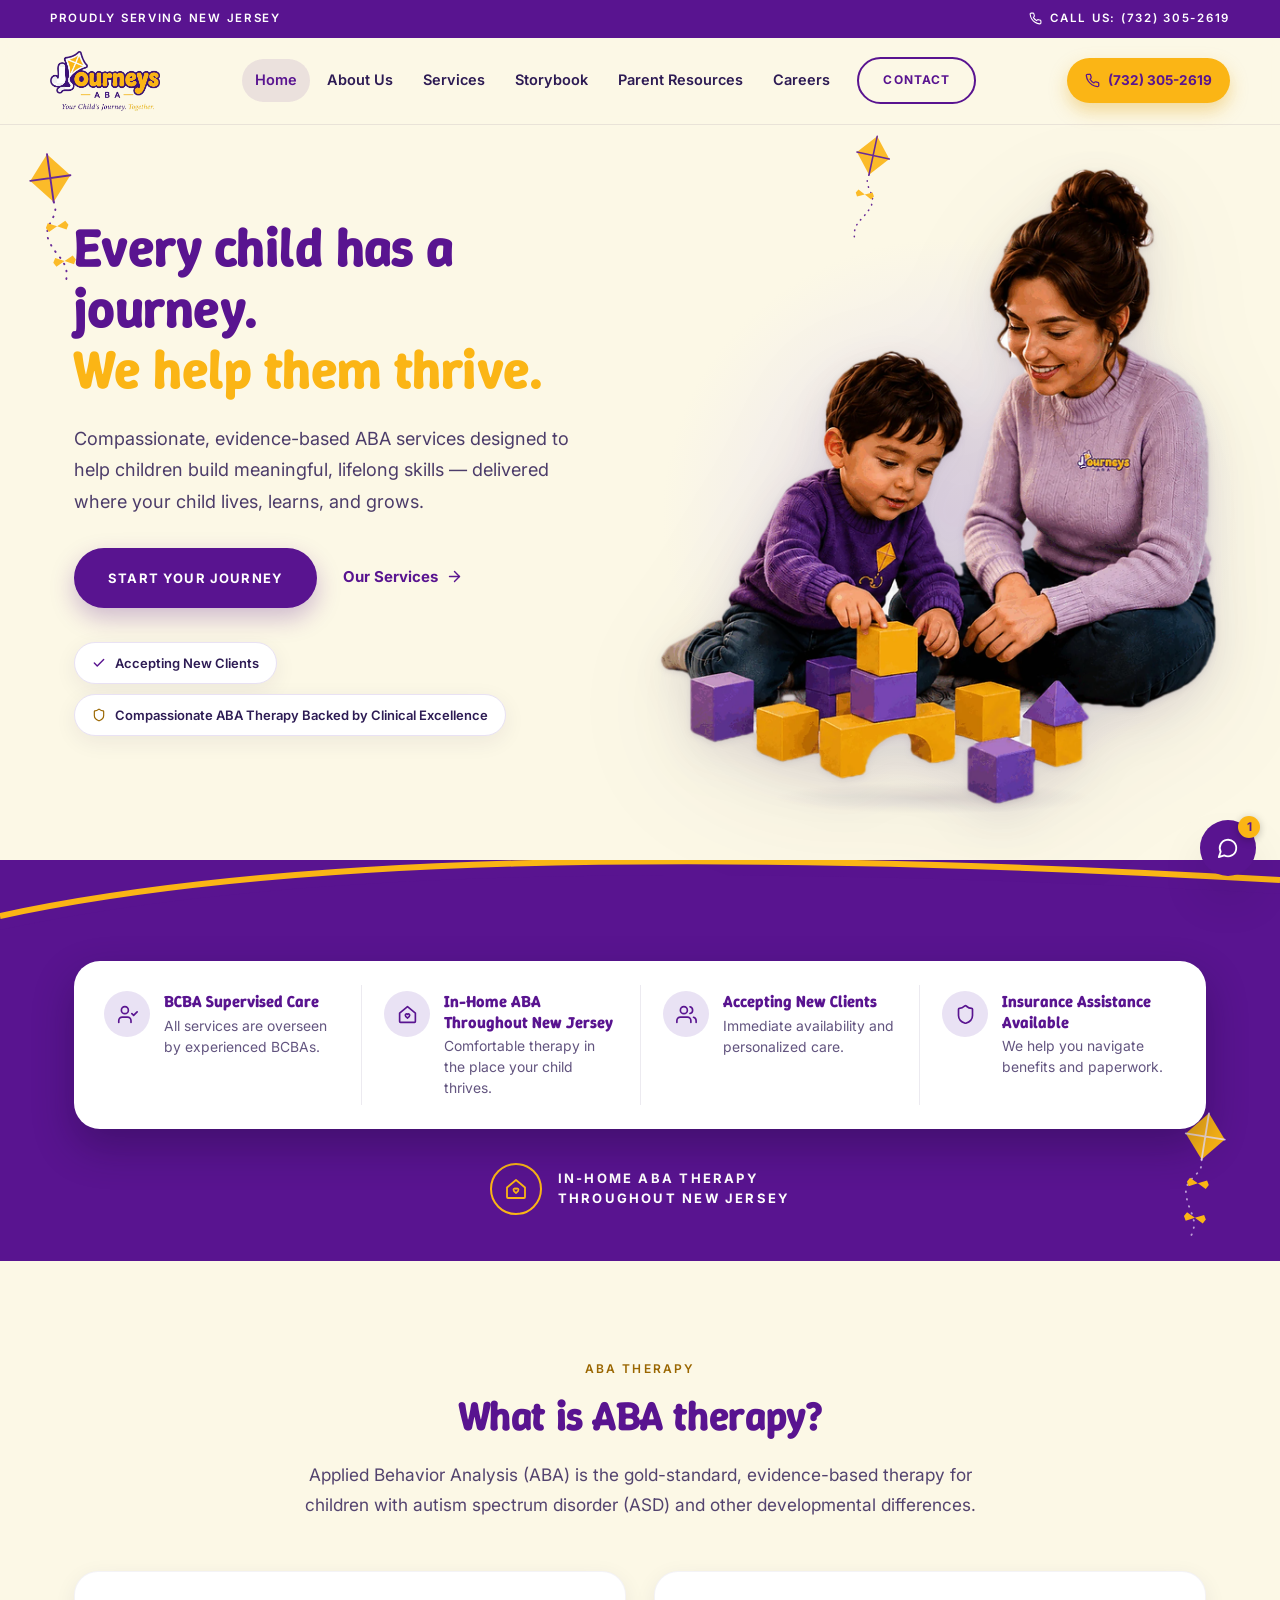
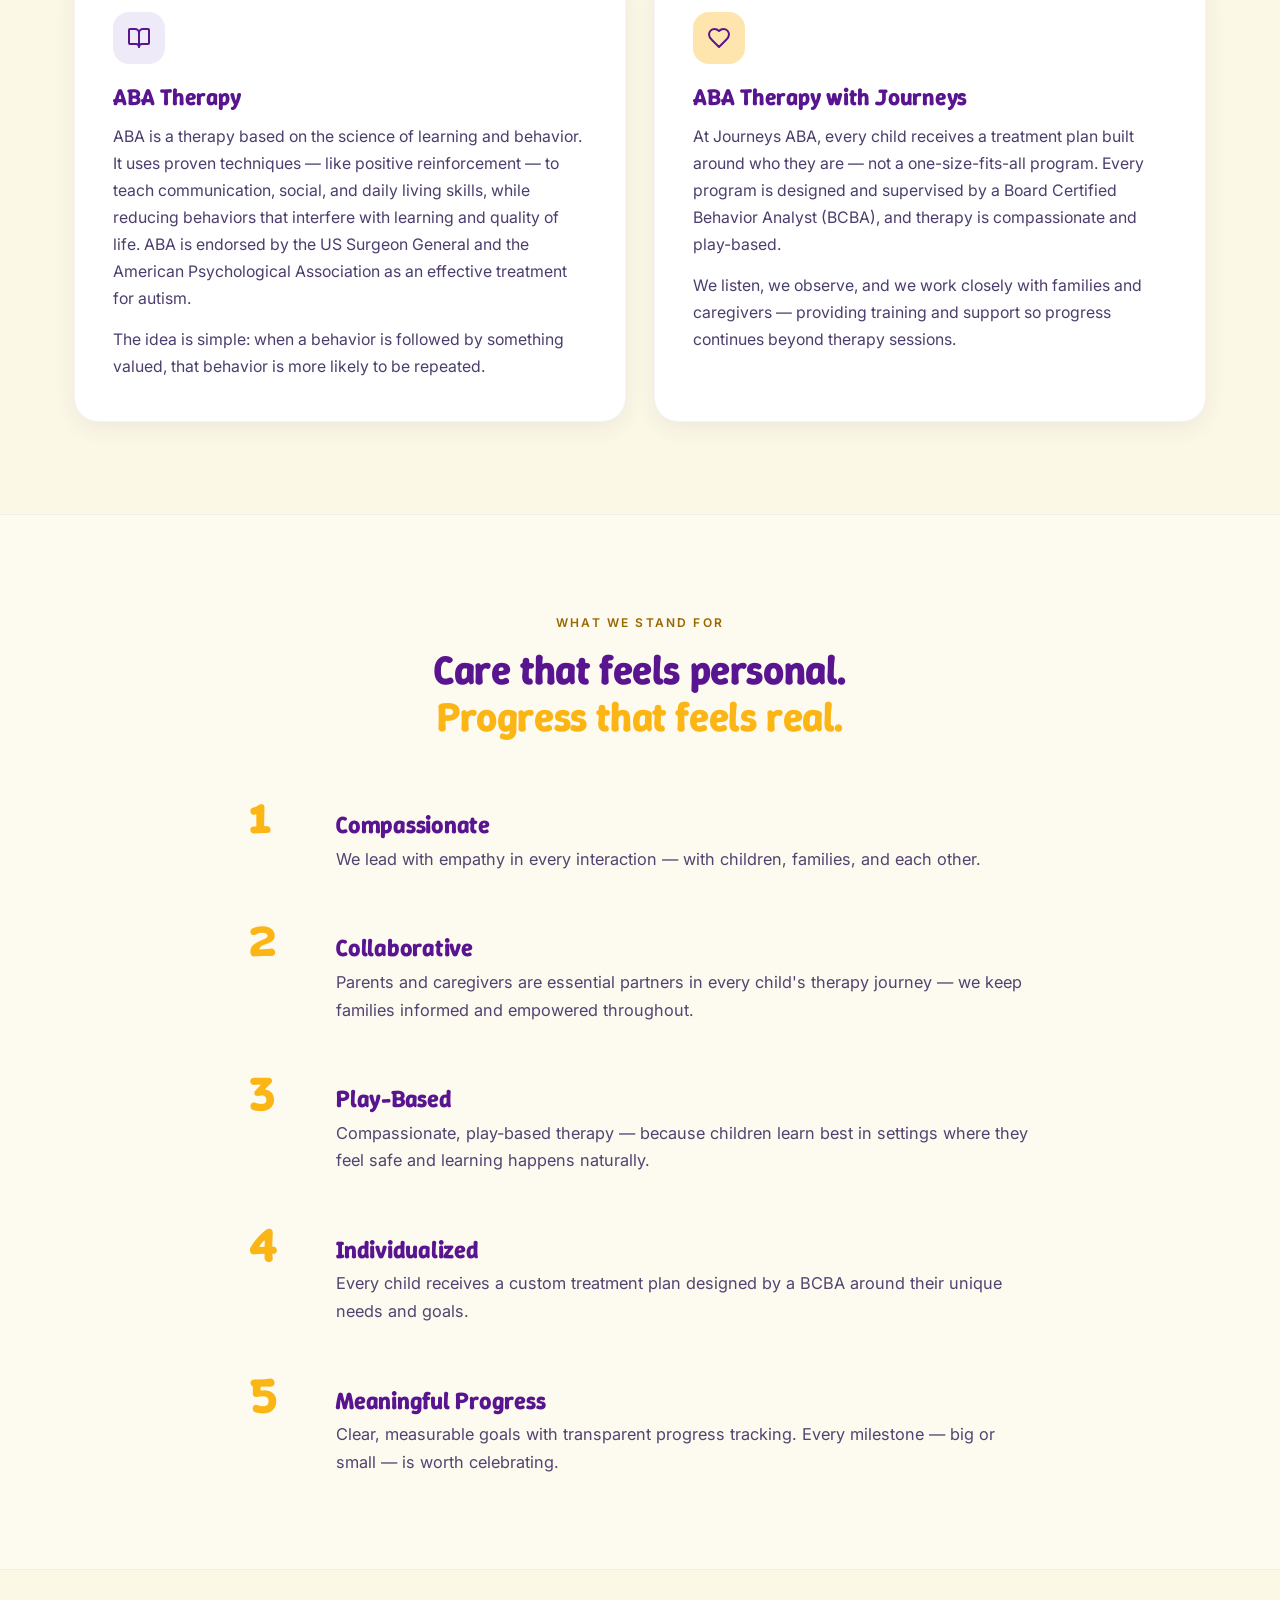
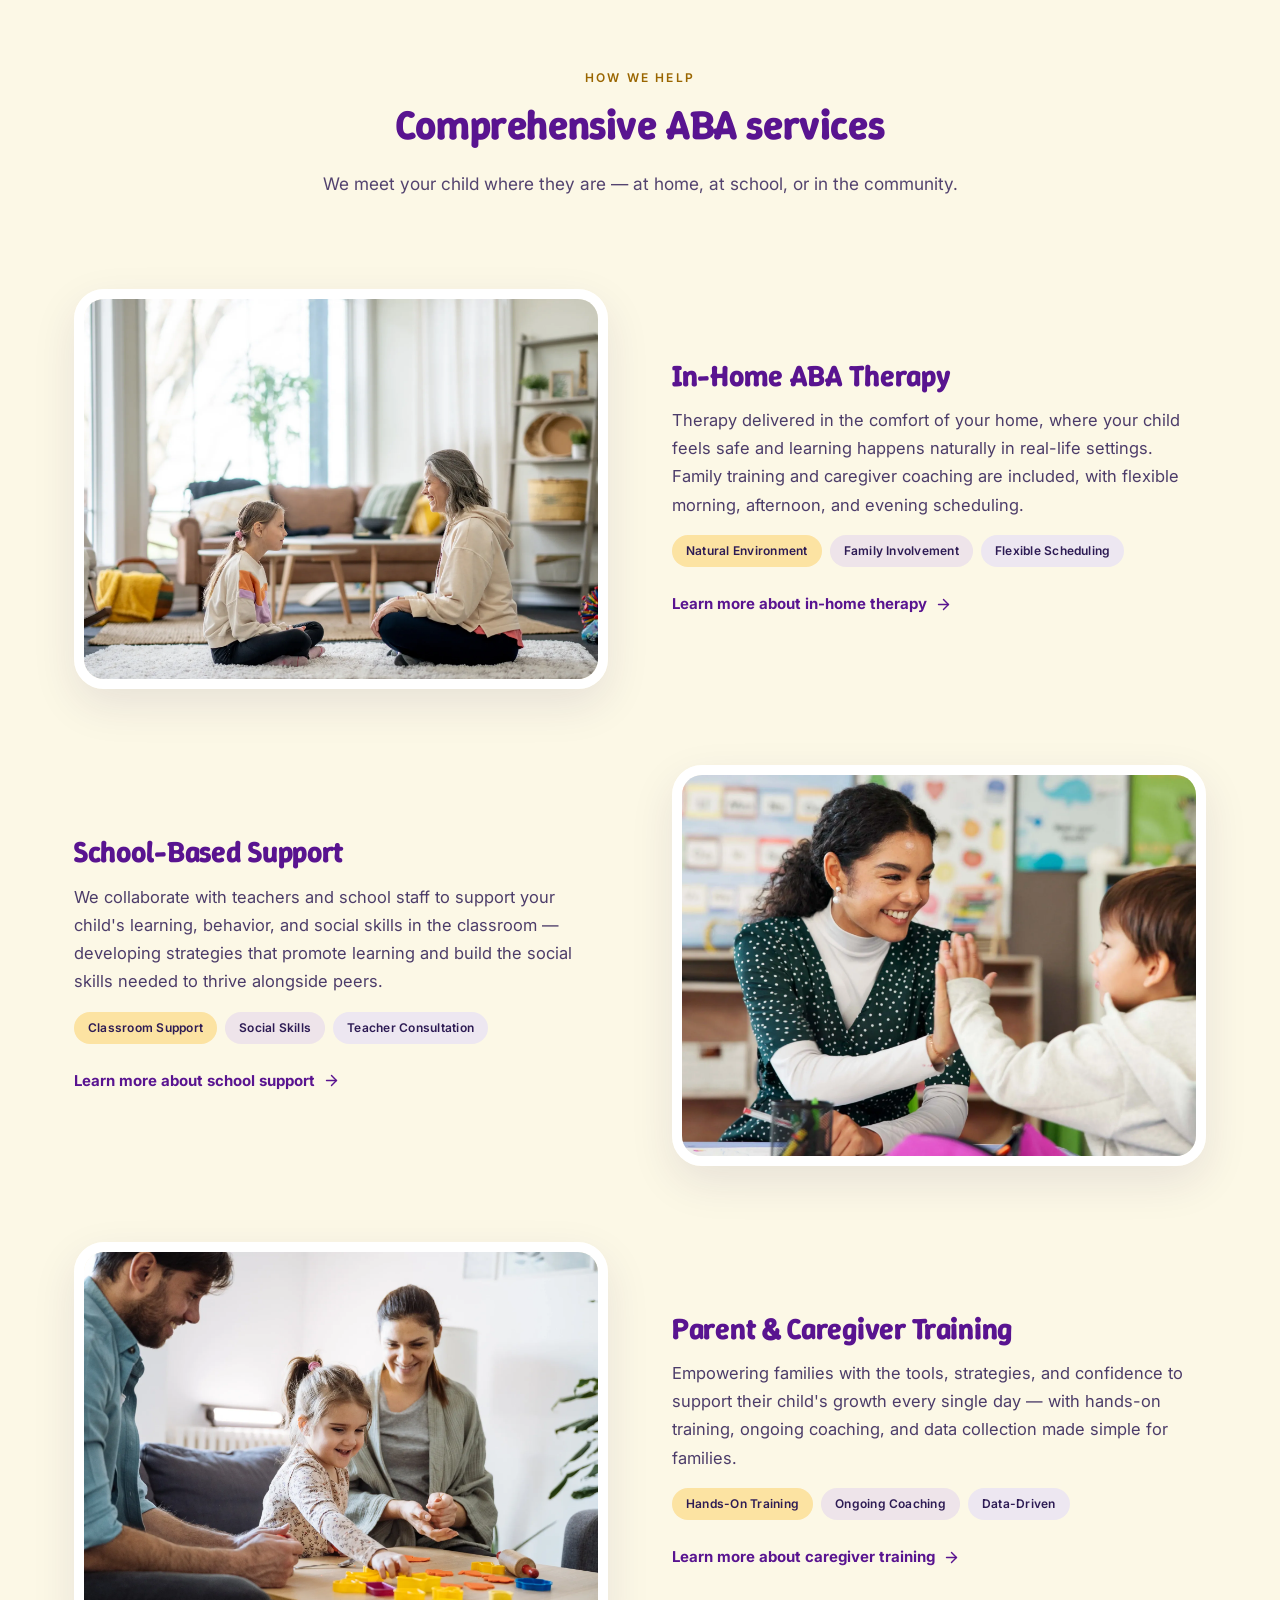
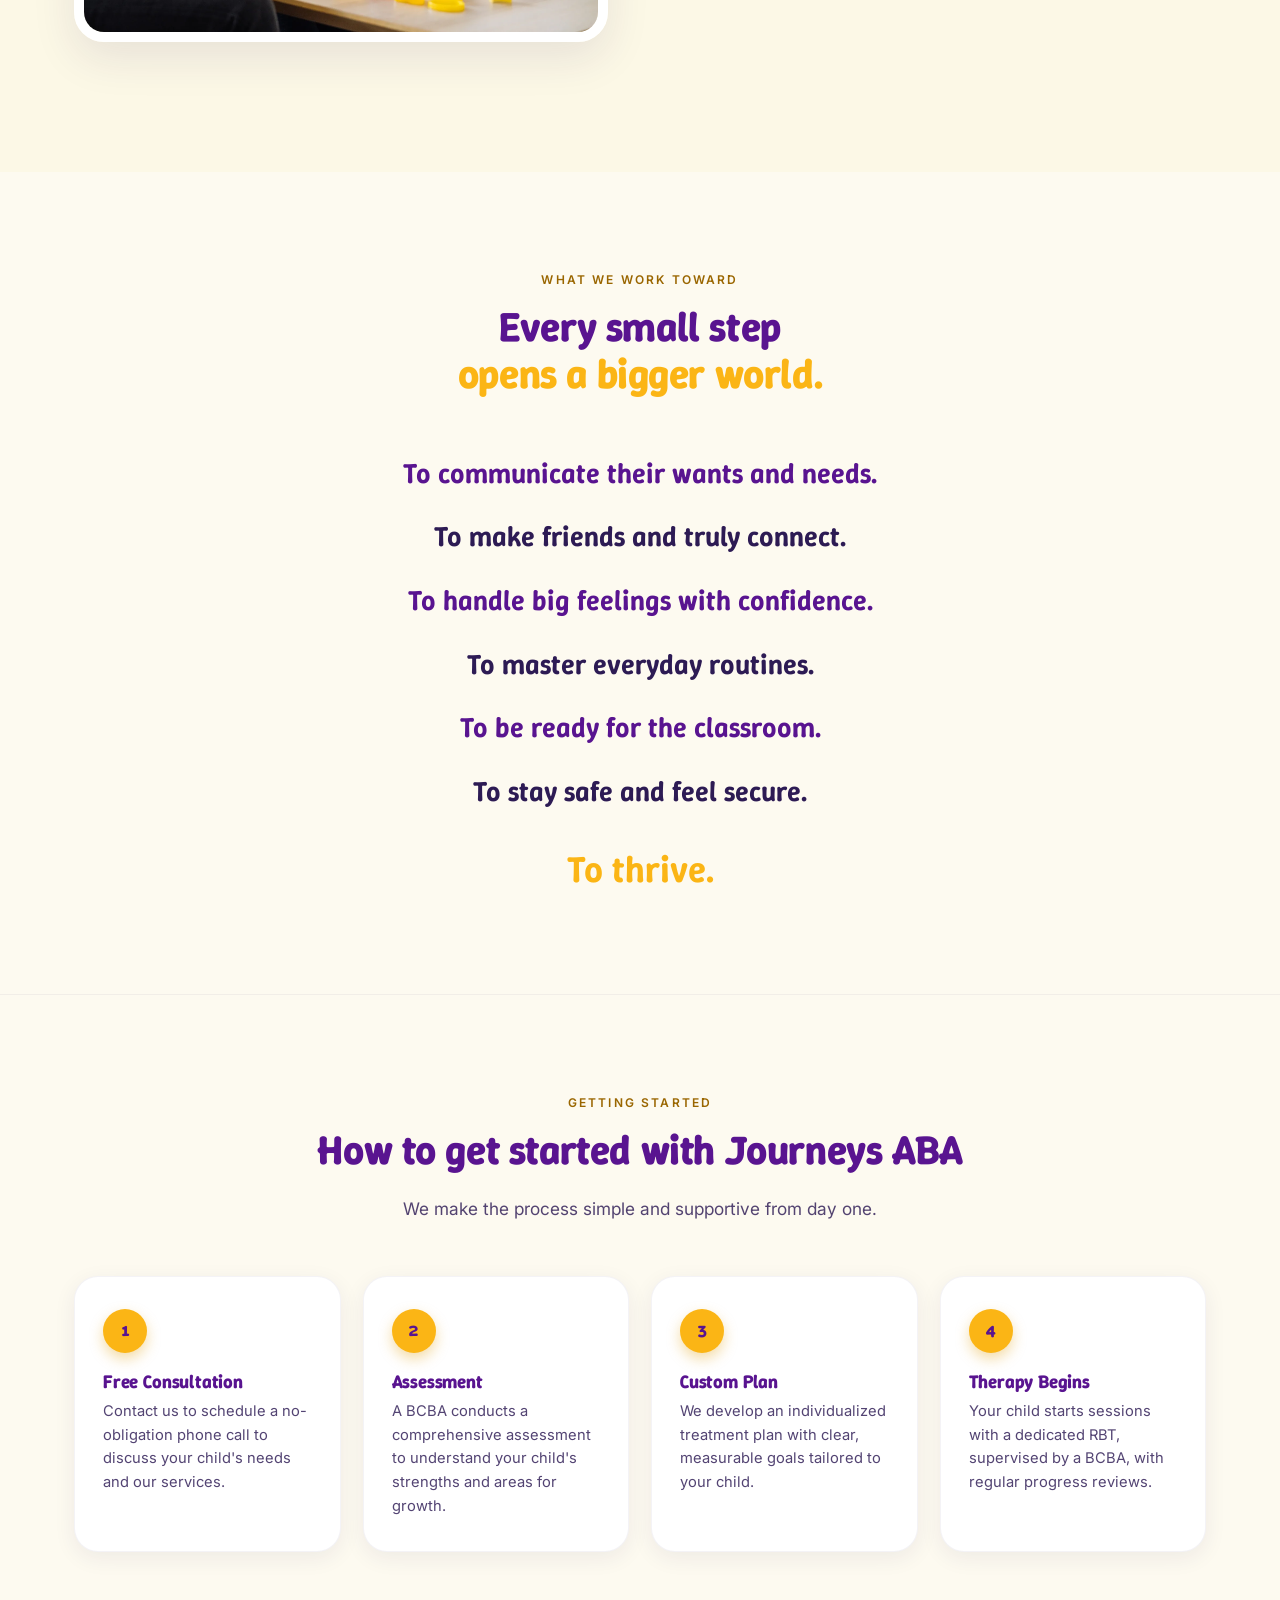
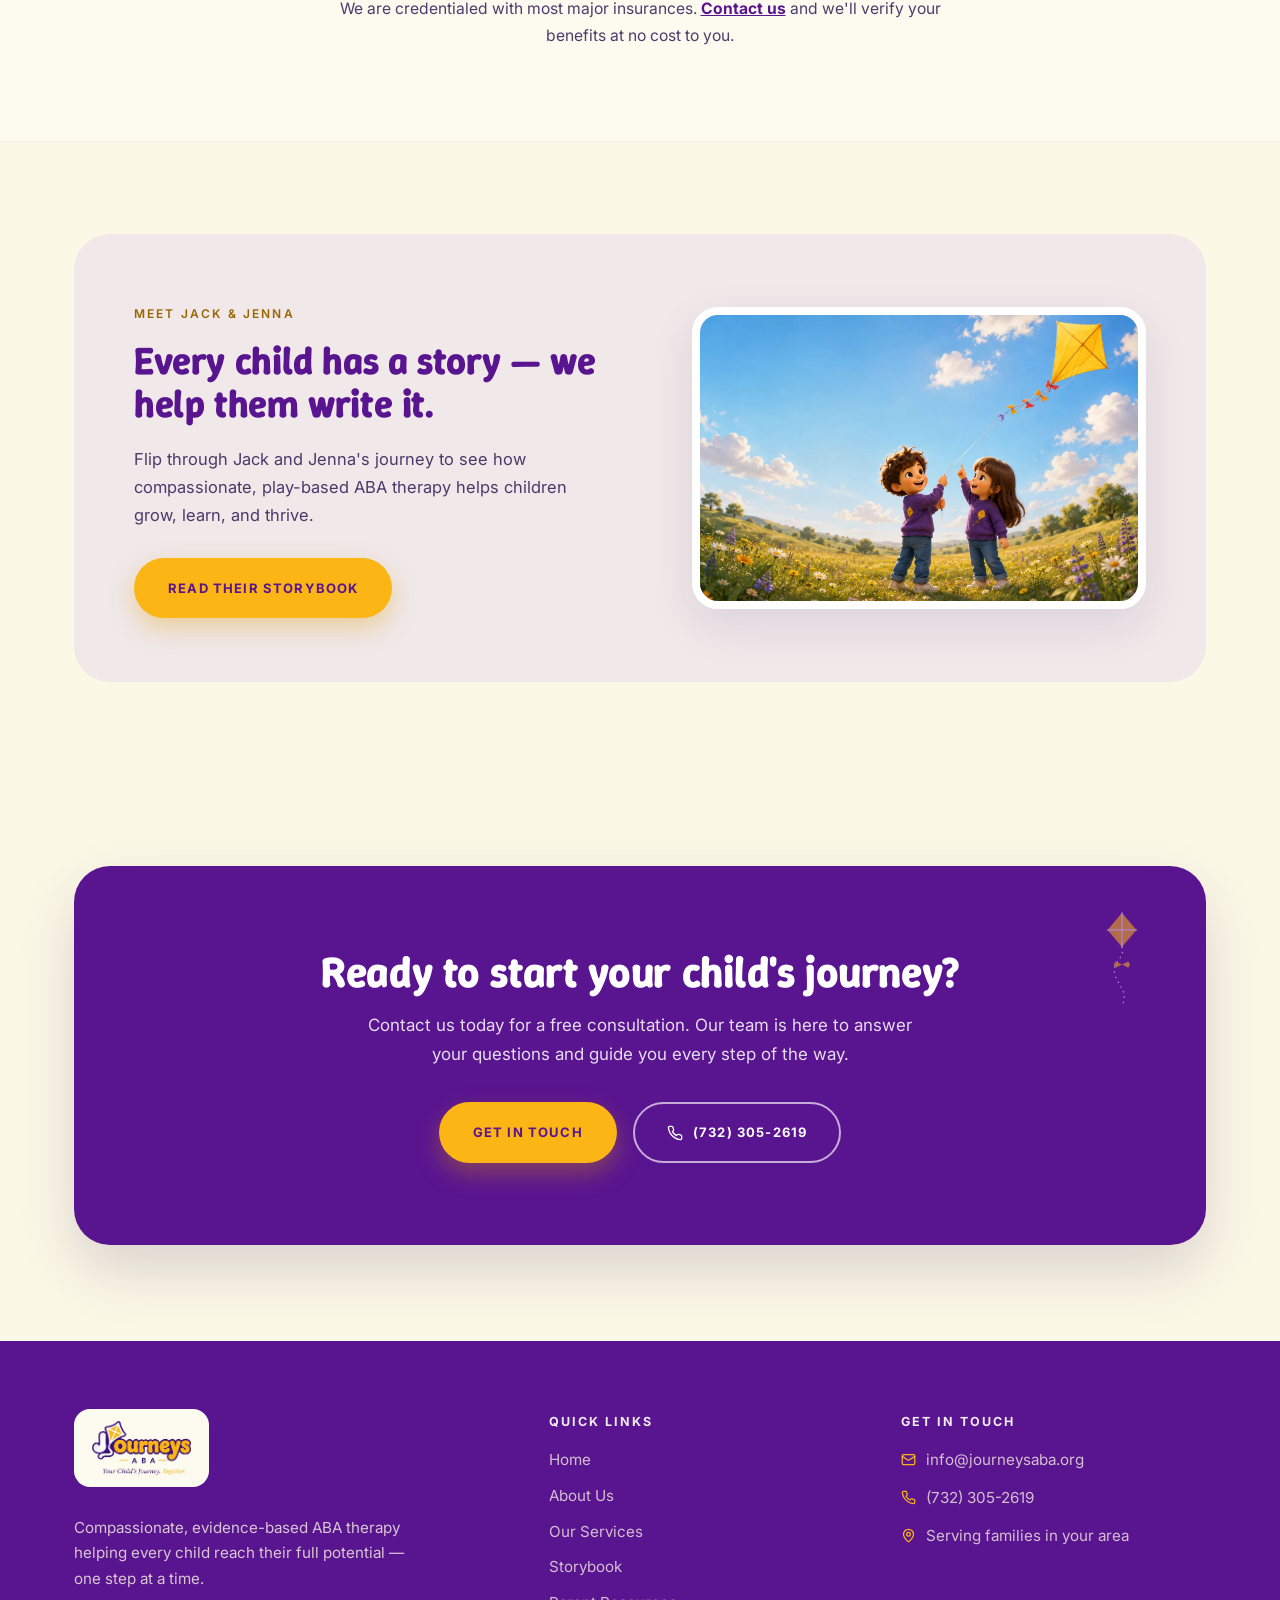
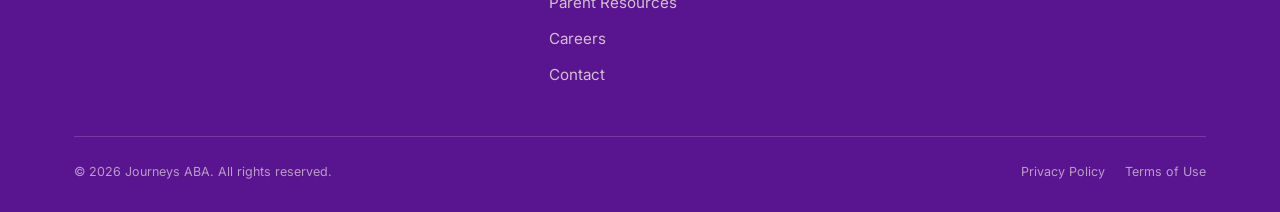
<file: index.html>
<!doctype html>
<html lang="en">
<head>
  <meta charset="UTF-8">
  <link rel="icon" href="images/favicon.ico">
  <meta name="viewport" content="width=device-width, initial-scale=1.0">
  <title>ABA Therapy in New Jersey — Journeys ABA</title>
  <link rel="canonical" href="https://journeysaba.org/">
  <meta name="description" content="In-home, school and community ABA therapy for children with autism across New Jersey. BCBA-supervised, evidence-based, and accepting new clients.">
  <meta property="og:title" content="ABA Therapy in New Jersey — Journeys ABA">
  <meta property="og:description" content="In-home, school and community ABA therapy for children with autism across New Jersey. BCBA-supervised, evidence-based, and accepting new clients.">
  <meta property="og:type" content="website">
  <meta property="og:url" content="https://journeysaba.org/">
  <meta property="og:site_name" content="Journeys ABA">
  <meta property="og:image" content="https://journeysaba.org/images/og-card.jpg">
  <meta property="og:image:alt" content="A Journeys ABA therapist working through picture flashcards with a young boy at a table">
  <meta name="twitter:card" content="summary_large_image">
  <meta name="theme-color" content="#591490">
  <link rel="preconnect" href="https://fonts.googleapis.com">
  <link rel="preconnect" href="https://fonts.gstatic.com" crossorigin>
  <link href="https://fonts.googleapis.com/css2?family=Inter:wght@400;500;600;700&amp;family=Winky+Sans:wght@500;600;700&amp;display=swap" rel="stylesheet">
  <link rel="stylesheet" href="home.css">
  <script type="application/ld+json">{"@context":"https://schema.org","@type":"MedicalBusiness","name":"Journeys ABA","url":"https://journeysaba.org/","description":"Journeys ABA provides evidence-based Applied Behavior Analysis therapy for children with autism and developmental differences. In-home, school, and community-based services in New Jersey.","areaServed":{"@type":"State","name":"New Jersey"},"medicalSpecialty":"Applied Behavior Analysis","telephone":"+17323052619","logo":"https://journeysaba.org/images/assets-journeys-logo-transparent.png","image":"https://journeysaba.org/images/og-card.jpg","email":"info@journeysaba.org","address":{"@type":"PostalAddress","addressRegion":"NJ","addressCountry":"US"},"openingHoursSpecification":[{"@type":"OpeningHoursSpecification","dayOfWeek":["Monday","Tuesday","Wednesday","Thursday","Friday"],"opens":"08:00","closes":"18:00"}],"hasMap":"https://maps.google.com/?cid=3416752066169093224","sameAs":["https://maps.google.com/?cid=3416752066169093224"]}</script>
</head>
<body>

  <!-- 1. Top bar -->
  <div class="topbar">
    <div class="container topbar-inner">
      <span>Proudly Serving New Jersey</span>
      <a href="tel:+17323052619" aria-label="Call Journeys ABA at (732) 305-2619">
        <svg xmlns="http://www.w3.org/2000/svg" width="13" height="13" viewBox="0 0 24 24" fill="none" stroke="currentColor" stroke-width="2" stroke-linecap="round" stroke-linejoin="round" aria-hidden="true"><path d="M22 16.92v3a2 2 0 0 1-2.18 2 19.79 19.79 0 0 1-8.63-3.07 19.5 19.5 0 0 1-6-6 19.79 19.79 0 0 1-3.07-8.67A2 2 0 0 1 4.11 2h3a2 2 0 0 1 2 1.72 12.84 12.84 0 0 0 .7 2.81 2 2 0 0 1-.45 2.11L8.09 9.91a16 16 0 0 0 6 6l1.27-1.27a2 2 0 0 1 2.11-.45 12.84 12.84 0 0 0 2.81.7A2 2 0 0 1 22 16.92z"></path></svg>
        Call Us: (732) 305-2619
      </a>
    </div>
  </div>

  <!-- 2. Header -->
  <header class="site-header" id="siteHeader">
    <div class="container header-inner">
      <a class="logo" href="index.html" aria-label="Journeys ABA — Home">
        <img src="images/assets-journeys-logo-transparent.png" alt="Journeys ABA logo — Your Child's Journey. Together.">
      </a>
      <nav class="nav" id="siteNav" aria-label="Main navigation">
        <a class="nav-link is-active" href="index.html" aria-current="page">Home</a>
        <a class="nav-link" href="about.html">About Us</a>
        <a class="nav-link" href="services.html">Services</a>
        <a class="nav-link" href="storybook.html">Storybook</a>
        <a class="nav-link" href="resources.html">Parent Resources</a>
        <a class="nav-link" href="careers.html">Careers</a>
        <a class="btn btn--nav-contact" href="contact.html">Contact</a>
      </nav>
      <a class="phone-pill" href="tel:+17323052619" aria-label="Call Journeys ABA at (732) 305-2619">
        <svg xmlns="http://www.w3.org/2000/svg" width="15" height="15" viewBox="0 0 24 24" fill="none" stroke="currentColor" stroke-width="2" stroke-linecap="round" stroke-linejoin="round" aria-hidden="true"><path d="M22 16.92v3a2 2 0 0 1-2.18 2 19.79 19.79 0 0 1-8.63-3.07 19.5 19.5 0 0 1-6-6 19.79 19.79 0 0 1-3.07-8.67A2 2 0 0 1 4.11 2h3a2 2 0 0 1 2 1.72 12.84 12.84 0 0 0 .7 2.81 2 2 0 0 1-.45 2.11L8.09 9.91a16 16 0 0 0 6 6l1.27-1.27a2 2 0 0 1 2.11-.45 12.84 12.84 0 0 0 2.81.7A2 2 0 0 1 22 16.92z"></path></svg>
        <span class="phone-num">(732) 305-2619</span>
      </a>
      <button class="menu-toggle" id="menuToggle" type="button" aria-expanded="false" aria-controls="siteNav" aria-label="Toggle menu">
        <svg class="icon-menu" xmlns="http://www.w3.org/2000/svg" width="22" height="22" viewBox="0 0 24 24" fill="none" stroke="currentColor" stroke-width="2" stroke-linecap="round" stroke-linejoin="round" aria-hidden="true"><line x1="4" x2="20" y1="6" y2="6"></line><line x1="4" x2="20" y1="12" y2="12"></line><line x1="4" x2="20" y1="18" y2="18"></line></svg>
        <svg class="icon-close" xmlns="http://www.w3.org/2000/svg" width="22" height="22" viewBox="0 0 24 24" fill="none" stroke="currentColor" stroke-width="2" stroke-linecap="round" stroke-linejoin="round" aria-hidden="true"><path d="M18 6 6 18"></path><path d="m6 6 12 12"></path></svg>
      </button>
    </div>
  </header>

  <main>

    <!-- 3. Hero -->
    <section class="hero">
      <span class="hero-kite hero-kite--a" aria-hidden="true"><svg viewBox="0 0 120 235" fill="none"><path d="M60 4 92 42 60 80 28 42Z" fill="#FBB515"/><path d="M60 4v76M28 42h64" stroke="#591490" stroke-width="3" stroke-linecap="round"/><path d="M60 80c8 26-24 32-16 60s28 36 18 66" stroke="#591490" stroke-width="3" stroke-dasharray="1 11" stroke-linecap="round"/><path d="M46 112 60 119 46 126 42 119Z M74 112 60 119 74 126 78 119Z" fill="#FBB515"/><path d="M50 168 64 175 50 182 46 175Z M78 168 64 175 78 182 82 175Z" fill="#FBB515"/></svg></span>
      <span class="hero-kite hero-kite--fly" aria-hidden="true"><svg viewBox="0 0 120 235" fill="none"><path d="M60 4 92 42 60 80 28 42Z" fill="#FBB515"/><path d="M60 4v76M28 42h64" stroke="#591490" stroke-width="3" stroke-linecap="round"/><path d="M60 80c8 26-24 32-16 60s28 36 18 66" stroke="#591490" stroke-width="3" stroke-dasharray="1 11" stroke-linecap="round"/><path d="M46 112 60 119 46 126 42 119Z M74 112 60 119 74 126 78 119Z" fill="#FBB515"/></svg></span>
      <span class="hero-kite hero-kite--b" aria-hidden="true"><svg viewBox="0 0 120 235" fill="none"><path d="M60 4 92 42 60 80 28 42Z" fill="#FBB515"/><path d="M60 4v76M28 42h64" stroke="#591490" stroke-width="3" stroke-linecap="round"/><path d="M60 80c-8 26 24 32 16 60s-28 36-18 66" stroke="#591490" stroke-width="3" stroke-dasharray="1 11" stroke-linecap="round"/><path d="M46 112 60 119 46 126 42 119Z M74 112 60 119 74 126 78 119Z" fill="#FBB515"/></svg></span>
      <div class="container">
        <div class="hero-grid">
        <div class="hero-copy">
          <h1 class="two-tone reveal">
            <span class="line-purple">Every child has a journey.</span>
            <span class="line-gold">We help them thrive.</span>
          </h1>
          <p class="hero-lead reveal" style="--d:.1s">Compassionate, evidence-based ABA services designed to help children build meaningful, lifelong skills — delivered where your child lives, learns, and grows.</p>
          <div class="hero-ctas reveal" style="--d:.15s">
            <a class="btn btn--purple" href="contact.html">Start Your Journey</a>
            <a class="link-arrow" href="services.html">Our Services
              <svg xmlns="http://www.w3.org/2000/svg" width="17" height="17" viewBox="0 0 24 24" fill="none" stroke="currentColor" stroke-width="2" stroke-linecap="round" stroke-linejoin="round" aria-hidden="true"><path d="M5 12h14"></path><path d="m12 5 7 7-7 7"></path></svg>
            </a>
          </div>
          <div class="hero-chips reveal" style="--d:.2s">
            <span class="chip chip--gold">
              <svg xmlns="http://www.w3.org/2000/svg" width="14" height="14" viewBox="0 0 24 24" fill="none" stroke="currentColor" stroke-width="2.4" stroke-linecap="round" stroke-linejoin="round" aria-hidden="true"><path d="M20 6 9 17l-5-5"></path></svg>
              Accepting New Clients
            </span>
            <span class="chip">
              <svg xmlns="http://www.w3.org/2000/svg" width="14" height="14" viewBox="0 0 24 24" fill="none" stroke="currentColor" stroke-width="2" stroke-linecap="round" stroke-linejoin="round" aria-hidden="true"><path d="M20 13c0 5-3.5 7.5-7.66 8.95a1 1 0 0 1-.67-.01C7.5 20.5 4 18 4 13V6a1 1 0 0 1 1-1c2 0 4.5-1.2 6.24-2.72a1.17 1.17 0 0 1 1.52 0C14.51 3.81 17 5 19 5a1 1 0 0 1 1 1z"></path></svg>
              Compassionate ABA Therapy Backed by Clinical Excellence
            </span>
          </div>
        </div>

        <div class="hero-art reveal" style="--d:.1s">
          <picture>
            <source srcset="images/home-hero-cutout-v10.webp" type="image/webp">
            <img src="images/home-hero-cutout-v10.jpg" alt="A Journeys ABA therapist in a Journeys sweater helping a young boy build a tower of purple and gold blocks" fetchpriority="high" width="1240" height="1411">
          </picture>
        </div>
        </div>
      </div>

      <div class="hero-foot">
        <span class="foot-kite" aria-hidden="true"><svg viewBox="0 0 120 235" fill="none"><path d="M60 4 92 42 60 80 28 42Z" fill="#FBB515"/><path d="M60 4v76M28 42h64" stroke="#F1E4FA" stroke-width="3" stroke-linecap="round" opacity=".8"/><path d="M60 80c8 26-24 32-16 60s28 36 18 66" stroke="#F1E4FA" stroke-width="3" stroke-dasharray="1 11" stroke-linecap="round" opacity=".65"/><path d="M46 112 60 119 46 126 42 119Z M74 112 60 119 74 126 78 119Z" fill="#FBB515"/><path d="M50 168 64 175 50 182 46 175Z M78 168 64 175 78 182 82 175Z" fill="#FBB515"/></svg></span>
        <svg class="hero-foot-curve" viewBox="0 0 1440 92" preserveAspectRatio="none" aria-hidden="true">
          <path d="M0 92V70C300 12 760 0 1440 34v58Z" fill="#591490"></path>
          <path d="M0 56C302 -2 762 -14 1440 20" fill="none" stroke="#FBB515" stroke-width="6"></path>
        </svg>
        <div class="container hero-foot-inner">
        <ul class="hero-features reveal" style="--d:.25s">
          <li>
            <span class="hf-ico" aria-hidden="true"><svg xmlns="http://www.w3.org/2000/svg" width="21" height="21" viewBox="0 0 24 24" fill="none" stroke="currentColor" stroke-width="1.9" stroke-linecap="round" stroke-linejoin="round"><path d="M16 21v-2a4 4 0 0 0-4-4H6a4 4 0 0 0-4 4v2"></path><circle cx="9" cy="7" r="4"></circle><path d="m17 11 2 2 4-4"></path></svg></span>
            <span><b>BCBA Supervised Care</b><span>All services are overseen by experienced BCBAs.</span></span>
          </li>
          <li>
            <span class="hf-ico" aria-hidden="true"><svg xmlns="http://www.w3.org/2000/svg" width="21" height="21" viewBox="0 0 24 24" fill="none" stroke="currentColor" stroke-width="1.9" stroke-linecap="round" stroke-linejoin="round"><path d="M3 10.5 12 3l9 7.5V20a1 1 0 0 1-1 1H4a1 1 0 0 1-1-1z"></path><path d="M12 16s-2.5-1.7-2.5-3.2a1.5 1.5 0 0 1 2.5-1.05A1.5 1.5 0 0 1 14.5 12.8C14.5 14.3 12 16 12 16"></path></svg></span>
            <span><b>In-Home ABA Throughout New Jersey</b><span>Comfortable therapy in the place your child thrives.</span></span>
          </li>
          <li>
            <span class="hf-ico" aria-hidden="true"><svg xmlns="http://www.w3.org/2000/svg" width="21" height="21" viewBox="0 0 24 24" fill="none" stroke="currentColor" stroke-width="1.9" stroke-linecap="round" stroke-linejoin="round"><path d="M17 21v-2a4 4 0 0 0-4-4H5a4 4 0 0 0-4 4v2"></path><circle cx="9" cy="7" r="4"></circle><path d="M23 21v-2a4 4 0 0 0-3-3.87"></path><path d="M16 3.13a4 4 0 0 1 0 7.75"></path></svg></span>
            <span><b>Accepting New Clients</b><span>Immediate availability and personalized care.</span></span>
          </li>
          <li>
            <span class="hf-ico" aria-hidden="true"><svg xmlns="http://www.w3.org/2000/svg" width="21" height="21" viewBox="0 0 24 24" fill="none" stroke="currentColor" stroke-width="1.9" stroke-linecap="round" stroke-linejoin="round"><path d="M20 13c0 5-3.5 7.5-7.66 8.95a1 1 0 0 1-.67-.01C7.5 20.5 4 18 4 13V6a1 1 0 0 1 1-1c2 0 4.5-1.2 6.24-2.72a1.17 1.17 0 0 1 1.52 0C14.51 3.81 17 5 19 5a1 1 0 0 1 1 1z"></path></svg></span>
            <span><b>Insurance Assistance Available</b><span>We help you navigate benefits and paperwork.</span></span>
          </li>
        </ul>

          <p class="hero-badge-line">
            <span class="hero-badge" aria-hidden="true"><svg xmlns="http://www.w3.org/2000/svg" width="24" height="24" viewBox="0 0 24 24" fill="none" stroke="currentColor" stroke-width="1.8" stroke-linecap="round" stroke-linejoin="round"><path d="M3 10.5 12 3l9 7.5V20a1 1 0 0 1-1 1H4a1 1 0 0 1-1-1z"></path><path d="M12 16s-2.5-1.7-2.5-3.2a1.5 1.5 0 0 1 2.5-1.05A1.5 1.5 0 0 1 14.5 12.8C14.5 14.3 12 16 12 16"></path></svg></span>
            <span class="hero-badge-text">In-Home ABA Therapy<br>Throughout New Jersey</span>
          </p>
        </div>
      </div>
    </section>

    <!-- 4. What is ABA therapy? -->
    <section class="section">
      <div class="container">
        <div class="section-head reveal">
          <span class="eyebrow">ABA Therapy</span>
          <h2>What is ABA therapy?</h2>
          <p class="lead">Applied Behavior Analysis (ABA) is the gold-standard, evidence-based therapy for children with autism spectrum disorder (ASD) and other developmental differences.</p>
        </div>
        <div class="aba-cards">
          <article class="card reveal">
            <div class="card-icon card-icon--pale" aria-hidden="true">
              <svg xmlns="http://www.w3.org/2000/svg" width="24" height="24" viewBox="0 0 24 24" fill="none" stroke="currentColor" stroke-width="2" stroke-linecap="round" stroke-linejoin="round"><path d="M12 7v14"></path><path d="M3 18a1 1 0 0 1-1-1V4a1 1 0 0 1 1-1h5a4 4 0 0 1 4 4 4 4 0 0 1 4-4h5a1 1 0 0 1 1 1v13a1 1 0 0 1-1 1h-6a3 3 0 0 0-3 3 3 3 0 0 0-3-3z"></path></svg>
            </div>
            <h3>ABA Therapy</h3>
            <p>ABA is a therapy based on the science of learning and behavior. It uses proven techniques — like positive reinforcement — to teach communication, social, and daily living skills, while reducing behaviors that interfere with learning and quality of life. ABA is endorsed by the US Surgeon General and the American Psychological Association as an effective treatment for autism.</p>
            <p>The idea is simple: when a behavior is followed by something valued, that behavior is more likely to be repeated.</p>
          </article>
          <article class="card reveal" style="--d:.1s">
            <div class="card-icon card-icon--butter" aria-hidden="true">
              <svg xmlns="http://www.w3.org/2000/svg" width="24" height="24" viewBox="0 0 24 24" fill="none" stroke="currentColor" stroke-width="2" stroke-linecap="round" stroke-linejoin="round"><path d="M19 14c1.49-1.46 3-3.21 3-5.5A5.5 5.5 0 0 0 16.5 3c-1.76 0-3 .5-4.5 2-1.5-1.5-2.74-2-4.5-2A5.5 5.5 0 0 0 2 8.5c0 2.3 1.5 4.05 3 5.5l7 7Z"></path></svg>
            </div>
            <h3>ABA Therapy with Journeys</h3>
            <p>At Journeys ABA, every child receives a treatment plan built around who they are — not a one-size-fits-all program. Every program is designed and supervised by a Board Certified Behavior Analyst (BCBA), and therapy is compassionate and play-based.</p>
            <p>We listen, we observe, and we work closely with families and caregivers — providing training and support so progress continues beyond therapy sessions.</p>
          </article>
        </div>
      </div>
    </section>

    <!-- 5. Values -->
    <section class="section values">
      <div class="container">
        <div class="section-head reveal">
          <span class="eyebrow">What We Stand For</span>
          <h2 class="two-tone">
            <span class="line-purple">Care that feels personal.</span>
            <span class="line-gold">Progress that feels real.</span>
          </h2>
        </div>
        <div class="values-list">
          <div class="value-row reveal">
            <div class="vnum" aria-hidden="true">1</div>
            <h3>Compassionate</h3>
            <p>We lead with empathy in every interaction — with children, families, and each other.</p>
          </div>
          <div class="value-row reveal" style="--d:.06s">
            <div class="vnum" aria-hidden="true">2</div>
            <h3>Collaborative</h3>
            <p>Parents and caregivers are essential partners in every child's therapy journey — we keep families informed and empowered throughout.</p>
          </div>
          <div class="value-row reveal" style="--d:.12s">
            <div class="vnum" aria-hidden="true">3</div>
            <h3>Play-Based</h3>
            <p>Compassionate, play-based therapy — because children learn best in settings where they feel safe and learning happens naturally.</p>
          </div>
          <div class="value-row reveal" style="--d:.18s">
            <div class="vnum" aria-hidden="true">4</div>
            <h3>Individualized</h3>
            <p>Every child receives a custom treatment plan designed by a BCBA around their unique needs and goals.</p>
          </div>
          <div class="value-row reveal" style="--d:.24s">
            <div class="vnum" aria-hidden="true">5</div>
            <h3>Meaningful Progress</h3>
            <p>Clear, measurable goals with transparent progress tracking. Every milestone — big or small — is worth celebrating.</p>
          </div>
        </div>
      </section>

    <!-- 6. Services -->
    <section class="section">
      <div class="container">
        <div class="section-head reveal">
          <span class="eyebrow">How We Help</span>
          <h2>Comprehensive ABA services</h2>
          <p class="lead">We meet your child where they are — at home, at school, or in the community.</p>
        </div>

        <div class="svc-row">
          <div class="svc-media reveal">
            <img src="images/home-services-in-home.webp" alt="A child and her therapist sitting cross-legged on a living room rug during an in-home ABA session" loading="lazy">
          </div>
          <div class="svc-copy reveal" style="--d:.1s">
            <h3>In-Home ABA Therapy</h3>
            <p>Therapy delivered in the comfort of your home, where your child feels safe and learning happens naturally in real-life settings. Family training and caregiver coaching are included, with flexible morning, afternoon, and evening scheduling.</p>
            <ul class="svc-tags">
              <li class="tag--butter">Natural Environment</li>
              <li class="tag--lilac">Family Involvement</li>
              <li class="tag--pale">Flexible Scheduling</li>
            </ul>
            <a class="link-arrow" href="services.html#in-home">Learn more about in-home therapy
              <svg xmlns="http://www.w3.org/2000/svg" width="17" height="17" viewBox="0 0 24 24" fill="none" stroke="currentColor" stroke-width="2" stroke-linecap="round" stroke-linejoin="round" aria-hidden="true"><path d="M5 12h14"></path><path d="m12 5 7 7-7 7"></path></svg>
            </a>
          </div>
        </div>

        <div class="svc-row svc-row--flip">
          <div class="svc-media reveal">
            <img src="images/home-services-school.webp" alt="A teacher giving a young boy a high-five at his desk in a colorful classroom" loading="lazy">
          </div>
          <div class="svc-copy reveal" style="--d:.1s">
            <h3>School-Based Support</h3>
            <p>We collaborate with teachers and school staff to support your child's learning, behavior, and social skills in the classroom — developing strategies that promote learning and build the social skills needed to thrive alongside peers.</p>
            <ul class="svc-tags">
              <li class="tag--butter">Classroom Support</li>
              <li class="tag--lilac">Social Skills</li>
              <li class="tag--pale">Teacher Consultation</li>
            </ul>
            <a class="link-arrow" href="services.html#school-based">Learn more about school support
              <svg xmlns="http://www.w3.org/2000/svg" width="17" height="17" viewBox="0 0 24 24" fill="none" stroke="currentColor" stroke-width="2" stroke-linecap="round" stroke-linejoin="round" aria-hidden="true"><path d="M5 12h14"></path><path d="m12 5 7 7-7 7"></path></svg>
            </a>
          </div>
        </div>

        <div class="svc-row">
          <div class="svc-media reveal">
            <img src="images/home-services-parent.webp" alt="Parents playing with their young daughter at a table with colorful play-dough shapes" loading="lazy">
          </div>
          <div class="svc-copy reveal" style="--d:.1s">
            <h3>Parent &amp; Caregiver Training</h3>
            <p>Empowering families with the tools, strategies, and confidence to support their child's growth every single day — with hands-on training, ongoing coaching, and data collection made simple for families.</p>
            <ul class="svc-tags">
              <li class="tag--butter">Hands-On Training</li>
              <li class="tag--lilac">Ongoing Coaching</li>
              <li class="tag--pale">Data-Driven</li>
            </ul>
            <a class="link-arrow" href="services.html#parent-training">Learn more about caregiver training
              <svg xmlns="http://www.w3.org/2000/svg" width="17" height="17" viewBox="0 0 24 24" fill="none" stroke="currentColor" stroke-width="2" stroke-linecap="round" stroke-linejoin="round" aria-hidden="true"><path d="M5 12h14"></path><path d="m12 5 7 7-7 7"></path></svg>
            </a>
          </div>
        </div>
      </div>
    </section>

    <!-- 7. Get started -->
    <section class="section aspire">
      <div class="container">
        <div class="section-head reveal">
          <span class="eyebrow">What We Work Toward</span>
          <h2 class="two-tone">
            <span class="line-purple">Every small step</span>
            <span class="line-gold">opens a bigger world.</span>
          </h2>
        </div>
        <ul class="aspire-list reveal">
          <li>To communicate their wants and needs.</li>
          <li>To make friends and truly connect.</li>
          <li>To handle big feelings with confidence.</li>
          <li>To master everyday routines.</li>
          <li>To be ready for the classroom.</li>
          <li>To stay safe and feel secure.</li>
          <li class="aspire-final">To thrive.</li>
        </ul>
      </div>
    </section>

    <section class="section values">
      <div class="container">
        <div class="section-head reveal">
          <span class="eyebrow">Getting Started</span>
          <h2>How to get started with Journeys ABA</h2>
          <p class="lead">We make the process simple and supportive from day one.</p>
        </div>
        <div class="steps">
          <article class="step-card reveal">
            <div class="step-num" aria-hidden="true">1</div>
            <h3>Free Consultation</h3>
            <p>Contact us to schedule a no-obligation phone call to discuss your child's needs and our services.</p>
          </article>
          <article class="step-card reveal" style="--d:.08s">
            <div class="step-num" aria-hidden="true">2</div>
            <h3>Assessment</h3>
            <p>A BCBA conducts a comprehensive assessment to understand your child's strengths and areas for growth.</p>
          </article>
          <article class="step-card reveal" style="--d:.16s">
            <div class="step-num" aria-hidden="true">3</div>
            <h3>Custom Plan</h3>
            <p>We develop an individualized treatment plan with clear, measurable goals tailored to your child.</p>
          </article>
          <article class="step-card reveal" style="--d:.24s">
            <div class="step-num" aria-hidden="true">4</div>
            <h3>Therapy Begins</h3>
            <p>Your child starts sessions with a dedicated RBT, supervised by a BCBA, with regular progress reviews.</p>
          </article>
        </div>
        <p class="insurance-note reveal">We are credentialed with most major insurances. <a href="contact.html">Contact us</a> and we'll verify your benefits at no cost to you.</p>
      </div>
    </section>

    <!-- 8. Storybook teaser -->
    <section class="section">
      <div class="container">
        <div class="storybook-band reveal">
          <div class="storybook-copy">
            <span class="eyebrow">Meet Jack &amp; Jenna</span>
            <h2>Every child has a story — we help them write it.</h2>
            <p>Flip through Jack and Jenna's journey to see how compassionate, play-based ABA therapy helps children grow, learn, and thrive.</p>
            <a class="btn btn--gold" href="storybook.html">Read Their Storybook</a>
          </div>
          <div class="storybook-media">
            <picture>
              <source srcset="images/illustrations-jack-jenna-together-3.webp" type="image/webp">
              <img src="images/illustrations-jack-jenna-together-3.jpg" alt="Jack and Jenna flying a yellow kite together in a flower-filled meadow" loading="lazy">
            </picture>
          </div>
        </div>
      </div>
    </section>

    <!-- 9. Final CTA -->
    <section class="section" style="padding-bottom:0;">
      <div class="container">
        <div class="cta-band reveal">
          <span class="cta-kite" aria-hidden="true"><svg viewBox="0 0 120 235" fill="none"><path d="M60 4 92 42 60 80 28 42Z" fill="#FBB515"/><path d="M60 4v76M28 42h64" stroke="#F1E4FA" stroke-width="3" stroke-linecap="round"/><path d="M60 80c8 26-24 32-16 60s28 36 18 66" stroke="#F1E4FA" stroke-width="3" stroke-dasharray="1 11" stroke-linecap="round"/><path d="M46 112 60 119 46 126 42 119Z M74 112 60 119 74 126 78 119Z" fill="#FBB515"/></svg></span>
          <h2>Ready to start your child's journey?</h2>
          <p>Contact us today for a free consultation. Our team is here to answer your questions and guide you every step of the way.</p>
          <div class="cta-actions">
            <a class="btn btn--gold" href="contact.html">Get In Touch</a>
            <a class="btn btn--outline-white" href="tel:+17323052619">
              <svg xmlns="http://www.w3.org/2000/svg" width="16" height="16" viewBox="0 0 24 24" fill="none" stroke="currentColor" stroke-width="2" stroke-linecap="round" stroke-linejoin="round" aria-hidden="true"><path d="M22 16.92v3a2 2 0 0 1-2.18 2 19.79 19.79 0 0 1-8.63-3.07 19.5 19.5 0 0 1-6-6 19.79 19.79 0 0 1-3.07-8.67A2 2 0 0 1 4.11 2h3a2 2 0 0 1 2 1.72 12.84 12.84 0 0 0 .7 2.81 2 2 0 0 1-.45 2.11L8.09 9.91a16 16 0 0 0 6 6l1.27-1.27a2 2 0 0 1 2.11-.45 12.84 12.84 0 0 0 2.81.7A2 2 0 0 1 22 16.92z"></path></svg>
              (732) 305-2619
            </a>
          </div>
        </div>
      </div>
    </section>

  </main>

  <!-- 10. Footer -->
  <footer class="footer">
    <div class="container">
      <div class="footer-grid">
        <div>
          <div class="footer-logo-chip">
            <img src="images/assets-journeys-logo-transparent.png" alt="Journeys ABA logo — Your Child's Journey. Together.">
          </div>
          <p class="footer-tagline">Compassionate, evidence-based ABA therapy helping every child reach their full potential — one step at a time.</p>
        </div>
        <div>
          <h4>Quick Links</h4>
          <nav class="footer-links" aria-label="Footer navigation">
            <a href="index.html">Home</a>
            <a href="about.html">About Us</a>
            <a href="services.html">Our Services</a>
            <a href="storybook.html">Storybook</a>
            <a href="resources.html">Parent Resources</a>
            <a href="careers.html">Careers</a>
            <a href="contact.html">Contact</a>
          </nav>
        </div>
        <div>
          <h4>Get In Touch</h4>
          <div class="footer-contact">
            <a href="mailto:info@journeysaba.org">
              <svg xmlns="http://www.w3.org/2000/svg" width="15" height="15" viewBox="0 0 24 24" fill="none" stroke="currentColor" stroke-width="2" stroke-linecap="round" stroke-linejoin="round" aria-hidden="true"><rect width="20" height="16" x="2" y="4" rx="2"></rect><path d="m22 7-8.97 5.7a1.94 1.94 0 0 1-2.06 0L2 7"></path></svg>
              info@journeysaba.org
            </a>
            <a href="tel:+17323052619">
              <svg xmlns="http://www.w3.org/2000/svg" width="15" height="15" viewBox="0 0 24 24" fill="none" stroke="currentColor" stroke-width="2" stroke-linecap="round" stroke-linejoin="round" aria-hidden="true"><path d="M22 16.92v3a2 2 0 0 1-2.18 2 19.79 19.79 0 0 1-8.63-3.07 19.5 19.5 0 0 1-6-6 19.79 19.79 0 0 1-3.07-8.67A2 2 0 0 1 4.11 2h3a2 2 0 0 1 2 1.72 12.84 12.84 0 0 0 .7 2.81 2 2 0 0 1-.45 2.11L8.09 9.91a16 16 0 0 0 6 6l1.27-1.27a2 2 0 0 1 2.11-.45 12.84 12.84 0 0 0 2.81.7A2 2 0 0 1 22 16.92z"></path></svg>
              (732) 305-2619
            </a>
            <span class="footer-line">
              <svg xmlns="http://www.w3.org/2000/svg" width="15" height="15" viewBox="0 0 24 24" fill="none" stroke="currentColor" stroke-width="2" stroke-linecap="round" stroke-linejoin="round" aria-hidden="true"><path d="M20 10c0 4.993-5.539 10.193-7.399 11.799a1 1 0 0 1-1.202 0C9.539 20.193 4 14.993 4 10a8 8 0 0 1 16 0"></path><circle cx="12" cy="10" r="3"></circle></svg>
              Serving families in your area
            </span>
          </div>
        </div>
      </div>
      <div class="footer-bottom">
        <p style="margin:0;">© 2026 Journeys ABA. All rights reserved.</p>
        <nav aria-label="Legal">
          <a href="privacy.html">Privacy Policy</a>
          <a href="terms.html">Terms of Use</a>
        </nav>
      </div>
    </div>
  </footer>

  <!-- 11. Chat assistant (same widget as the rest of the site; site.js rebuilds the popup into the AI chat) -->
  <div id="lsb-chat-pop" style="display:none;position:fixed;bottom:92px;right:24px;z-index:70;background:#fff;border-radius:16px;box-shadow:0 20px 40px rgba(0,0,0,.18);padding:20px;width:280px;font-family:'Open Sans',sans-serif;"><h4 style="font-family:Nunito,sans-serif;font-weight:800;color:#591490;font-size:17px;margin-bottom:10px;">Questions? We're here.</h4><a href="tel:+17323052619" style="display:block;padding:10px 12px;margin-bottom:8px;background:#F1EBF9;border-radius:10px;color:#591490;font-weight:700;text-decoration:none;">&#128222; Call (732) 305-2619</a><a href="mailto:info@journeysaba.org" style="display:block;padding:10px 12px;margin-bottom:8px;background:#F1EBF9;border-radius:10px;color:#591490;font-weight:700;text-decoration:none;">&#9993;&#65039; info@journeysaba.org</a><a href="contact.html" style="display:block;padding:10px 12px;background:#FBB515;border-radius:10px;color:#591490;font-weight:700;text-decoration:none;text-align:center;">Request a Free Consultation</a></div>
  <button id="lsb-chat" style="position:fixed;bottom:24px;right:24px;z-index:50;width:56px;height:56px;border-radius:9999px;background:#591490;color:#fff;border:0;cursor:pointer;box-shadow:0 25px 50px -12px rgba(0,0,0,.25);display:flex;align-items:center;justify-content:center;" aria-label="Contact us"><svg xmlns="http://www.w3.org/2000/svg" width="22" height="22" viewBox="0 0 24 24" fill="none" stroke="currentColor" stroke-width="2" stroke-linecap="round" stroke-linejoin="round"><path d="M7.9 20A9 9 0 1 0 4 16.1L2 22Z"></path></svg></button>

  <script>
    (function () {
      // Mobile menu toggle
      var header = document.getElementById('siteHeader');
      var toggle = document.getElementById('menuToggle');
      if (toggle) {
        toggle.addEventListener('click', function () {
          var open = header.classList.toggle('menu-open');
          toggle.setAttribute('aria-expanded', open ? 'true' : 'false');
        });
      }

      // Fade-up on scroll
      var items = document.querySelectorAll('.reveal');
      if ('IntersectionObserver' in window) {
        var io = new IntersectionObserver(function (entries) {
          entries.forEach(function (entry) {
            if (entry.isIntersecting) {
              entry.target.classList.add('is-in');
              io.unobserve(entry.target);
            }
          });
        }, { threshold: 0.12, rootMargin: '0px 0px -40px 0px' });
        items.forEach(function (el) { io.observe(el); });
      } else {
        items.forEach(function (el) { el.classList.add('is-in'); });
      }
    })();
  </script>

  <script>
    /* Chat bubble -> AI assistant (OpenAI via Cloudflare Worker proxy).
       Mirrors the chat init in site.js — site.js itself is not loaded here because
       its mobile-menu code would duplicate this page's own menu toggle. */
    (function () {
      var chat = document.getElementById('lsb-chat');
      if (!chat) return;
      var pop = document.getElementById('lsb-chat-pop');
      var CHAT_API = 'https://journeysaba-chat.avrumy95.workers.dev';
      var history = []; // {role, content} pairs sent to the assistant
      var busy = false;

      pop.style.width = 'min(340px, calc(100vw - 32px))';
      pop.style.padding = '0';
      pop.style.overflow = 'hidden';
      pop.innerHTML =
        '<div style="background:#591490;color:#fff;padding:14px 18px 14px 46px;position:relative;">' +
        '<button id="lsb-chat-x" type="button" aria-label="Close chat" style="position:absolute;left:10px;top:14px;width:28px;height:28px;border:0;border-radius:8px;background:rgba(255,255,255,.16);color:#fff;font-size:14px;line-height:1;cursor:pointer;">&#10005;</button>' +
          '<div style="font-family:Nunito,sans-serif;font-weight:800;font-size:16px;">Journeys ABA Assistant</div>' +
          '<div style="font-size:12px;opacity:.85;">Ask about ABA therapy, insurance, or getting started</div>' +
        '<button id="lsb-human" type="button" style="margin-top:9px;background:rgba(255,255,255,.14);border:1px solid rgba(255,255,255,.4);color:#fff;border-radius:999px;padding:5px 13px;font:600 11.5px Inter,sans-serif;cursor:pointer;">&#128100; Talk to a person</button>' +
        '</div>' +
        '<div id="lsb-chat-msgs" style="height:clamp(140px, calc(100vh - 360px), 300px);overflow-y:auto;padding:14px;background:#FAF7FE;display:flex;flex-direction:column;gap:8px;"></div>' +
        '<form id="lsb-chat-form" style="display:flex;gap:8px;padding:10px;border-top:1px solid #E9E2F4;background:#fff;">' +
          '<input id="lsb-chat-in" type="text" placeholder="Type your question&hellip;" autocomplete="off" maxlength="600" ' +
            'style="flex:1;border:1.5px solid #DFD3F0;border-radius:10px;padding:9px 12px;font-family:\'Open Sans\',sans-serif;font-size:14px;outline-color:#591490;" />' +
          '<button type="submit" aria-label="Send" style="background:#FBB515;color:#591490;border:0;border-radius:10px;width:42px;cursor:pointer;font-size:16px;">&#10148;</button>' +
        '</form>' +
        '<div style="padding:7px 12px;background:#fff;border-top:1px solid #EFE9F8;text-align:center;font-size:12px;">' +
          'Prefer to talk? <a href="tel:+17323052619" style="color:#9A6600;font-weight:700;text-decoration:none;">(732) 305-2619</a>' +
        '</div>';

      var closeEl = pop.querySelector('#lsb-chat-x');
      if (closeEl) closeEl.addEventListener('click', function (e) {
        e.stopPropagation();
        pop.style.display = 'none';
      });
      var msgsEl = pop.querySelector('#lsb-chat-msgs');
      var formEl = pop.querySelector('#lsb-chat-form');
      var inEl = pop.querySelector('#lsb-chat-in');

      function showHumanForm() {
        var existing = pop.querySelector('#lsb-hform');
        if (existing) { existing.scrollIntoView({ block: 'nearest' }); return; }
        var b = document.createElement('div');
        b.style.cssText = 'align-self:flex-start;background:#fff;color:#2D1B54;border:1px solid #E9E2F4;border-radius:14px 14px 14px 4px;padding:12px 13px;max-width:92%;font-size:13.5px;font-family:Inter,sans-serif;';
        b.innerHTML =
          '<div style="font-weight:700;margin-bottom:8px;">Happy to have a real person call you back! Just leave your details:</div>' +
          '<form id="lsb-hform">' +
            '<input name="name" required placeholder="Your name" style="width:100%;box-sizing:border-box;border:1.5px solid #DFD3F0;border-radius:9px;padding:8px 10px;margin-bottom:7px;font:13.5px Inter,sans-serif;" />' +
            '<input name="phone" required placeholder="Phone number" type="tel" style="width:100%;box-sizing:border-box;border:1.5px solid #DFD3F0;border-radius:9px;padding:8px 10px;margin-bottom:7px;font:13.5px Inter,sans-serif;" />' +
            '<input name="note" placeholder="What is it about? (optional)" style="width:100%;box-sizing:border-box;border:1.5px solid #DFD3F0;border-radius:9px;padding:8px 10px;margin-bottom:9px;font:13.5px Inter,sans-serif;" />' +
            '<button type="submit" style="width:100%;background:#591490;color:#fff;border:0;border-radius:999px;padding:10px;font:700 12.5px Inter,sans-serif;letter-spacing:.05em;cursor:pointer;">REQUEST A CALL BACK</button>' +
          '</form>';
        msgsEl.appendChild(b);
        msgsEl.scrollTop = msgsEl.scrollHeight;
        var hf = b.querySelector('#lsb-hform');
        hf.addEventListener('submit', function (ev) {
          ev.preventDefault();
          var btn = hf.querySelector('button');
          btn.disabled = true; btn.textContent = 'SENDING\u2026';
          fetch('https://bhwebs.com/jaba/callback', {
            method: 'POST',
            headers: { 'Content-Type': 'application/json', 'Accept': 'application/json' },
            body: JSON.stringify({
              _subject: 'Website chat: please call back',
              _template: 'table',
              name: hf.querySelector('[name=name]').value,
              phone: hf.querySelector('[name=phone]').value,
              about: hf.querySelector('[name=note]').value || '(not given)',
              page: location.pathname
            })
          }).then(function (r) { return r.json(); }).then(function () {
            b.innerHTML = '<b>Got it!</b> Someone from Journeys ABA will call you back as soon as possible \u2014 usually the same business day.';
            msgsEl.scrollTop = msgsEl.scrollHeight;
          }).catch(function () {
            b.innerHTML = 'Hmm, that didn\u2019t go through \u2014 please call us directly at <a href="tel:+17323052619" style="color:#591490;font-weight:700;">(732) 305-2619</a>.';
          });
        });
      }
      var humanBtn = pop.querySelector('#lsb-human');
      if (humanBtn) humanBtn.addEventListener('click', showHumanForm);

      function addMsg(text, who) {
        var b = document.createElement('div');
        b.style.cssText = who === 'user'
          ? 'align-self:flex-end;background:#591490;color:#fff;border-radius:14px 14px 4px 14px;padding:9px 13px;max-width:85%;font-size:14px;line-height:1.45;font-family:\'Open Sans\',sans-serif;white-space:pre-wrap;'
          : 'align-self:flex-start;background:#fff;color:#2D1B54;border:1px solid #E9E2F4;border-radius:14px 14px 14px 4px;padding:9px 13px;max-width:85%;font-size:14px;line-height:1.45;font-family:\'Open Sans\',sans-serif;white-space:pre-wrap;';
        b.textContent = text;
        msgsEl.appendChild(b);
        msgsEl.scrollTop = msgsEl.scrollHeight;
        return b;
      }

      addMsg('Hi! 👋 I’m the Journeys ABA assistant. Ask me anything about ABA therapy, our services, insurance, or how to get started!', 'bot');

      formEl.addEventListener('submit', function (e) {
        e.preventDefault();
        var q = inEl.value.replace(/^\s+|\s+$/g, '');
        if (!q || busy) return;
        inEl.value = '';
        addMsg(q, 'user');
        history.push({ role: 'user', content: q });
        if (/\b(real person|human|an agent|a person|someone (real|live)|speak (to|with) (someone|a person|a human)|talk (to|with) (someone|a person|a human)|call me( back)?)\b/i.test(q)) {
          showHumanForm();
          return;
        }
        busy = true;
        var typing = addMsg('• • •', 'bot');
        typing.style.opacity = '.55';
        fetch(CHAT_API, {
          method: 'POST',
          headers: { 'Content-Type': 'application/json' },
          body: JSON.stringify({ messages: history.slice(-10) }),
        }).then(function (r) { return r.json(); }).then(function (j) {
          var reply = (j && j.reply) || 'I’m having trouble right now — please call us at (732) 305-2619!';
          typing.style.opacity = '1';
          typing.textContent = reply;
          history.push({ role: 'assistant', content: reply });
          msgsEl.scrollTop = msgsEl.scrollHeight;
        }).catch(function () {
          typing.style.opacity = '1';
          typing.textContent = 'I’m having trouble connecting — please call us at (732) 305-2619 or use the form on our Contact page!';
        }).then(function () { busy = false; });
      });

      chat.addEventListener('click', function () {
        var open = pop.style.display === 'none';
        pop.style.display = open ? 'block' : 'none';
        if (open) inEl.focus();
      });
    })();
  </script>

  <script>
    /* Chat attention: pulse + badge until seen; auto-open once per session. */
    (function () {
      var btn = document.getElementById('lsb-chat');
      var pop = document.getElementById('lsb-chat-pop');
      if (!btn || !pop) return;
      var KEY = 'jabaChatSeen';
      function markSeen() {
        btn.classList.add('lsb-chat--seen');
        try { sessionStorage.setItem(KEY, '1'); } catch (e) {}
      }
      var seen = false;
      try { seen = !!sessionStorage.getItem(KEY); } catch (e) {}
      if (seen) { btn.classList.add('lsb-chat--seen'); }
      btn.addEventListener('click', markSeen);
      var isContact = /contact\.html/.test(location.pathname);
      if (!seen && !isContact) {
        setTimeout(function () {
          if (pop.style.display === 'none') {
            pop.classList.add('lsb-pop-in');
            pop.style.display = 'block';   /* open WITHOUT focusing the input */
            markSeen();
          }
        }, 6500);
      }
    })();
  </script>
<!-- Cloudflare Web Analytics (cookie-less visitor counts) --><script defer src="https://static.cloudflareinsights.com/beacon.min.js" data-cf-beacon='{"token": "ef79d286447949c0834d0aa6cc849296"}'></script>
</body>
</html>
</file>
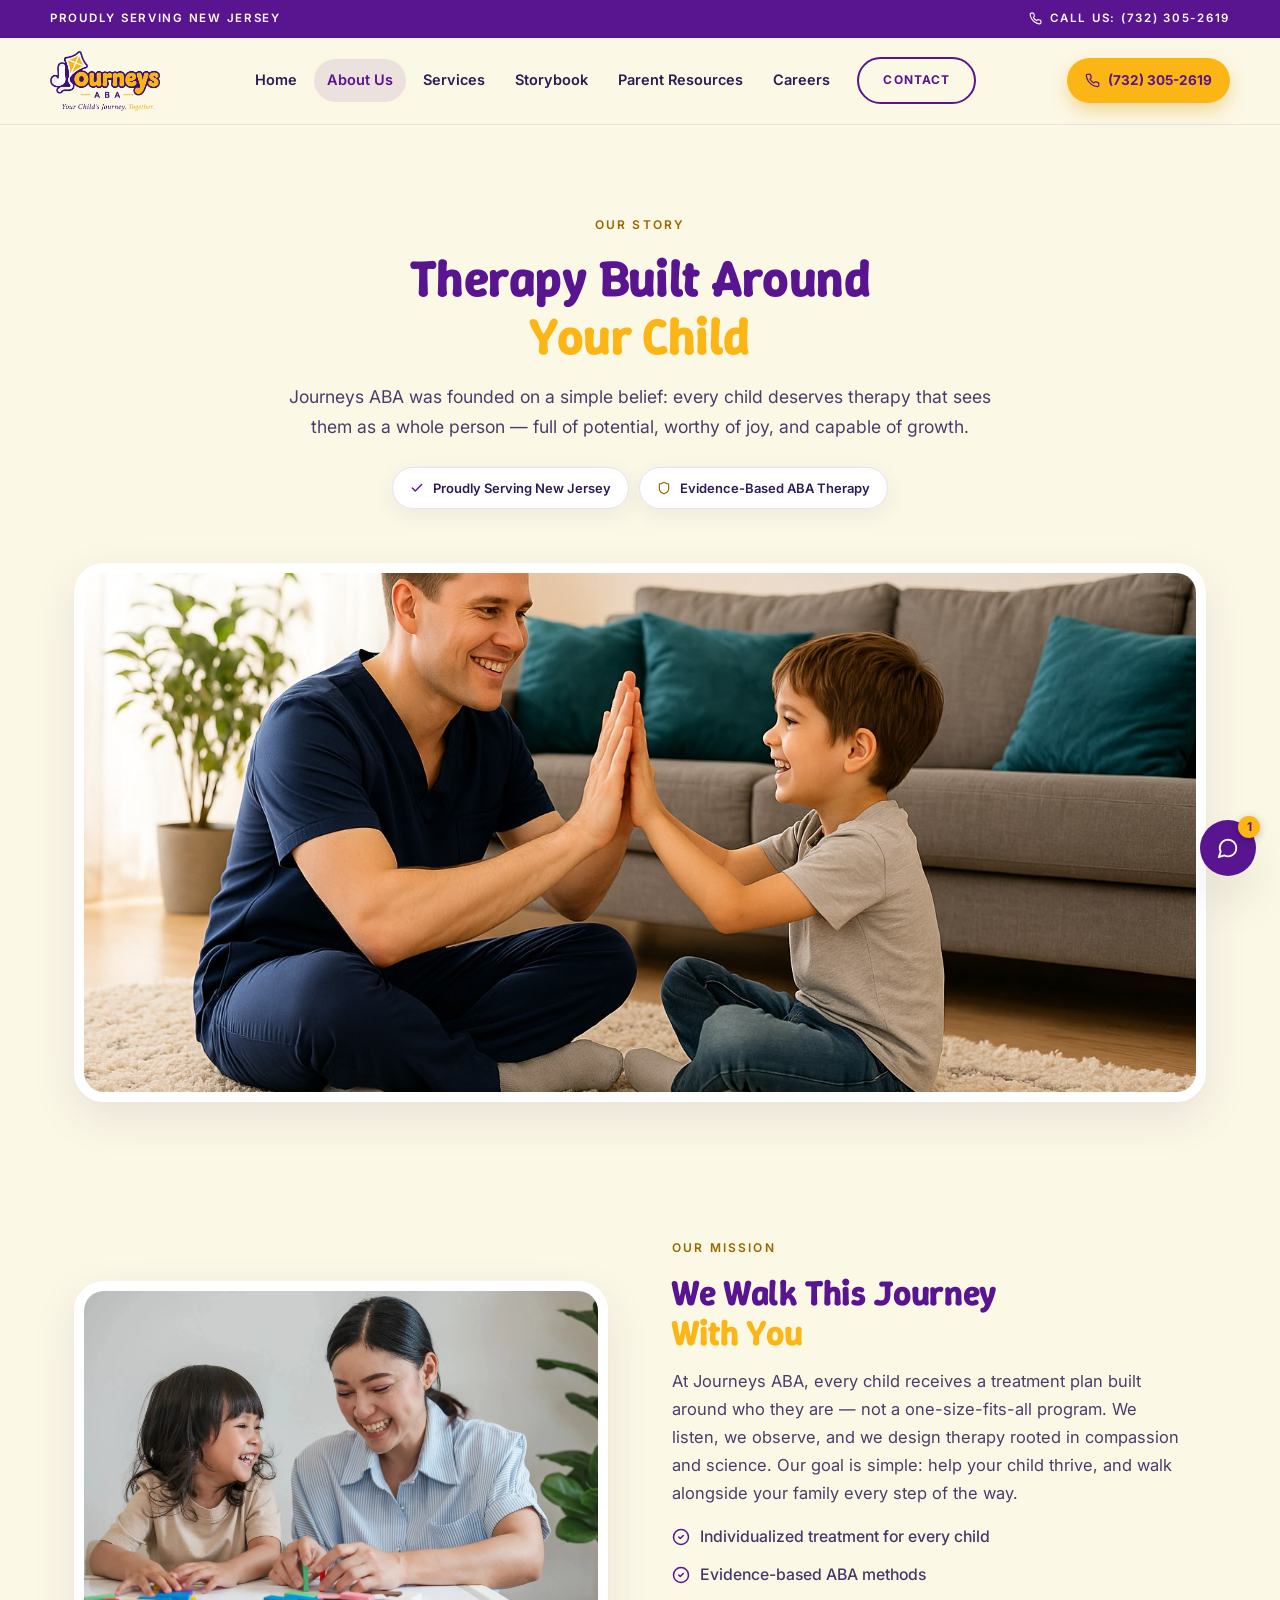
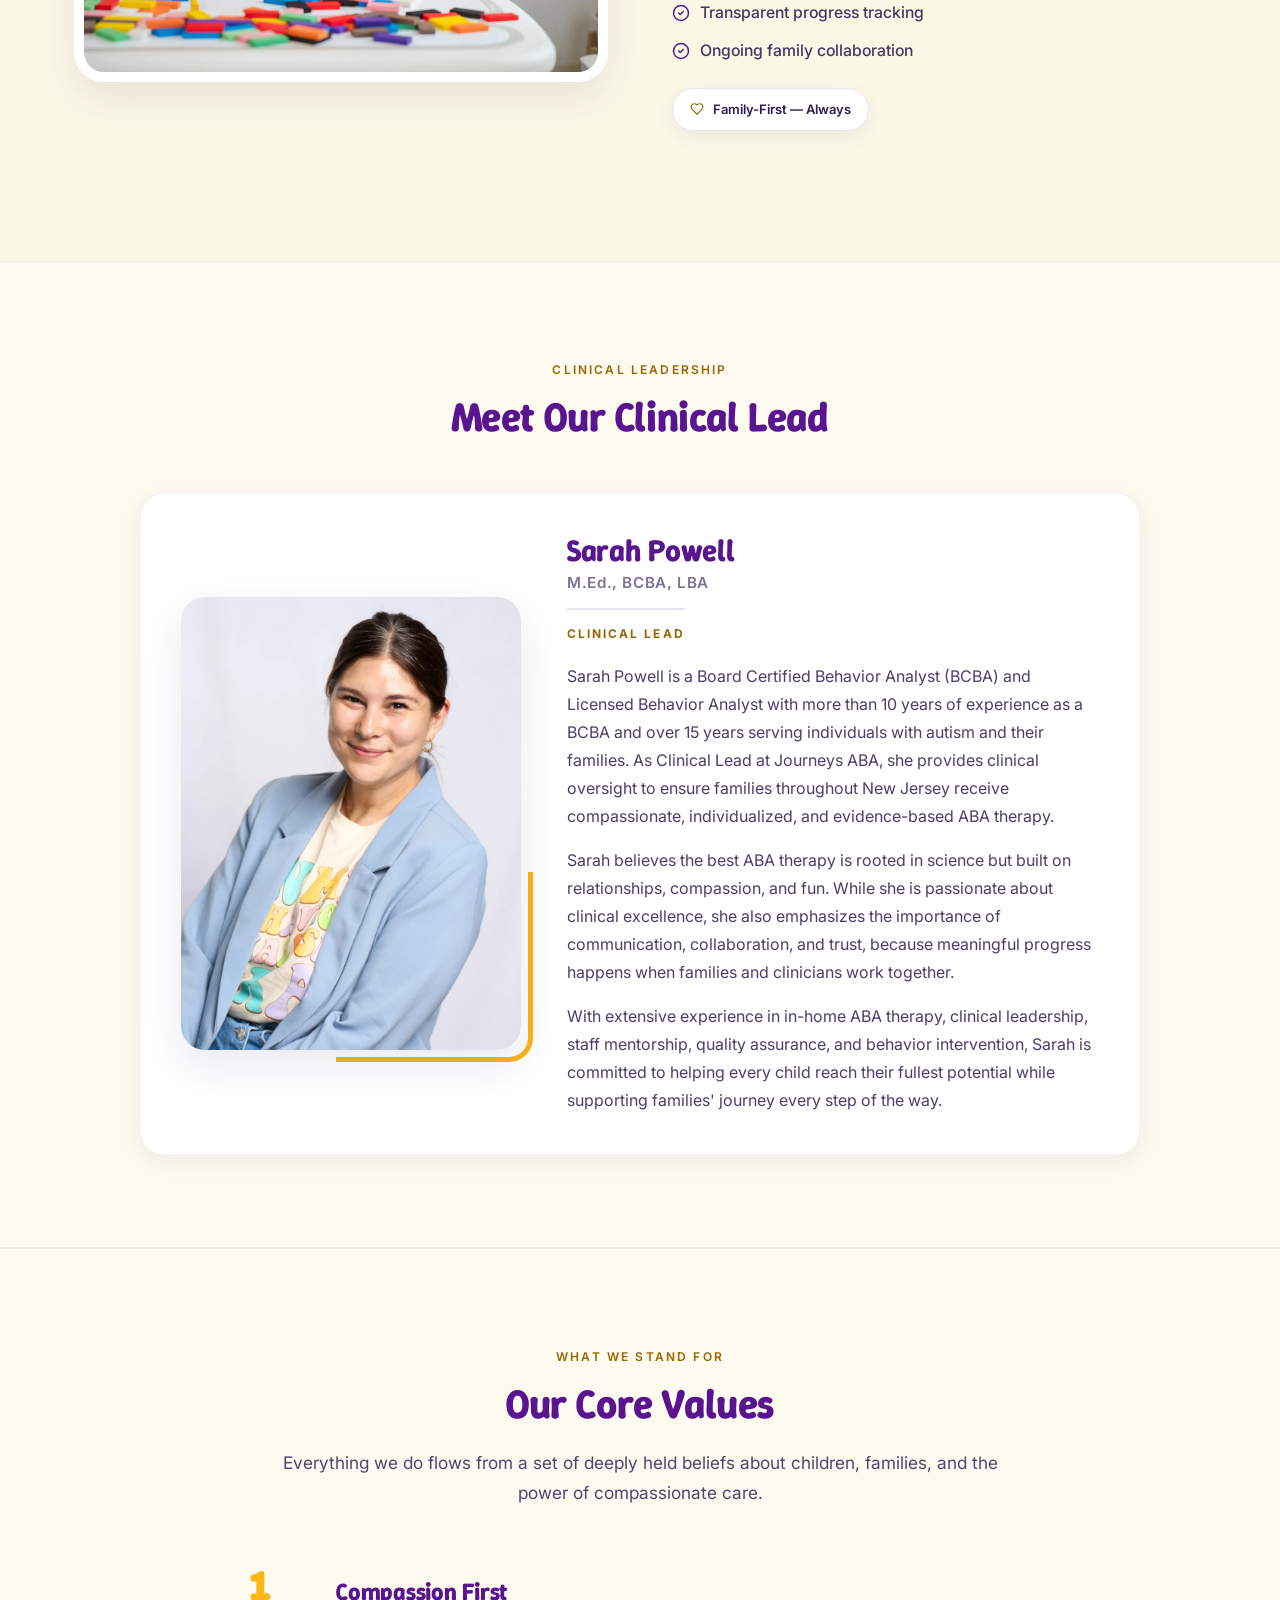
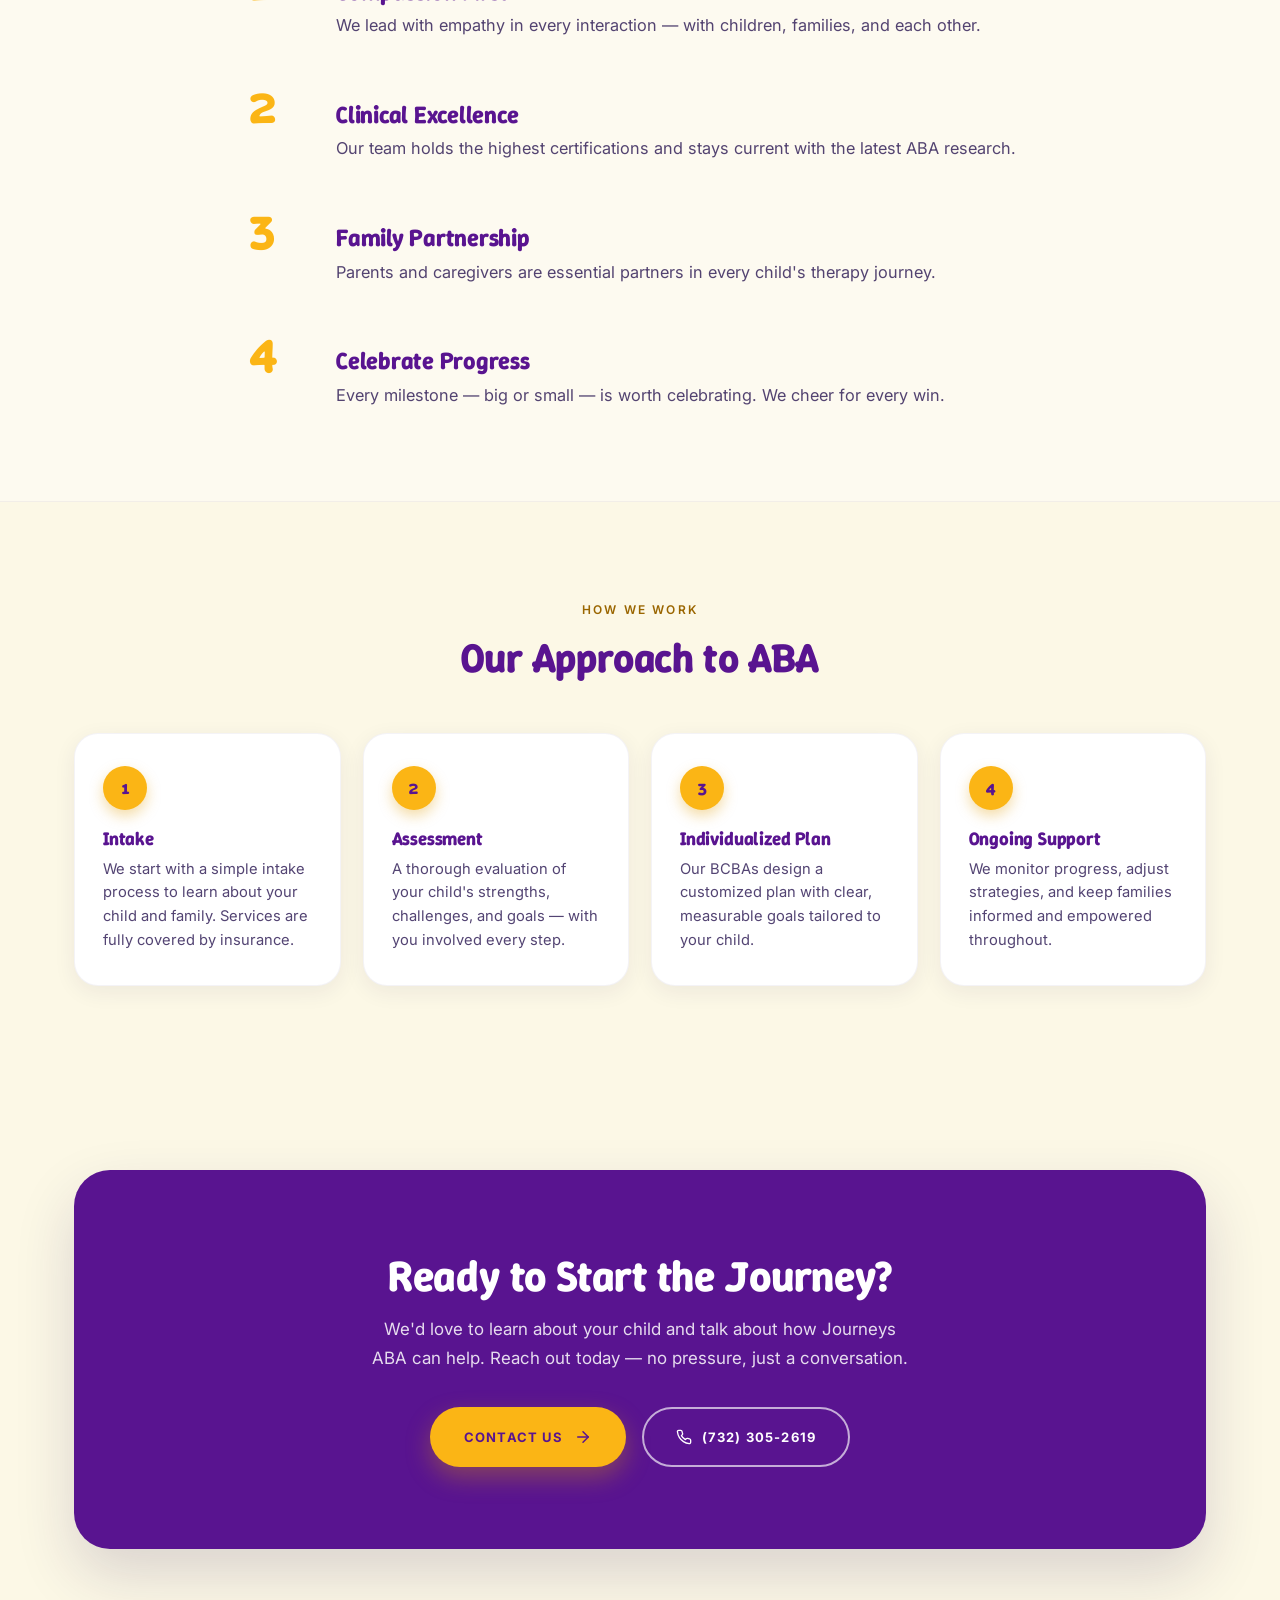
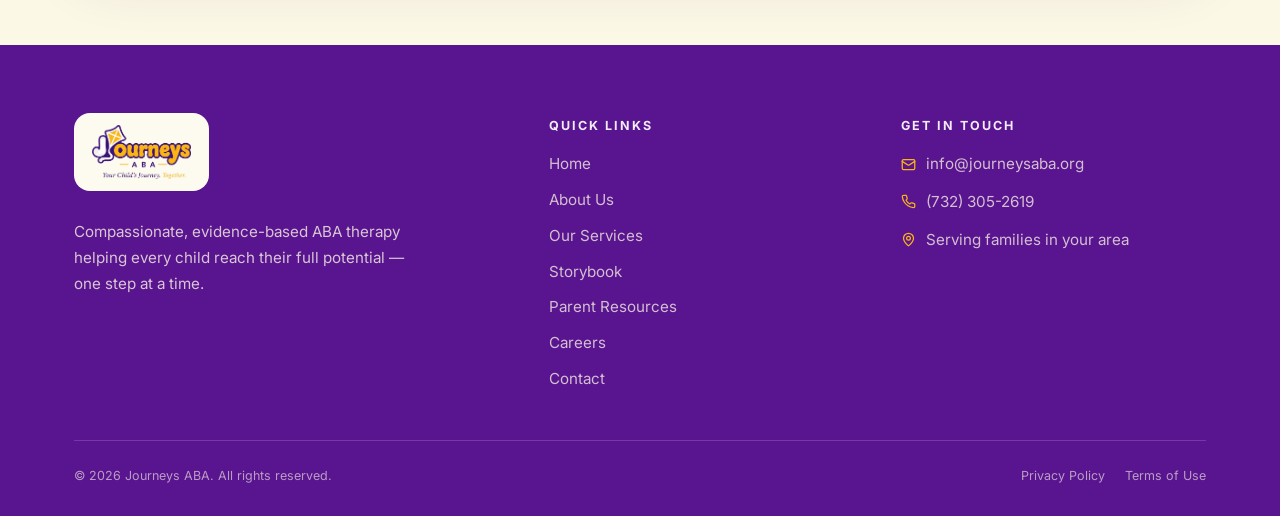
<file: about.html>
<!doctype html>
<html lang="en">
<head>
  <meta charset="UTF-8">
  <link rel="icon" href="images/favicon.ico">
  <meta name="viewport" content="width=device-width, initial-scale=1.0">
  <title>About Journeys ABA — Our Mission &amp; Team</title>
  <link rel="canonical" href="https://journeysaba.org/about.html">
  <meta name="description" content="Learn about Journeys ABA's mission, our compassionate team of BCBAs, and our evidence-based approach to ABA therapy for children and families.">
  <meta property="og:title" content="About Journeys ABA — Our Mission &amp; Team">
  <meta property="og:description" content="Learn about Journeys ABA's mission, our compassionate team of BCBAs, and our evidence-based approach to ABA therapy for children and families.">
  <meta property="og:type" content="website">
  <meta property="og:url" content="https://journeysaba.org/about.html">
  <meta property="og:site_name" content="Journeys ABA">
  <meta property="og:image" content="https://journeysaba.org/images/og-card.jpg">
  <meta property="og:image:alt" content="A Journeys ABA therapist working through picture flashcards with a young boy at a table">
  <meta name="twitter:card" content="summary_large_image">
  <meta name="theme-color" content="#591490">
  <link rel="preconnect" href="https://fonts.googleapis.com">
  <link rel="preconnect" href="https://fonts.gstatic.com" crossorigin>
  <link href="https://fonts.googleapis.com/css2?family=Inter:wght@400;500;600;700&amp;family=Winky+Sans:wght@500;600;700&amp;display=swap" rel="stylesheet">
  <link rel="stylesheet" href="home.css">
  <style>
    /* About page extras (layout only — components come from home.css) */
    .page-hero .hero-chips { justify-content: center; margin-top: 24px; }
    .about-hero-media img {
      width: 100%;
      aspect-ratio: 21 / 10;
      object-fit: cover;
      border-radius: var(--radius-img);
      border: 10px solid #fff;
      box-shadow: var(--shadow-soft);
    }
    .svc-copy h2 { font-size: clamp(1.7rem, 2.8vw, 2.2rem); margin-bottom: 14px; }
    .check-list { list-style: none; margin: 0 0 24px; padding: 0; display: flex; flex-direction: column; gap: 11px; }
    .check-list li { display: flex; align-items: flex-start; gap: 10px; font-size: .99rem; font-weight: 500; color: rgba(45, 27, 84, .88); }
    .check-list svg { flex: none; margin-top: 4px; color: var(--purple); }

    /* Clinical lead bio */
    .section--bio { background: var(--card-tint); border-block: 1px solid rgba(45, 27, 84, .05); }
    .bio-card {
      display: grid;
      grid-template-columns: .78fr 1.22fr;
      gap: 46px;
      align-items: center;
      max-width: 1000px;
      margin: 0 auto;
      background: var(--card);
      border-radius: var(--radius-card);
      box-shadow: var(--shadow-card);
      border: 1px solid rgba(45, 27, 84, .05);
      padding: 40px;
    }
    .bio-media { position: relative; }
    .bio-media::after {           /* soft gold corner, echoing the brand */
      content: "";
      position: absolute;
      right: -12px; bottom: -12px;
      width: 58%; height: 42%;
      border-radius: 0 0 24px 0;
      border-right: 5px solid var(--gold);
      border-bottom: 5px solid var(--gold);
      pointer-events: none;
    }
    .bio-media img {
      position: relative;
      z-index: 1;
      width: 100%;
      height: auto;
      aspect-ratio: 3 / 4;
      object-fit: cover;
      border-radius: 24px;
      box-shadow: var(--shadow-soft);
    }
    .bio-copy h3 { font-size: clamp(1.5rem, 2.4vw, 1.9rem); margin: 0 0 2px; }
    .bio-creds {
      display: block;
      font-family: var(--font-body);
      font-size: .95rem;
      font-weight: 600;
      letter-spacing: .04em;
      color: rgba(45, 27, 84, .62);
      margin-top: 6px;
    }
    .bio-role {
      font-size: 12px;
      font-weight: 700;
      letter-spacing: .17em;
      text-transform: uppercase;
      color: var(--gold-ink);
      margin: 14px 0 18px;
      padding-top: 14px;
      border-top: 2px solid var(--pale);
      display: inline-block;
    }
    .bio-copy p:not(.bio-role) { font-size: 1rem; line-height: 1.75; color: rgba(45, 27, 84, .85); }
    .bio-copy p:last-child { margin-bottom: 0; }

    @media (max-width: 860px) {
      .bio-card { grid-template-columns: 1fr; gap: 30px; padding: 28px 24px; }
      .bio-media { max-width: 320px; margin-inline: auto; }
    }
    @media (max-width: 700px) {
      .about-hero-media img { aspect-ratio: 16 / 11; }
    }
  </style>
  <script type="application/ld+json">{"@context":"https://schema.org","@type":"AboutPage","name":"About Journeys ABA — Our Mission & Team","url":"https://journeysaba.org/about.html","description":"Learn about Journeys ABA's mission, our compassionate team of BCBAs, and our evidence-based approach to ABA therapy for children and families."}</script>
  <script type="application/ld+json">{"@context":"https://schema.org","@type":"Person","name":"Sarah Powell","honorificSuffix":"M.Ed., BCBA, LBA","jobTitle":"Clinical Lead","image":"https://journeysaba.org/images/sarah-powell.jpg","worksFor":{"@type":"MedicalBusiness","name":"Journeys ABA","url":"https://journeysaba.org/","hasMap":"https://maps.google.com/?cid=3416752066169093224","sameAs":["https://maps.google.com/?cid=3416752066169093224"]},"hasCredential":[{"@type":"EducationalOccupationalCredential","credentialCategory":"Board Certified Behavior Analyst (BCBA)"},{"@type":"EducationalOccupationalCredential","credentialCategory":"Licensed Behavior Analyst (LBA)"},{"@type":"EducationalOccupationalCredential","credentialCategory":"M.Ed."}],"knowsAbout":["Applied Behavior Analysis","Autism spectrum disorder","In-home ABA therapy","Clinical supervision"]}</script>
</head>
<body>

  <!-- 1. Top bar -->
  <div class="topbar">
    <div class="container topbar-inner">
      <span>Proudly Serving New Jersey</span>
      <a href="tel:+17323052619" aria-label="Call Journeys ABA at (732) 305-2619">
        <svg xmlns="http://www.w3.org/2000/svg" width="13" height="13" viewBox="0 0 24 24" fill="none" stroke="currentColor" stroke-width="2" stroke-linecap="round" stroke-linejoin="round" aria-hidden="true"><path d="M22 16.92v3a2 2 0 0 1-2.18 2 19.79 19.79 0 0 1-8.63-3.07 19.5 19.5 0 0 1-6-6 19.79 19.79 0 0 1-3.07-8.67A2 2 0 0 1 4.11 2h3a2 2 0 0 1 2 1.72 12.84 12.84 0 0 0 .7 2.81 2 2 0 0 1-.45 2.11L8.09 9.91a16 16 0 0 0 6 6l1.27-1.27a2 2 0 0 1 2.11-.45 12.84 12.84 0 0 0 2.81.7A2 2 0 0 1 22 16.92z"></path></svg>
        Call Us: (732) 305-2619
      </a>
    </div>
  </div>

  <!-- 2. Header -->
  <header class="site-header" id="siteHeader">
    <div class="container header-inner">
      <a class="logo" href="index.html" aria-label="Journeys ABA — Home">
        <img src="images/assets-journeys-logo-transparent.png" alt="Journeys ABA logo — Your Child's Journey. Together.">
      </a>
      <nav class="nav" id="siteNav" aria-label="Main navigation">
        <a class="nav-link" href="index.html">Home</a>
        <a class="nav-link is-active" href="about.html" aria-current="page">About Us</a>
        <a class="nav-link" href="services.html">Services</a>
        <a class="nav-link" href="storybook.html">Storybook</a>
        <a class="nav-link" href="resources.html">Parent Resources</a>
        <a class="nav-link" href="careers.html">Careers</a>
        <a class="btn btn--nav-contact" href="contact.html">Contact</a>
      </nav>
      <a class="phone-pill" href="tel:+17323052619" aria-label="Call Journeys ABA at (732) 305-2619">
        <svg xmlns="http://www.w3.org/2000/svg" width="15" height="15" viewBox="0 0 24 24" fill="none" stroke="currentColor" stroke-width="2" stroke-linecap="round" stroke-linejoin="round" aria-hidden="true"><path d="M22 16.92v3a2 2 0 0 1-2.18 2 19.79 19.79 0 0 1-8.63-3.07 19.5 19.5 0 0 1-6-6 19.79 19.79 0 0 1-3.07-8.67A2 2 0 0 1 4.11 2h3a2 2 0 0 1 2 1.72 12.84 12.84 0 0 0 .7 2.81 2 2 0 0 1-.45 2.11L8.09 9.91a16 16 0 0 0 6 6l1.27-1.27a2 2 0 0 1 2.11-.45 12.84 12.84 0 0 0 2.81.7A2 2 0 0 1 22 16.92z"></path></svg>
        <span class="phone-num">(732) 305-2619</span>
      </a>
      <button class="menu-toggle" id="menuToggle" type="button" aria-expanded="false" aria-controls="siteNav" aria-label="Toggle menu">
        <svg class="icon-menu" xmlns="http://www.w3.org/2000/svg" width="22" height="22" viewBox="0 0 24 24" fill="none" stroke="currentColor" stroke-width="2" stroke-linecap="round" stroke-linejoin="round" aria-hidden="true"><line x1="4" x2="20" y1="6" y2="6"></line><line x1="4" x2="20" y1="12" y2="12"></line><line x1="4" x2="20" y1="18" y2="18"></line></svg>
        <svg class="icon-close" xmlns="http://www.w3.org/2000/svg" width="22" height="22" viewBox="0 0 24 24" fill="none" stroke="currentColor" stroke-width="2" stroke-linecap="round" stroke-linejoin="round" aria-hidden="true"><path d="M18 6 6 18"></path><path d="m6 6 12 12"></path></svg>
      </button>
    </div>
  </header>

  <main>

    <!-- 3. Page hero -->
    <section class="page-hero">
      <div class="container">
        <span class="eyebrow reveal">Our Story</span>
        <h1 class="two-tone reveal" style="--d:.05s">
          <span class="line-purple">Therapy Built Around</span>
          <span class="line-gold">Your Child</span>
        </h1>
        <p class="lead reveal" style="--d:.1s">Journeys ABA was founded on a simple belief: every child deserves therapy that sees them as a whole person — full of potential, worthy of joy, and capable of growth.</p>
        <div class="hero-chips reveal" style="--d:.15s">
          <span class="chip chip--gold">
            <svg xmlns="http://www.w3.org/2000/svg" width="14" height="14" viewBox="0 0 24 24" fill="none" stroke="currentColor" stroke-width="2.4" stroke-linecap="round" stroke-linejoin="round" aria-hidden="true"><path d="M20 6 9 17l-5-5"></path></svg>
            Proudly Serving New Jersey
          </span>
          <span class="chip">
            <svg xmlns="http://www.w3.org/2000/svg" width="14" height="14" viewBox="0 0 24 24" fill="none" stroke="currentColor" stroke-width="2" stroke-linecap="round" stroke-linejoin="round" aria-hidden="true"><path d="M20 13c0 5-3.5 7.5-7.66 8.95a1 1 0 0 1-.67-.01C7.5 20.5 4 18 4 13V6a1 1 0 0 1 1-1c2 0 4.5-1.2 6.24-2.72a1.17 1.17 0 0 1 1.52 0C14.51 3.81 17 5 19 5a1 1 0 0 1 1 1z"></path></svg>
            Evidence-Based ABA Therapy
          </span>
        </div>
      </div>
    </section>

    <!-- 4. Hero photo -->
    <section class="about-hero-media">
      <div class="container">
        <div class="reveal">
          <img src="images/about-hero-3.jpg" alt="Journeys ABA team" fetchpriority="high">
        </div>
      </div>
    </section>

    <!-- 5. Mission -->
    <section class="section">
      <div class="container">
        <div class="svc-row">
          <div class="svc-media reveal">
            <picture>
              <source srcset="images/about-approach.webp" type="image/webp">
              <img src="images/about-approach.jpg" alt="Child and therapist working together" loading="lazy">
            </picture>
          </div>
          <div class="svc-copy reveal" style="--d:.1s">
            <span class="eyebrow">Our Mission</span>
            <h2 class="two-tone">
              <span class="line-purple">We Walk This Journey</span>
              <span class="line-gold">With You</span>
            </h2>
            <p>At Journeys ABA, every child receives a treatment plan built around who they are — not a one-size-fits-all program. We listen, we observe, and we design therapy rooted in compassion and science. Our goal is simple: help your child thrive, and walk alongside your family every step of the way.</p>
            <ul class="check-list">
              <li>
                <svg xmlns="http://www.w3.org/2000/svg" width="18" height="18" viewBox="0 0 24 24" fill="none" stroke="currentColor" stroke-width="2" stroke-linecap="round" stroke-linejoin="round" aria-hidden="true"><circle cx="12" cy="12" r="10"></circle><path d="m9 12 2 2 4-4"></path></svg>
                Individualized treatment for every child
              </li>
              <li>
                <svg xmlns="http://www.w3.org/2000/svg" width="18" height="18" viewBox="0 0 24 24" fill="none" stroke="currentColor" stroke-width="2" stroke-linecap="round" stroke-linejoin="round" aria-hidden="true"><circle cx="12" cy="12" r="10"></circle><path d="m9 12 2 2 4-4"></path></svg>
                Evidence-based ABA methods
              </li>
              <li>
                <svg xmlns="http://www.w3.org/2000/svg" width="18" height="18" viewBox="0 0 24 24" fill="none" stroke="currentColor" stroke-width="2" stroke-linecap="round" stroke-linejoin="round" aria-hidden="true"><circle cx="12" cy="12" r="10"></circle><path d="m9 12 2 2 4-4"></path></svg>
                Transparent progress tracking
              </li>
              <li>
                <svg xmlns="http://www.w3.org/2000/svg" width="18" height="18" viewBox="0 0 24 24" fill="none" stroke="currentColor" stroke-width="2" stroke-linecap="round" stroke-linejoin="round" aria-hidden="true"><circle cx="12" cy="12" r="10"></circle><path d="m9 12 2 2 4-4"></path></svg>
                Ongoing family collaboration
              </li>
            </ul>
            <span class="chip">
              <svg xmlns="http://www.w3.org/2000/svg" width="14" height="14" viewBox="0 0 24 24" fill="none" stroke="currentColor" stroke-width="2" stroke-linecap="round" stroke-linejoin="round" aria-hidden="true"><path d="M19 14c1.49-1.46 3-3.21 3-5.5A5.5 5.5 0 0 0 16.5 3c-1.76 0-3 .5-4.5 2-1.5-1.5-2.74-2-4.5-2A5.5 5.5 0 0 0 2 8.5c0 2.3 1.5 4.05 3 5.5l7 7Z"></path></svg>
              Family-First — Always
            </span>
          </div>
        </div>
      </div>
    </section>

    <!-- 5b. Clinical lead -->
    <section class="section section--bio">
      <div class="container">
        <div class="section-head reveal">
          <span class="eyebrow">Clinical Leadership</span>
          <h2>Meet Our Clinical Lead</h2>
        </div>
        <div class="bio-card reveal" style="--d:.1s">
          <div class="bio-media">
            <picture>
              <source srcset="images/sarah-powell.webp" type="image/webp">
              <img src="images/sarah-powell.jpg" alt="Sarah Powell, M.Ed., BCBA, LBA — Clinical Lead at Journeys ABA" loading="lazy" width="900" height="1200">
            </picture>
          </div>
          <div class="bio-copy">
            <h3>Sarah Powell<span class="bio-creds">M.Ed., BCBA, LBA</span></h3>
            <p class="bio-role">Clinical Lead</p>
            <p>Sarah Powell is a Board Certified Behavior Analyst (BCBA) and Licensed Behavior Analyst with more than 10 years of experience as a BCBA and over 15 years serving individuals with autism and their families. As Clinical Lead at Journeys ABA, she provides clinical oversight to ensure families throughout New Jersey receive compassionate, individualized, and evidence-based ABA therapy.</p>
            <p>Sarah believes the best ABA therapy is rooted in science but built on relationships, compassion, and fun. While she is passionate about clinical excellence, she also emphasizes the importance of communication, collaboration, and trust, because meaningful progress happens when families and clinicians work together.</p>
            <p>With extensive experience in in-home ABA therapy, clinical leadership, staff mentorship, quality assurance, and behavior intervention, Sarah is committed to helping every child reach their fullest potential while supporting families' journey every step of the way.</p>
          </div>
        </div>
      </div>
    </section>

    <!-- 6. Core values -->
    <section class="section values">
      <div class="container">
        <div class="section-head reveal">
          <span class="eyebrow">What We Stand For</span>
          <h2>Our Core Values</h2>
          <p class="lead">Everything we do flows from a set of deeply held beliefs about children, families, and the power of compassionate care.</p>
        </div>
        <div class="values-list">
          <div class="value-row reveal">
            <div class="vnum" aria-hidden="true">1</div>
            <h3>Compassion First</h3>
            <p>We lead with empathy in every interaction — with children, families, and each other.</p>
          </div>
          <div class="value-row reveal" style="--d:.06s">
            <div class="vnum" aria-hidden="true">2</div>
            <h3>Clinical Excellence</h3>
            <p>Our team holds the highest certifications and stays current with the latest ABA research.</p>
          </div>
          <div class="value-row reveal" style="--d:.12s">
            <div class="vnum" aria-hidden="true">3</div>
            <h3>Family Partnership</h3>
            <p>Parents and caregivers are essential partners in every child's therapy journey.</p>
          </div>
          <div class="value-row reveal" style="--d:.18s">
            <div class="vnum" aria-hidden="true">4</div>
            <h3>Celebrate Progress</h3>
            <p>Every milestone — big or small — is worth celebrating. We cheer for every win.</p>
          </div>
        </div>
      </div>
    </section>

    <!-- 7. Our approach -->
    <section class="section">
      <div class="container">
        <div class="section-head reveal">
          <span class="eyebrow">How We Work</span>
          <h2>Our Approach to ABA</h2>
        </div>
        <div class="steps">
          <article class="step-card reveal">
            <div class="step-num" aria-hidden="true">1</div>
            <h3>Intake</h3>
            <p>We start with a simple intake process to learn about your child and family. Services are fully covered by insurance.</p>
          </article>
          <article class="step-card reveal" style="--d:.08s">
            <div class="step-num" aria-hidden="true">2</div>
            <h3>Assessment</h3>
            <p>A thorough evaluation of your child's strengths, challenges, and goals — with you involved every step.</p>
          </article>
          <article class="step-card reveal" style="--d:.16s">
            <div class="step-num" aria-hidden="true">3</div>
            <h3>Individualized Plan</h3>
            <p>Our BCBAs design a customized plan with clear, measurable goals tailored to your child.</p>
          </article>
          <article class="step-card reveal" style="--d:.24s">
            <div class="step-num" aria-hidden="true">4</div>
            <h3>Ongoing Support</h3>
            <p>We monitor progress, adjust strategies, and keep families informed and empowered throughout.</p>
          </article>
        </div>
      </div>
    </section>

    <!-- 8. Final CTA -->
    <section class="section" style="padding-bottom:0;">
      <div class="container">
        <div class="cta-band reveal">
          <h2>Ready to Start the Journey?</h2>
          <p>We'd love to learn about your child and talk about how Journeys ABA can help. Reach out today — no pressure, just a conversation.</p>
          <div class="cta-actions">
            <a class="btn btn--gold" href="contact.html">Contact Us
              <svg xmlns="http://www.w3.org/2000/svg" width="18" height="18" viewBox="0 0 24 24" fill="none" stroke="currentColor" stroke-width="2" stroke-linecap="round" stroke-linejoin="round" aria-hidden="true"><path d="M5 12h14"></path><path d="m12 5 7 7-7 7"></path></svg>
            </a>
            <a class="btn btn--outline-white" href="tel:+17323052619">
              <svg xmlns="http://www.w3.org/2000/svg" width="16" height="16" viewBox="0 0 24 24" fill="none" stroke="currentColor" stroke-width="2" stroke-linecap="round" stroke-linejoin="round" aria-hidden="true"><path d="M22 16.92v3a2 2 0 0 1-2.18 2 19.79 19.79 0 0 1-8.63-3.07 19.5 19.5 0 0 1-6-6 19.79 19.79 0 0 1-3.07-8.67A2 2 0 0 1 4.11 2h3a2 2 0 0 1 2 1.72 12.84 12.84 0 0 0 .7 2.81 2 2 0 0 1-.45 2.11L8.09 9.91a16 16 0 0 0 6 6l1.27-1.27a2 2 0 0 1 2.11-.45 12.84 12.84 0 0 0 2.81.7A2 2 0 0 1 22 16.92z"></path></svg>
              (732) 305-2619
            </a>
          </div>
        </div>
      </div>
    </section>

  </main>

  <!-- 9. Footer -->
  <footer class="footer">
    <div class="container">
      <div class="footer-grid">
        <div>
          <div class="footer-logo-chip">
            <img src="images/assets-journeys-logo-transparent.png" alt="Journeys ABA logo — Your Child's Journey. Together.">
          </div>
          <p class="footer-tagline">Compassionate, evidence-based ABA therapy helping every child reach their full potential — one step at a time.</p>
        </div>
        <div>
          <h4>Quick Links</h4>
          <nav class="footer-links" aria-label="Footer navigation">
            <a href="index.html">Home</a>
            <a href="about.html">About Us</a>
            <a href="services.html">Our Services</a>
            <a href="storybook.html">Storybook</a>
            <a href="resources.html">Parent Resources</a>
            <a href="careers.html">Careers</a>
            <a href="contact.html">Contact</a>
          </nav>
        </div>
        <div>
          <h4>Get In Touch</h4>
          <div class="footer-contact">
            <a href="mailto:info@journeysaba.org">
              <svg xmlns="http://www.w3.org/2000/svg" width="15" height="15" viewBox="0 0 24 24" fill="none" stroke="currentColor" stroke-width="2" stroke-linecap="round" stroke-linejoin="round" aria-hidden="true"><rect width="20" height="16" x="2" y="4" rx="2"></rect><path d="m22 7-8.97 5.7a1.94 1.94 0 0 1-2.06 0L2 7"></path></svg>
              info@journeysaba.org
            </a>
            <a href="tel:+17323052619">
              <svg xmlns="http://www.w3.org/2000/svg" width="15" height="15" viewBox="0 0 24 24" fill="none" stroke="currentColor" stroke-width="2" stroke-linecap="round" stroke-linejoin="round" aria-hidden="true"><path d="M22 16.92v3a2 2 0 0 1-2.18 2 19.79 19.79 0 0 1-8.63-3.07 19.5 19.5 0 0 1-6-6 19.79 19.79 0 0 1-3.07-8.67A2 2 0 0 1 4.11 2h3a2 2 0 0 1 2 1.72 12.84 12.84 0 0 0 .7 2.81 2 2 0 0 1-.45 2.11L8.09 9.91a16 16 0 0 0 6 6l1.27-1.27a2 2 0 0 1 2.11-.45 12.84 12.84 0 0 0 2.81.7A2 2 0 0 1 22 16.92z"></path></svg>
              (732) 305-2619
            </a>
            <span class="footer-line">
              <svg xmlns="http://www.w3.org/2000/svg" width="15" height="15" viewBox="0 0 24 24" fill="none" stroke="currentColor" stroke-width="2" stroke-linecap="round" stroke-linejoin="round" aria-hidden="true"><path d="M20 10c0 4.993-5.539 10.193-7.399 11.799a1 1 0 0 1-1.202 0C9.539 20.193 4 14.993 4 10a8 8 0 0 1 16 0"></path><circle cx="12" cy="10" r="3"></circle></svg>
              Serving families in your area
            </span>
          </div>
        </div>
      </div>
      <div class="footer-bottom">
        <p style="margin:0;">© 2026 Journeys ABA. All rights reserved.</p>
        <nav aria-label="Legal">
          <a href="privacy.html">Privacy Policy</a>
          <a href="terms.html">Terms of Use</a>
        </nav>
      </div>
    </div>
  </footer>

  <!-- 10. Chat assistant (same widget as the rest of the site; site.js rebuilds the popup into the AI chat) -->
  <div id="lsb-chat-pop" style="display:none;position:fixed;bottom:92px;right:24px;z-index:70;background:#fff;border-radius:16px;box-shadow:0 20px 40px rgba(0,0,0,.18);padding:20px;width:280px;font-family:'Open Sans',sans-serif;"><h4 style="font-family:Nunito,sans-serif;font-weight:800;color:#591490;font-size:17px;margin-bottom:10px;">Questions? We're here.</h4><a href="tel:+17323052619" style="display:block;padding:10px 12px;margin-bottom:8px;background:#F1EBF9;border-radius:10px;color:#591490;font-weight:700;text-decoration:none;">&#128222; Call (732) 305-2619</a><a href="mailto:info@journeysaba.org" style="display:block;padding:10px 12px;margin-bottom:8px;background:#F1EBF9;border-radius:10px;color:#591490;font-weight:700;text-decoration:none;">&#9993;&#65039; info@journeysaba.org</a><a href="contact.html" style="display:block;padding:10px 12px;background:#FBB515;border-radius:10px;color:#591490;font-weight:700;text-decoration:none;text-align:center;">Request a Free Consultation</a></div>
  <button id="lsb-chat" style="position:fixed;bottom:24px;right:24px;z-index:50;width:56px;height:56px;border-radius:9999px;background:#591490;color:#fff;border:0;cursor:pointer;box-shadow:0 25px 50px -12px rgba(0,0,0,.25);display:flex;align-items:center;justify-content:center;" aria-label="Contact us"><svg xmlns="http://www.w3.org/2000/svg" width="22" height="22" viewBox="0 0 24 24" fill="none" stroke="currentColor" stroke-width="2" stroke-linecap="round" stroke-linejoin="round"><path d="M7.9 20A9 9 0 1 0 4 16.1L2 22Z"></path></svg></button>

  <script>
    (function () {
      // Mobile menu toggle
      var header = document.getElementById('siteHeader');
      var toggle = document.getElementById('menuToggle');
      if (toggle) {
        toggle.addEventListener('click', function () {
          var open = header.classList.toggle('menu-open');
          toggle.setAttribute('aria-expanded', open ? 'true' : 'false');
        });
      }

      // Fade-up on scroll
      var items = document.querySelectorAll('.reveal');
      if ('IntersectionObserver' in window) {
        var io = new IntersectionObserver(function (entries) {
          entries.forEach(function (entry) {
            if (entry.isIntersecting) {
              entry.target.classList.add('is-in');
              io.unobserve(entry.target);
            }
          });
        }, { threshold: 0.12, rootMargin: '0px 0px -40px 0px' });
        items.forEach(function (el) { io.observe(el); });
      } else {
        items.forEach(function (el) { el.classList.add('is-in'); });
      }
    })();
  </script>

  <script>
    /* Chat bubble -> AI assistant (OpenAI via Cloudflare Worker proxy).
       Mirrors the chat init in site.js — site.js itself is not loaded here because
       its mobile-menu code would duplicate this page's own menu toggle. */
    (function () {
      var chat = document.getElementById('lsb-chat');
      if (!chat) return;
      var pop = document.getElementById('lsb-chat-pop');
      var CHAT_API = 'https://journeysaba-chat.avrumy95.workers.dev';
      var history = []; // {role, content} pairs sent to the assistant
      var busy = false;

      pop.style.width = 'min(340px, calc(100vw - 32px))';
      pop.style.padding = '0';
      pop.style.overflow = 'hidden';
      pop.innerHTML =
        '<div style="background:#591490;color:#fff;padding:14px 18px 14px 46px;position:relative;">' +
        '<button id="lsb-chat-x" type="button" aria-label="Close chat" style="position:absolute;left:10px;top:14px;width:28px;height:28px;border:0;border-radius:8px;background:rgba(255,255,255,.16);color:#fff;font-size:14px;line-height:1;cursor:pointer;">&#10005;</button>' +
          '<div style="font-family:Nunito,sans-serif;font-weight:800;font-size:16px;">Journeys ABA Assistant</div>' +
          '<div style="font-size:12px;opacity:.85;">Ask about ABA therapy, insurance, or getting started</div>' +
        '<button id="lsb-human" type="button" style="margin-top:9px;background:rgba(255,255,255,.14);border:1px solid rgba(255,255,255,.4);color:#fff;border-radius:999px;padding:5px 13px;font:600 11.5px Inter,sans-serif;cursor:pointer;">&#128100; Talk to a person</button>' +
        '</div>' +
        '<div id="lsb-chat-msgs" style="height:clamp(140px, calc(100vh - 360px), 300px);overflow-y:auto;padding:14px;background:#FAF7FE;display:flex;flex-direction:column;gap:8px;"></div>' +
        '<form id="lsb-chat-form" style="display:flex;gap:8px;padding:10px;border-top:1px solid #E9E2F4;background:#fff;">' +
          '<input id="lsb-chat-in" type="text" placeholder="Type your question&hellip;" autocomplete="off" maxlength="600" ' +
            'style="flex:1;border:1.5px solid #DFD3F0;border-radius:10px;padding:9px 12px;font-family:\'Open Sans\',sans-serif;font-size:14px;outline-color:#591490;" />' +
          '<button type="submit" aria-label="Send" style="background:#FBB515;color:#591490;border:0;border-radius:10px;width:42px;cursor:pointer;font-size:16px;">&#10148;</button>' +
        '</form>' +
        '<div style="padding:7px 12px;background:#fff;border-top:1px solid #EFE9F8;text-align:center;font-size:12px;">' +
          'Prefer to talk? <a href="tel:+17323052619" style="color:#9A6600;font-weight:700;text-decoration:none;">(732) 305-2619</a>' +
        '</div>';

      var closeEl = pop.querySelector('#lsb-chat-x');
      if (closeEl) closeEl.addEventListener('click', function (e) {
        e.stopPropagation();
        pop.style.display = 'none';
      });
      var msgsEl = pop.querySelector('#lsb-chat-msgs');
      var formEl = pop.querySelector('#lsb-chat-form');
      var inEl = pop.querySelector('#lsb-chat-in');

      function showHumanForm() {
        var existing = pop.querySelector('#lsb-hform');
        if (existing) { existing.scrollIntoView({ block: 'nearest' }); return; }
        var b = document.createElement('div');
        b.style.cssText = 'align-self:flex-start;background:#fff;color:#2D1B54;border:1px solid #E9E2F4;border-radius:14px 14px 14px 4px;padding:12px 13px;max-width:92%;font-size:13.5px;font-family:Inter,sans-serif;';
        b.innerHTML =
          '<div style="font-weight:700;margin-bottom:8px;">Happy to have a real person call you back! Just leave your details:</div>' +
          '<form id="lsb-hform">' +
            '<input name="name" required placeholder="Your name" style="width:100%;box-sizing:border-box;border:1.5px solid #DFD3F0;border-radius:9px;padding:8px 10px;margin-bottom:7px;font:13.5px Inter,sans-serif;" />' +
            '<input name="phone" required placeholder="Phone number" type="tel" style="width:100%;box-sizing:border-box;border:1.5px solid #DFD3F0;border-radius:9px;padding:8px 10px;margin-bottom:7px;font:13.5px Inter,sans-serif;" />' +
            '<input name="note" placeholder="What is it about? (optional)" style="width:100%;box-sizing:border-box;border:1.5px solid #DFD3F0;border-radius:9px;padding:8px 10px;margin-bottom:9px;font:13.5px Inter,sans-serif;" />' +
            '<button type="submit" style="width:100%;background:#591490;color:#fff;border:0;border-radius:999px;padding:10px;font:700 12.5px Inter,sans-serif;letter-spacing:.05em;cursor:pointer;">REQUEST A CALL BACK</button>' +
          '</form>';
        msgsEl.appendChild(b);
        msgsEl.scrollTop = msgsEl.scrollHeight;
        var hf = b.querySelector('#lsb-hform');
        hf.addEventListener('submit', function (ev) {
          ev.preventDefault();
          var btn = hf.querySelector('button');
          btn.disabled = true; btn.textContent = 'SENDING\u2026';
          fetch('https://bhwebs.com/jaba/callback', {
            method: 'POST',
            headers: { 'Content-Type': 'application/json', 'Accept': 'application/json' },
            body: JSON.stringify({
              _subject: 'Website chat: please call back',
              _template: 'table',
              name: hf.querySelector('[name=name]').value,
              phone: hf.querySelector('[name=phone]').value,
              about: hf.querySelector('[name=note]').value || '(not given)',
              page: location.pathname
            })
          }).then(function (r) { return r.json(); }).then(function () {
            b.innerHTML = '<b>Got it!</b> Someone from Journeys ABA will call you back as soon as possible \u2014 usually the same business day.';
            msgsEl.scrollTop = msgsEl.scrollHeight;
          }).catch(function () {
            b.innerHTML = 'Hmm, that didn\u2019t go through \u2014 please call us directly at <a href="tel:+17323052619" style="color:#591490;font-weight:700;">(732) 305-2619</a>.';
          });
        });
      }
      var humanBtn = pop.querySelector('#lsb-human');
      if (humanBtn) humanBtn.addEventListener('click', showHumanForm);

      function addMsg(text, who) {
        var b = document.createElement('div');
        b.style.cssText = who === 'user'
          ? 'align-self:flex-end;background:#591490;color:#fff;border-radius:14px 14px 4px 14px;padding:9px 13px;max-width:85%;font-size:14px;line-height:1.45;font-family:\'Open Sans\',sans-serif;white-space:pre-wrap;'
          : 'align-self:flex-start;background:#fff;color:#2D1B54;border:1px solid #E9E2F4;border-radius:14px 14px 14px 4px;padding:9px 13px;max-width:85%;font-size:14px;line-height:1.45;font-family:\'Open Sans\',sans-serif;white-space:pre-wrap;';
        b.textContent = text;
        msgsEl.appendChild(b);
        msgsEl.scrollTop = msgsEl.scrollHeight;
        return b;
      }

      addMsg('Hi! 👋 I’m the Journeys ABA assistant. Ask me anything about ABA therapy, our services, insurance, or how to get started!', 'bot');

      formEl.addEventListener('submit', function (e) {
        e.preventDefault();
        var q = inEl.value.replace(/^\s+|\s+$/g, '');
        if (!q || busy) return;
        inEl.value = '';
        addMsg(q, 'user');
        history.push({ role: 'user', content: q });
        if (/\b(real person|human|an agent|a person|someone (real|live)|speak (to|with) (someone|a person|a human)|talk (to|with) (someone|a person|a human)|call me( back)?)\b/i.test(q)) {
          showHumanForm();
          return;
        }
        busy = true;
        var typing = addMsg('• • •', 'bot');
        typing.style.opacity = '.55';
        fetch(CHAT_API, {
          method: 'POST',
          headers: { 'Content-Type': 'application/json' },
          body: JSON.stringify({ messages: history.slice(-10) }),
        }).then(function (r) { return r.json(); }).then(function (j) {
          var reply = (j && j.reply) || 'I’m having trouble right now — please call us at (732) 305-2619!';
          typing.style.opacity = '1';
          typing.textContent = reply;
          history.push({ role: 'assistant', content: reply });
          msgsEl.scrollTop = msgsEl.scrollHeight;
        }).catch(function () {
          typing.style.opacity = '1';
          typing.textContent = 'I’m having trouble connecting — please call us at (732) 305-2619 or use the form on our Contact page!';
        }).then(function () { busy = false; });
      });

      chat.addEventListener('click', function () {
        var open = pop.style.display === 'none';
        pop.style.display = open ? 'block' : 'none';
        if (open) inEl.focus();
      });
    })();
  </script>

  <script>
    /* Chat attention: pulse + badge until seen; auto-open once per session. */
    (function () {
      var btn = document.getElementById('lsb-chat');
      var pop = document.getElementById('lsb-chat-pop');
      if (!btn || !pop) return;
      var KEY = 'jabaChatSeen';
      function markSeen() {
        btn.classList.add('lsb-chat--seen');
        try { sessionStorage.setItem(KEY, '1'); } catch (e) {}
      }
      var seen = false;
      try { seen = !!sessionStorage.getItem(KEY); } catch (e) {}
      if (seen) { btn.classList.add('lsb-chat--seen'); }
      btn.addEventListener('click', markSeen);
      var isContact = /contact\.html/.test(location.pathname);
      if (!seen && !isContact) {
        setTimeout(function () {
          if (pop.style.display === 'none') {
            pop.classList.add('lsb-pop-in');
            pop.style.display = 'block';   /* open WITHOUT focusing the input */
            markSeen();
          }
        }, 6500);
      }
    })();
  </script>
<!-- Cloudflare Web Analytics (cookie-less visitor counts) --><script defer src="https://static.cloudflareinsights.com/beacon.min.js" data-cf-beacon='{"token": "ef79d286447949c0834d0aa6cc849296"}'></script>
</body>
</html>
</file>
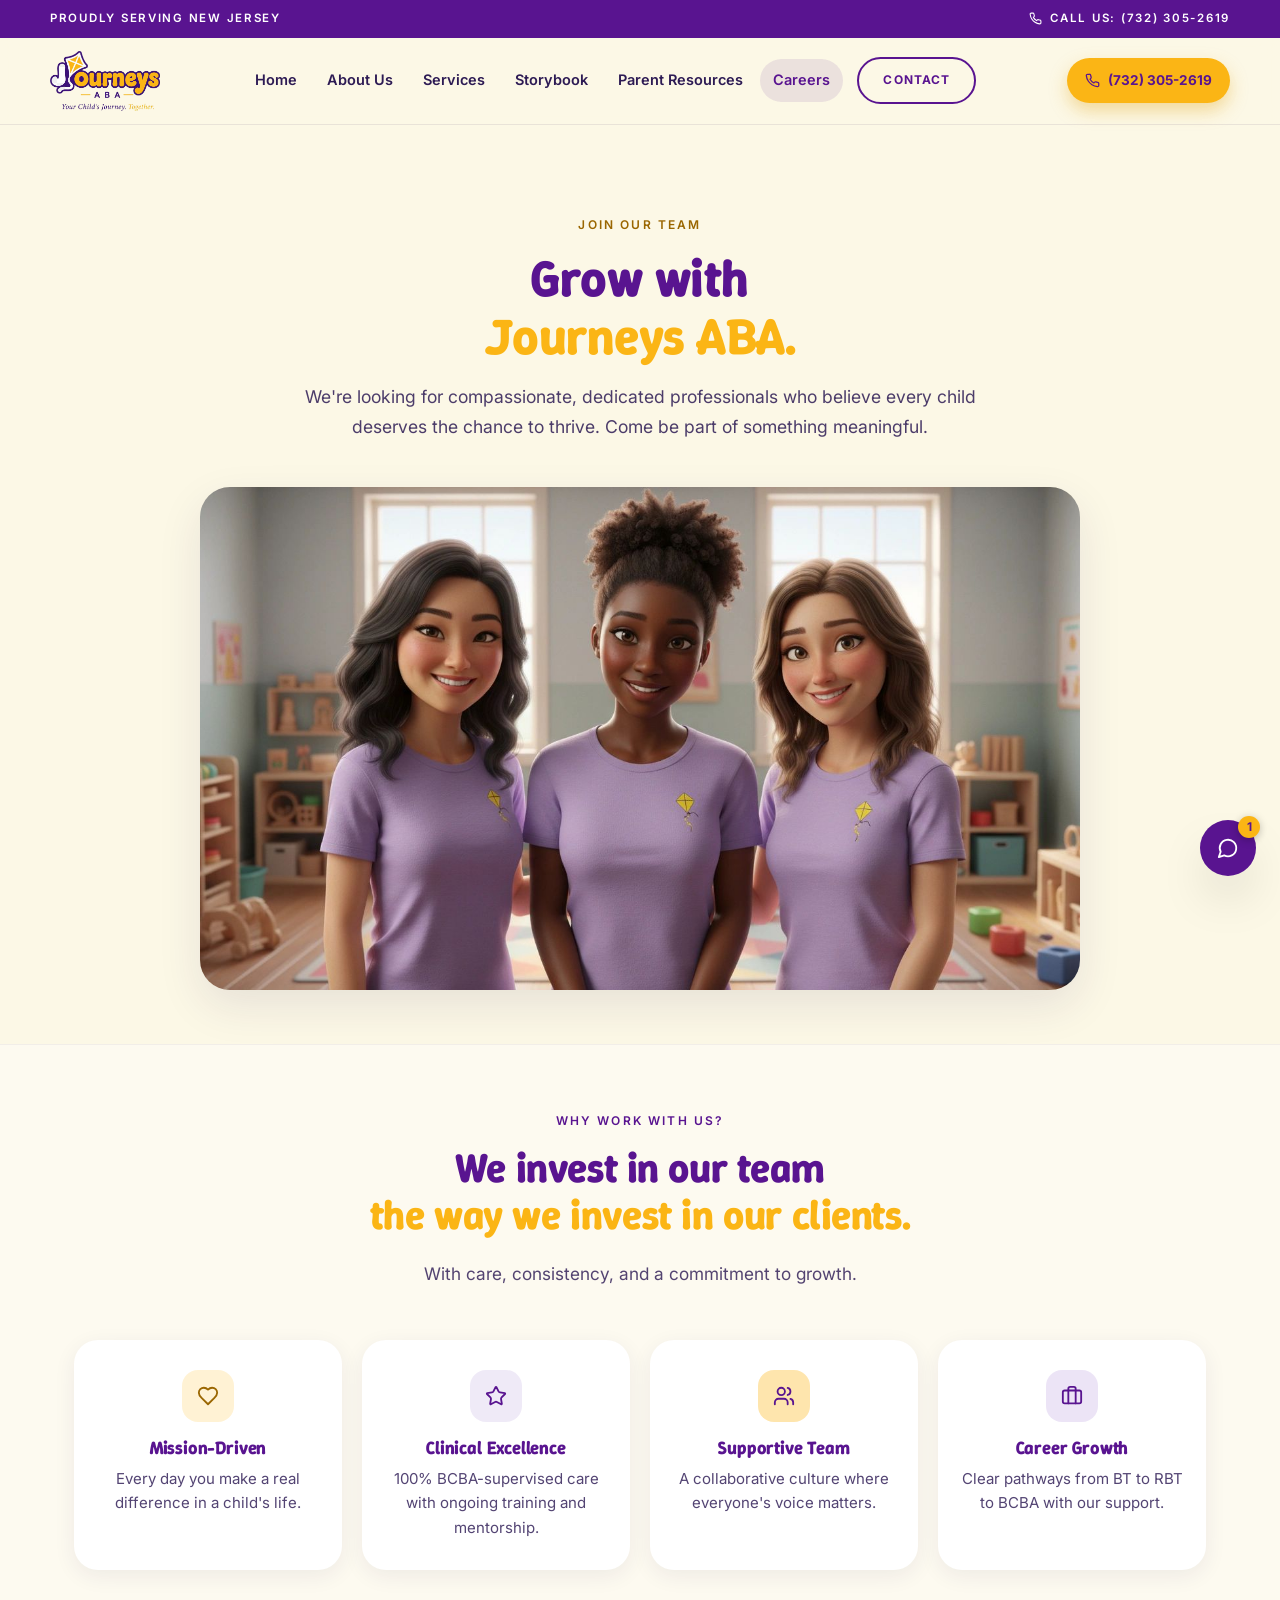
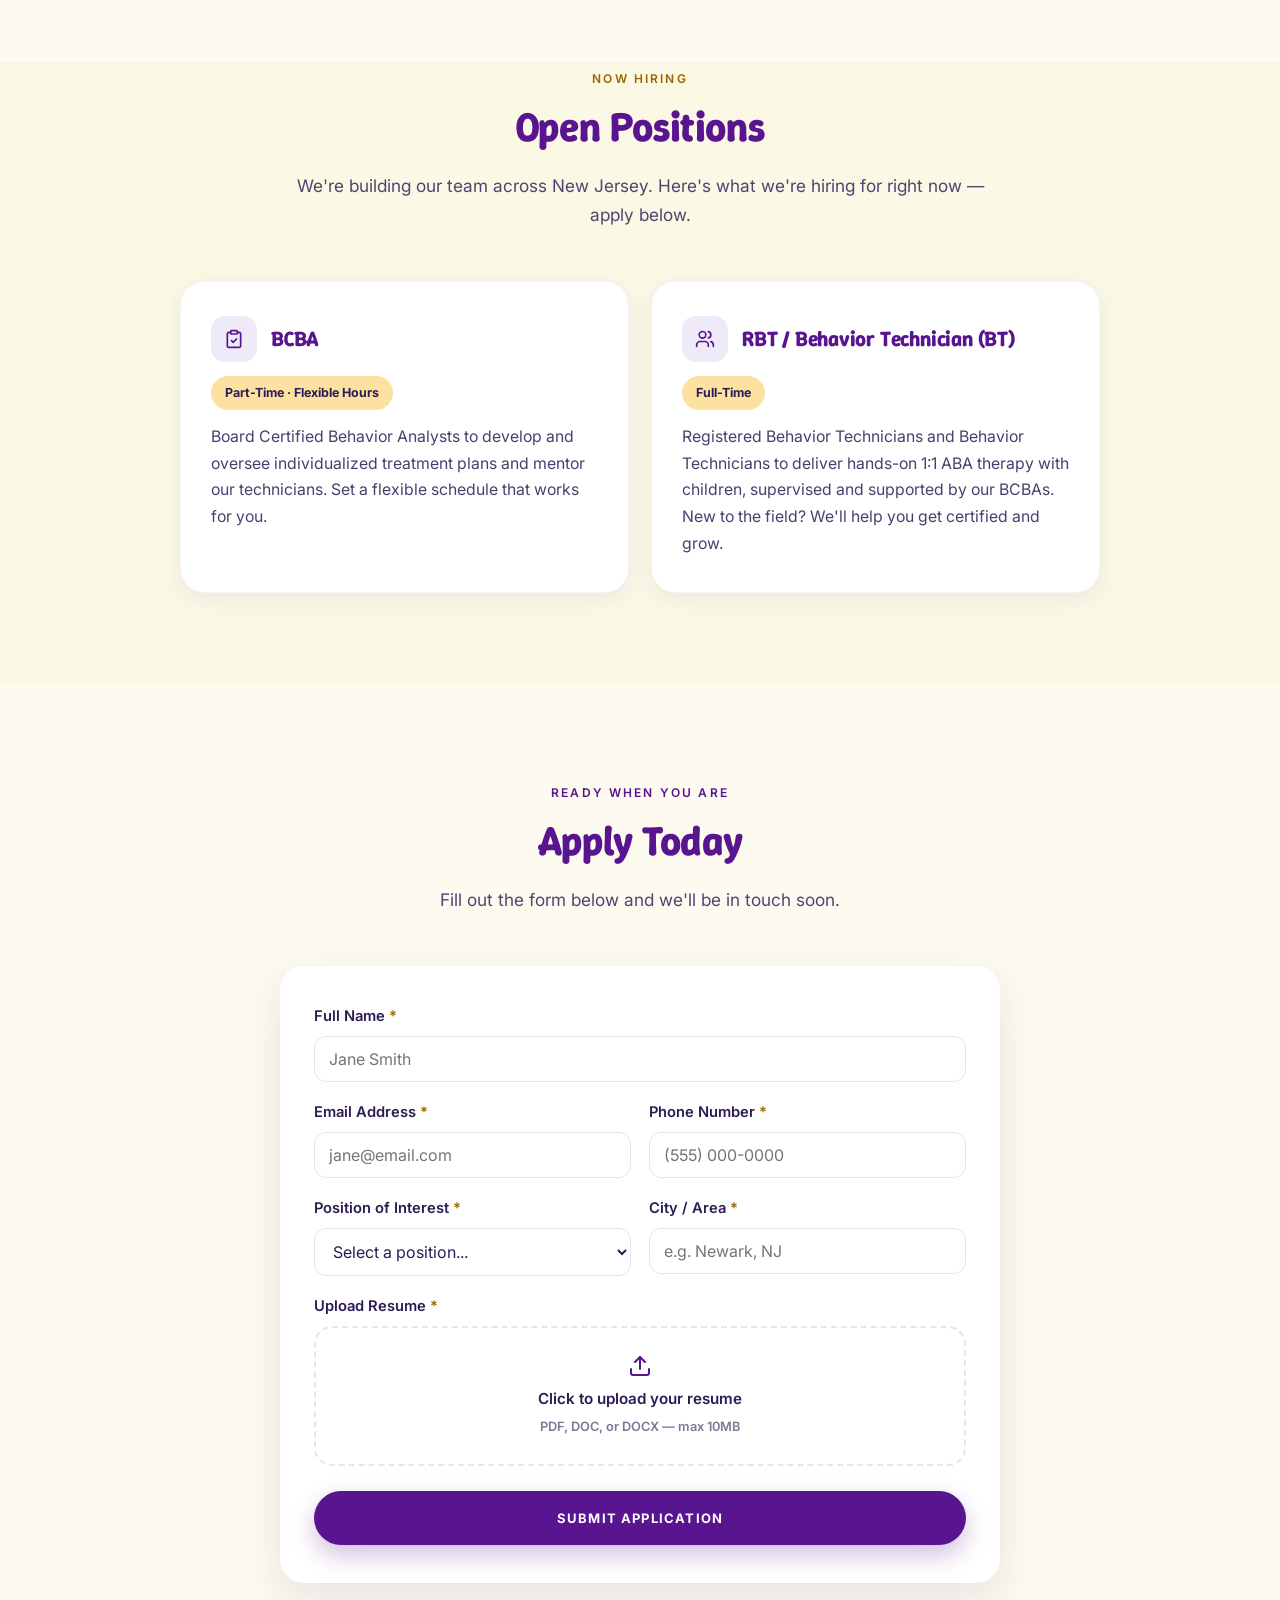
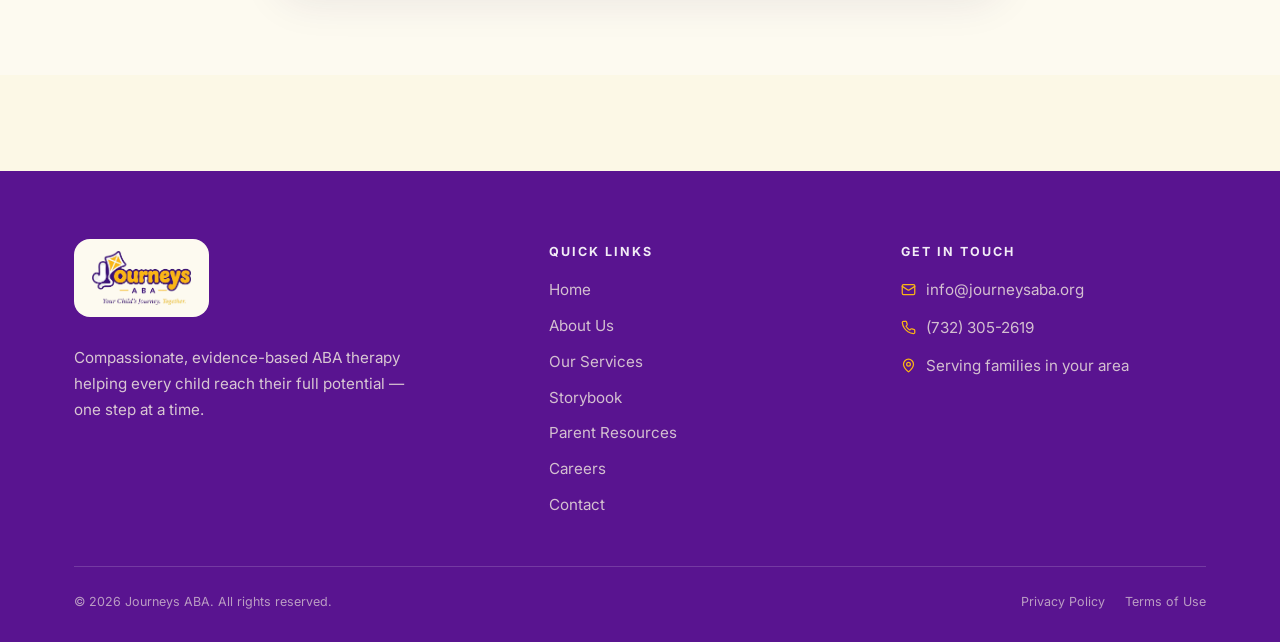
<file: careers.html>
<!doctype html>
<html lang="en">
<head>
  <meta charset="UTF-8">
  <link rel="icon" href="images/favicon.ico">
  <meta name="viewport" content="width=device-width, initial-scale=1.0">
  <title>BCBA &amp; RBT Jobs in New Jersey | Journeys ABA</title>
  <meta name="description" content="Join the Journeys ABA team. We're hiring BCBAs, RBTs, and Behavior Technicians passionate about making a difference for children and families in New Jersey.">
  <link rel="canonical" href="https://journeysaba.org/careers.html">
  <meta property="og:title" content="BCBA &amp; RBT Jobs in New Jersey | Journeys ABA">
  <meta property="og:description" content="Join the Journeys ABA team. We're hiring BCBAs, RBTs, and Behavior Technicians passionate about making a difference for children and families in New Jersey.">
  <meta property="og:type" content="website">
  <meta property="og:url" content="https://journeysaba.org/careers.html">
  <meta property="og:site_name" content="Journeys ABA">
  <meta property="og:image" content="https://journeysaba.org/images/og-card.jpg">
  <meta property="og:image:alt" content="A Journeys ABA therapist working through picture flashcards with a young boy at a table">
  <meta name="twitter:card" content="summary_large_image">
  <meta name="theme-color" content="#591490">
  <link rel="preconnect" href="https://fonts.googleapis.com">
  <link rel="preconnect" href="https://fonts.gstatic.com" crossorigin>
  <link href="https://fonts.googleapis.com/css2?family=Inter:wght@400;500;600;700&amp;family=Winky+Sans:wght@500;600;700&amp;display=swap" rel="stylesheet">
  <link rel="stylesheet" href="home.css">
  <style>
    /* Careers page extras (page-scoped; home.css untouched) */
    .careers-hero-media { max-width: 880px; margin: 44px auto 0; }
    .careers-hero-media img { width: 100%; display: block; border-radius: var(--radius-img); box-shadow: var(--shadow-soft); }

    .benefits-grid { display: grid; grid-template-columns: repeat(4, 1fr); gap: 20px; }
    .benefit-card { background: var(--card); border-radius: var(--radius-card); box-shadow: var(--shadow-card); padding: 30px 22px; text-align: center; }
    .benefit-card h3 { font-size: 1.14rem; margin: 16px 0 8px; }
    .benefit-card p { font-size: .94rem; line-height: 1.62; color: rgba(45, 27, 84, .82); margin: 0; }
    .benefit-icon { width: 52px; height: 52px; border-radius: 16px; display: flex; align-items: center; justify-content: center; margin: 0 auto; background: rgba(233, 226, 244, .7); color: var(--purple); }
    .benefit-icon--butter { background: rgba(251, 181, 21, .35); }
    .benefit-icon--lilac { background: rgba(217, 201, 238, .5); }
    .benefit-icon--amber { background: rgba(251, 181, 21, .18); color: var(--gold-ink); }

    .roles-grid { display: grid; grid-template-columns: 1fr 1fr; gap: 22px; max-width: 920px; margin: 0 auto; }
    .role-card { padding: 34px 30px; }
    .role-top { display: flex; align-items: center; gap: 14px; margin-bottom: 14px; }
    .role-top h3 { margin: 0; font-size: 1.32rem; }
    .role-icon { width: 46px; height: 46px; border-radius: 14px; flex: none; display: flex; align-items: center; justify-content: center; background: rgba(233, 226, 244, .7); color: var(--purple); }
    .role-badge { display: inline-block; background: rgba(251, 181, 21, .4); color: var(--ink); font-weight: 700; font-size: .78rem; padding: 6px 14px; border-radius: 999px; margin-bottom: 14px; }

    .apply-wrap { max-width: 720px; margin: 0 auto; }
    .req { color: var(--gold-ink); }
    .upload-drop { display: block; border: 2px dashed var(--pale); border-radius: 18px; padding: 26px 18px; text-align: center; cursor: pointer; transition: border-color .2s ease, background-color .2s ease; }
    .upload-drop:hover { border-color: var(--purple); background: rgba(233, 226, 244, .25); }
    .upload-drop input[type="file"] { display: none; }
    .upload-drop svg { color: var(--purple); margin: 0 auto 8px; display: block; }
    .upload-drop .upload-label { font-weight: 600; font-size: .95rem; color: var(--ink); margin: 0; }
    .upload-drop .upload-hint { font-size: .8rem; color: rgba(45, 27, 84, .6); margin: 4px 0 0; }
    .form-submit { width: 100%; }

    @media (max-width: 980px) { .benefits-grid { grid-template-columns: repeat(2, 1fr); } }
    @media (max-width: 700px) { .roles-grid { grid-template-columns: 1fr; } .role-card { padding: 28px 22px; } }
    @media (max-width: 560px) { .benefits-grid { grid-template-columns: 1fr; } }
  </style>
</head>
<body>

  <!-- 1. Top bar -->
  <div class="topbar">
    <div class="container topbar-inner">
      <span>Proudly Serving New Jersey</span>
      <a href="tel:+17323052619" aria-label="Call Journeys ABA at (732) 305-2619">
        <svg xmlns="http://www.w3.org/2000/svg" width="13" height="13" viewBox="0 0 24 24" fill="none" stroke="currentColor" stroke-width="2" stroke-linecap="round" stroke-linejoin="round" aria-hidden="true"><path d="M22 16.92v3a2 2 0 0 1-2.18 2 19.79 19.79 0 0 1-8.63-3.07 19.5 19.5 0 0 1-6-6 19.79 19.79 0 0 1-3.07-8.67A2 2 0 0 1 4.11 2h3a2 2 0 0 1 2 1.72 12.84 12.84 0 0 0 .7 2.81 2 2 0 0 1-.45 2.11L8.09 9.91a16 16 0 0 0 6 6l1.27-1.27a2 2 0 0 1 2.11-.45 12.84 12.84 0 0 0 2.81.7A2 2 0 0 1 22 16.92z"></path></svg>
        Call Us: (732) 305-2619
      </a>
    </div>
  </div>

  <!-- 2. Header -->
  <header class="site-header" id="siteHeader">
    <div class="container header-inner">
      <a class="logo" href="index.html" aria-label="Journeys ABA — Home">
        <img src="images/assets-journeys-logo-transparent.png" alt="Journeys ABA logo — Your Child's Journey. Together.">
      </a>
      <nav class="nav" id="siteNav" aria-label="Main navigation">
        <a class="nav-link" href="index.html">Home</a>
        <a class="nav-link" href="about.html">About Us</a>
        <a class="nav-link" href="services.html">Services</a>
        <a class="nav-link" href="storybook.html">Storybook</a>
        <a class="nav-link" href="resources.html">Parent Resources</a>
        <a class="nav-link is-active" href="careers.html" aria-current="page">Careers</a>
        <a class="btn btn--nav-contact" href="contact.html">Contact</a>
      </nav>
      <a class="phone-pill" href="tel:+17323052619" aria-label="Call Journeys ABA at (732) 305-2619">
        <svg xmlns="http://www.w3.org/2000/svg" width="15" height="15" viewBox="0 0 24 24" fill="none" stroke="currentColor" stroke-width="2" stroke-linecap="round" stroke-linejoin="round" aria-hidden="true"><path d="M22 16.92v3a2 2 0 0 1-2.18 2 19.79 19.79 0 0 1-8.63-3.07 19.5 19.5 0 0 1-6-6 19.79 19.79 0 0 1-3.07-8.67A2 2 0 0 1 4.11 2h3a2 2 0 0 1 2 1.72 12.84 12.84 0 0 0 .7 2.81 2 2 0 0 1-.45 2.11L8.09 9.91a16 16 0 0 0 6 6l1.27-1.27a2 2 0 0 1 2.11-.45 12.84 12.84 0 0 0 2.81.7A2 2 0 0 1 22 16.92z"></path></svg>
        <span class="phone-num">(732) 305-2619</span>
      </a>
      <button class="menu-toggle" id="menuToggle" type="button" aria-expanded="false" aria-controls="siteNav" aria-label="Toggle menu">
        <svg class="icon-menu" xmlns="http://www.w3.org/2000/svg" width="22" height="22" viewBox="0 0 24 24" fill="none" stroke="currentColor" stroke-width="2" stroke-linecap="round" stroke-linejoin="round" aria-hidden="true"><line x1="4" x2="20" y1="6" y2="6"></line><line x1="4" x2="20" y1="12" y2="12"></line><line x1="4" x2="20" y1="18" y2="18"></line></svg>
        <svg class="icon-close" xmlns="http://www.w3.org/2000/svg" width="22" height="22" viewBox="0 0 24 24" fill="none" stroke="currentColor" stroke-width="2" stroke-linecap="round" stroke-linejoin="round" aria-hidden="true"><path d="M18 6 6 18"></path><path d="m6 6 12 12"></path></svg>
      </button>
    </div>
  </header>

  <main>

    <!-- 3. Page hero -->
    <section class="page-hero">
      <div class="container">
        <span class="eyebrow reveal">Join Our Team</span>
        <h1 class="two-tone reveal" style="--d:.05s">
          <span class="line-purple">Grow with</span>
          <span class="line-gold">Journeys ABA.</span>
        </h1>
        <p class="lead reveal" style="--d:.1s">We're looking for compassionate, dedicated professionals who believe every child deserves the chance to thrive. Come be part of something meaningful.</p>
        <div class="careers-hero-media reveal" style="--d:.15s">
          <img src="images/a79b2f80-24c5-411b-a6cc-cab6ae5523e7-27ee08ef-original.png" alt="Journeys ABA team" fetchpriority="high">
        </div>
      </div>
    </section>

    <!-- 4. Why work with us -->
    <section class="section values" style="padding-top:60px;">
      <div class="container">
        <div class="section-head reveal">
          <span class="eyebrow eyebrow--purple">Why Work With Us?</span>
          <h2 class="two-tone">
            <span class="line-purple">We invest in our team</span>
            <span class="line-gold">the way we invest in our clients.</span>
          </h2>
          <p class="lead">With care, consistency, and a commitment to growth.</p>
        </div>
        <div class="benefits-grid">
          <article class="benefit-card reveal">
            <div class="benefit-icon benefit-icon--amber" aria-hidden="true">
              <svg xmlns="http://www.w3.org/2000/svg" width="22" height="22" viewBox="0 0 24 24" fill="none" stroke="currentColor" stroke-width="2" stroke-linecap="round" stroke-linejoin="round"><path d="M19 14c1.49-1.46 3-3.21 3-5.5A5.5 5.5 0 0 0 16.5 3c-1.76 0-3 .5-4.5 2-1.5-1.5-2.74-2-4.5-2A5.5 5.5 0 0 0 2 8.5c0 2.3 1.5 4.05 3 5.5l7 7Z"></path></svg>
            </div>
            <h3>Mission-Driven</h3>
            <p>Every day you make a real difference in a child's life.</p>
          </article>
          <article class="benefit-card reveal" style="--d:.06s">
            <div class="benefit-icon" aria-hidden="true">
              <svg xmlns="http://www.w3.org/2000/svg" width="22" height="22" viewBox="0 0 24 24" fill="none" stroke="currentColor" stroke-width="2" stroke-linecap="round" stroke-linejoin="round"><path d="M11.525 2.295a.53.53 0 0 1 .95 0l2.31 4.679a2.123 2.123 0 0 0 1.595 1.16l5.166.756a.53.53 0 0 1 .294.904l-3.736 3.638a2.123 2.123 0 0 0-.611 1.878l.882 5.14a.53.53 0 0 1-.771.56l-4.618-2.428a2.122 2.122 0 0 0-1.973 0L6.396 21.01a.53.53 0 0 1-.77-.56l.881-5.139a2.122 2.122 0 0 0-.611-1.879L2.16 9.795a.53.53 0 0 1 .294-.906l5.165-.755a2.122 2.122 0 0 0 1.597-1.16z"></path></svg>
            </div>
            <h3>Clinical Excellence</h3>
            <p>100% BCBA-supervised care with ongoing training and mentorship.</p>
          </article>
          <article class="benefit-card reveal" style="--d:.12s">
            <div class="benefit-icon benefit-icon--butter" aria-hidden="true">
              <svg xmlns="http://www.w3.org/2000/svg" width="22" height="22" viewBox="0 0 24 24" fill="none" stroke="currentColor" stroke-width="2" stroke-linecap="round" stroke-linejoin="round"><path d="M16 21v-2a4 4 0 0 0-4-4H6a4 4 0 0 0-4 4v2"></path><circle cx="9" cy="7" r="4"></circle><path d="M22 21v-2a4 4 0 0 0-3-3.87"></path><path d="M16 3.13a4 4 0 0 1 0 7.75"></path></svg>
            </div>
            <h3>Supportive Team</h3>
            <p>A collaborative culture where everyone's voice matters.</p>
          </article>
          <article class="benefit-card reveal" style="--d:.18s">
            <div class="benefit-icon benefit-icon--lilac" aria-hidden="true">
              <svg xmlns="http://www.w3.org/2000/svg" width="22" height="22" viewBox="0 0 24 24" fill="none" stroke="currentColor" stroke-width="2" stroke-linecap="round" stroke-linejoin="round"><path d="M16 20V4a2 2 0 0 0-2-2h-4a2 2 0 0 0-2 2v16"></path><rect width="20" height="14" x="2" y="6" rx="2"></rect></svg>
            </div>
            <h3>Career Growth</h3>
            <p>Clear pathways from BT to RBT to BCBA with our support.</p>
          </article>
        </div>
      </div>
    </section>

    <!-- 5. Open positions -->
    <section class="section" id="open-positions" style="padding-top:0;">
      <div class="container">
        <div class="section-head reveal">
          <span class="eyebrow">Now Hiring</span>
          <h2>Open Positions</h2>
          <p class="lead">We're building our team across New Jersey. Here's what we're hiring for right now — apply below.</p>
        </div>
        <div class="roles-grid">
          <article class="card role-card reveal">
            <div class="role-top">
              <div class="role-icon" aria-hidden="true">
                <svg xmlns="http://www.w3.org/2000/svg" width="20" height="20" viewBox="0 0 24 24" fill="none" stroke="currentColor" stroke-width="2" stroke-linecap="round" stroke-linejoin="round"><rect width="8" height="4" x="8" y="2" rx="1"></rect><path d="M16 4h2a2 2 0 0 1 2 2v14a2 2 0 0 1-2 2H6a2 2 0 0 1-2-2V6a2 2 0 0 1 2-2h2"></path><path d="m9 14 2 2 4-4"></path></svg>
              </div>
              <h3>BCBA</h3>
            </div>
            <span class="role-badge">Part-Time · Flexible Hours</span>
            <p>Board Certified Behavior Analysts to develop and oversee individualized treatment plans and mentor our technicians. Set a flexible schedule that works for you.</p>
          </article>
          <article class="card role-card reveal" style="--d:.1s">
            <div class="role-top">
              <div class="role-icon" aria-hidden="true">
                <svg xmlns="http://www.w3.org/2000/svg" width="20" height="20" viewBox="0 0 24 24" fill="none" stroke="currentColor" stroke-width="2" stroke-linecap="round" stroke-linejoin="round"><path d="M16 21v-2a4 4 0 0 0-4-4H6a4 4 0 0 0-4 4v2"></path><circle cx="9" cy="7" r="4"></circle><path d="M22 21v-2a4 4 0 0 0-3-3.87"></path><path d="M16 3.13a4 4 0 0 1 0 7.75"></path></svg>
              </div>
              <h3>RBT / Behavior Technician (BT)</h3>
            </div>
            <span class="role-badge">Full-Time</span>
            <p>Registered Behavior Technicians and Behavior Technicians to deliver hands-on 1:1 ABA therapy with children, supervised and supported by our BCBAs. New to the field? We'll help you get certified and grow.</p>
          </article>
        </div>
      </div>
    </section>

    <!-- 6. Application form -->
    <section class="section aspire" id="apply">
      <div class="container">
        <div class="section-head reveal">
          <span class="eyebrow eyebrow--purple">Ready When You Are</span>
          <h2>Apply Today</h2>
          <p class="lead">Fill out the form below and we'll be in touch soon.</p>
        </div>
        <div class="apply-wrap">
          <form class="form-card reveal" action="https://bhwebs.com/jaba/careers" method="POST" enctype="multipart/form-data">
            <input type="text" name="_honey" style="position:absolute;left:-9999px" tabindex="-1" autocomplete="off" aria-hidden="true">
            <div class="form-grid">
              <div class="field full">
                <label for="app-name">Full Name <span class="req">*</span></label>
                <input id="app-name" required placeholder="Jane Smith" name="fullName">
              </div>
              <div class="field">
                <label for="app-email">Email Address <span class="req">*</span></label>
                <input id="app-email" required placeholder="jane@email.com" type="email" name="email">
              </div>
              <div class="field">
                <label for="app-phone">Phone Number <span class="req">*</span></label>
                <input id="app-phone" required placeholder="(555) 000-0000" type="tel" name="phone">
              </div>
              <div class="field">
                <label for="app-position">Position of Interest <span class="req">*</span></label>
                <select id="app-position" name="position" required>
                  <option value="">Select a position...</option>
                  <option value="BCBA">BCBA</option>
                  <option value="RBT">RBT</option>
                  <option value="BT">Behavior Technician (BT)</option>
                  <option value="Admin">Administrative / Operations Support</option>
                  <option value="Other">Other</option>
                </select>
              </div>
              <div class="field">
                <label for="app-city">City / Area <span class="req">*</span></label>
                <input id="app-city" required placeholder="e.g. Newark, NJ" name="city">
              </div>
              <div class="field full">
                <label>Upload Resume <span class="req">*</span></label>
                <label class="upload-drop">
                  <input accept=".pdf,.doc,.docx" type="file" name="resume" onchange="if(this.files[0])this.parentElement.querySelector('p').textContent='✓ '+this.files[0].name">
                  <svg xmlns="http://www.w3.org/2000/svg" width="24" height="24" viewBox="0 0 24 24" fill="none" stroke="currentColor" stroke-width="2" stroke-linecap="round" stroke-linejoin="round" aria-hidden="true"><path d="M21 15v4a2 2 0 0 1-2 2H5a2 2 0 0 1-2-2v-4"></path><polyline points="17 8 12 3 7 8"></polyline><line x1="12" x2="12" y1="3" y2="15"></line></svg>
                  <p class="upload-label">Click to upload your resume</p>
                  <p class="upload-hint">PDF, DOC, or DOCX — max 10MB</p>
                </label>
              </div>
              <div class="full">
                <button type="submit" class="btn btn--purple form-submit">Submit Application</button>
              </div>
            </div>
          </form>
        </div>
      </div>
    </section>

  </main>

  <!-- 7. Footer -->
  <footer class="footer">
    <div class="container">
      <div class="footer-grid">
        <div>
          <div class="footer-logo-chip">
            <img src="images/assets-journeys-logo-transparent.png" alt="Journeys ABA logo — Your Child's Journey. Together.">
          </div>
          <p class="footer-tagline">Compassionate, evidence-based ABA therapy helping every child reach their full potential — one step at a time.</p>
        </div>
        <div>
          <h4>Quick Links</h4>
          <nav class="footer-links" aria-label="Footer navigation">
            <a href="index.html">Home</a>
            <a href="about.html">About Us</a>
            <a href="services.html">Our Services</a>
            <a href="storybook.html">Storybook</a>
            <a href="resources.html">Parent Resources</a>
            <a href="careers.html">Careers</a>
            <a href="contact.html">Contact</a>
          </nav>
        </div>
        <div>
          <h4>Get In Touch</h4>
          <div class="footer-contact">
            <a href="mailto:info@journeysaba.org">
              <svg xmlns="http://www.w3.org/2000/svg" width="15" height="15" viewBox="0 0 24 24" fill="none" stroke="currentColor" stroke-width="2" stroke-linecap="round" stroke-linejoin="round" aria-hidden="true"><rect width="20" height="16" x="2" y="4" rx="2"></rect><path d="m22 7-8.97 5.7a1.94 1.94 0 0 1-2.06 0L2 7"></path></svg>
              info@journeysaba.org
            </a>
            <a href="tel:+17323052619">
              <svg xmlns="http://www.w3.org/2000/svg" width="15" height="15" viewBox="0 0 24 24" fill="none" stroke="currentColor" stroke-width="2" stroke-linecap="round" stroke-linejoin="round" aria-hidden="true"><path d="M22 16.92v3a2 2 0 0 1-2.18 2 19.79 19.79 0 0 1-8.63-3.07 19.5 19.5 0 0 1-6-6 19.79 19.79 0 0 1-3.07-8.67A2 2 0 0 1 4.11 2h3a2 2 0 0 1 2 1.72 12.84 12.84 0 0 0 .7 2.81 2 2 0 0 1-.45 2.11L8.09 9.91a16 16 0 0 0 6 6l1.27-1.27a2 2 0 0 1 2.11-.45 12.84 12.84 0 0 0 2.81.7A2 2 0 0 1 22 16.92z"></path></svg>
              (732) 305-2619
            </a>
            <span class="footer-line">
              <svg xmlns="http://www.w3.org/2000/svg" width="15" height="15" viewBox="0 0 24 24" fill="none" stroke="currentColor" stroke-width="2" stroke-linecap="round" stroke-linejoin="round" aria-hidden="true"><path d="M20 10c0 4.993-5.539 10.193-7.399 11.799a1 1 0 0 1-1.202 0C9.539 20.193 4 14.993 4 10a8 8 0 0 1 16 0"></path><circle cx="12" cy="10" r="3"></circle></svg>
              Serving families in your area
            </span>
          </div>
        </div>
      </div>
      <div class="footer-bottom">
        <p style="margin:0;">© 2026 Journeys ABA. All rights reserved.</p>
        <nav aria-label="Legal">
          <a href="privacy.html">Privacy Policy</a>
          <a href="terms.html">Terms of Use</a>
        </nav>
      </div>
    </div>
  </footer>

  <!-- 8. Chat assistant (same widget as the rest of the site; site.js rebuilds the popup into the AI chat) -->
  <div id="lsb-chat-pop" style="display:none;position:fixed;bottom:92px;right:24px;z-index:70;background:#fff;border-radius:16px;box-shadow:0 20px 40px rgba(0,0,0,.18);padding:20px;width:280px;font-family:'Open Sans',sans-serif;"><h4 style="font-family:Nunito,sans-serif;font-weight:800;color:#591490;font-size:17px;margin-bottom:10px;">Questions? We're here.</h4><a href="tel:+17323052619" style="display:block;padding:10px 12px;margin-bottom:8px;background:#F1EBF9;border-radius:10px;color:#591490;font-weight:700;text-decoration:none;">&#128222; Call (732) 305-2619</a><a href="mailto:info@journeysaba.org" style="display:block;padding:10px 12px;margin-bottom:8px;background:#F1EBF9;border-radius:10px;color:#591490;font-weight:700;text-decoration:none;">&#9993;&#65039; info@journeysaba.org</a><a href="contact.html" style="display:block;padding:10px 12px;background:#FBB515;border-radius:10px;color:#591490;font-weight:700;text-decoration:none;text-align:center;">Request a Free Consultation</a></div>
  <button id="lsb-chat" style="position:fixed;bottom:24px;right:24px;z-index:50;width:56px;height:56px;border-radius:9999px;background:#591490;color:#fff;border:0;cursor:pointer;box-shadow:0 25px 50px -12px rgba(0,0,0,.25);display:flex;align-items:center;justify-content:center;" aria-label="Contact us"><svg xmlns="http://www.w3.org/2000/svg" width="22" height="22" viewBox="0 0 24 24" fill="none" stroke="currentColor" stroke-width="2" stroke-linecap="round" stroke-linejoin="round"><path d="M7.9 20A9 9 0 1 0 4 16.1L2 22Z"></path></svg></button>

  <script>
    (function () {
      // Mobile menu toggle
      var header = document.getElementById('siteHeader');
      var toggle = document.getElementById('menuToggle');
      if (toggle) {
        toggle.addEventListener('click', function () {
          var open = header.classList.toggle('menu-open');
          toggle.setAttribute('aria-expanded', open ? 'true' : 'false');
        });
      }

      // Fade-up on scroll
      var items = document.querySelectorAll('.reveal');
      if ('IntersectionObserver' in window) {
        var io = new IntersectionObserver(function (entries) {
          entries.forEach(function (entry) {
            if (entry.isIntersecting) {
              entry.target.classList.add('is-in');
              io.unobserve(entry.target);
            }
          });
        }, { threshold: 0.12, rootMargin: '0px 0px -40px 0px' });
        items.forEach(function (el) { io.observe(el); });
      } else {
        items.forEach(function (el) { el.classList.add('is-in'); });
      }
    })();
  </script>

  <script>
    /* Application form: success state after FormSubmit redirect (?sent=1).
       Mirrors the handler in site.js — site.js itself is not loaded here. */
    (function () {
      if (/[?&]sent=1/.test(location.search)) {
        var form = document.querySelector('form.form-card');
        if (form) {
          var ok = document.createElement('div');
          ok.style.cssText = 'padding:28px;background:#fff;border:2px solid #591490;border-radius:24px;text-align:center;box-shadow:0 16px 44px rgba(45,27,84,.10);';
          ok.innerHTML = '<h3 style="color:#591490;font-family:\'Winky Sans\',\'Trebuchet MS\',sans-serif;font-size:24px;font-weight:700;margin:0 0 8px;">Thank you!</h3><p style="color:#2D1B54;font-family:Inter,\'Helvetica Neue\',Arial,sans-serif;margin:0;">Your application has been sent. Our team will reach out within 1 business day.</p>';
          form.parentNode.replaceChild(ok, form);
          ok.scrollIntoView({ block: 'center' });
        }
      }
    })();
  </script>

  <script>
    /* Chat bubble -> AI assistant (OpenAI via Cloudflare Worker proxy).
       Mirrors the chat init in site.js — site.js itself is not loaded here because
       its mobile-menu code would duplicate this page's own menu toggle. */
    (function () {
      var chat = document.getElementById('lsb-chat');
      if (!chat) return;
      var pop = document.getElementById('lsb-chat-pop');
      var CHAT_API = 'https://journeysaba-chat.avrumy95.workers.dev';
      var history = []; // {role, content} pairs sent to the assistant
      var busy = false;

      pop.style.width = 'min(340px, calc(100vw - 32px))';
      pop.style.padding = '0';
      pop.style.overflow = 'hidden';
      pop.innerHTML =
        '<div style="background:#591490;color:#fff;padding:14px 18px 14px 46px;position:relative;">' +
        '<button id="lsb-chat-x" type="button" aria-label="Close chat" style="position:absolute;left:10px;top:14px;width:28px;height:28px;border:0;border-radius:8px;background:rgba(255,255,255,.16);color:#fff;font-size:14px;line-height:1;cursor:pointer;">&#10005;</button>' +
          '<div style="font-family:Nunito,sans-serif;font-weight:800;font-size:16px;">Journeys ABA Assistant</div>' +
          '<div style="font-size:12px;opacity:.85;">Ask about ABA therapy, insurance, or getting started</div>' +
        '<button id="lsb-human" type="button" style="margin-top:9px;background:rgba(255,255,255,.14);border:1px solid rgba(255,255,255,.4);color:#fff;border-radius:999px;padding:5px 13px;font:600 11.5px Inter,sans-serif;cursor:pointer;">&#128100; Talk to a person</button>' +
        '</div>' +
        '<div id="lsb-chat-msgs" style="height:clamp(140px, calc(100vh - 360px), 300px);overflow-y:auto;padding:14px;background:#FAF7FE;display:flex;flex-direction:column;gap:8px;"></div>' +
        '<form id="lsb-chat-form" style="display:flex;gap:8px;padding:10px;border-top:1px solid #E9E2F4;background:#fff;">' +
          '<input id="lsb-chat-in" type="text" placeholder="Type your question&hellip;" autocomplete="off" maxlength="600" ' +
            'style="flex:1;border:1.5px solid #DFD3F0;border-radius:10px;padding:9px 12px;font-family:\'Open Sans\',sans-serif;font-size:14px;outline-color:#591490;" />' +
          '<button type="submit" aria-label="Send" style="background:#FBB515;color:#591490;border:0;border-radius:10px;width:42px;cursor:pointer;font-size:16px;">&#10148;</button>' +
        '</form>' +
        '<div style="padding:7px 12px;background:#fff;border-top:1px solid #EFE9F8;text-align:center;font-size:12px;">' +
          'Prefer to talk? <a href="tel:+17323052619" style="color:#9A6600;font-weight:700;text-decoration:none;">(732) 305-2619</a>' +
        '</div>';

      var closeEl = pop.querySelector('#lsb-chat-x');
      if (closeEl) closeEl.addEventListener('click', function (e) {
        e.stopPropagation();
        pop.style.display = 'none';
      });
      var msgsEl = pop.querySelector('#lsb-chat-msgs');
      var formEl = pop.querySelector('#lsb-chat-form');
      var inEl = pop.querySelector('#lsb-chat-in');

      function showHumanForm() {
        var existing = pop.querySelector('#lsb-hform');
        if (existing) { existing.scrollIntoView({ block: 'nearest' }); return; }
        var b = document.createElement('div');
        b.style.cssText = 'align-self:flex-start;background:#fff;color:#2D1B54;border:1px solid #E9E2F4;border-radius:14px 14px 14px 4px;padding:12px 13px;max-width:92%;font-size:13.5px;font-family:Inter,sans-serif;';
        b.innerHTML =
          '<div style="font-weight:700;margin-bottom:8px;">Happy to have a real person call you back! Just leave your details:</div>' +
          '<form id="lsb-hform">' +
            '<input name="name" required placeholder="Your name" style="width:100%;box-sizing:border-box;border:1.5px solid #DFD3F0;border-radius:9px;padding:8px 10px;margin-bottom:7px;font:13.5px Inter,sans-serif;" />' +
            '<input name="phone" required placeholder="Phone number" type="tel" style="width:100%;box-sizing:border-box;border:1.5px solid #DFD3F0;border-radius:9px;padding:8px 10px;margin-bottom:7px;font:13.5px Inter,sans-serif;" />' +
            '<input name="note" placeholder="What is it about? (optional)" style="width:100%;box-sizing:border-box;border:1.5px solid #DFD3F0;border-radius:9px;padding:8px 10px;margin-bottom:9px;font:13.5px Inter,sans-serif;" />' +
            '<button type="submit" style="width:100%;background:#591490;color:#fff;border:0;border-radius:999px;padding:10px;font:700 12.5px Inter,sans-serif;letter-spacing:.05em;cursor:pointer;">REQUEST A CALL BACK</button>' +
          '</form>';
        msgsEl.appendChild(b);
        msgsEl.scrollTop = msgsEl.scrollHeight;
        var hf = b.querySelector('#lsb-hform');
        hf.addEventListener('submit', function (ev) {
          ev.preventDefault();
          var btn = hf.querySelector('button');
          btn.disabled = true; btn.textContent = 'SENDING\u2026';
          fetch('https://bhwebs.com/jaba/callback', {
            method: 'POST',
            headers: { 'Content-Type': 'application/json', 'Accept': 'application/json' },
            body: JSON.stringify({
              _subject: 'Website chat: please call back',
              _template: 'table',
              name: hf.querySelector('[name=name]').value,
              phone: hf.querySelector('[name=phone]').value,
              about: hf.querySelector('[name=note]').value || '(not given)',
              page: location.pathname
            })
          }).then(function (r) { return r.json(); }).then(function () {
            b.innerHTML = '<b>Got it!</b> Someone from Journeys ABA will call you back as soon as possible \u2014 usually the same business day.';
            msgsEl.scrollTop = msgsEl.scrollHeight;
          }).catch(function () {
            b.innerHTML = 'Hmm, that didn\u2019t go through \u2014 please call us directly at <a href="tel:+17323052619" style="color:#591490;font-weight:700;">(732) 305-2619</a>.';
          });
        });
      }
      var humanBtn = pop.querySelector('#lsb-human');
      if (humanBtn) humanBtn.addEventListener('click', showHumanForm);

      function addMsg(text, who) {
        var b = document.createElement('div');
        b.style.cssText = who === 'user'
          ? 'align-self:flex-end;background:#591490;color:#fff;border-radius:14px 14px 4px 14px;padding:9px 13px;max-width:85%;font-size:14px;line-height:1.45;font-family:\'Open Sans\',sans-serif;white-space:pre-wrap;'
          : 'align-self:flex-start;background:#fff;color:#2D1B54;border:1px solid #E9E2F4;border-radius:14px 14px 14px 4px;padding:9px 13px;max-width:85%;font-size:14px;line-height:1.45;font-family:\'Open Sans\',sans-serif;white-space:pre-wrap;';
        b.textContent = text;
        msgsEl.appendChild(b);
        msgsEl.scrollTop = msgsEl.scrollHeight;
        return b;
      }

      addMsg('Hi! 👋 I’m the Journeys ABA assistant. Ask me anything about ABA therapy, our services, insurance, or how to get started!', 'bot');

      formEl.addEventListener('submit', function (e) {
        e.preventDefault();
        var q = inEl.value.replace(/^\s+|\s+$/g, '');
        if (!q || busy) return;
        inEl.value = '';
        addMsg(q, 'user');
        history.push({ role: 'user', content: q });
        if (/\b(real person|human|an agent|a person|someone (real|live)|speak (to|with) (someone|a person|a human)|talk (to|with) (someone|a person|a human)|call me( back)?)\b/i.test(q)) {
          showHumanForm();
          return;
        }
        busy = true;
        var typing = addMsg('• • •', 'bot');
        typing.style.opacity = '.55';
        fetch(CHAT_API, {
          method: 'POST',
          headers: { 'Content-Type': 'application/json' },
          body: JSON.stringify({ messages: history.slice(-10) }),
        }).then(function (r) { return r.json(); }).then(function (j) {
          var reply = (j && j.reply) || 'I’m having trouble right now — please call us at (732) 305-2619!';
          typing.style.opacity = '1';
          typing.textContent = reply;
          history.push({ role: 'assistant', content: reply });
          msgsEl.scrollTop = msgsEl.scrollHeight;
        }).catch(function () {
          typing.style.opacity = '1';
          typing.textContent = 'I’m having trouble connecting — please call us at (732) 305-2619 or use the form on our Contact page!';
        }).then(function () { busy = false; });
      });

      chat.addEventListener('click', function () {
        var open = pop.style.display === 'none';
        pop.style.display = open ? 'block' : 'none';
        if (open) inEl.focus();
      });
    })();
  </script>

  <script>
    /* Chat attention: pulse + badge until seen; auto-open once per session. */
    (function () {
      var btn = document.getElementById('lsb-chat');
      var pop = document.getElementById('lsb-chat-pop');
      if (!btn || !pop) return;
      var KEY = 'jabaChatSeen';
      function markSeen() {
        btn.classList.add('lsb-chat--seen');
        try { sessionStorage.setItem(KEY, '1'); } catch (e) {}
      }
      var seen = false;
      try { seen = !!sessionStorage.getItem(KEY); } catch (e) {}
      if (seen) { btn.classList.add('lsb-chat--seen'); }
      btn.addEventListener('click', markSeen);
      var isContact = /contact\.html/.test(location.pathname);
      if (!seen && !isContact) {
        setTimeout(function () {
          if (pop.style.display === 'none') {
            pop.classList.add('lsb-pop-in');
            pop.style.display = 'block';   /* open WITHOUT focusing the input */
            markSeen();
          }
        }, 6500);
      }
    })();
  </script>
<!-- Cloudflare Web Analytics (cookie-less visitor counts) --><script defer src="https://static.cloudflareinsights.com/beacon.min.js" data-cf-beacon='{"token": "ef79d286447949c0834d0aa6cc849296"}'></script>
</body>
</html>
</file>
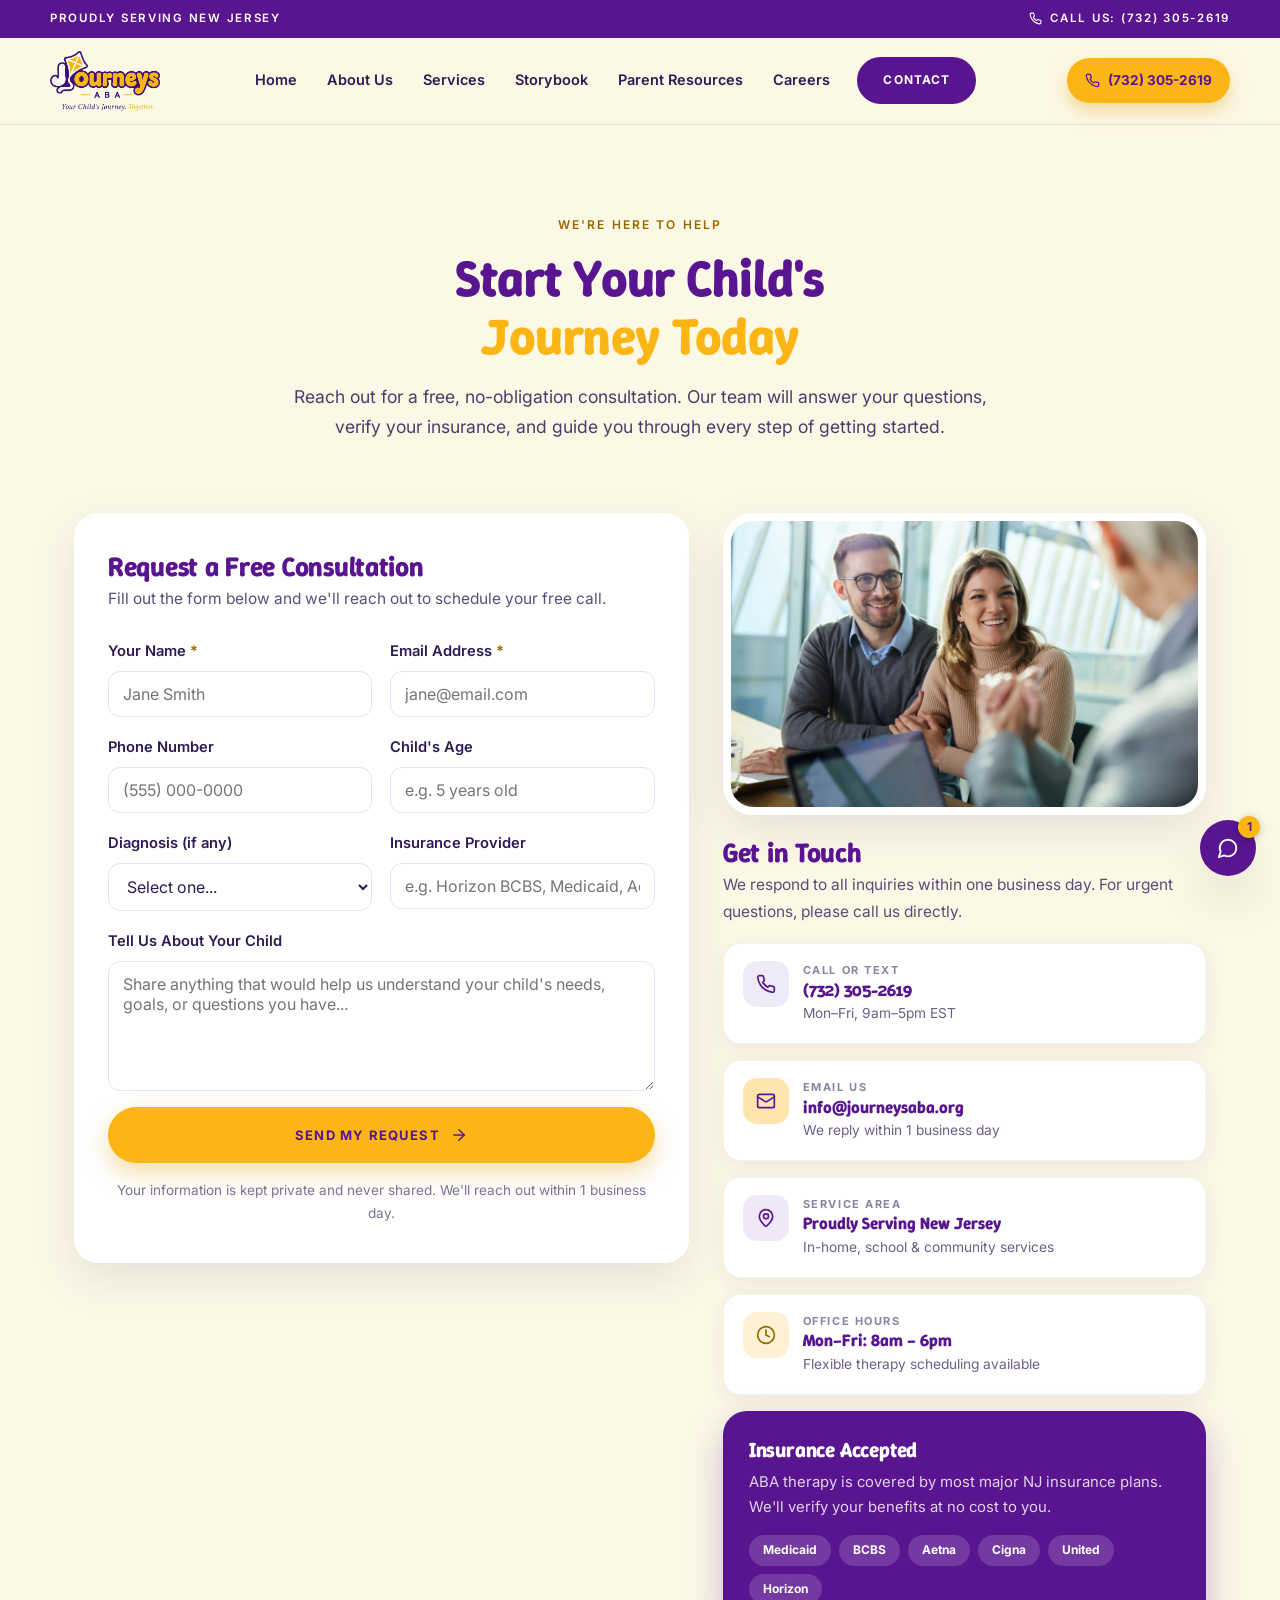
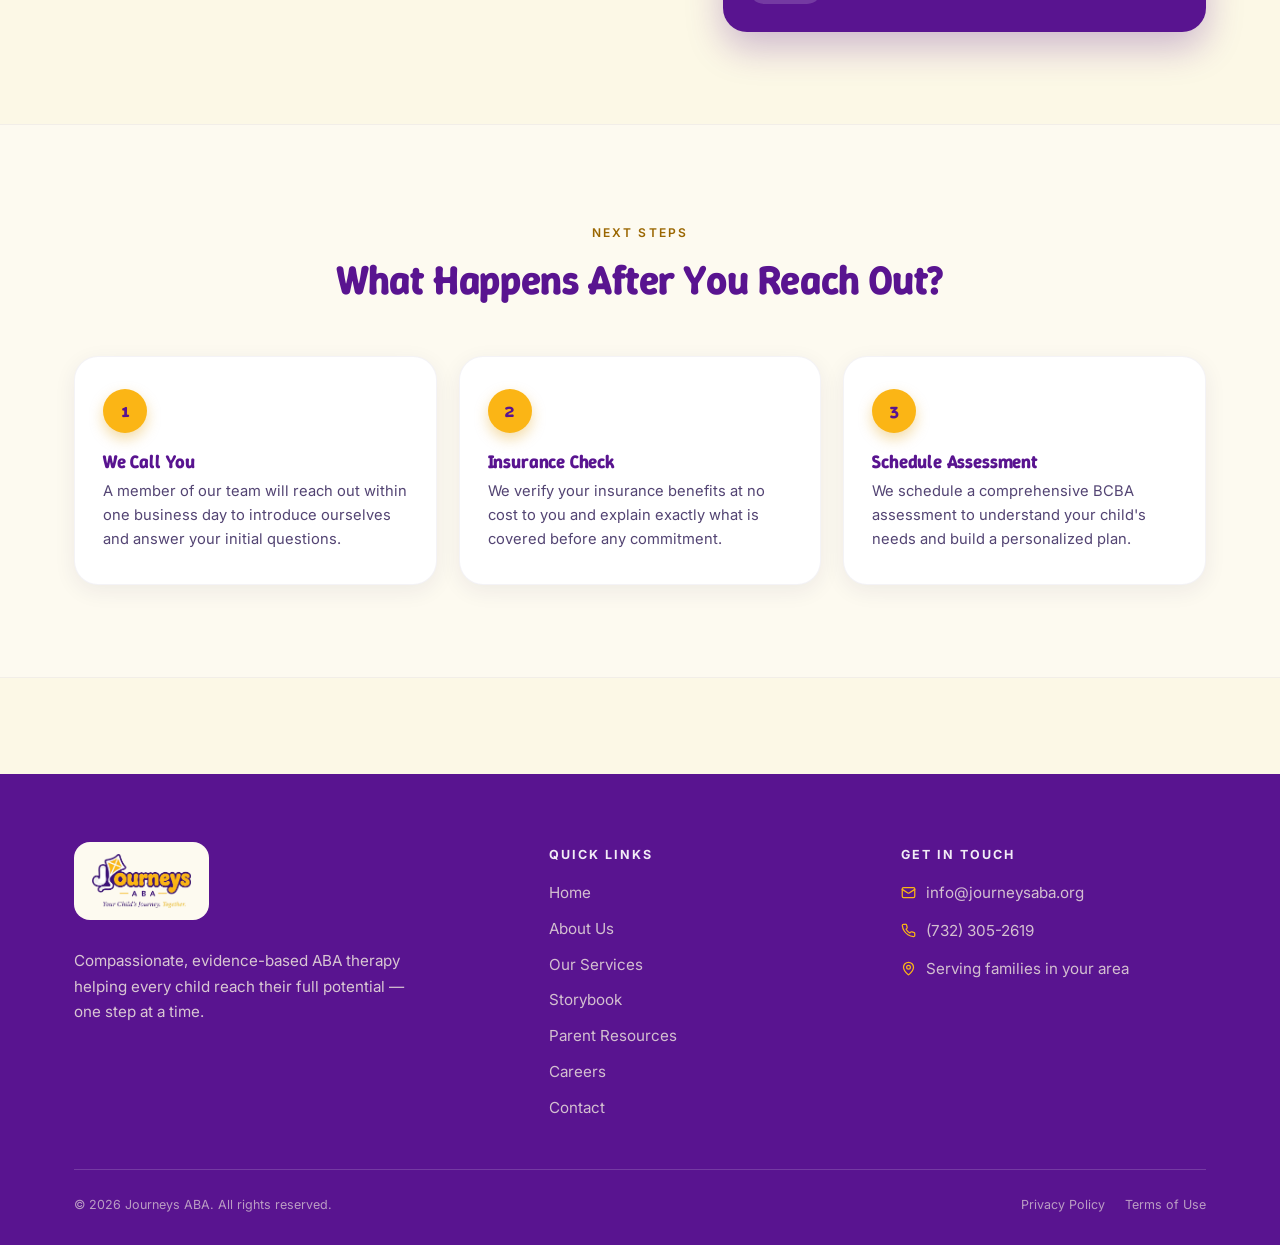
<file: contact.html>
<!doctype html>
<html lang="en">
<head>
  <meta charset="UTF-8">
  <link rel="icon" href="images/favicon.ico">
  <meta name="viewport" content="width=device-width, initial-scale=1.0">
  <title>Contact Journeys ABA — Free Consultation | New Jersey</title><link rel="canonical" href="https://journeysaba.org/contact.html"><meta name="description" content="Book a free ABA therapy consultation in New Jersey. We answer your questions, check your insurance, and help your family get started."><meta property="og:title" content="Contact Journeys ABA — Free Consultation | New Jersey"><meta property="og:description" content="Book a free ABA therapy consultation in New Jersey. We answer your questions, check your insurance, and help your family get started."><meta property="og:type" content="website"><meta property="og:url" content="https://journeysaba.org/contact.html"><meta property="og:site_name" content="Journeys ABA"><meta property="og:image" content="https://journeysaba.org/images/og-card.jpg"><meta property="og:image:alt" content="A Journeys ABA therapist working through picture flashcards with a young boy at a table"><meta name="twitter:card" content="summary_large_image"><meta name="theme-color" content="#591490">
  <link rel="preconnect" href="https://fonts.googleapis.com">
  <link rel="preconnect" href="https://fonts.gstatic.com" crossorigin>
  <link href="https://fonts.googleapis.com/css2?family=Inter:wght@400;500;600;700&amp;family=Winky+Sans:wght@500;600;700&amp;display=swap" rel="stylesheet">
  <link rel="stylesheet" href="home.css">
  <script type="application/ld+json">{"@context":"https://schema.org","@type":"ContactPage","name":"Contact Journeys ABA — Free Consultation | New Jersey","url":"https://journeysaba.org/contact.html","about":{"@type":"MedicalBusiness","name":"Journeys ABA","url":"https://journeysaba.org/","logo":"https://journeysaba.org/images/assets-journeys-logo-transparent.png","telephone":"+17323052619","contactPoint":{"@type":"ContactPoint","telephone":"+17323052619","contactType":"customer service"},"email":"info@journeysaba.org","address":{"@type":"PostalAddress","addressRegion":"NJ","addressCountry":"US"},"areaServed":{"@type":"State","name":"New Jersey"},"openingHoursSpecification":[{"@type":"OpeningHoursSpecification","dayOfWeek":["Monday","Tuesday","Wednesday","Thursday","Friday"],"opens":"08:00","closes":"18:00"}],"hasMap":"https://maps.google.com/?cid=3416752066169093224","sameAs":["https://maps.google.com/?cid=3416752066169093224"]}}</script>
  <style>
    /* Contact page extras (page-scoped; home.css stays untouched) */
    .btn--nav-contact[aria-current="page"] { background: var(--purple); color: #fff; }

    .contact-grid { display: grid; grid-template-columns: 1.12fr .88fr; gap: 34px; align-items: start; }

    .form-card h2 { font-size: 1.7rem; margin-bottom: 4px; }
    .form-intro { color: rgba(45, 27, 84, .78); font-size: .97rem; margin-bottom: 26px; }
    .req { color: var(--gold-ink); }
    .form-submit { width: 100%; margin-top: 8px; }
    .form-note { text-align: center; font-size: .85rem; color: rgba(45, 27, 84, .62); margin: 16px 0 0; }

    .info-col { display: flex; flex-direction: column; gap: 16px; }
    .contact-photo img {
      width: 100%; aspect-ratio: 16 / 10; object-fit: cover;
      border-radius: var(--radius-img); border: 8px solid #fff; box-shadow: var(--shadow-soft);
    }
    .info-head { margin: 6px 0 2px; }
    .info-head h2 { font-size: 1.7rem; margin-bottom: 4px; }
    .info-head p { color: rgba(45, 27, 84, .78); font-size: .97rem; margin: 0; }

    .info-tile {
      background: var(--card); border-radius: 18px; padding: 17px 19px;
      box-shadow: var(--shadow-card); border: 1px solid rgba(45, 27, 84, .05);
      display: flex; align-items: flex-start; gap: 14px;
    }
    .info-icon {
      flex: none; width: 46px; height: 46px; border-radius: 14px; color: var(--purple);
      display: flex; align-items: center; justify-content: center;
    }
    .info-icon--pale { background: rgba(233, 226, 244, .7); }
    .info-icon--butter { background: rgba(251, 181, 21, .35); }
    .info-icon--lilac { background: rgba(217, 201, 238, .42); }
    .info-icon--amber { background: rgba(251, 181, 21, .18); color: var(--gold-ink); }
    .info-tile .k { font-size: 11px; font-weight: 700; letter-spacing: .14em; text-transform: uppercase; color: rgba(45, 27, 84, .55); }
    .info-tile .v { font-family: var(--font-head); font-weight: 700; color: var(--purple); font-size: 1.05rem; line-height: 1.3; }
    .info-tile .v a { color: var(--purple); text-decoration: none; }
    .info-tile .v a:hover { color: var(--gold-ink); }
    .info-tile .s { font-size: .86rem; color: rgba(45, 27, 84, .7); margin-top: 1px; }

    .ins-card {
      background: var(--purple); border-radius: var(--radius-card); padding: 28px 26px;
      color: #fff; box-shadow: 0 16px 36px rgba(89, 20, 144, .28);
    }
    .ins-card h3 { color: #fff; font-size: 1.3rem; margin-bottom: 8px; }
    .ins-card p { color: rgba(255, 255, 255, .82); font-size: .93rem; line-height: 1.65; margin-bottom: 16px; }
    .ins-chips { display: flex; flex-wrap: wrap; gap: 8px; }
    .ins-chips span { font-size: 12px; font-weight: 700; background: rgba(255, 255, 255, .16); color: #fff; padding: 5px 14px; border-radius: 999px; }

    .steps--three { grid-template-columns: repeat(3, 1fr); }

    @media (max-width: 980px) {
      .contact-grid { grid-template-columns: 1fr; }
      .steps--three { grid-template-columns: 1fr; }
    }
  </style>
</head>
<body>

  <!-- 1. Top bar -->
  <div class="topbar">
    <div class="container topbar-inner">
      <span>Proudly Serving New Jersey</span>
      <a href="tel:+17323052619" aria-label="Call Journeys ABA at (732) 305-2619">
        <svg xmlns="http://www.w3.org/2000/svg" width="13" height="13" viewBox="0 0 24 24" fill="none" stroke="currentColor" stroke-width="2" stroke-linecap="round" stroke-linejoin="round" aria-hidden="true"><path d="M22 16.92v3a2 2 0 0 1-2.18 2 19.79 19.79 0 0 1-8.63-3.07 19.5 19.5 0 0 1-6-6 19.79 19.79 0 0 1-3.07-8.67A2 2 0 0 1 4.11 2h3a2 2 0 0 1 2 1.72 12.84 12.84 0 0 0 .7 2.81 2 2 0 0 1-.45 2.11L8.09 9.91a16 16 0 0 0 6 6l1.27-1.27a2 2 0 0 1 2.11-.45 12.84 12.84 0 0 0 2.81.7A2 2 0 0 1 22 16.92z"></path></svg>
        Call Us: (732) 305-2619
      </a>
    </div>
  </div>

  <!-- 2. Header -->
  <header class="site-header" id="siteHeader">
    <div class="container header-inner">
      <a class="logo" href="index.html" aria-label="Journeys ABA — Home">
        <img src="images/assets-journeys-logo-transparent.png" alt="Journeys ABA logo — Your Child's Journey. Together.">
      </a>
      <nav class="nav" id="siteNav" aria-label="Main navigation">
        <a class="nav-link" href="index.html">Home</a>
        <a class="nav-link" href="about.html">About Us</a>
        <a class="nav-link" href="services.html">Services</a>
        <a class="nav-link" href="storybook.html">Storybook</a>
        <a class="nav-link" href="resources.html">Parent Resources</a>
        <a class="nav-link" href="careers.html">Careers</a>
        <a class="btn btn--nav-contact" href="contact.html" aria-current="page">Contact</a>
      </nav>
      <a class="phone-pill" href="tel:+17323052619" aria-label="Call Journeys ABA at (732) 305-2619">
        <svg xmlns="http://www.w3.org/2000/svg" width="15" height="15" viewBox="0 0 24 24" fill="none" stroke="currentColor" stroke-width="2" stroke-linecap="round" stroke-linejoin="round" aria-hidden="true"><path d="M22 16.92v3a2 2 0 0 1-2.18 2 19.79 19.79 0 0 1-8.63-3.07 19.5 19.5 0 0 1-6-6 19.79 19.79 0 0 1-3.07-8.67A2 2 0 0 1 4.11 2h3a2 2 0 0 1 2 1.72 12.84 12.84 0 0 0 .7 2.81 2 2 0 0 1-.45 2.11L8.09 9.91a16 16 0 0 0 6 6l1.27-1.27a2 2 0 0 1 2.11-.45 12.84 12.84 0 0 0 2.81.7A2 2 0 0 1 22 16.92z"></path></svg>
        <span class="phone-num">(732) 305-2619</span>
      </a>
      <button class="menu-toggle" id="menuToggle" type="button" aria-expanded="false" aria-controls="siteNav" aria-label="Toggle menu">
        <svg class="icon-menu" xmlns="http://www.w3.org/2000/svg" width="22" height="22" viewBox="0 0 24 24" fill="none" stroke="currentColor" stroke-width="2" stroke-linecap="round" stroke-linejoin="round" aria-hidden="true"><line x1="4" x2="20" y1="6" y2="6"></line><line x1="4" x2="20" y1="12" y2="12"></line><line x1="4" x2="20" y1="18" y2="18"></line></svg>
        <svg class="icon-close" xmlns="http://www.w3.org/2000/svg" width="22" height="22" viewBox="0 0 24 24" fill="none" stroke="currentColor" stroke-width="2" stroke-linecap="round" stroke-linejoin="round" aria-hidden="true"><path d="M18 6 6 18"></path><path d="m6 6 12 12"></path></svg>
      </button>
    </div>
  </header>

  <main>

    <!-- 3. Page hero -->
    <section class="page-hero">
      <div class="container">
        <span class="eyebrow reveal">We're Here to Help</span>
        <h1 class="two-tone reveal" style="--d:.05s">
          <span class="line-purple">Start Your Child's</span>
          <span class="line-gold">Journey Today</span>
        </h1>
        <p class="lead reveal" style="--d:.1s">Reach out for a free, no-obligation consultation. Our team will answer your questions, verify your insurance, and guide you through every step of getting started.</p>
      </div>
    </section>

    <!-- 4. Form + contact info -->
    <section class="section" style="padding-top:16px;">
      <div class="container">
        <div class="contact-grid">

          <!-- Form card -->
          <div class="form-card reveal">
            <h2>Request a Free Consultation</h2>
            <p class="form-intro">Fill out the form below and we'll reach out to schedule your free call.</p>
            <form action="https://bhwebs.com/jaba/submit" method="POST">
            <input type="text" name="_honey" style="position:absolute;left:-9999px" tabindex="-1" autocomplete="off" aria-hidden="true">
              <div class="form-grid">
                <div class="field">
                  <label for="name">Your Name <span class="req">*</span></label>
                  <input id="name" name="name" type="text" required placeholder="Jane Smith">
                </div>
                <div class="field">
                  <label for="email">Email Address <span class="req">*</span></label>
                  <input id="email" name="email" type="email" required placeholder="jane@email.com">
                </div>
                <div class="field">
                  <label for="phone">Phone Number</label>
                  <input id="phone" name="phone" type="tel" required placeholder="(555) 000-0000">
                </div>
                <div class="field">
                  <label for="childAge">Child's Age</label>
                  <input id="childAge" name="childAge" type="text" placeholder="e.g. 5 years old">
                </div>
                <div class="field">
                  <label for="diagnosis">Diagnosis (if any)</label>
                  <select id="diagnosis" name="diagnosis">
                    <option value="">Select one...</option>
                    <option>Autism Spectrum Disorder (ASD)</option>
                    <option>Other</option>
                    <option>Not Yet Diagnosed</option>
                  </select>
                </div>
                <div class="field">
                  <label for="insurance">Insurance Provider</label>
                  <input id="insurance" name="insurance" type="text" placeholder="e.g. Horizon BCBS, Medicaid, Aetna...">
                </div>
                <div class="field full">
                  <label for="message">Tell Us About Your Child</label>
                  <textarea id="message" name="message" rows="4" placeholder="Share anything that would help us understand your child's needs, goals, or questions you have..."></textarea>
                </div>
              </div>
              <button type="submit" class="btn btn--gold form-submit">Send My Request
                <svg xmlns="http://www.w3.org/2000/svg" width="18" height="18" viewBox="0 0 24 24" fill="none" stroke="currentColor" stroke-width="2" stroke-linecap="round" stroke-linejoin="round" aria-hidden="true"><path d="M5 12h14"></path><path d="m12 5 7 7-7 7"></path></svg>
              </button>
              <p class="form-note">Your information is kept private and never shared. We'll reach out within 1 business day.</p>
            </form>
          </div>

          <!-- Contact info -->
          <div class="info-col">
            <div class="contact-photo reveal" style="--d:.05s">
              <img src="images/contact-hero.webp" alt="Family consultation">
            </div>
            <div class="info-head reveal" style="--d:.08s">
              <h2>Get in Touch</h2>
              <p>We respond to all inquiries within one business day. For urgent questions, please call us directly.</p>
            </div>
            <div class="info-tile reveal" style="--d:.1s">
              <div class="info-icon info-icon--pale" aria-hidden="true">
                <svg xmlns="http://www.w3.org/2000/svg" width="20" height="20" viewBox="0 0 24 24" fill="none" stroke="currentColor" stroke-width="2" stroke-linecap="round" stroke-linejoin="round"><path d="M22 16.92v3a2 2 0 0 1-2.18 2 19.79 19.79 0 0 1-8.63-3.07 19.5 19.5 0 0 1-6-6 19.79 19.79 0 0 1-3.07-8.67A2 2 0 0 1 4.11 2h3a2 2 0 0 1 2 1.72 12.84 12.84 0 0 0 .7 2.81 2 2 0 0 1-.45 2.11L8.09 9.91a16 16 0 0 0 6 6l1.27-1.27a2 2 0 0 1 2.11-.45 12.84 12.84 0 0 0 2.81.7A2 2 0 0 1 22 16.92z"></path></svg>
              </div>
              <div>
                <div class="k">Call or Text</div>
                <div class="v"><a href="tel:+17323052619">(732) 305-2619</a></div>
                <div class="s">Mon–Fri, 9am–5pm EST</div>
              </div>
            </div>
            <div class="info-tile reveal" style="--d:.14s">
              <div class="info-icon info-icon--butter" aria-hidden="true">
                <svg xmlns="http://www.w3.org/2000/svg" width="20" height="20" viewBox="0 0 24 24" fill="none" stroke="currentColor" stroke-width="2" stroke-linecap="round" stroke-linejoin="round"><rect width="20" height="16" x="2" y="4" rx="2"></rect><path d="m22 7-8.97 5.7a1.94 1.94 0 0 1-2.06 0L2 7"></path></svg>
              </div>
              <div>
                <div class="k">Email Us</div>
                <div class="v"><a href="mailto:info@journeysaba.org">info@journeysaba.org</a></div>
                <div class="s">We reply within 1 business day</div>
              </div>
            </div>
            <div class="info-tile reveal" style="--d:.18s">
              <div class="info-icon info-icon--lilac" aria-hidden="true">
                <svg xmlns="http://www.w3.org/2000/svg" width="20" height="20" viewBox="0 0 24 24" fill="none" stroke="currentColor" stroke-width="2" stroke-linecap="round" stroke-linejoin="round"><path d="M20 10c0 4.993-5.539 10.193-7.399 11.799a1 1 0 0 1-1.202 0C9.539 20.193 4 14.993 4 10a8 8 0 0 1 16 0"></path><circle cx="12" cy="10" r="3"></circle></svg>
              </div>
              <div>
                <div class="k">Service Area</div>
                <div class="v">Proudly Serving New Jersey</div>
                <div class="s">In-home, school &amp; community services</div>
              </div>
            </div>
            <div class="info-tile reveal" style="--d:.22s">
              <div class="info-icon info-icon--amber" aria-hidden="true">
                <svg xmlns="http://www.w3.org/2000/svg" width="20" height="20" viewBox="0 0 24 24" fill="none" stroke="currentColor" stroke-width="2" stroke-linecap="round" stroke-linejoin="round"><circle cx="12" cy="12" r="10"></circle><polyline points="12 6 12 12 16 14"></polyline></svg>
              </div>
              <div>
                <div class="k">Office Hours</div>
                <div class="v">Mon–Fri: 8am – 6pm</div>
                <div class="s">Flexible therapy scheduling available</div>
              </div>
            </div>
            <div class="ins-card reveal" style="--d:.26s">
              <h3>Insurance Accepted</h3>
              <p>ABA therapy is covered by most major NJ insurance plans. We'll verify your benefits at no cost to you.</p>
              <div class="ins-chips">
                <span>Medicaid</span>
                <span>BCBS</span>
                <span>Aetna</span>
                <span>Cigna</span>
                <span>United</span>
                <span>Horizon</span>
              </div>
            </div>
          </div>

        </div>
      </div>
    </section>

    <!-- 5. What happens next -->
    <section class="section values">
      <div class="container">
        <div class="section-head reveal">
          <span class="eyebrow">Next Steps</span>
          <h2>What Happens After You Reach Out?</h2>
        </div>
        <div class="steps steps--three">
          <article class="step-card reveal">
            <div class="step-num" aria-hidden="true">1</div>
            <h3>We Call You</h3>
            <p>A member of our team will reach out within one business day to introduce ourselves and answer your initial questions.</p>
          </article>
          <article class="step-card reveal" style="--d:.08s">
            <div class="step-num" aria-hidden="true">2</div>
            <h3>Insurance Check</h3>
            <p>We verify your insurance benefits at no cost to you and explain exactly what is covered before any commitment.</p>
          </article>
          <article class="step-card reveal" style="--d:.16s">
            <div class="step-num" aria-hidden="true">3</div>
            <h3>Schedule Assessment</h3>
            <p>We schedule a comprehensive BCBA assessment to understand your child's needs and build a personalized plan.</p>
          </article>
        </div>
      </div>
    </section>

  </main>

  <!-- 6. Footer -->
  <footer class="footer">
    <div class="container">
      <div class="footer-grid">
        <div>
          <div class="footer-logo-chip">
            <img src="images/assets-journeys-logo-transparent.png" alt="Journeys ABA logo — Your Child's Journey. Together.">
          </div>
          <p class="footer-tagline">Compassionate, evidence-based ABA therapy helping every child reach their full potential — one step at a time.</p>
        </div>
        <div>
          <h4>Quick Links</h4>
          <nav class="footer-links" aria-label="Footer navigation">
            <a href="index.html">Home</a>
            <a href="about.html">About Us</a>
            <a href="services.html">Our Services</a>
            <a href="storybook.html">Storybook</a>
            <a href="resources.html">Parent Resources</a>
            <a href="careers.html">Careers</a>
            <a href="contact.html">Contact</a>
          </nav>
        </div>
        <div>
          <h4>Get In Touch</h4>
          <div class="footer-contact">
            <a href="mailto:info@journeysaba.org">
              <svg xmlns="http://www.w3.org/2000/svg" width="15" height="15" viewBox="0 0 24 24" fill="none" stroke="currentColor" stroke-width="2" stroke-linecap="round" stroke-linejoin="round" aria-hidden="true"><rect width="20" height="16" x="2" y="4" rx="2"></rect><path d="m22 7-8.97 5.7a1.94 1.94 0 0 1-2.06 0L2 7"></path></svg>
              info@journeysaba.org
            </a>
            <a href="tel:+17323052619">
              <svg xmlns="http://www.w3.org/2000/svg" width="15" height="15" viewBox="0 0 24 24" fill="none" stroke="currentColor" stroke-width="2" stroke-linecap="round" stroke-linejoin="round" aria-hidden="true"><path d="M22 16.92v3a2 2 0 0 1-2.18 2 19.79 19.79 0 0 1-8.63-3.07 19.5 19.5 0 0 1-6-6 19.79 19.79 0 0 1-3.07-8.67A2 2 0 0 1 4.11 2h3a2 2 0 0 1 2 1.72 12.84 12.84 0 0 0 .7 2.81 2 2 0 0 1-.45 2.11L8.09 9.91a16 16 0 0 0 6 6l1.27-1.27a2 2 0 0 1 2.11-.45 12.84 12.84 0 0 0 2.81.7A2 2 0 0 1 22 16.92z"></path></svg>
              (732) 305-2619
            </a>
            <span class="footer-line">
              <svg xmlns="http://www.w3.org/2000/svg" width="15" height="15" viewBox="0 0 24 24" fill="none" stroke="currentColor" stroke-width="2" stroke-linecap="round" stroke-linejoin="round" aria-hidden="true"><path d="M20 10c0 4.993-5.539 10.193-7.399 11.799a1 1 0 0 1-1.202 0C9.539 20.193 4 14.993 4 10a8 8 0 0 1 16 0"></path><circle cx="12" cy="10" r="3"></circle></svg>
              Serving families in your area
            </span>
          </div>
        </div>
      </div>
      <div class="footer-bottom">
        <p style="margin:0;">© 2026 Journeys ABA. All rights reserved.</p>
        <nav aria-label="Legal">
          <a href="privacy.html">Privacy Policy</a>
          <a href="terms.html">Terms of Use</a>
        </nav>
      </div>
    </div>
  </footer>

  <!-- 7. Chat assistant (same widget as the rest of the site; site.js rebuilds the popup into the AI chat) -->
  <div id="lsb-chat-pop" style="display:none;position:fixed;bottom:92px;right:24px;z-index:70;background:#fff;border-radius:16px;box-shadow:0 20px 40px rgba(0,0,0,.18);padding:20px;width:280px;font-family:'Open Sans',sans-serif;"><h4 style="font-family:Nunito,sans-serif;font-weight:800;color:#591490;font-size:17px;margin-bottom:10px;">Questions? We're here.</h4><a href="tel:+17323052619" style="display:block;padding:10px 12px;margin-bottom:8px;background:#F1EBF9;border-radius:10px;color:#591490;font-weight:700;text-decoration:none;">&#128222; Call (732) 305-2619</a><a href="mailto:info@journeysaba.org" style="display:block;padding:10px 12px;margin-bottom:8px;background:#F1EBF9;border-radius:10px;color:#591490;font-weight:700;text-decoration:none;">&#9993;&#65039; info@journeysaba.org</a><a href="contact.html" style="display:block;padding:10px 12px;background:#FBB515;border-radius:10px;color:#591490;font-weight:700;text-decoration:none;text-align:center;">Request a Free Consultation</a></div>
  <button id="lsb-chat" style="position:fixed;bottom:24px;right:24px;z-index:50;width:56px;height:56px;border-radius:9999px;background:#591490;color:#fff;border:0;cursor:pointer;box-shadow:0 25px 50px -12px rgba(0,0,0,.25);display:flex;align-items:center;justify-content:center;" aria-label="Contact us"><svg xmlns="http://www.w3.org/2000/svg" width="22" height="22" viewBox="0 0 24 24" fill="none" stroke="currentColor" stroke-width="2" stroke-linecap="round" stroke-linejoin="round"><path d="M7.9 20A9 9 0 1 0 4 16.1L2 22Z"></path></svg></button>

  <script>
    (function () {
      // Mobile menu toggle
      var header = document.getElementById('siteHeader');
      var toggle = document.getElementById('menuToggle');
      if (toggle) {
        toggle.addEventListener('click', function () {
          var open = header.classList.toggle('menu-open');
          toggle.setAttribute('aria-expanded', open ? 'true' : 'false');
        });
      }

      // Fade-up on scroll
      var items = document.querySelectorAll('.reveal');
      if ('IntersectionObserver' in window) {
        var io = new IntersectionObserver(function (entries) {
          entries.forEach(function (entry) {
            if (entry.isIntersecting) {
              entry.target.classList.add('is-in');
              io.unobserve(entry.target);
            }
          });
        }, { threshold: 0.12, rootMargin: '0px 0px -40px 0px' });
        items.forEach(function (el) { io.observe(el); });
      } else {
        items.forEach(function (el) { el.classList.add('is-in'); });
      }
    })();
  </script>

  <script>
    /* Contact form: success state after FormSubmit redirect (mirrors site.js, restyled). */
    (function () {
      if (/[?&]sent=1/.test(location.search)) {
        var form = document.querySelector('.form-card form');
        if (form) {
          var ok = document.createElement('div');
          ok.style.cssText = 'padding:26px;background:rgba(233,226,244,.45);border:2px solid #591490;border-radius:16px;text-align:center;';
          ok.innerHTML = '<h3 style="color:#591490;font-size:22px;margin:0 0 8px;">Thank you!</h3><p style="color:#2D1B54;margin:0;">Your message has been sent. Our team will reach out within 1 business day.</p>';
          form.parentNode.replaceChild(ok, form);
          ok.scrollIntoView({ block: 'center' });
        }
      }
    })();
  </script>

  <script>
    /* Chat bubble -> AI assistant (OpenAI via Cloudflare Worker proxy).
       Mirrors the chat init in site.js — site.js itself is not loaded here because
       its mobile-menu code would duplicate this page's own menu toggle. */
    (function () {
      var chat = document.getElementById('lsb-chat');
      if (!chat) return;
      var pop = document.getElementById('lsb-chat-pop');
      var CHAT_API = 'https://journeysaba-chat.avrumy95.workers.dev';
      var history = []; // {role, content} pairs sent to the assistant
      var busy = false;

      pop.style.width = 'min(340px, calc(100vw - 32px))';
      pop.style.padding = '0';
      pop.style.overflow = 'hidden';
      pop.innerHTML =
        '<div style="background:#591490;color:#fff;padding:14px 18px 14px 46px;position:relative;">' +
        '<button id="lsb-chat-x" type="button" aria-label="Close chat" style="position:absolute;left:10px;top:14px;width:28px;height:28px;border:0;border-radius:8px;background:rgba(255,255,255,.16);color:#fff;font-size:14px;line-height:1;cursor:pointer;">&#10005;</button>' +
          '<div style="font-family:Nunito,sans-serif;font-weight:800;font-size:16px;">Journeys ABA Assistant</div>' +
          '<div style="font-size:12px;opacity:.85;">Ask about ABA therapy, insurance, or getting started</div>' +
        '<button id="lsb-human" type="button" style="margin-top:9px;background:rgba(255,255,255,.14);border:1px solid rgba(255,255,255,.4);color:#fff;border-radius:999px;padding:5px 13px;font:600 11.5px Inter,sans-serif;cursor:pointer;">&#128100; Talk to a person</button>' +
        '</div>' +
        '<div id="lsb-chat-msgs" style="height:clamp(140px, calc(100vh - 360px), 300px);overflow-y:auto;padding:14px;background:#FAF7FE;display:flex;flex-direction:column;gap:8px;"></div>' +
        '<form id="lsb-chat-form" style="display:flex;gap:8px;padding:10px;border-top:1px solid #E9E2F4;background:#fff;">' +
          '<input id="lsb-chat-in" type="text" placeholder="Type your question&hellip;" autocomplete="off" maxlength="600" ' +
            'style="flex:1;border:1.5px solid #DFD3F0;border-radius:10px;padding:9px 12px;font-family:\'Open Sans\',sans-serif;font-size:14px;outline-color:#591490;" />' +
          '<button type="submit" aria-label="Send" style="background:#FBB515;color:#591490;border:0;border-radius:10px;width:42px;cursor:pointer;font-size:16px;">&#10148;</button>' +
        '</form>' +
        '<div style="padding:7px 12px;background:#fff;border-top:1px solid #EFE9F8;text-align:center;font-size:12px;">' +
          'Prefer to talk? <a href="tel:+17323052619" style="color:#9A6600;font-weight:700;text-decoration:none;">(732) 305-2619</a>' +
        '</div>';

      var closeEl = pop.querySelector('#lsb-chat-x');
      if (closeEl) closeEl.addEventListener('click', function (e) {
        e.stopPropagation();
        pop.style.display = 'none';
      });
      var msgsEl = pop.querySelector('#lsb-chat-msgs');
      var formEl = pop.querySelector('#lsb-chat-form');
      var inEl = pop.querySelector('#lsb-chat-in');

      function showHumanForm() {
        var existing = pop.querySelector('#lsb-hform');
        if (existing) { existing.scrollIntoView({ block: 'nearest' }); return; }
        var b = document.createElement('div');
        b.style.cssText = 'align-self:flex-start;background:#fff;color:#2D1B54;border:1px solid #E9E2F4;border-radius:14px 14px 14px 4px;padding:12px 13px;max-width:92%;font-size:13.5px;font-family:Inter,sans-serif;';
        b.innerHTML =
          '<div style="font-weight:700;margin-bottom:8px;">Happy to have a real person call you back! Just leave your details:</div>' +
          '<form id="lsb-hform">' +
            '<input name="name" required placeholder="Your name" style="width:100%;box-sizing:border-box;border:1.5px solid #DFD3F0;border-radius:9px;padding:8px 10px;margin-bottom:7px;font:13.5px Inter,sans-serif;" />' +
            '<input name="phone" required placeholder="Phone number" type="tel" style="width:100%;box-sizing:border-box;border:1.5px solid #DFD3F0;border-radius:9px;padding:8px 10px;margin-bottom:7px;font:13.5px Inter,sans-serif;" />' +
            '<input name="note" placeholder="What is it about? (optional)" style="width:100%;box-sizing:border-box;border:1.5px solid #DFD3F0;border-radius:9px;padding:8px 10px;margin-bottom:9px;font:13.5px Inter,sans-serif;" />' +
            '<button type="submit" style="width:100%;background:#591490;color:#fff;border:0;border-radius:999px;padding:10px;font:700 12.5px Inter,sans-serif;letter-spacing:.05em;cursor:pointer;">REQUEST A CALL BACK</button>' +
          '</form>';
        msgsEl.appendChild(b);
        msgsEl.scrollTop = msgsEl.scrollHeight;
        var hf = b.querySelector('#lsb-hform');
        hf.addEventListener('submit', function (ev) {
          ev.preventDefault();
          var btn = hf.querySelector('button');
          btn.disabled = true; btn.textContent = 'SENDING\u2026';
          fetch('https://bhwebs.com/jaba/callback', {
            method: 'POST',
            headers: { 'Content-Type': 'application/json', 'Accept': 'application/json' },
            body: JSON.stringify({
              _subject: 'Website chat: please call back',
              _template: 'table',
              name: hf.querySelector('[name=name]').value,
              phone: hf.querySelector('[name=phone]').value,
              about: hf.querySelector('[name=note]').value || '(not given)',
              page: location.pathname
            })
          }).then(function (r) { return r.json(); }).then(function () {
            b.innerHTML = '<b>Got it!</b> Someone from Journeys ABA will call you back as soon as possible \u2014 usually the same business day.';
            msgsEl.scrollTop = msgsEl.scrollHeight;
          }).catch(function () {
            b.innerHTML = 'Hmm, that didn\u2019t go through \u2014 please call us directly at <a href="tel:+17323052619" style="color:#591490;font-weight:700;">(732) 305-2619</a>.';
          });
        });
      }
      var humanBtn = pop.querySelector('#lsb-human');
      if (humanBtn) humanBtn.addEventListener('click', showHumanForm);

      function addMsg(text, who) {
        var b = document.createElement('div');
        b.style.cssText = who === 'user'
          ? 'align-self:flex-end;background:#591490;color:#fff;border-radius:14px 14px 4px 14px;padding:9px 13px;max-width:85%;font-size:14px;line-height:1.45;font-family:\'Open Sans\',sans-serif;white-space:pre-wrap;'
          : 'align-self:flex-start;background:#fff;color:#2D1B54;border:1px solid #E9E2F4;border-radius:14px 14px 14px 4px;padding:9px 13px;max-width:85%;font-size:14px;line-height:1.45;font-family:\'Open Sans\',sans-serif;white-space:pre-wrap;';
        b.textContent = text;
        msgsEl.appendChild(b);
        msgsEl.scrollTop = msgsEl.scrollHeight;
        return b;
      }

      addMsg('Hi! 👋 I’m the Journeys ABA assistant. Ask me anything about ABA therapy, our services, insurance, or how to get started!', 'bot');

      formEl.addEventListener('submit', function (e) {
        e.preventDefault();
        var q = inEl.value.replace(/^\s+|\s+$/g, '');
        if (!q || busy) return;
        inEl.value = '';
        addMsg(q, 'user');
        history.push({ role: 'user', content: q });
        if (/\b(real person|human|an agent|a person|someone (real|live)|speak (to|with) (someone|a person|a human)|talk (to|with) (someone|a person|a human)|call me( back)?)\b/i.test(q)) {
          showHumanForm();
          return;
        }
        busy = true;
        var typing = addMsg('• • •', 'bot');
        typing.style.opacity = '.55';
        fetch(CHAT_API, {
          method: 'POST',
          headers: { 'Content-Type': 'application/json' },
          body: JSON.stringify({ messages: history.slice(-10) }),
        }).then(function (r) { return r.json(); }).then(function (j) {
          var reply = (j && j.reply) || 'I’m having trouble right now — please call us at (732) 305-2619!';
          typing.style.opacity = '1';
          typing.textContent = reply;
          history.push({ role: 'assistant', content: reply });
          msgsEl.scrollTop = msgsEl.scrollHeight;
        }).catch(function () {
          typing.style.opacity = '1';
          typing.textContent = 'I’m having trouble connecting — please call us at (732) 305-2619 or use the form on our Contact page!';
        }).then(function () { busy = false; });
      });

      chat.addEventListener('click', function () {
        var open = pop.style.display === 'none';
        pop.style.display = open ? 'block' : 'none';
        if (open) inEl.focus();
      });
    })();
  </script>

  <script>
    /* Chat attention: pulse + badge until seen; auto-open once per session. */
    (function () {
      var btn = document.getElementById('lsb-chat');
      var pop = document.getElementById('lsb-chat-pop');
      if (!btn || !pop) return;
      var KEY = 'jabaChatSeen';
      function markSeen() {
        btn.classList.add('lsb-chat--seen');
        try { sessionStorage.setItem(KEY, '1'); } catch (e) {}
      }
      var seen = false;
      try { seen = !!sessionStorage.getItem(KEY); } catch (e) {}
      if (seen) { btn.classList.add('lsb-chat--seen'); }
      btn.addEventListener('click', markSeen);
      var isContact = /contact\.html/.test(location.pathname);
      if (!seen && !isContact) {
        setTimeout(function () {
          if (pop.style.display === 'none') {
            pop.classList.add('lsb-pop-in');
            pop.style.display = 'block';   /* open WITHOUT focusing the input */
            markSeen();
          }
        }, 6500);
      }
    })();
  </script>
<!-- Cloudflare Web Analytics (cookie-less visitor counts) --><script defer src="https://static.cloudflareinsights.com/beacon.min.js" data-cf-beacon='{"token": "ef79d286447949c0834d0aa6cc849296"}'></script>
</body>
</html>
</file>
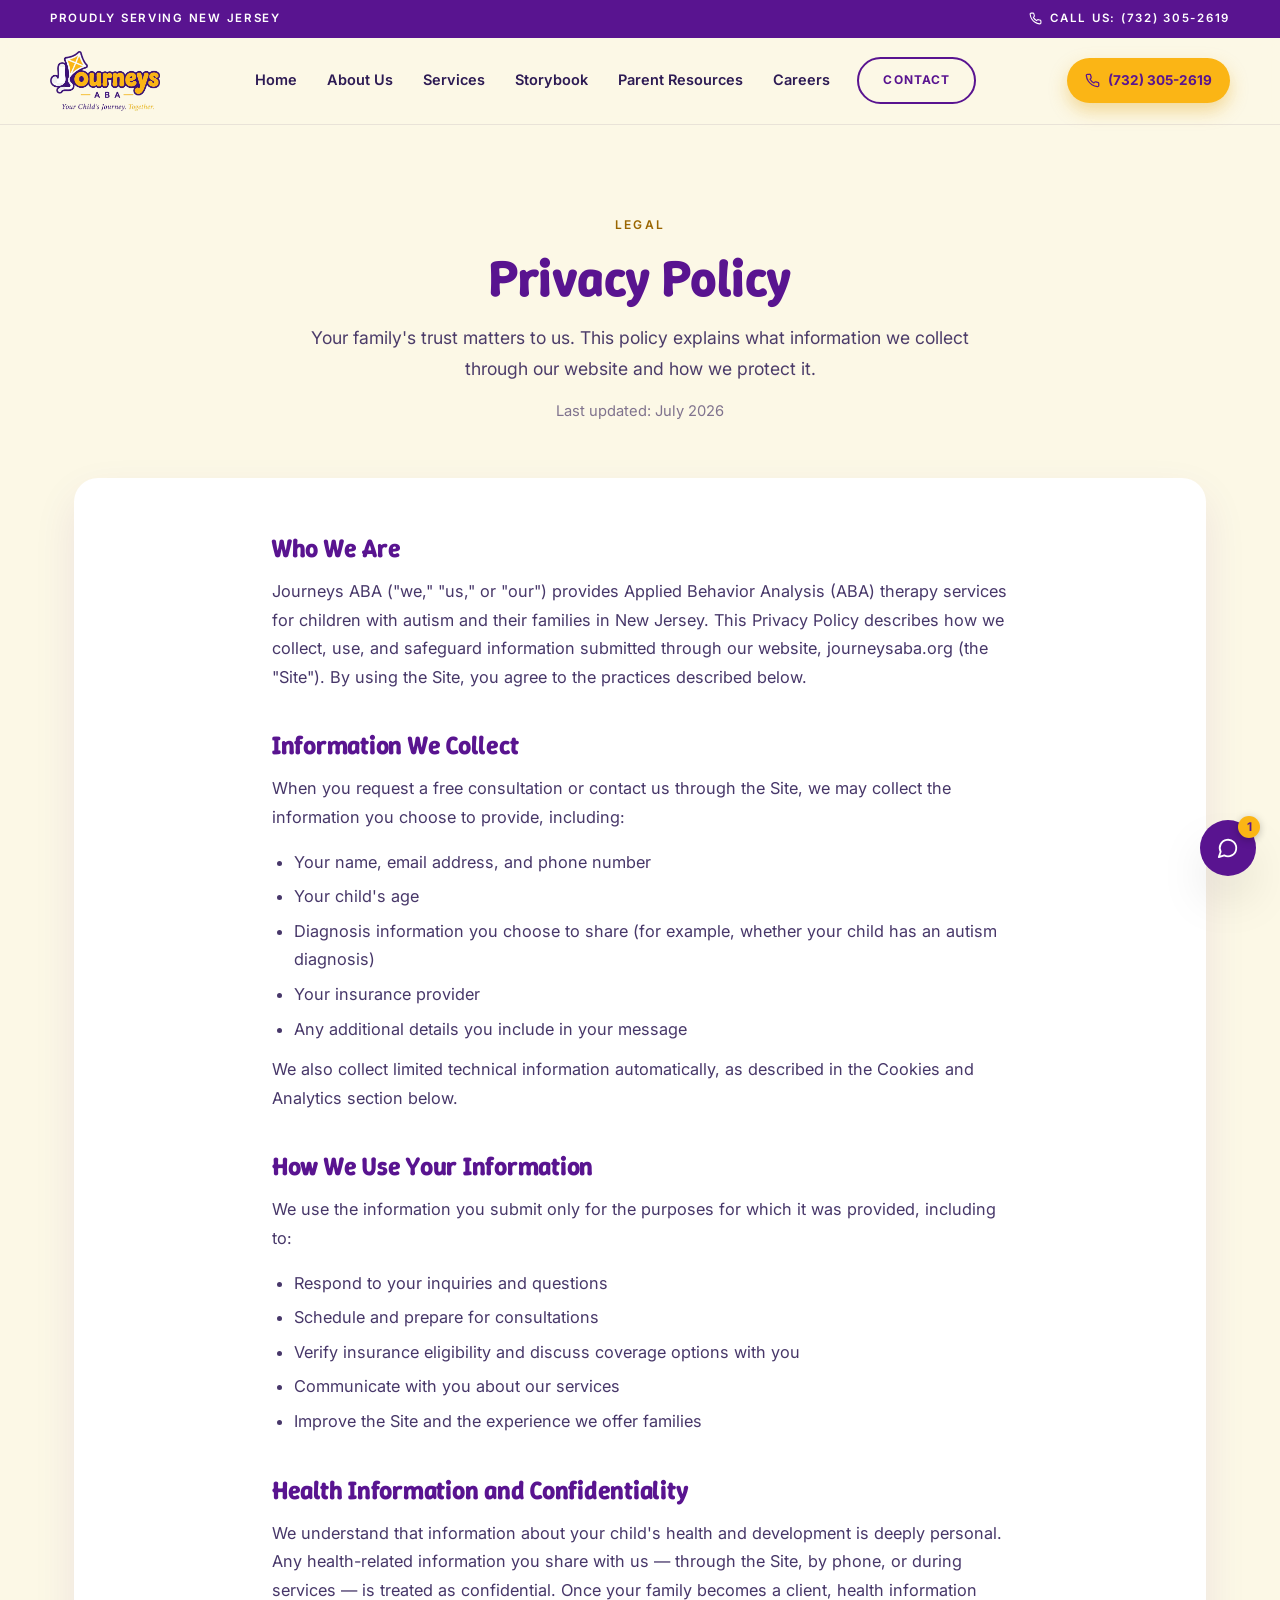
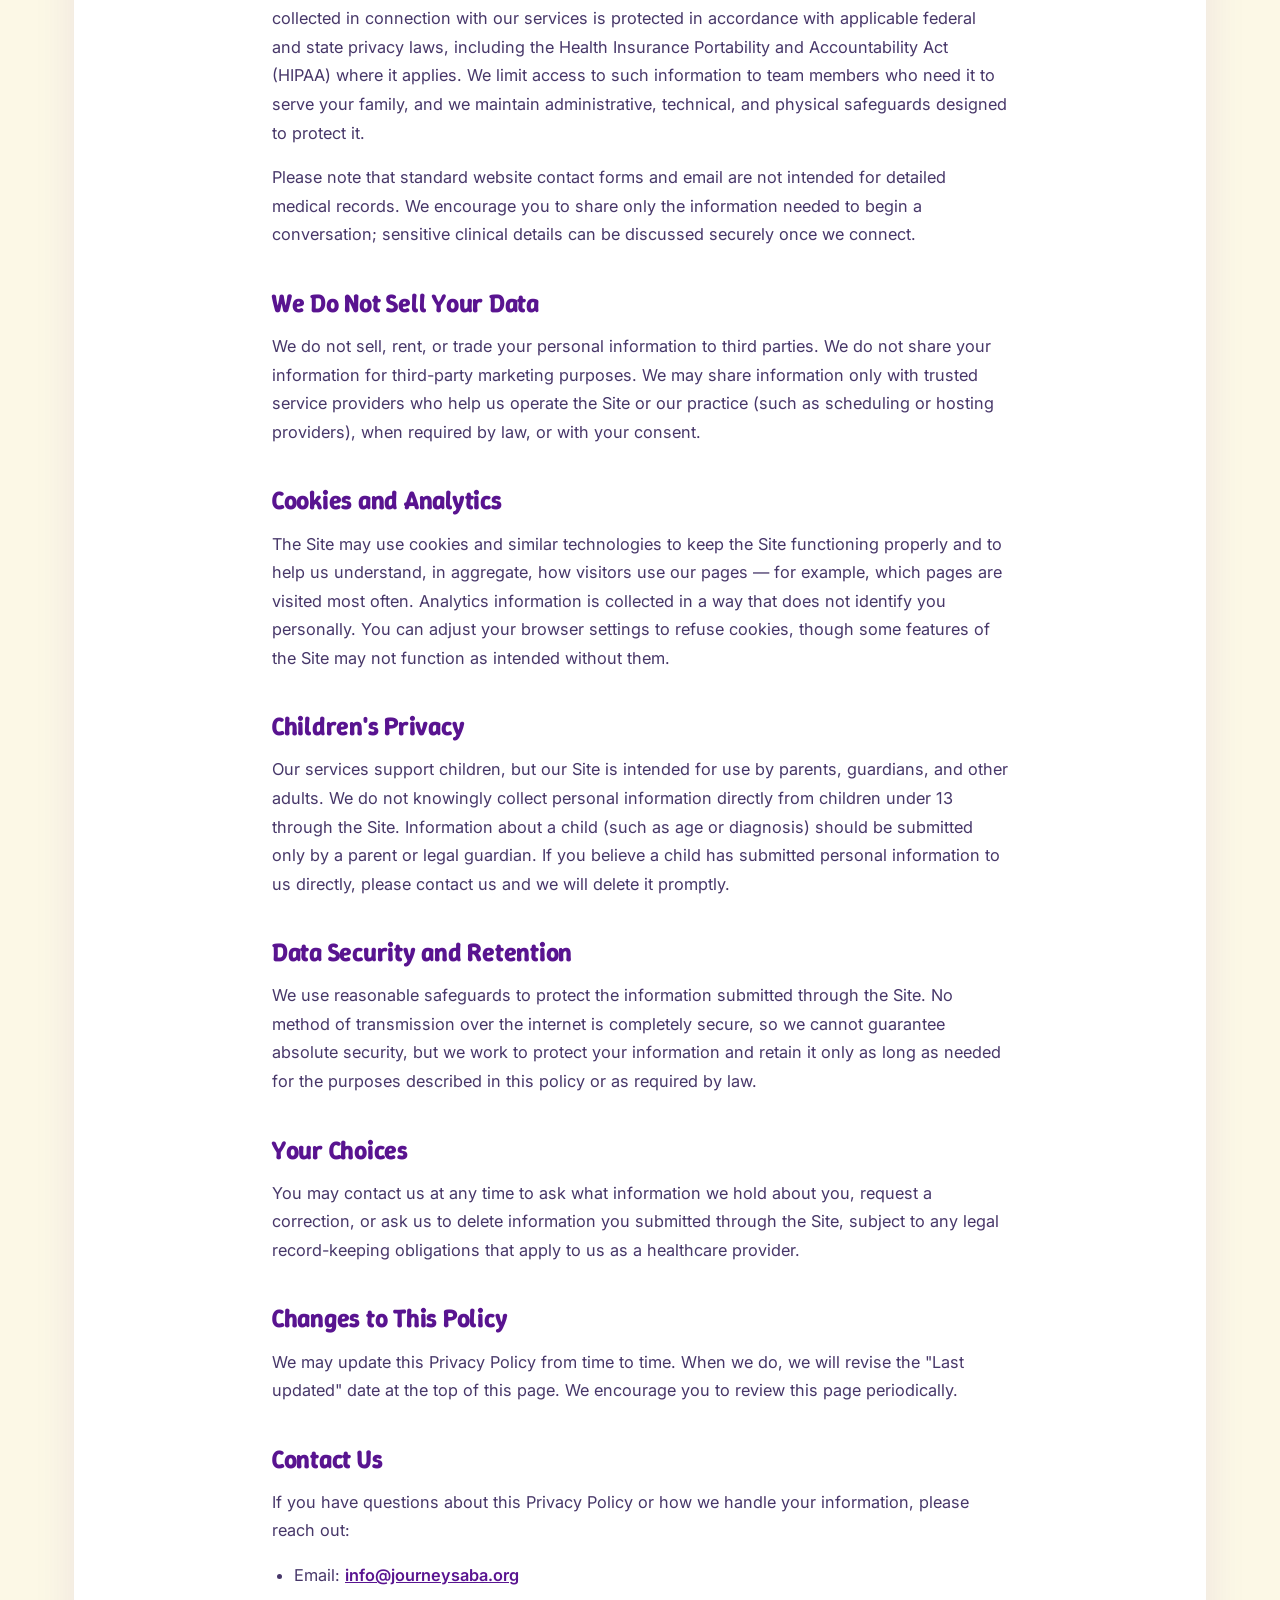
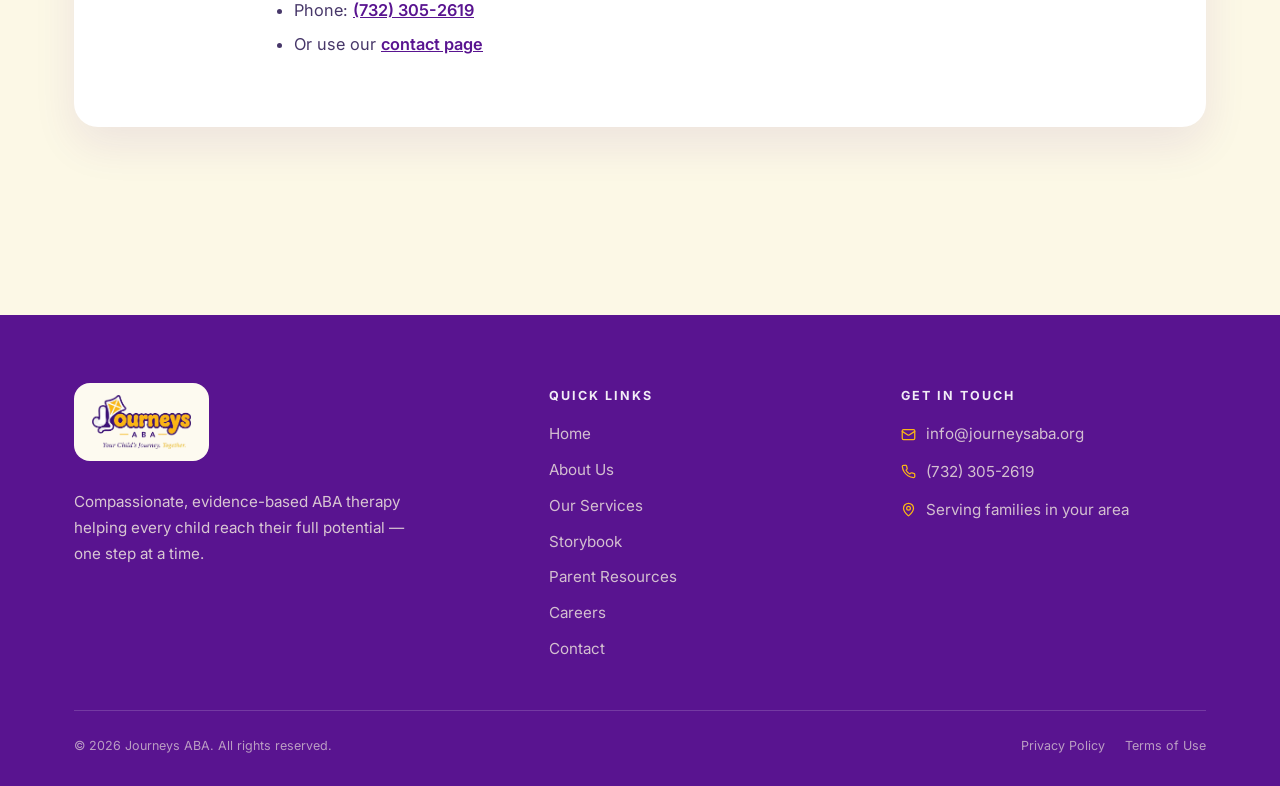
<file: privacy.html>
<!doctype html>
<html lang="en">
<head>
<meta charset="utf-8">
<meta name="viewport" content="width=device-width, initial-scale=1">
<title>Privacy Policy | Journeys ABA</title>
<meta name="description" content="Privacy Policy for Journeys ABA — how we collect, use, and protect the information you share with us through journeysaba.org.">
<link rel="canonical" href="https://journeysaba.org/privacy.html">
<meta property="og:title" content="Privacy Policy | Journeys ABA">
<meta property="og:description" content="Privacy Policy for Journeys ABA — how we collect, use, and protect the information you share with us through journeysaba.org.">
<meta property="og:type" content="website">
<meta property="og:url" content="https://journeysaba.org/privacy.html">
<meta property="og:site_name" content="Journeys ABA">
<meta property="og:image" content="https://journeysaba.org/images/og-card.jpg">
<meta property="og:image:alt" content="A Journeys ABA therapist working through picture flashcards with a young boy at a table">
<meta name="twitter:card" content="summary_large_image">
<meta name="theme-color" content="#591490">
<link rel="icon" href="images/favicon.ico">
<link rel="preconnect" href="https://fonts.googleapis.com">
<link rel="preconnect" href="https://fonts.gstatic.com" crossorigin>
<link href="https://fonts.googleapis.com/css2?family=Inter:wght@400;500;600;700&amp;family=Winky+Sans:wght@500;600;700&amp;display=swap" rel="stylesheet">
<link rel="stylesheet" href="home.css">
<style>
  .page-hero .updated { margin: 14px auto 0; font-size: .92rem; color: rgba(45, 27, 84, .6); }
  .legal-card { background: #fff; border-radius: 24px; padding: clamp(28px, 5vw, 56px); box-shadow: 0 18px 44px rgba(89, 20, 144, .09); }
  .legal-card .prose h2:first-of-type { margin-top: 0; }
</style>
</head>
<body>

  <!-- 1. Top bar -->
  <div class="topbar">
    <div class="container topbar-inner">
      <span>Proudly Serving New Jersey</span>
      <a href="tel:+17323052619" aria-label="Call Journeys ABA at (732) 305-2619">
        <svg xmlns="http://www.w3.org/2000/svg" width="13" height="13" viewBox="0 0 24 24" fill="none" stroke="currentColor" stroke-width="2" stroke-linecap="round" stroke-linejoin="round" aria-hidden="true"><path d="M22 16.92v3a2 2 0 0 1-2.18 2 19.79 19.79 0 0 1-8.63-3.07 19.5 19.5 0 0 1-6-6 19.79 19.79 0 0 1-3.07-8.67A2 2 0 0 1 4.11 2h3a2 2 0 0 1 2 1.72 12.84 12.84 0 0 0 .7 2.81 2 2 0 0 1-.45 2.11L8.09 9.91a16 16 0 0 0 6 6l1.27-1.27a2 2 0 0 1 2.11-.45 12.84 12.84 0 0 0 2.81.7A2 2 0 0 1 22 16.92z"></path></svg>
        Call Us: (732) 305-2619
      </a>
    </div>
  </div>

  <!-- 2. Header -->
  <header class="site-header" id="siteHeader">
    <div class="container header-inner">
      <a class="logo" href="index.html" aria-label="Journeys ABA — Home">
        <img src="images/assets-journeys-logo-transparent.png" alt="Journeys ABA logo — Your Child's Journey. Together.">
      </a>
      <nav class="nav" id="siteNav" aria-label="Main navigation">
        <a class="nav-link" href="index.html">Home</a>
        <a class="nav-link" href="about.html">About Us</a>
        <a class="nav-link" href="services.html">Services</a>
        <a class="nav-link" href="storybook.html">Storybook</a>
        <a class="nav-link" href="resources.html">Parent Resources</a>
        <a class="nav-link" href="careers.html">Careers</a>
        <a class="btn btn--nav-contact" href="contact.html">Contact</a>
      </nav>
      <a class="phone-pill" href="tel:+17323052619" aria-label="Call Journeys ABA at (732) 305-2619">
        <svg xmlns="http://www.w3.org/2000/svg" width="15" height="15" viewBox="0 0 24 24" fill="none" stroke="currentColor" stroke-width="2" stroke-linecap="round" stroke-linejoin="round" aria-hidden="true"><path d="M22 16.92v3a2 2 0 0 1-2.18 2 19.79 19.79 0 0 1-8.63-3.07 19.5 19.5 0 0 1-6-6 19.79 19.79 0 0 1-3.07-8.67A2 2 0 0 1 4.11 2h3a2 2 0 0 1 2 1.72 12.84 12.84 0 0 0 .7 2.81 2 2 0 0 1-.45 2.11L8.09 9.91a16 16 0 0 0 6 6l1.27-1.27a2 2 0 0 1 2.11-.45 12.84 12.84 0 0 0 2.81.7A2 2 0 0 1 22 16.92z"></path></svg>
        <span class="phone-num">(732) 305-2619</span>
      </a>
      <button class="menu-toggle" id="menuToggle" type="button" aria-expanded="false" aria-controls="siteNav" aria-label="Toggle menu">
        <svg class="icon-menu" xmlns="http://www.w3.org/2000/svg" width="22" height="22" viewBox="0 0 24 24" fill="none" stroke="currentColor" stroke-width="2" stroke-linecap="round" stroke-linejoin="round" aria-hidden="true"><line x1="4" x2="20" y1="6" y2="6"></line><line x1="4" x2="20" y1="12" y2="12"></line><line x1="4" x2="20" y1="18" y2="18"></line></svg>
        <svg class="icon-close" xmlns="http://www.w3.org/2000/svg" width="22" height="22" viewBox="0 0 24 24" fill="none" stroke="currentColor" stroke-width="2" stroke-linecap="round" stroke-linejoin="round" aria-hidden="true"><path d="M18 6 6 18"></path><path d="m6 6 12 12"></path></svg>
      </button>
    </div>
  </header>

  <main>

    <!-- 3. Page hero -->
    <section class="page-hero">
      <div class="container">
        <span class="eyebrow reveal">Legal</span>
        <h1 class="reveal" style="--d:.05s">Privacy Policy</h1>
        <p class="lead reveal" style="--d:.1s">Your family's trust matters to us. This policy explains what information we collect through our website and how we protect it.</p>
        <p class="updated reveal" style="--d:.15s">Last updated: July 2026</p>
      </div>
    </section>

    <!-- 4. Policy -->
    <section class="section" style="padding-top:0;">
      <div class="container">
        <div class="legal-card reveal">
          <div class="prose">

            <h2>Who We Are</h2>
            <p>Journeys ABA ("we," "us," or "our") provides Applied Behavior Analysis (ABA) therapy services for children with autism and their families in New Jersey. This Privacy Policy describes how we collect, use, and safeguard information submitted through our website, journeysaba.org (the "Site"). By using the Site, you agree to the practices described below.</p>

            <h2>Information We Collect</h2>
            <p>When you request a free consultation or contact us through the Site, we may collect the information you choose to provide, including:</p>
            <ul>
              <li>Your name, email address, and phone number</li>
              <li>Your child's age</li>
              <li>Diagnosis information you choose to share (for example, whether your child has an autism diagnosis)</li>
              <li>Your insurance provider</li>
              <li>Any additional details you include in your message</li>
            </ul>
            <p>We also collect limited technical information automatically, as described in the Cookies and Analytics section below.</p>

            <h2>How We Use Your Information</h2>
            <p>We use the information you submit only for the purposes for which it was provided, including to:</p>
            <ul>
              <li>Respond to your inquiries and questions</li>
              <li>Schedule and prepare for consultations</li>
              <li>Verify insurance eligibility and discuss coverage options with you</li>
              <li>Communicate with you about our services</li>
              <li>Improve the Site and the experience we offer families</li>
            </ul>

            <h2>Health Information and Confidentiality</h2>
            <p>We understand that information about your child's health and development is deeply personal. Any health-related information you share with us — through the Site, by phone, or during services — is treated as confidential. Once your family becomes a client, health information collected in connection with our services is protected in accordance with applicable federal and state privacy laws, including the Health Insurance Portability and Accountability Act (HIPAA) where it applies. We limit access to such information to team members who need it to serve your family, and we maintain administrative, technical, and physical safeguards designed to protect it.</p>
            <p>Please note that standard website contact forms and email are not intended for detailed medical records. We encourage you to share only the information needed to begin a conversation; sensitive clinical details can be discussed securely once we connect.</p>

            <h2>We Do Not Sell Your Data</h2>
            <p>We do not sell, rent, or trade your personal information to third parties. We do not share your information for third-party marketing purposes. We may share information only with trusted service providers who help us operate the Site or our practice (such as scheduling or hosting providers), when required by law, or with your consent.</p>

            <h2>Cookies and Analytics</h2>
            <p>The Site may use cookies and similar technologies to keep the Site functioning properly and to help us understand, in aggregate, how visitors use our pages — for example, which pages are visited most often. Analytics information is collected in a way that does not identify you personally. You can adjust your browser settings to refuse cookies, though some features of the Site may not function as intended without them.</p>

            <h2>Children's Privacy</h2>
            <p>Our services support children, but our Site is intended for use by parents, guardians, and other adults. We do not knowingly collect personal information directly from children under 13 through the Site. Information about a child (such as age or diagnosis) should be submitted only by a parent or legal guardian. If you believe a child has submitted personal information to us directly, please contact us and we will delete it promptly.</p>

            <h2>Data Security and Retention</h2>
            <p>We use reasonable safeguards to protect the information submitted through the Site. No method of transmission over the internet is completely secure, so we cannot guarantee absolute security, but we work to protect your information and retain it only as long as needed for the purposes described in this policy or as required by law.</p>

            <h2>Your Choices</h2>
            <p>You may contact us at any time to ask what information we hold about you, request a correction, or ask us to delete information you submitted through the Site, subject to any legal record-keeping obligations that apply to us as a healthcare provider.</p>

            <h2>Changes to This Policy</h2>
            <p>We may update this Privacy Policy from time to time. When we do, we will revise the "Last updated" date at the top of this page. We encourage you to review this page periodically.</p>

            <h2>Contact Us</h2>
            <p>If you have questions about this Privacy Policy or how we handle your information, please reach out:</p>
            <ul>
              <li>Email: <a href="mailto:info@journeysaba.org">info@journeysaba.org</a></li>
              <li>Phone: <a href="tel:7323052619">(732) 305-2619</a></li>
              <li>Or use our <a href="contact.html">contact page</a></li>
            </ul>

          </div>
        </div>
      </div>
    </section>

  </main>

  <!-- 5. Footer -->
  <footer class="footer">
    <div class="container">
      <div class="footer-grid">
        <div>
          <div class="footer-logo-chip">
            <img src="images/assets-journeys-logo-transparent.png" alt="Journeys ABA logo — Your Child's Journey. Together.">
          </div>
          <p class="footer-tagline">Compassionate, evidence-based ABA therapy helping every child reach their full potential — one step at a time.</p>
        </div>
        <div>
          <h4>Quick Links</h4>
          <nav class="footer-links" aria-label="Footer navigation">
            <a href="index.html">Home</a>
            <a href="about.html">About Us</a>
            <a href="services.html">Our Services</a>
            <a href="storybook.html">Storybook</a>
            <a href="resources.html">Parent Resources</a>
            <a href="careers.html">Careers</a>
            <a href="contact.html">Contact</a>
          </nav>
        </div>
        <div>
          <h4>Get In Touch</h4>
          <div class="footer-contact">
            <a href="mailto:info@journeysaba.org">
              <svg xmlns="http://www.w3.org/2000/svg" width="15" height="15" viewBox="0 0 24 24" fill="none" stroke="currentColor" stroke-width="2" stroke-linecap="round" stroke-linejoin="round" aria-hidden="true"><rect width="20" height="16" x="2" y="4" rx="2"></rect><path d="m22 7-8.97 5.7a1.94 1.94 0 0 1-2.06 0L2 7"></path></svg>
              info@journeysaba.org
            </a>
            <a href="tel:+17323052619">
              <svg xmlns="http://www.w3.org/2000/svg" width="15" height="15" viewBox="0 0 24 24" fill="none" stroke="currentColor" stroke-width="2" stroke-linecap="round" stroke-linejoin="round" aria-hidden="true"><path d="M22 16.92v3a2 2 0 0 1-2.18 2 19.79 19.79 0 0 1-8.63-3.07 19.5 19.5 0 0 1-6-6 19.79 19.79 0 0 1-3.07-8.67A2 2 0 0 1 4.11 2h3a2 2 0 0 1 2 1.72 12.84 12.84 0 0 0 .7 2.81 2 2 0 0 1-.45 2.11L8.09 9.91a16 16 0 0 0 6 6l1.27-1.27a2 2 0 0 1 2.11-.45 12.84 12.84 0 0 0 2.81.7A2 2 0 0 1 22 16.92z"></path></svg>
              (732) 305-2619
            </a>
            <span class="footer-line">
              <svg xmlns="http://www.w3.org/2000/svg" width="15" height="15" viewBox="0 0 24 24" fill="none" stroke="currentColor" stroke-width="2" stroke-linecap="round" stroke-linejoin="round" aria-hidden="true"><path d="M20 10c0 4.993-5.539 10.193-7.399 11.799a1 1 0 0 1-1.202 0C9.539 20.193 4 14.993 4 10a8 8 0 0 1 16 0"></path><circle cx="12" cy="10" r="3"></circle></svg>
              Serving families in your area
            </span>
          </div>
        </div>
      </div>
      <div class="footer-bottom">
        <p style="margin:0;">© 2026 Journeys ABA. All rights reserved.</p>
        <nav aria-label="Legal">
          <a href="privacy.html">Privacy Policy</a>
          <a href="terms.html">Terms of Use</a>
        </nav>
      </div>
    </div>
  </footer>

  <!-- 6. Chat assistant (same widget as the rest of the site; site.js rebuilds the popup into the AI chat) -->
  <div id="lsb-chat-pop" style="display:none;position:fixed;bottom:92px;right:24px;z-index:70;background:#fff;border-radius:16px;box-shadow:0 20px 40px rgba(0,0,0,.18);padding:20px;width:280px;font-family:'Open Sans',sans-serif;"><h4 style="font-family:Nunito,sans-serif;font-weight:800;color:#591490;font-size:17px;margin-bottom:10px;">Questions? We're here.</h4><a href="tel:+17323052619" style="display:block;padding:10px 12px;margin-bottom:8px;background:#F1EBF9;border-radius:10px;color:#591490;font-weight:700;text-decoration:none;">&#128222; Call (732) 305-2619</a><a href="mailto:info@journeysaba.org" style="display:block;padding:10px 12px;margin-bottom:8px;background:#F1EBF9;border-radius:10px;color:#591490;font-weight:700;text-decoration:none;">&#9993;&#65039; info@journeysaba.org</a><a href="contact.html" style="display:block;padding:10px 12px;background:#FBB515;border-radius:10px;color:#591490;font-weight:700;text-decoration:none;text-align:center;">Request a Free Consultation</a></div>
  <button id="lsb-chat" style="position:fixed;bottom:24px;right:24px;z-index:50;width:56px;height:56px;border-radius:9999px;background:#591490;color:#fff;border:0;cursor:pointer;box-shadow:0 25px 50px -12px rgba(0,0,0,.25);display:flex;align-items:center;justify-content:center;" aria-label="Contact us"><svg xmlns="http://www.w3.org/2000/svg" width="22" height="22" viewBox="0 0 24 24" fill="none" stroke="currentColor" stroke-width="2" stroke-linecap="round" stroke-linejoin="round"><path d="M7.9 20A9 9 0 1 0 4 16.1L2 22Z"></path></svg></button>

  <script>
    (function () {
      // Mobile menu toggle
      var header = document.getElementById('siteHeader');
      var toggle = document.getElementById('menuToggle');
      if (toggle) {
        toggle.addEventListener('click', function () {
          var open = header.classList.toggle('menu-open');
          toggle.setAttribute('aria-expanded', open ? 'true' : 'false');
        });
      }

      // Fade-up on scroll
      var items = document.querySelectorAll('.reveal');
      if ('IntersectionObserver' in window) {
        var io = new IntersectionObserver(function (entries) {
          entries.forEach(function (entry) {
            if (entry.isIntersecting) {
              entry.target.classList.add('is-in');
              io.unobserve(entry.target);
            }
          });
        }, { threshold: 0.12, rootMargin: '0px 0px -40px 0px' });
        items.forEach(function (el) { io.observe(el); });
      } else {
        items.forEach(function (el) { el.classList.add('is-in'); });
      }
    })();
  </script>

  <script>
    /* Chat bubble -> AI assistant (OpenAI via Cloudflare Worker proxy).
       Mirrors the chat init in site.js — site.js itself is not loaded here because
       its mobile-menu code would duplicate this page's own menu toggle. */
    (function () {
      var chat = document.getElementById('lsb-chat');
      if (!chat) return;
      var pop = document.getElementById('lsb-chat-pop');
      var CHAT_API = 'https://journeysaba-chat.avrumy95.workers.dev';
      var history = []; // {role, content} pairs sent to the assistant
      var busy = false;

      pop.style.width = 'min(340px, calc(100vw - 32px))';
      pop.style.padding = '0';
      pop.style.overflow = 'hidden';
      pop.innerHTML =
        '<div style="background:#591490;color:#fff;padding:14px 18px 14px 46px;position:relative;">' +
        '<button id="lsb-chat-x" type="button" aria-label="Close chat" style="position:absolute;left:10px;top:14px;width:28px;height:28px;border:0;border-radius:8px;background:rgba(255,255,255,.16);color:#fff;font-size:14px;line-height:1;cursor:pointer;">&#10005;</button>' +
          '<div style="font-family:Nunito,sans-serif;font-weight:800;font-size:16px;">Journeys ABA Assistant</div>' +
          '<div style="font-size:12px;opacity:.85;">Ask about ABA therapy, insurance, or getting started</div>' +
        '<button id="lsb-human" type="button" style="margin-top:9px;background:rgba(255,255,255,.14);border:1px solid rgba(255,255,255,.4);color:#fff;border-radius:999px;padding:5px 13px;font:600 11.5px Inter,sans-serif;cursor:pointer;">&#128100; Talk to a person</button>' +
        '</div>' +
        '<div id="lsb-chat-msgs" style="height:clamp(140px, calc(100vh - 360px), 300px);overflow-y:auto;padding:14px;background:#FAF7FE;display:flex;flex-direction:column;gap:8px;"></div>' +
        '<form id="lsb-chat-form" style="display:flex;gap:8px;padding:10px;border-top:1px solid #E9E2F4;background:#fff;">' +
          '<input id="lsb-chat-in" type="text" placeholder="Type your question&hellip;" autocomplete="off" maxlength="600" ' +
            'style="flex:1;border:1.5px solid #DFD3F0;border-radius:10px;padding:9px 12px;font-family:\'Open Sans\',sans-serif;font-size:14px;outline-color:#591490;" />' +
          '<button type="submit" aria-label="Send" style="background:#FBB515;color:#591490;border:0;border-radius:10px;width:42px;cursor:pointer;font-size:16px;">&#10148;</button>' +
        '</form>' +
        '<div style="padding:7px 12px;background:#fff;border-top:1px solid #EFE9F8;text-align:center;font-size:12px;">' +
          'Prefer to talk? <a href="tel:+17323052619" style="color:#9A6600;font-weight:700;text-decoration:none;">(732) 305-2619</a>' +
        '</div>';

      var closeEl = pop.querySelector('#lsb-chat-x');
      if (closeEl) closeEl.addEventListener('click', function (e) {
        e.stopPropagation();
        pop.style.display = 'none';
      });
      var msgsEl = pop.querySelector('#lsb-chat-msgs');
      var formEl = pop.querySelector('#lsb-chat-form');
      var inEl = pop.querySelector('#lsb-chat-in');

      function showHumanForm() {
        var existing = pop.querySelector('#lsb-hform');
        if (existing) { existing.scrollIntoView({ block: 'nearest' }); return; }
        var b = document.createElement('div');
        b.style.cssText = 'align-self:flex-start;background:#fff;color:#2D1B54;border:1px solid #E9E2F4;border-radius:14px 14px 14px 4px;padding:12px 13px;max-width:92%;font-size:13.5px;font-family:Inter,sans-serif;';
        b.innerHTML =
          '<div style="font-weight:700;margin-bottom:8px;">Happy to have a real person call you back! Just leave your details:</div>' +
          '<form id="lsb-hform">' +
            '<input name="name" required placeholder="Your name" style="width:100%;box-sizing:border-box;border:1.5px solid #DFD3F0;border-radius:9px;padding:8px 10px;margin-bottom:7px;font:13.5px Inter,sans-serif;" />' +
            '<input name="phone" required placeholder="Phone number" type="tel" style="width:100%;box-sizing:border-box;border:1.5px solid #DFD3F0;border-radius:9px;padding:8px 10px;margin-bottom:7px;font:13.5px Inter,sans-serif;" />' +
            '<input name="note" placeholder="What is it about? (optional)" style="width:100%;box-sizing:border-box;border:1.5px solid #DFD3F0;border-radius:9px;padding:8px 10px;margin-bottom:9px;font:13.5px Inter,sans-serif;" />' +
            '<button type="submit" style="width:100%;background:#591490;color:#fff;border:0;border-radius:999px;padding:10px;font:700 12.5px Inter,sans-serif;letter-spacing:.05em;cursor:pointer;">REQUEST A CALL BACK</button>' +
          '</form>';
        msgsEl.appendChild(b);
        msgsEl.scrollTop = msgsEl.scrollHeight;
        var hf = b.querySelector('#lsb-hform');
        hf.addEventListener('submit', function (ev) {
          ev.preventDefault();
          var btn = hf.querySelector('button');
          btn.disabled = true; btn.textContent = 'SENDING\u2026';
          fetch('https://bhwebs.com/jaba/callback', {
            method: 'POST',
            headers: { 'Content-Type': 'application/json', 'Accept': 'application/json' },
            body: JSON.stringify({
              _subject: 'Website chat: please call back',
              _template: 'table',
              name: hf.querySelector('[name=name]').value,
              phone: hf.querySelector('[name=phone]').value,
              about: hf.querySelector('[name=note]').value || '(not given)',
              page: location.pathname
            })
          }).then(function (r) { return r.json(); }).then(function () {
            b.innerHTML = '<b>Got it!</b> Someone from Journeys ABA will call you back as soon as possible \u2014 usually the same business day.';
            msgsEl.scrollTop = msgsEl.scrollHeight;
          }).catch(function () {
            b.innerHTML = 'Hmm, that didn\u2019t go through \u2014 please call us directly at <a href="tel:+17323052619" style="color:#591490;font-weight:700;">(732) 305-2619</a>.';
          });
        });
      }
      var humanBtn = pop.querySelector('#lsb-human');
      if (humanBtn) humanBtn.addEventListener('click', showHumanForm);

      function addMsg(text, who) {
        var b = document.createElement('div');
        b.style.cssText = who === 'user'
          ? 'align-self:flex-end;background:#591490;color:#fff;border-radius:14px 14px 4px 14px;padding:9px 13px;max-width:85%;font-size:14px;line-height:1.45;font-family:\'Open Sans\',sans-serif;white-space:pre-wrap;'
          : 'align-self:flex-start;background:#fff;color:#2D1B54;border:1px solid #E9E2F4;border-radius:14px 14px 14px 4px;padding:9px 13px;max-width:85%;font-size:14px;line-height:1.45;font-family:\'Open Sans\',sans-serif;white-space:pre-wrap;';
        b.textContent = text;
        msgsEl.appendChild(b);
        msgsEl.scrollTop = msgsEl.scrollHeight;
        return b;
      }

      addMsg('Hi! 👋 I’m the Journeys ABA assistant. Ask me anything about ABA therapy, our services, insurance, or how to get started!', 'bot');

      formEl.addEventListener('submit', function (e) {
        e.preventDefault();
        var q = inEl.value.replace(/^\s+|\s+$/g, '');
        if (!q || busy) return;
        inEl.value = '';
        addMsg(q, 'user');
        history.push({ role: 'user', content: q });
        if (/\b(real person|human|an agent|a person|someone (real|live)|speak (to|with) (someone|a person|a human)|talk (to|with) (someone|a person|a human)|call me( back)?)\b/i.test(q)) {
          showHumanForm();
          return;
        }
        busy = true;
        var typing = addMsg('• • •', 'bot');
        typing.style.opacity = '.55';
        fetch(CHAT_API, {
          method: 'POST',
          headers: { 'Content-Type': 'application/json' },
          body: JSON.stringify({ messages: history.slice(-10) }),
        }).then(function (r) { return r.json(); }).then(function (j) {
          var reply = (j && j.reply) || 'I’m having trouble right now — please call us at (732) 305-2619!';
          typing.style.opacity = '1';
          typing.textContent = reply;
          history.push({ role: 'assistant', content: reply });
          msgsEl.scrollTop = msgsEl.scrollHeight;
        }).catch(function () {
          typing.style.opacity = '1';
          typing.textContent = 'I’m having trouble connecting — please call us at (732) 305-2619 or use the form on our Contact page!';
        }).then(function () { busy = false; });
      });

      chat.addEventListener('click', function () {
        var open = pop.style.display === 'none';
        pop.style.display = open ? 'block' : 'none';
        if (open) inEl.focus();
      });
    })();
  </script>

  <script>
    /* Chat attention: pulse + badge until seen; auto-open once per session. */
    (function () {
      var btn = document.getElementById('lsb-chat');
      var pop = document.getElementById('lsb-chat-pop');
      if (!btn || !pop) return;
      var KEY = 'jabaChatSeen';
      function markSeen() {
        btn.classList.add('lsb-chat--seen');
        try { sessionStorage.setItem(KEY, '1'); } catch (e) {}
      }
      var seen = false;
      try { seen = !!sessionStorage.getItem(KEY); } catch (e) {}
      if (seen) { btn.classList.add('lsb-chat--seen'); }
      btn.addEventListener('click', markSeen);
      var isContact = /contact\.html/.test(location.pathname);
      if (!seen && !isContact) {
        setTimeout(function () {
          if (pop.style.display === 'none') {
            pop.classList.add('lsb-pop-in');
            pop.style.display = 'block';   /* open WITHOUT focusing the input */
            markSeen();
          }
        }, 6500);
      }
    })();
  </script>
<!-- Cloudflare Web Analytics (cookie-less visitor counts) --><script defer src="https://static.cloudflareinsights.com/beacon.min.js" data-cf-beacon='{"token": "ef79d286447949c0834d0aa6cc849296"}'></script>
</body>
</html>
</file>
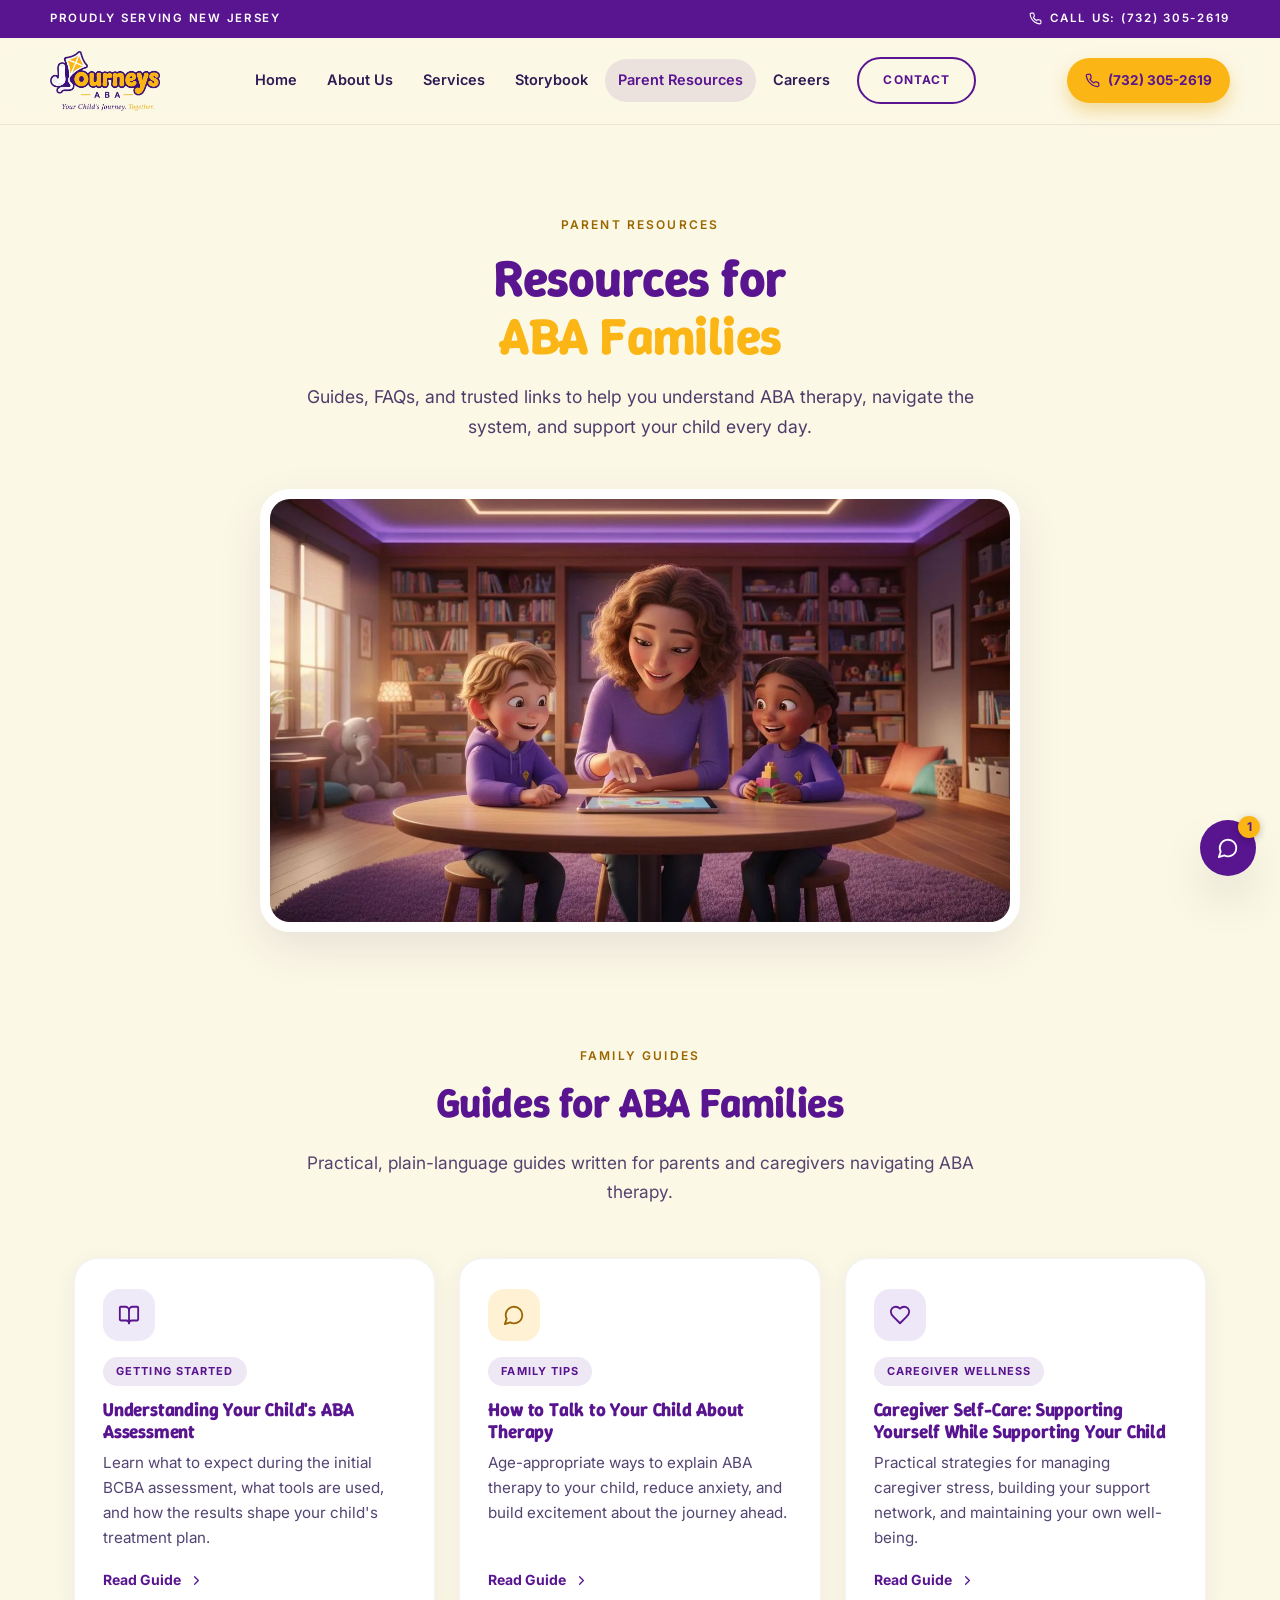
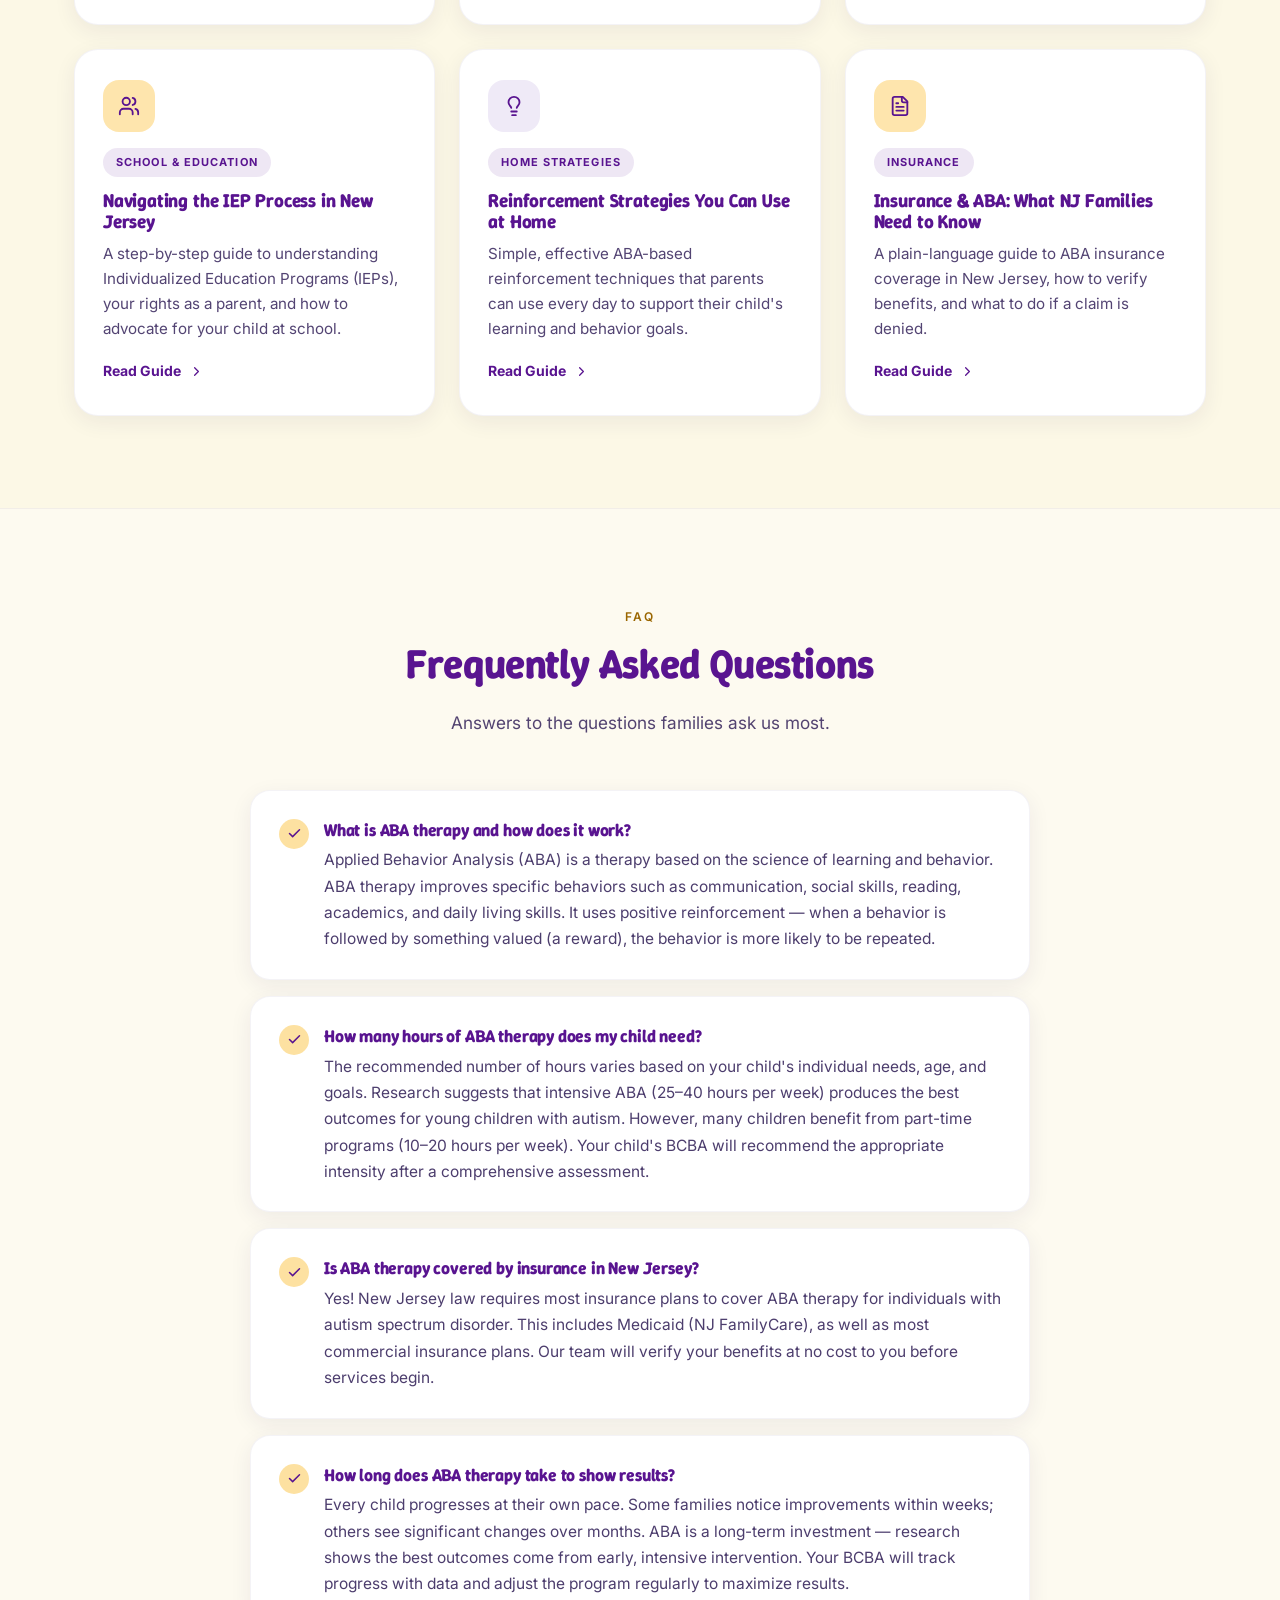
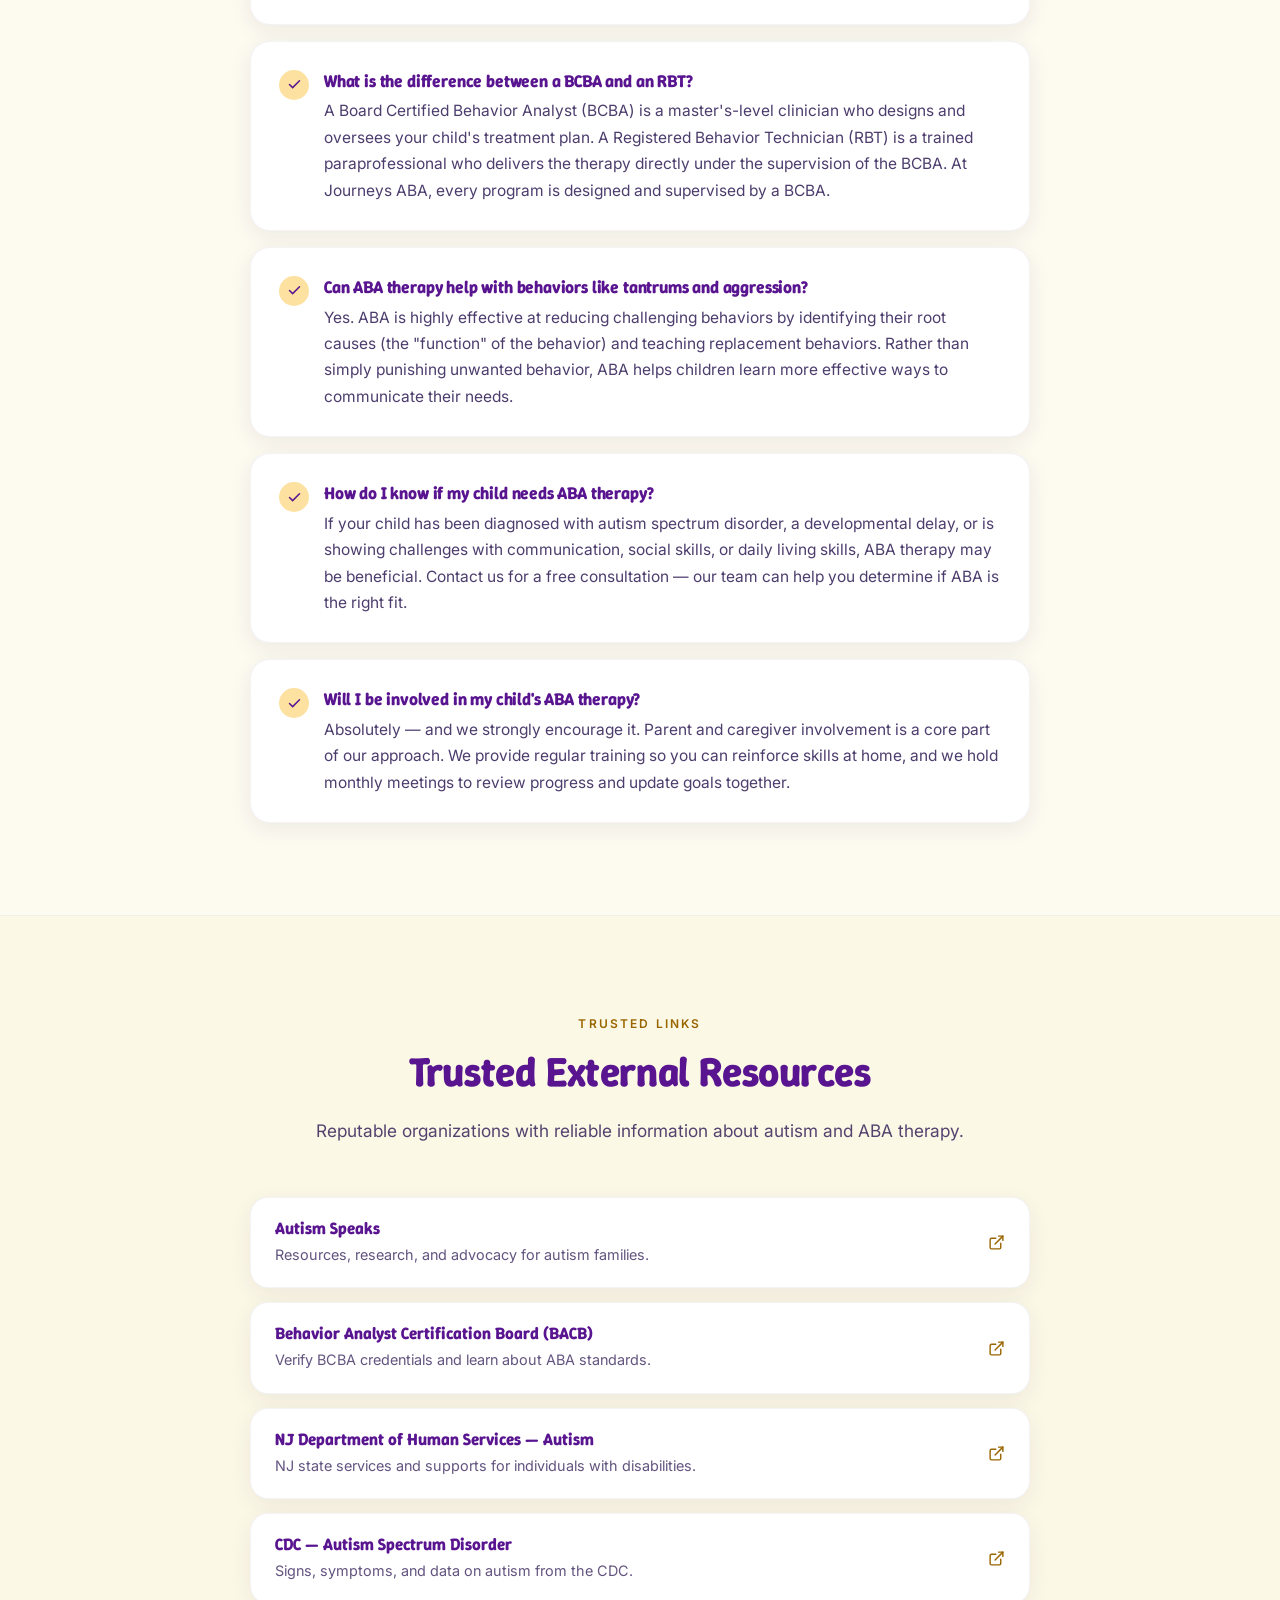
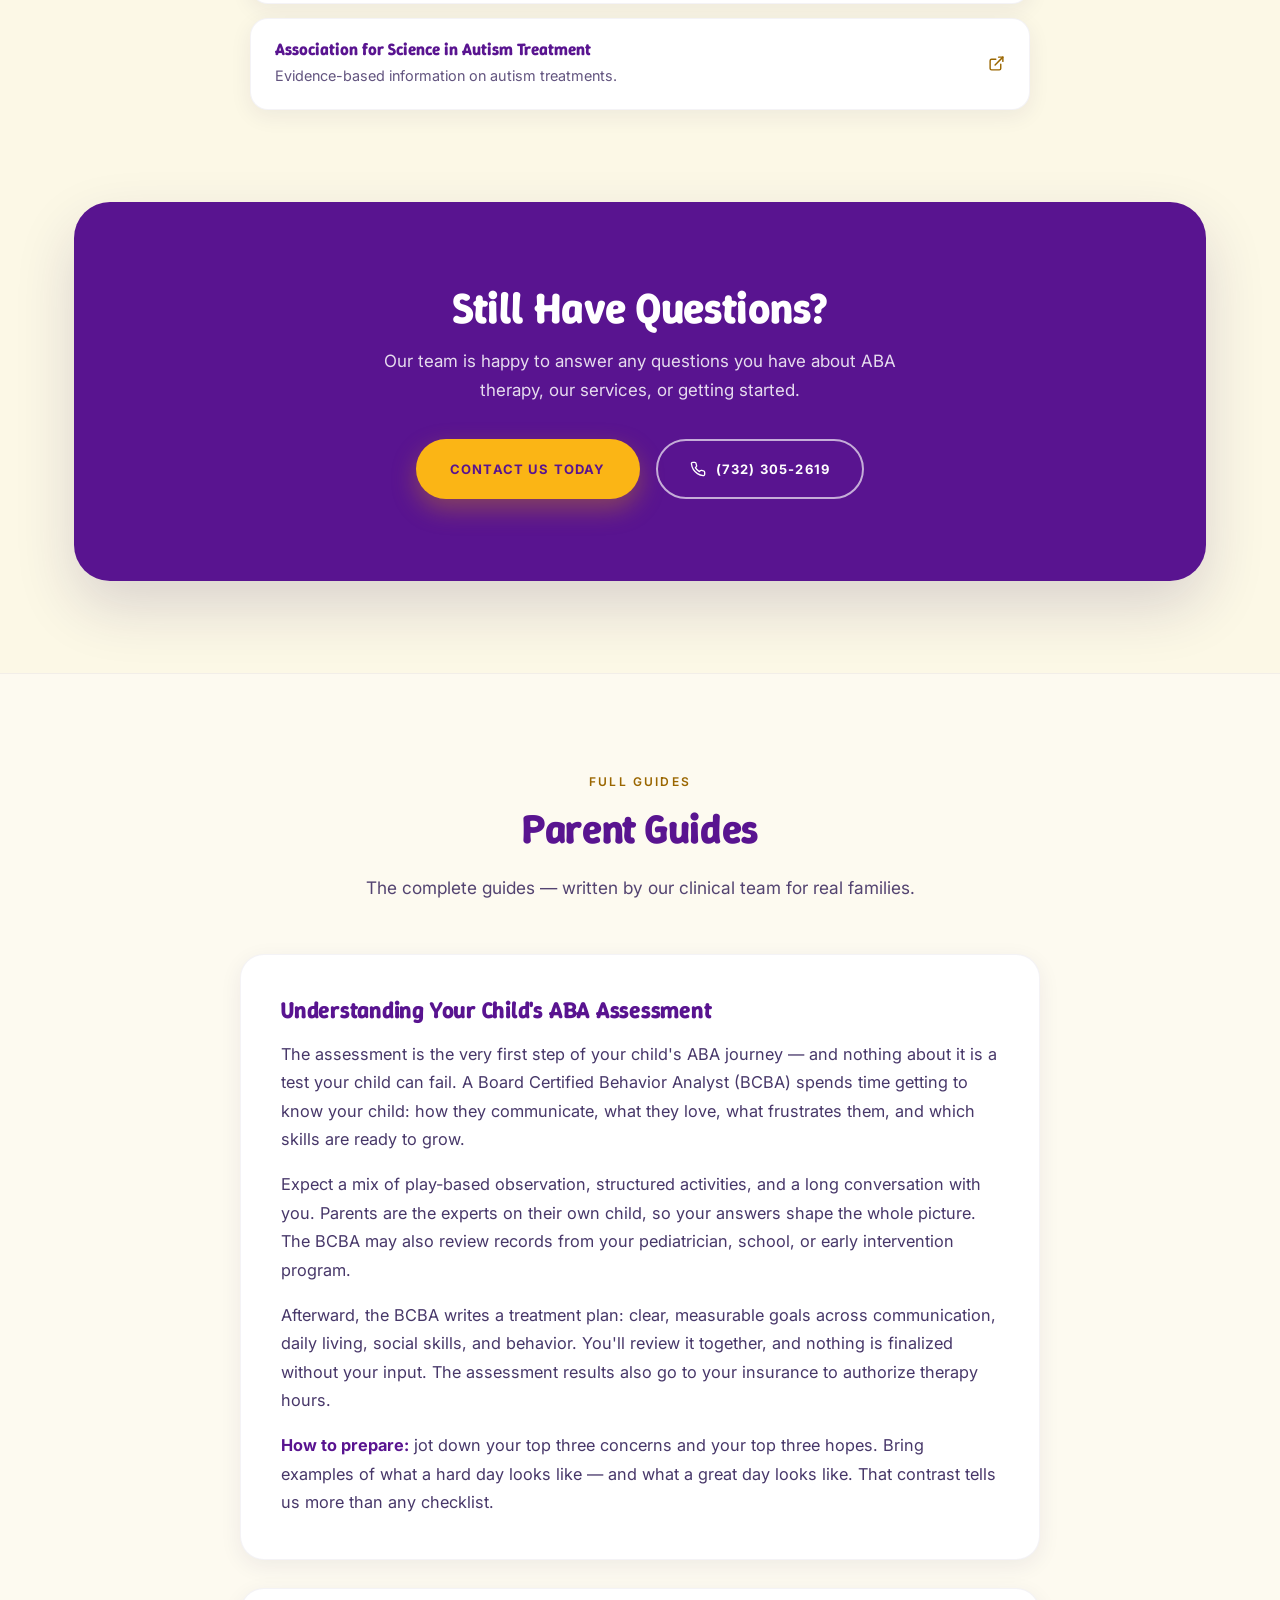
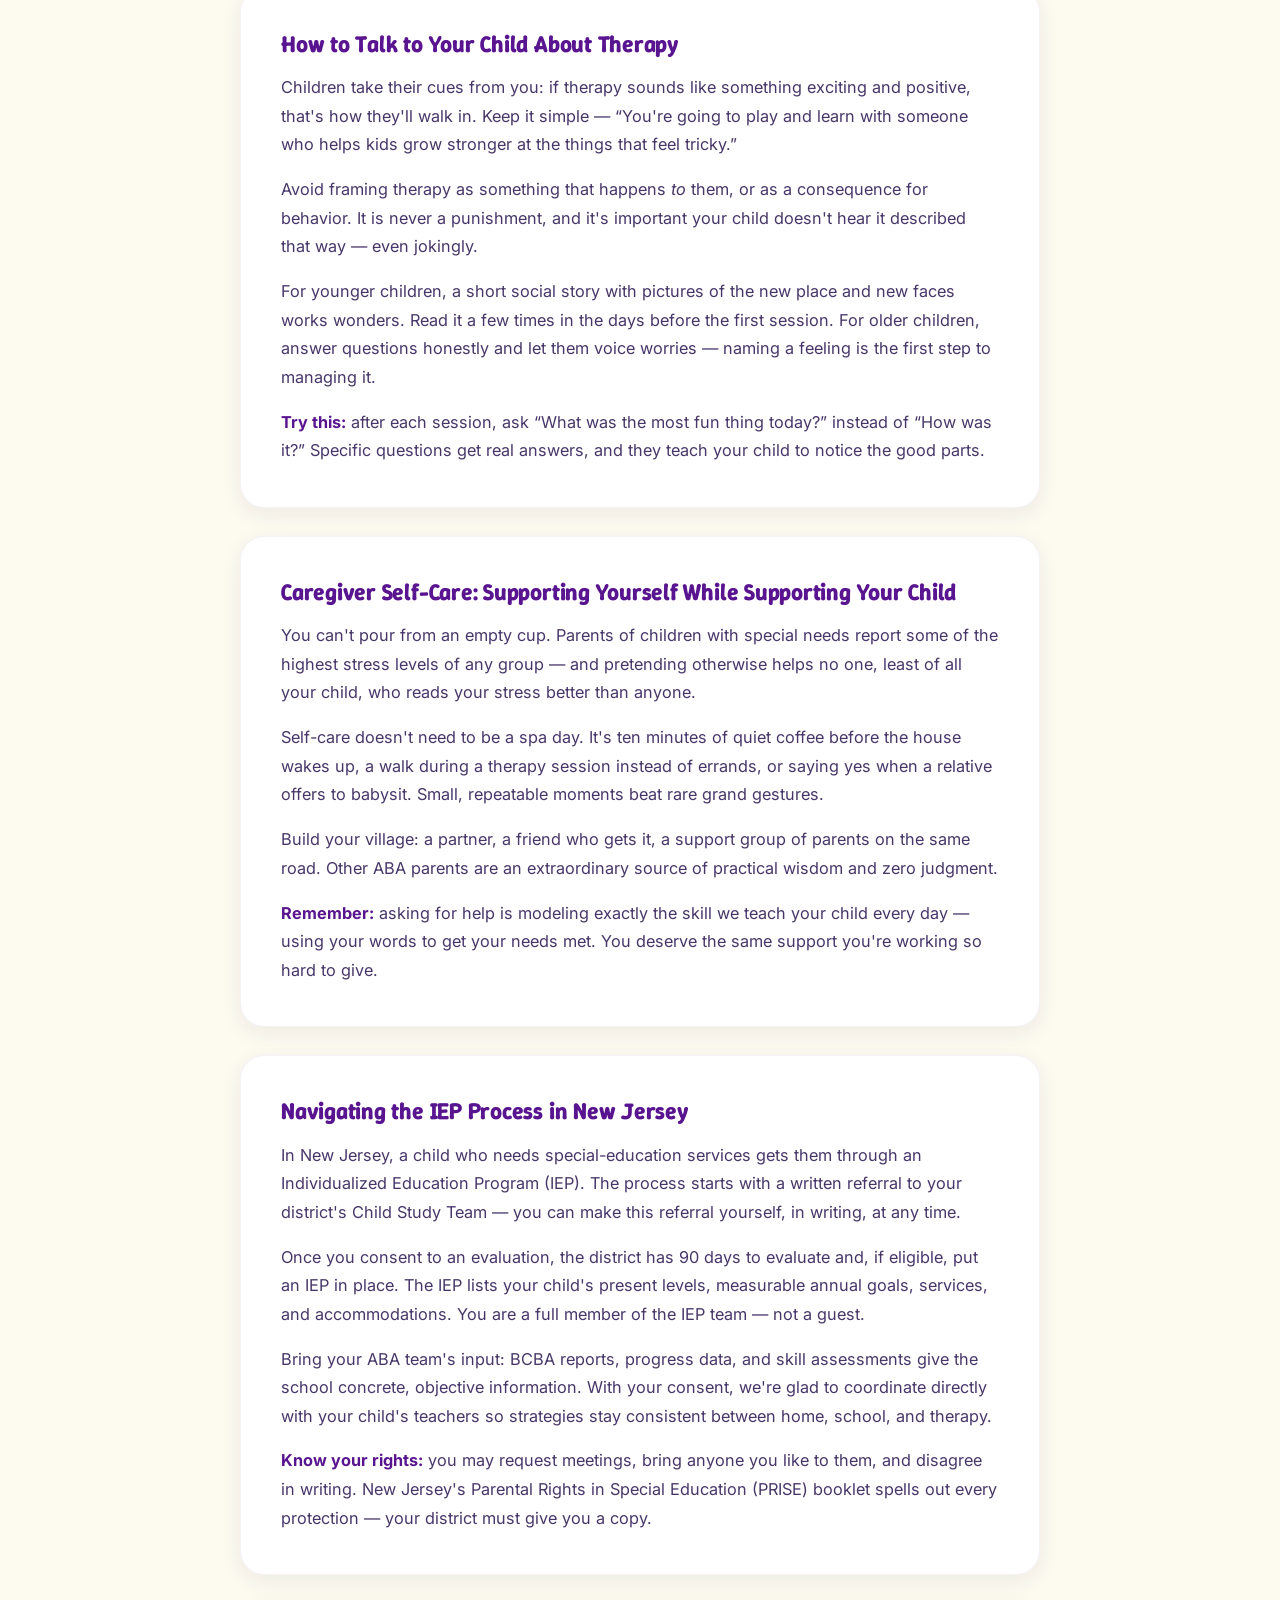
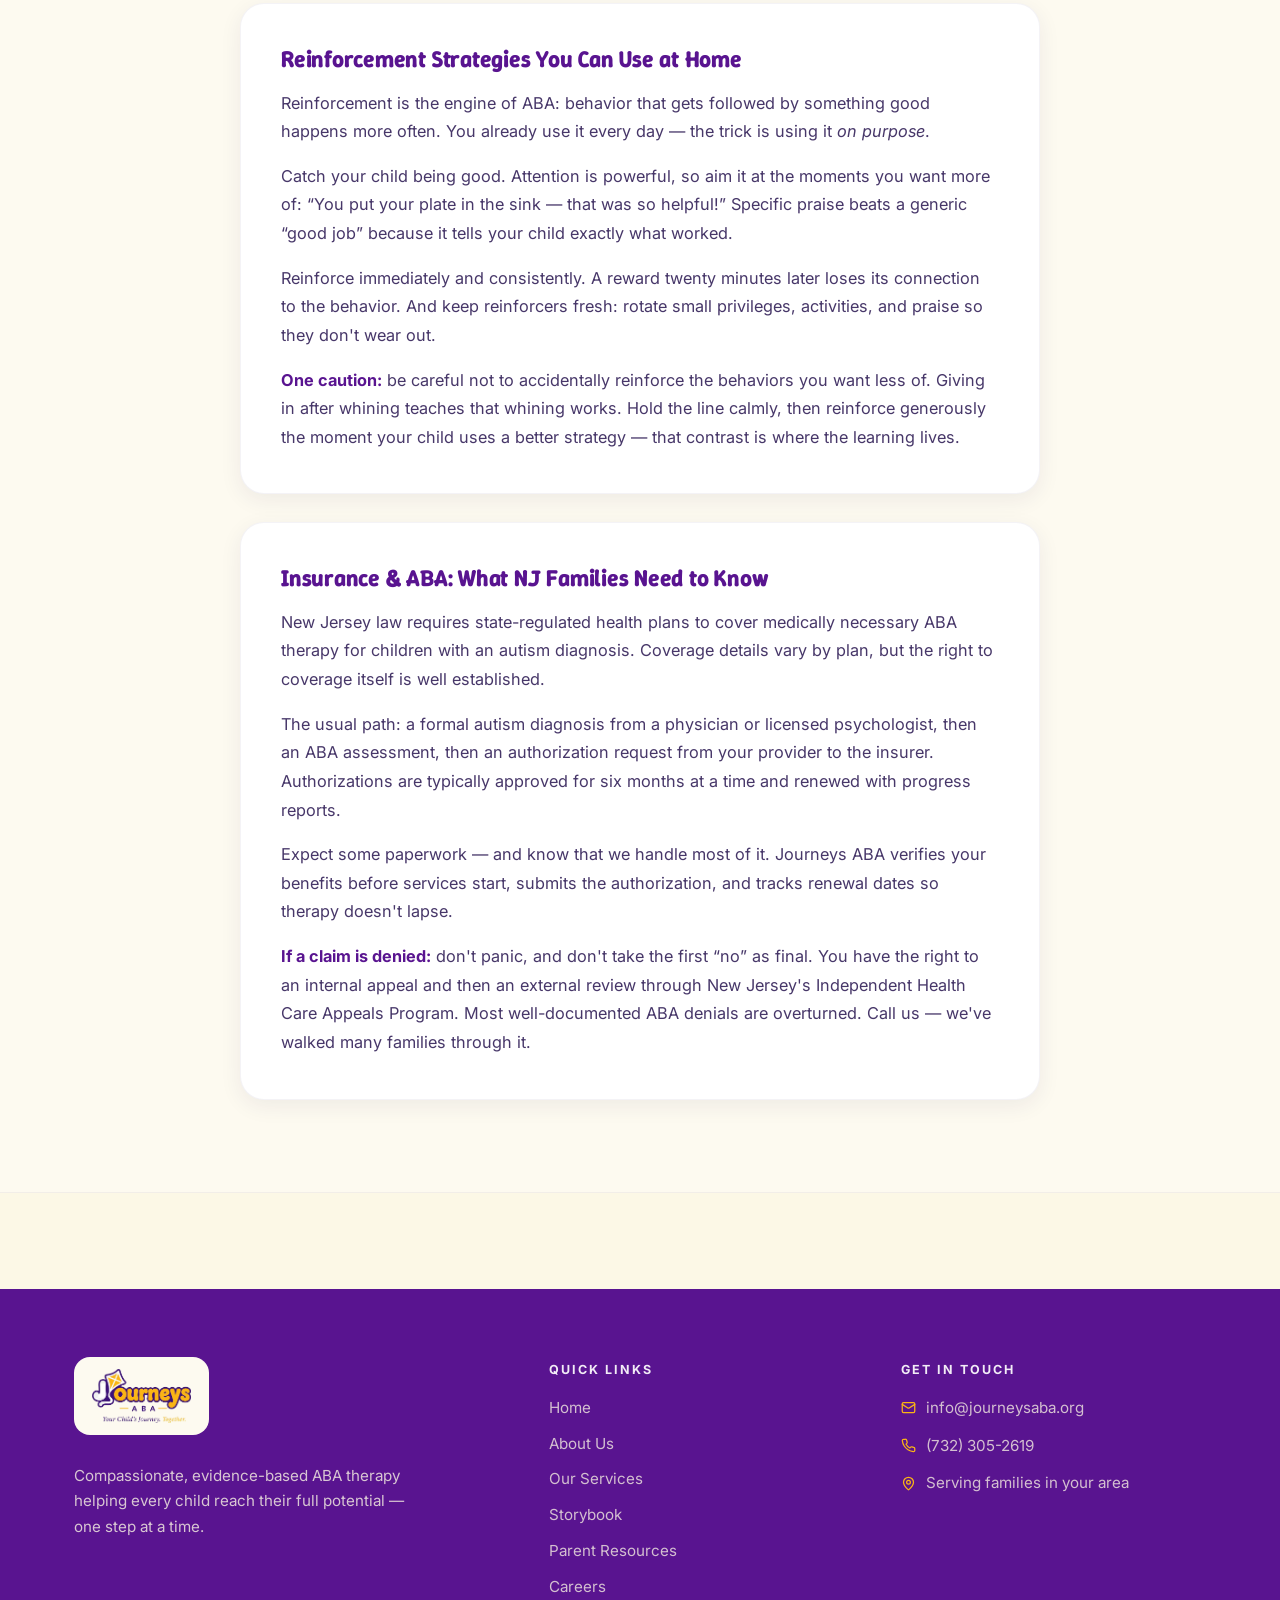
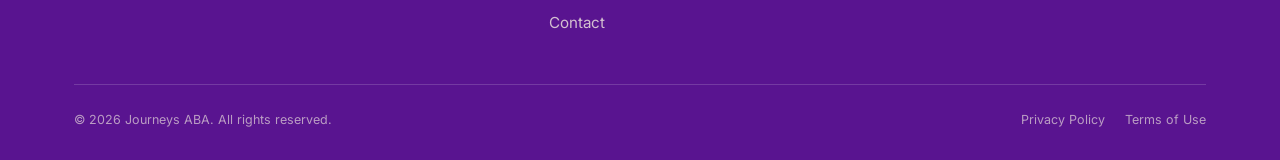
<file: resources.html>
<!doctype html>
<html lang="en">
<head>
  <meta charset="UTF-8">
  <link rel="icon" href="images/favicon.ico">
  <meta name="viewport" content="width=device-width, initial-scale=1.0">
  <title>ABA Therapy Guides &amp; FAQs for Parents | Journeys ABA</title>
  <link rel="canonical" href="https://journeysaba.org/resources.html">
  <meta name="description" content="Free guides and FAQs for New Jersey families: how ABA works, insurance, IEPs, and practical ways to support your child at home.">
  <meta property="og:title" content="ABA Therapy Guides &amp; FAQs for Parents | Journeys ABA">
  <meta property="og:description" content="Free guides and FAQs for New Jersey families: how ABA works, insurance, IEPs, and practical ways to support your child at home.">
  <meta property="og:type" content="website">
  <meta property="og:url" content="https://journeysaba.org/resources.html">
  <meta property="og:site_name" content="Journeys ABA">
  <meta property="og:image" content="https://journeysaba.org/images/og-card.jpg">
  <meta property="og:image:alt" content="A Journeys ABA therapist working through picture flashcards with a young boy at a table">
  <meta name="twitter:card" content="summary_large_image">
  <meta name="theme-color" content="#591490">
  <script type="application/ld+json">{"@context":"https://schema.org","@type":"FAQPage","mainEntity":[{"@type":"Question","name":"What is ABA therapy and how does it work?","acceptedAnswer":{"@type":"Answer","text":"Applied Behavior Analysis (ABA) is a therapy based on the science of learning and behavior. ABA therapy improves specific behaviors such as communication, social skills, reading, academics, and daily living skills. It uses positive reinforcement — when a behavior is followed by something valued (a reward), the behavior is more likely to be repeated."}},{"@type":"Question","name":"How many hours of ABA therapy does my child need?","acceptedAnswer":{"@type":"Answer","text":"The recommended number of hours varies based on your child's individual needs, age, and goals. Research suggests that intensive ABA (25–40 hours per week) produces the best outcomes for young children with autism, but many children benefit from part-time programs (10–20 hours per week). Your child's BCBA will recommend the appropriate intensity after a comprehensive assessment."}},{"@type":"Question","name":"Is ABA therapy covered by insurance in New Jersey?","acceptedAnswer":{"@type":"Answer","text":"Yes! New Jersey law requires most insurance plans to cover ABA therapy for individuals with autism spectrum disorder. This includes Medicaid (NJ FamilyCare), as well as most commercial insurance plans. Our team will verify your benefits at no cost to you before services begin."}},{"@type":"Question","name":"How long does ABA therapy take to show results?","acceptedAnswer":{"@type":"Answer","text":"Every child progresses at their own pace. Some families notice improvements within weeks; others see significant changes over months. Research shows the best outcomes come from early, intensive intervention. Your BCBA will track progress with data and adjust the program regularly to maximize results."}},{"@type":"Question","name":"What is the difference between a BCBA and an RBT?","acceptedAnswer":{"@type":"Answer","text":"A Board Certified Behavior Analyst (BCBA) is a master's-level clinician who designs and oversees your child's treatment plan. A Registered Behavior Technician (RBT) is a trained paraprofessional who delivers the therapy directly under the supervision of the BCBA. At Journeys ABA, every program is designed and supervised by a BCBA."}},{"@type":"Question","name":"Can ABA therapy help with behaviors like tantrums and aggression?","acceptedAnswer":{"@type":"Answer","text":"Yes. ABA is highly effective at reducing challenging behaviors by identifying their root causes (the \"function\" of the behavior) and teaching replacement behaviors. Rather than simply punishing unwanted behavior, ABA helps children learn more effective ways to communicate their needs."}},{"@type":"Question","name":"How do I know if my child needs ABA therapy?","acceptedAnswer":{"@type":"Answer","text":"If your child has been diagnosed with autism spectrum disorder, a developmental delay, or is showing challenges with communication, social skills, or daily living skills, ABA therapy may be beneficial. Contact us for a free consultation — our team can help you determine if ABA is the right fit."}},{"@type":"Question","name":"Will I be involved in my child's ABA therapy?","acceptedAnswer":{"@type":"Answer","text":"Absolutely — and we strongly encourage it. Parent and caregiver involvement is a core part of our approach. We provide regular training so you can reinforce skills at home, and we hold monthly meetings to review progress and update goals together."}}]}</script>
  <link rel="preconnect" href="https://fonts.googleapis.com">
  <link rel="preconnect" href="https://fonts.gstatic.com" crossorigin>
  <link href="https://fonts.googleapis.com/css2?family=Inter:wght@400;500;600;700&amp;family=Winky+Sans:wght@500;600;700&amp;display=swap" rel="stylesheet">
  <link rel="stylesheet" href="home.css">
  <style>
    /* Parent Resources page extras (components not in home.css) */
    .page-hero-figure { max-width: 760px; margin: 46px auto 0; }
    .page-hero-figure img {
      width: 100%; height: auto;
      border-radius: var(--radius-img);
      border: 10px solid #fff;
      box-shadow: var(--shadow-soft);
    }

    /* Guide cards */
    .guide-grid { display: grid; grid-template-columns: repeat(3, 1fr); gap: 24px; }
    .guide-card {
      background: var(--card);
      border-radius: var(--radius-card);
      padding: 30px 28px;
      box-shadow: var(--shadow-card);
      border: 1px solid rgba(45, 27, 84, .05);
      display: flex; flex-direction: column; align-items: flex-start;
      transition: transform .25s ease, box-shadow .25s ease;
    }
    .guide-card:hover { transform: translateY(-4px); box-shadow: var(--shadow-soft); }
    .gicon {
      width: 52px; height: 52px; border-radius: 16px;
      display: flex; align-items: center; justify-content: center;
      margin-bottom: 16px; color: var(--purple);
    }
    .gicon--pale { background: rgba(233, 226, 244, .7); }
    .gicon--butter { background: rgba(251, 181, 21, .35); }
    .gicon--lilac { background: rgba(217, 201, 238, .45); }
    .gicon--amber { background: rgba(251, 181, 21, .18); color: var(--gold-ink); }
    .gbadge {
      display: inline-block;
      font-size: 11px; font-weight: 700; letter-spacing: .1em; text-transform: uppercase;
      color: var(--purple); background: rgba(89, 20, 144, .1);
      border-radius: 999px; padding: 5px 13px;
    }
    .guide-card h3 { font-size: 1.18rem; margin: 13px 0 8px; }
    .guide-card p { font-size: .95rem; line-height: 1.65; color: rgba(45, 27, 84, .82); margin: 0 0 18px; }
    .guide-card .link-arrow { margin-top: auto; font-size: 14px; }

    /* FAQ cards */
    .faq-list { max-width: 780px; margin: 0 auto; display: flex; flex-direction: column; gap: 16px; }
    .faq-card {
      background: var(--card);
      border-radius: 20px;
      padding: 26px 28px;
      box-shadow: var(--shadow-card);
      border: 1px solid rgba(45, 27, 84, .05);
      display: grid; grid-template-columns: 30px 1fr; column-gap: 15px; align-items: start;
    }
    .faq-check {
      width: 30px; height: 30px; border-radius: 50%;
      background: rgba(251, 181, 21, .4); color: #591490;
      display: flex; align-items: center; justify-content: center;
      margin-top: 2px;
    }
    .faq-card h3 { font-size: 1.08rem; margin: 3px 0 8px; }
    .faq-card p { margin: 0; font-size: .97rem; line-height: 1.7; color: rgba(45, 27, 84, .85); }

    /* External resource links */
    .res-links { max-width: 780px; margin: 0 auto; display: flex; flex-direction: column; gap: 14px; }
    .res-link {
      display: flex; align-items: center; justify-content: space-between; gap: 18px;
      background: var(--card);
      border: 1px solid rgba(45, 27, 84, .05);
      border-radius: 18px;
      padding: 20px 24px;
      box-shadow: var(--shadow-card);
      text-decoration: none;
      transition: transform .2s ease, box-shadow .2s ease;
    }
    .res-link:hover { transform: translateY(-2px); box-shadow: var(--shadow-soft); }
    .res-link .res-name { display: block; font-family: var(--font-head); font-weight: 700; color: var(--purple); font-size: 1.05rem; line-height: 1.3; }
    .res-link .res-desc { display: block; font-size: .9rem; color: rgba(45, 27, 84, .75); margin-top: 3px; }
    .res-link svg { flex: none; color: var(--gold-ink); }

    /* Full guide articles */
    .guide-articles { max-width: 50rem; margin: 0 auto; }
    .guide-article {
      background: var(--card);
      border-radius: var(--radius-card);
      box-shadow: var(--shadow-card);
      border: 1px solid rgba(45, 27, 84, .05);
      padding: 42px 40px;
      scroll-margin-top: 118px; /* clears the sticky header */
    }
    .guide-article + .guide-article { margin-top: 28px; }
    .guide-article h3 { font-size: 1.45rem; margin-bottom: 16px; }
    .guide-article .prose p:last-child { margin-bottom: 0; }
    .guide-article .prose b { color: var(--purple); }

    @media (max-width: 1020px) {
      .guide-grid { grid-template-columns: 1fr 1fr; }
    }
    @media (max-width: 640px) {
      .guide-grid { grid-template-columns: 1fr; }
      .guide-article { padding: 30px 24px; }
      .faq-card { padding: 22px 20px; column-gap: 12px; }
      .res-link { padding: 18px 20px; }
    }
  </style>
</head>
<body>

  <!-- 1. Top bar -->
  <div class="topbar">
    <div class="container topbar-inner">
      <span>Proudly Serving New Jersey</span>
      <a href="tel:+17323052619" aria-label="Call Journeys ABA at (732) 305-2619">
        <svg xmlns="http://www.w3.org/2000/svg" width="13" height="13" viewBox="0 0 24 24" fill="none" stroke="currentColor" stroke-width="2" stroke-linecap="round" stroke-linejoin="round" aria-hidden="true"><path d="M22 16.92v3a2 2 0 0 1-2.18 2 19.79 19.79 0 0 1-8.63-3.07 19.5 19.5 0 0 1-6-6 19.79 19.79 0 0 1-3.07-8.67A2 2 0 0 1 4.11 2h3a2 2 0 0 1 2 1.72 12.84 12.84 0 0 0 .7 2.81 2 2 0 0 1-.45 2.11L8.09 9.91a16 16 0 0 0 6 6l1.27-1.27a2 2 0 0 1 2.11-.45 12.84 12.84 0 0 0 2.81.7A2 2 0 0 1 22 16.92z"></path></svg>
        Call Us: (732) 305-2619
      </a>
    </div>
  </div>

  <!-- 2. Header -->
  <header class="site-header" id="siteHeader">
    <div class="container header-inner">
      <a class="logo" href="index.html" aria-label="Journeys ABA — Home">
        <img src="images/assets-journeys-logo-transparent.png" alt="Journeys ABA logo — Your Child's Journey. Together.">
      </a>
      <nav class="nav" id="siteNav" aria-label="Main navigation">
        <a class="nav-link" href="index.html">Home</a>
        <a class="nav-link" href="about.html">About Us</a>
        <a class="nav-link" href="services.html">Services</a>
        <a class="nav-link" href="storybook.html">Storybook</a>
        <a class="nav-link is-active" href="resources.html" aria-current="page">Parent Resources</a>
        <a class="nav-link" href="careers.html">Careers</a>
        <a class="btn btn--nav-contact" href="contact.html">Contact</a>
      </nav>
      <a class="phone-pill" href="tel:+17323052619" aria-label="Call Journeys ABA at (732) 305-2619">
        <svg xmlns="http://www.w3.org/2000/svg" width="15" height="15" viewBox="0 0 24 24" fill="none" stroke="currentColor" stroke-width="2" stroke-linecap="round" stroke-linejoin="round" aria-hidden="true"><path d="M22 16.92v3a2 2 0 0 1-2.18 2 19.79 19.79 0 0 1-8.63-3.07 19.5 19.5 0 0 1-6-6 19.79 19.79 0 0 1-3.07-8.67A2 2 0 0 1 4.11 2h3a2 2 0 0 1 2 1.72 12.84 12.84 0 0 0 .7 2.81 2 2 0 0 1-.45 2.11L8.09 9.91a16 16 0 0 0 6 6l1.27-1.27a2 2 0 0 1 2.11-.45 12.84 12.84 0 0 0 2.81.7A2 2 0 0 1 22 16.92z"></path></svg>
        <span class="phone-num">(732) 305-2619</span>
      </a>
      <button class="menu-toggle" id="menuToggle" type="button" aria-expanded="false" aria-controls="siteNav" aria-label="Toggle menu">
        <svg class="icon-menu" xmlns="http://www.w3.org/2000/svg" width="22" height="22" viewBox="0 0 24 24" fill="none" stroke="currentColor" stroke-width="2" stroke-linecap="round" stroke-linejoin="round" aria-hidden="true"><line x1="4" x2="20" y1="6" y2="6"></line><line x1="4" x2="20" y1="12" y2="12"></line><line x1="4" x2="20" y1="18" y2="18"></line></svg>
        <svg class="icon-close" xmlns="http://www.w3.org/2000/svg" width="22" height="22" viewBox="0 0 24 24" fill="none" stroke="currentColor" stroke-width="2" stroke-linecap="round" stroke-linejoin="round" aria-hidden="true"><path d="M18 6 6 18"></path><path d="m6 6 12 12"></path></svg>
      </button>
    </div>
  </header>

  <main>

    <!-- 3. Page hero -->
    <section class="page-hero">
      <div class="container">
        <span class="eyebrow reveal">Parent Resources</span>
        <h1 class="two-tone reveal" style="--d:.05s">
          <span class="line-purple">Resources for</span>
          <span class="line-gold">ABA Families</span>
        </h1>
        <p class="lead reveal" style="--d:.1s">Guides, FAQs, and trusted links to help you understand ABA therapy, navigate the system, and support your child every day.</p>
        <div class="page-hero-figure reveal" style="--d:.15s">
          <picture>
            <source srcset="images/illustrations-jenna-learning.webp" type="image/webp">
            <img src="images/illustrations-jenna-learning.jpg" alt="A Journeys ABA therapist making learning fun for children" loading="eager">
          </picture>
        </div>
      </div>
    </section>

    <!-- 4. Family guides -->
    <section class="section" style="padding-top:54px;">
      <div class="container">
        <div class="section-head reveal">
          <span class="eyebrow">Family Guides</span>
          <h2>Guides for ABA Families</h2>
          <p class="lead">Practical, plain-language guides written for parents and caregivers navigating ABA therapy.</p>
        </div>
        <div class="guide-grid">
          <article class="guide-card reveal">
            <div class="gicon gicon--pale" aria-hidden="true">
              <svg xmlns="http://www.w3.org/2000/svg" width="22" height="22" viewBox="0 0 24 24" fill="none" stroke="currentColor" stroke-width="2" stroke-linecap="round" stroke-linejoin="round"><path d="M12 7v14"></path><path d="M3 18a1 1 0 0 1-1-1V4a1 1 0 0 1 1-1h5a4 4 0 0 1 4 4 4 4 0 0 1 4-4h5a1 1 0 0 1 1 1v13a1 1 0 0 1-1 1h-6a3 3 0 0 0-3 3 3 3 0 0 0-3-3z"></path></svg>
            </div>
            <span class="gbadge">Getting Started</span>
            <h3>Understanding Your Child's ABA Assessment</h3>
            <p>Learn what to expect during the initial BCBA assessment, what tools are used, and how the results shape your child's treatment plan.</p>
            <a class="link-arrow" href="#guide-1">Read Guide
              <svg xmlns="http://www.w3.org/2000/svg" width="15" height="15" viewBox="0 0 24 24" fill="none" stroke="currentColor" stroke-width="2" stroke-linecap="round" stroke-linejoin="round" aria-hidden="true"><path d="m9 18 6-6-6-6"></path></svg>
            </a>
          </article>
          <article class="guide-card reveal" style="--d:.06s">
            <div class="gicon gicon--amber" aria-hidden="true">
              <svg xmlns="http://www.w3.org/2000/svg" width="22" height="22" viewBox="0 0 24 24" fill="none" stroke="currentColor" stroke-width="2" stroke-linecap="round" stroke-linejoin="round"><path d="M7.9 20A9 9 0 1 0 4 16.1L2 22Z"></path></svg>
            </div>
            <span class="gbadge">Family Tips</span>
            <h3>How to Talk to Your Child About Therapy</h3>
            <p>Age-appropriate ways to explain ABA therapy to your child, reduce anxiety, and build excitement about the journey ahead.</p>
            <a class="link-arrow" href="#guide-2">Read Guide
              <svg xmlns="http://www.w3.org/2000/svg" width="15" height="15" viewBox="0 0 24 24" fill="none" stroke="currentColor" stroke-width="2" stroke-linecap="round" stroke-linejoin="round" aria-hidden="true"><path d="m9 18 6-6-6-6"></path></svg>
            </a>
          </article>
          <article class="guide-card reveal" style="--d:.12s">
            <div class="gicon gicon--lilac" aria-hidden="true">
              <svg xmlns="http://www.w3.org/2000/svg" width="22" height="22" viewBox="0 0 24 24" fill="none" stroke="currentColor" stroke-width="2" stroke-linecap="round" stroke-linejoin="round"><path d="M19 14c1.49-1.46 3-3.21 3-5.5A5.5 5.5 0 0 0 16.5 3c-1.76 0-3 .5-4.5 2-1.5-1.5-2.74-2-4.5-2A5.5 5.5 0 0 0 2 8.5c0 2.3 1.5 4.05 3 5.5l7 7Z"></path></svg>
            </div>
            <span class="gbadge">Caregiver Wellness</span>
            <h3>Caregiver Self-Care: Supporting Yourself While Supporting Your Child</h3>
            <p>Practical strategies for managing caregiver stress, building your support network, and maintaining your own well-being.</p>
            <a class="link-arrow" href="#guide-3">Read Guide
              <svg xmlns="http://www.w3.org/2000/svg" width="15" height="15" viewBox="0 0 24 24" fill="none" stroke="currentColor" stroke-width="2" stroke-linecap="round" stroke-linejoin="round" aria-hidden="true"><path d="m9 18 6-6-6-6"></path></svg>
            </a>
          </article>
          <article class="guide-card reveal" style="--d:.18s">
            <div class="gicon gicon--butter" aria-hidden="true">
              <svg xmlns="http://www.w3.org/2000/svg" width="22" height="22" viewBox="0 0 24 24" fill="none" stroke="currentColor" stroke-width="2" stroke-linecap="round" stroke-linejoin="round"><path d="M16 21v-2a4 4 0 0 0-4-4H6a4 4 0 0 0-4 4v2"></path><circle cx="9" cy="7" r="4"></circle><path d="M22 21v-2a4 4 0 0 0-3-3.87"></path><path d="M16 3.13a4 4 0 0 1 0 7.75"></path></svg>
            </div>
            <span class="gbadge">School &amp; Education</span>
            <h3>Navigating the IEP Process in New Jersey</h3>
            <p>A step-by-step guide to understanding Individualized Education Programs (IEPs), your rights as a parent, and how to advocate for your child at school.</p>
            <a class="link-arrow" href="#guide-4">Read Guide
              <svg xmlns="http://www.w3.org/2000/svg" width="15" height="15" viewBox="0 0 24 24" fill="none" stroke="currentColor" stroke-width="2" stroke-linecap="round" stroke-linejoin="round" aria-hidden="true"><path d="m9 18 6-6-6-6"></path></svg>
            </a>
          </article>
          <article class="guide-card reveal" style="--d:.24s">
            <div class="gicon gicon--pale" aria-hidden="true">
              <svg xmlns="http://www.w3.org/2000/svg" width="22" height="22" viewBox="0 0 24 24" fill="none" stroke="currentColor" stroke-width="2" stroke-linecap="round" stroke-linejoin="round"><path d="M15 14c.2-1 .7-1.7 1.5-2.5 1-.9 1.5-2.2 1.5-3.5A6 6 0 0 0 6 8c0 1 .2 2.2 1.5 3.5.7.7 1.3 1.5 1.5 2.5"></path><path d="M9 18h6"></path><path d="M10 22h4"></path></svg>
            </div>
            <span class="gbadge">Home Strategies</span>
            <h3>Reinforcement Strategies You Can Use at Home</h3>
            <p>Simple, effective ABA-based reinforcement techniques that parents can use every day to support their child's learning and behavior goals.</p>
            <a class="link-arrow" href="#guide-5">Read Guide
              <svg xmlns="http://www.w3.org/2000/svg" width="15" height="15" viewBox="0 0 24 24" fill="none" stroke="currentColor" stroke-width="2" stroke-linecap="round" stroke-linejoin="round" aria-hidden="true"><path d="m9 18 6-6-6-6"></path></svg>
            </a>
          </article>
          <article class="guide-card reveal" style="--d:.3s">
            <div class="gicon gicon--butter" aria-hidden="true">
              <svg xmlns="http://www.w3.org/2000/svg" width="22" height="22" viewBox="0 0 24 24" fill="none" stroke="currentColor" stroke-width="2" stroke-linecap="round" stroke-linejoin="round"><path d="M15 2H6a2 2 0 0 0-2 2v16a2 2 0 0 0 2 2h12a2 2 0 0 0 2-2V7Z"></path><path d="M14 2v4a2 2 0 0 0 2 2h4"></path><path d="M10 9H8"></path><path d="M16 13H8"></path><path d="M16 17H8"></path></svg>
            </div>
            <span class="gbadge">Insurance</span>
            <h3>Insurance &amp; ABA: What NJ Families Need to Know</h3>
            <p>A plain-language guide to ABA insurance coverage in New Jersey, how to verify benefits, and what to do if a claim is denied.</p>
            <a class="link-arrow" href="#guide-6">Read Guide
              <svg xmlns="http://www.w3.org/2000/svg" width="15" height="15" viewBox="0 0 24 24" fill="none" stroke="currentColor" stroke-width="2" stroke-linecap="round" stroke-linejoin="round" aria-hidden="true"><path d="m9 18 6-6-6-6"></path></svg>
            </a>
          </article>
        </div>
      </div>
    </section>

    <!-- 5. FAQ -->
    <section class="section values">
      <div class="container">
        <div class="section-head reveal">
          <span class="eyebrow">FAQ</span>
          <h2>Frequently Asked Questions</h2>
          <p class="lead">Answers to the questions families ask us most.</p>
        </div>
        <div class="faq-list">
          <div class="faq-card reveal">
            <div class="faq-check" aria-hidden="true">
              <svg xmlns="http://www.w3.org/2000/svg" width="15" height="15" viewBox="0 0 24 24" fill="none" stroke="currentColor" stroke-width="2.4" stroke-linecap="round" stroke-linejoin="round"><path d="M20 6 9 17l-5-5"></path></svg>
            </div>
            <div>
              <h3>What is ABA therapy and how does it work?</h3>
              <p>Applied Behavior Analysis (ABA) is a therapy based on the science of learning and behavior. ABA therapy improves specific behaviors such as communication, social skills, reading, academics, and daily living skills. It uses positive reinforcement — when a behavior is followed by something valued (a reward), the behavior is more likely to be repeated.</p>
            </div>
          </div>
          <div class="faq-card reveal" style="--d:.05s">
            <div class="faq-check" aria-hidden="true">
              <svg xmlns="http://www.w3.org/2000/svg" width="15" height="15" viewBox="0 0 24 24" fill="none" stroke="currentColor" stroke-width="2.4" stroke-linecap="round" stroke-linejoin="round"><path d="M20 6 9 17l-5-5"></path></svg>
            </div>
            <div>
              <h3>How many hours of ABA therapy does my child need?</h3>
              <p>The recommended number of hours varies based on your child's individual needs, age, and goals. Research suggests that intensive ABA (25–40 hours per week) produces the best outcomes for young children with autism. However, many children benefit from part-time programs (10–20 hours per week). Your child's BCBA will recommend the appropriate intensity after a comprehensive assessment.</p>
            </div>
          </div>
          <div class="faq-card reveal" style="--d:.1s">
            <div class="faq-check" aria-hidden="true">
              <svg xmlns="http://www.w3.org/2000/svg" width="15" height="15" viewBox="0 0 24 24" fill="none" stroke="currentColor" stroke-width="2.4" stroke-linecap="round" stroke-linejoin="round"><path d="M20 6 9 17l-5-5"></path></svg>
            </div>
            <div>
              <h3>Is ABA therapy covered by insurance in New Jersey?</h3>
              <p>Yes! New Jersey law requires most insurance plans to cover ABA therapy for individuals with autism spectrum disorder. This includes Medicaid (NJ FamilyCare), as well as most commercial insurance plans. Our team will verify your benefits at no cost to you before services begin.</p>
            </div>
          </div>
          <div class="faq-card reveal" style="--d:.15s">
            <div class="faq-check" aria-hidden="true">
              <svg xmlns="http://www.w3.org/2000/svg" width="15" height="15" viewBox="0 0 24 24" fill="none" stroke="currentColor" stroke-width="2.4" stroke-linecap="round" stroke-linejoin="round"><path d="M20 6 9 17l-5-5"></path></svg>
            </div>
            <div>
              <h3>How long does ABA therapy take to show results?</h3>
              <p>Every child progresses at their own pace. Some families notice improvements within weeks; others see significant changes over months. ABA is a long-term investment — research shows the best outcomes come from early, intensive intervention. Your BCBA will track progress with data and adjust the program regularly to maximize results.</p>
            </div>
          </div>
          <div class="faq-card reveal" style="--d:.2s">
            <div class="faq-check" aria-hidden="true">
              <svg xmlns="http://www.w3.org/2000/svg" width="15" height="15" viewBox="0 0 24 24" fill="none" stroke="currentColor" stroke-width="2.4" stroke-linecap="round" stroke-linejoin="round"><path d="M20 6 9 17l-5-5"></path></svg>
            </div>
            <div>
              <h3>What is the difference between a BCBA and an RBT?</h3>
              <p>A Board Certified Behavior Analyst (BCBA) is a master's-level clinician who designs and oversees your child's treatment plan. A Registered Behavior Technician (RBT) is a trained paraprofessional who delivers the therapy directly under the supervision of the BCBA. At Journeys ABA, every program is designed and supervised by a BCBA.</p>
            </div>
          </div>
          <div class="faq-card reveal" style="--d:.25s">
            <div class="faq-check" aria-hidden="true">
              <svg xmlns="http://www.w3.org/2000/svg" width="15" height="15" viewBox="0 0 24 24" fill="none" stroke="currentColor" stroke-width="2.4" stroke-linecap="round" stroke-linejoin="round"><path d="M20 6 9 17l-5-5"></path></svg>
            </div>
            <div>
              <h3>Can ABA therapy help with behaviors like tantrums and aggression?</h3>
              <p>Yes. ABA is highly effective at reducing challenging behaviors by identifying their root causes (the "function" of the behavior) and teaching replacement behaviors. Rather than simply punishing unwanted behavior, ABA helps children learn more effective ways to communicate their needs.</p>
            </div>
          </div>
          <div class="faq-card reveal" style="--d:.3s">
            <div class="faq-check" aria-hidden="true">
              <svg xmlns="http://www.w3.org/2000/svg" width="15" height="15" viewBox="0 0 24 24" fill="none" stroke="currentColor" stroke-width="2.4" stroke-linecap="round" stroke-linejoin="round"><path d="M20 6 9 17l-5-5"></path></svg>
            </div>
            <div>
              <h3>How do I know if my child needs ABA therapy?</h3>
              <p>If your child has been diagnosed with autism spectrum disorder, a developmental delay, or is showing challenges with communication, social skills, or daily living skills, ABA therapy may be beneficial. Contact us for a free consultation — our team can help you determine if ABA is the right fit.</p>
            </div>
          </div>
          <div class="faq-card reveal" style="--d:.35s">
            <div class="faq-check" aria-hidden="true">
              <svg xmlns="http://www.w3.org/2000/svg" width="15" height="15" viewBox="0 0 24 24" fill="none" stroke="currentColor" stroke-width="2.4" stroke-linecap="round" stroke-linejoin="round"><path d="M20 6 9 17l-5-5"></path></svg>
            </div>
            <div>
              <h3>Will I be involved in my child's ABA therapy?</h3>
              <p>Absolutely — and we strongly encourage it. Parent and caregiver involvement is a core part of our approach. We provide regular training so you can reinforce skills at home, and we hold monthly meetings to review progress and update goals together.</p>
            </div>
          </div>
        </div>
      </div>
    </section>

    <!-- 6. Trusted external resources -->
    <section class="section">
      <div class="container">
        <div class="section-head reveal">
          <span class="eyebrow">Trusted Links</span>
          <h2>Trusted External Resources</h2>
          <p class="lead">Reputable organizations with reliable information about autism and ABA therapy.</p>
        </div>
        <div class="res-links">
          <a class="res-link reveal" href="https://www.autismspeaks.org" target="_blank" rel="noopener noreferrer">
            <span>
              <span class="res-name">Autism Speaks</span>
              <span class="res-desc">Resources, research, and advocacy for autism families.</span>
            </span>
            <svg xmlns="http://www.w3.org/2000/svg" width="17" height="17" viewBox="0 0 24 24" fill="none" stroke="currentColor" stroke-width="2" stroke-linecap="round" stroke-linejoin="round" aria-hidden="true"><path d="M15 3h6v6"></path><path d="M10 14 21 3"></path><path d="M18 13v6a2 2 0 0 1-2 2H5a2 2 0 0 1-2-2V8a2 2 0 0 1 2-2h6"></path></svg>
          </a>
          <a class="res-link reveal" style="--d:.05s" href="https://www.bacb.com" target="_blank" rel="noopener noreferrer">
            <span>
              <span class="res-name">Behavior Analyst Certification Board (BACB)</span>
              <span class="res-desc">Verify BCBA credentials and learn about ABA standards.</span>
            </span>
            <svg xmlns="http://www.w3.org/2000/svg" width="17" height="17" viewBox="0 0 24 24" fill="none" stroke="currentColor" stroke-width="2" stroke-linecap="round" stroke-linejoin="round" aria-hidden="true"><path d="M15 3h6v6"></path><path d="M10 14 21 3"></path><path d="M18 13v6a2 2 0 0 1-2 2H5a2 2 0 0 1-2-2V8a2 2 0 0 1 2-2h6"></path></svg>
          </a>
          <a class="res-link reveal" style="--d:.1s" href="https://www.nj.gov/humanservices/ddd/home/" target="_blank" rel="noopener noreferrer">
            <span>
              <span class="res-name">NJ Department of Human Services — Autism</span>
              <span class="res-desc">NJ state services and supports for individuals with disabilities.</span>
            </span>
            <svg xmlns="http://www.w3.org/2000/svg" width="17" height="17" viewBox="0 0 24 24" fill="none" stroke="currentColor" stroke-width="2" stroke-linecap="round" stroke-linejoin="round" aria-hidden="true"><path d="M15 3h6v6"></path><path d="M10 14 21 3"></path><path d="M18 13v6a2 2 0 0 1-2 2H5a2 2 0 0 1-2-2V8a2 2 0 0 1 2-2h6"></path></svg>
          </a>
          <a class="res-link reveal" style="--d:.15s" href="https://www.cdc.gov/autism" target="_blank" rel="noopener noreferrer">
            <span>
              <span class="res-name">CDC — Autism Spectrum Disorder</span>
              <span class="res-desc">Signs, symptoms, and data on autism from the CDC.</span>
            </span>
            <svg xmlns="http://www.w3.org/2000/svg" width="17" height="17" viewBox="0 0 24 24" fill="none" stroke="currentColor" stroke-width="2" stroke-linecap="round" stroke-linejoin="round" aria-hidden="true"><path d="M15 3h6v6"></path><path d="M10 14 21 3"></path><path d="M18 13v6a2 2 0 0 1-2 2H5a2 2 0 0 1-2-2V8a2 2 0 0 1 2-2h6"></path></svg>
          </a>
          <a class="res-link reveal" style="--d:.2s" href="https://www.asatonline.org" target="_blank" rel="noopener noreferrer">
            <span>
              <span class="res-name">Association for Science in Autism Treatment</span>
              <span class="res-desc">Evidence-based information on autism treatments.</span>
            </span>
            <svg xmlns="http://www.w3.org/2000/svg" width="17" height="17" viewBox="0 0 24 24" fill="none" stroke="currentColor" stroke-width="2" stroke-linecap="round" stroke-linejoin="round" aria-hidden="true"><path d="M15 3h6v6"></path><path d="M10 14 21 3"></path><path d="M18 13v6a2 2 0 0 1-2 2H5a2 2 0 0 1-2-2V8a2 2 0 0 1 2-2h6"></path></svg>
          </a>
        </div>
      </div>
    </section>

    <!-- 7. Still have questions CTA -->
    <section class="section" style="padding-top:0;">
      <div class="container">
        <div class="cta-band reveal">
          <h2>Still Have Questions?</h2>
          <p>Our team is happy to answer any questions you have about ABA therapy, our services, or getting started.</p>
          <div class="cta-actions">
            <a class="btn btn--gold" href="contact.html">Contact Us Today</a>
            <a class="btn btn--outline-white" href="tel:+17323052619">
              <svg xmlns="http://www.w3.org/2000/svg" width="16" height="16" viewBox="0 0 24 24" fill="none" stroke="currentColor" stroke-width="2" stroke-linecap="round" stroke-linejoin="round" aria-hidden="true"><path d="M22 16.92v3a2 2 0 0 1-2.18 2 19.79 19.79 0 0 1-8.63-3.07 19.5 19.5 0 0 1-6-6 19.79 19.79 0 0 1-3.07-8.67A2 2 0 0 1 4.11 2h3a2 2 0 0 1 2 1.72 12.84 12.84 0 0 0 .7 2.81 2 2 0 0 1-.45 2.11L8.09 9.91a16 16 0 0 0 6 6l1.27-1.27a2 2 0 0 1 2.11-.45 12.84 12.84 0 0 0 2.81.7A2 2 0 0 1 22 16.92z"></path></svg>
              (732) 305-2619
            </a>
          </div>
        </div>
      </div>
    </section>

    <!-- 8. Full parent guides -->
    <section class="section values">
      <div class="container">
        <div class="section-head reveal">
          <span class="eyebrow">Full Guides</span>
          <h2>Parent Guides</h2>
          <p class="lead">The complete guides — written by our clinical team for real families.</p>
        </div>
        <div class="guide-articles">
          <article id="guide-1" class="guide-article reveal">
            <h3>Understanding Your Child's ABA Assessment</h3>
            <div class="prose">
              <p>The assessment is the very first step of your child's ABA journey — and nothing about it is a test your child can fail. A Board Certified Behavior Analyst (BCBA) spends time getting to know your child: how they communicate, what they love, what frustrates them, and which skills are ready to grow.</p>
              <p>Expect a mix of play-based observation, structured activities, and a long conversation with you. Parents are the experts on their own child, so your answers shape the whole picture. The BCBA may also review records from your pediatrician, school, or early intervention program.</p>
              <p>Afterward, the BCBA writes a treatment plan: clear, measurable goals across communication, daily living, social skills, and behavior. You'll review it together, and nothing is finalized without your input. The assessment results also go to your insurance to authorize therapy hours.</p>
              <p><b>How to prepare:</b> jot down your top three concerns and your top three hopes. Bring examples of what a hard day looks like — and what a great day looks like. That contrast tells us more than any checklist.</p>
            </div>
          </article>
          <article id="guide-2" class="guide-article reveal">
            <h3>How to Talk to Your Child About Therapy</h3>
            <div class="prose">
              <p>Children take their cues from you: if therapy sounds like something exciting and positive, that's how they'll walk in. Keep it simple — “You're going to play and learn with someone who helps kids grow stronger at the things that feel tricky.”</p>
              <p>Avoid framing therapy as something that happens <i>to</i> them, or as a consequence for behavior. It is never a punishment, and it's important your child doesn't hear it described that way — even jokingly.</p>
              <p>For younger children, a short social story with pictures of the new place and new faces works wonders. Read it a few times in the days before the first session. For older children, answer questions honestly and let them voice worries — naming a feeling is the first step to managing it.</p>
              <p><b>Try this:</b> after each session, ask “What was the most fun thing today?” instead of “How was it?” Specific questions get real answers, and they teach your child to notice the good parts.</p>
            </div>
          </article>
          <article id="guide-3" class="guide-article reveal">
            <h3>Caregiver Self-Care: Supporting Yourself While Supporting Your Child</h3>
            <div class="prose">
              <p>You can't pour from an empty cup. Parents of children with special needs report some of the highest stress levels of any group — and pretending otherwise helps no one, least of all your child, who reads your stress better than anyone.</p>
              <p>Self-care doesn't need to be a spa day. It's ten minutes of quiet coffee before the house wakes up, a walk during a therapy session instead of errands, or saying yes when a relative offers to babysit. Small, repeatable moments beat rare grand gestures.</p>
              <p>Build your village: a partner, a friend who gets it, a support group of parents on the same road. Other ABA parents are an extraordinary source of practical wisdom and zero judgment.</p>
              <p><b>Remember:</b> asking for help is modeling exactly the skill we teach your child every day — using your words to get your needs met. You deserve the same support you're working so hard to give.</p>
            </div>
          </article>
          <article id="guide-4" class="guide-article reveal">
            <h3>Navigating the IEP Process in New Jersey</h3>
            <div class="prose">
              <p>In New Jersey, a child who needs special-education services gets them through an Individualized Education Program (IEP). The process starts with a written referral to your district's Child Study Team — you can make this referral yourself, in writing, at any time.</p>
              <p>Once you consent to an evaluation, the district has 90 days to evaluate and, if eligible, put an IEP in place. The IEP lists your child's present levels, measurable annual goals, services, and accommodations. You are a full member of the IEP team — not a guest.</p>
              <p>Bring your ABA team's input: BCBA reports, progress data, and skill assessments give the school concrete, objective information. With your consent, we're glad to coordinate directly with your child's teachers so strategies stay consistent between home, school, and therapy.</p>
              <p><b>Know your rights:</b> you may request meetings, bring anyone you like to them, and disagree in writing. New Jersey's Parental Rights in Special Education (PRISE) booklet spells out every protection — your district must give you a copy.</p>
            </div>
          </article>
          <article id="guide-5" class="guide-article reveal">
            <h3>Reinforcement Strategies You Can Use at Home</h3>
            <div class="prose">
              <p>Reinforcement is the engine of ABA: behavior that gets followed by something good happens more often. You already use it every day — the trick is using it <i>on purpose</i>.</p>
              <p>Catch your child being good. Attention is powerful, so aim it at the moments you want more of: “You put your plate in the sink — that was so helpful!” Specific praise beats a generic “good job” because it tells your child exactly what worked.</p>
              <p>Reinforce immediately and consistently. A reward twenty minutes later loses its connection to the behavior. And keep reinforcers fresh: rotate small privileges, activities, and praise so they don't wear out.</p>
              <p><b>One caution:</b> be careful not to accidentally reinforce the behaviors you want less of. Giving in after whining teaches that whining works. Hold the line calmly, then reinforce generously the moment your child uses a better strategy — that contrast is where the learning lives.</p>
            </div>
          </article>
          <article id="guide-6" class="guide-article reveal">
            <h3>Insurance &amp; ABA: What NJ Families Need to Know</h3>
            <div class="prose">
              <p>New Jersey law requires state-regulated health plans to cover medically necessary ABA therapy for children with an autism diagnosis. Coverage details vary by plan, but the right to coverage itself is well established.</p>
              <p>The usual path: a formal autism diagnosis from a physician or licensed psychologist, then an ABA assessment, then an authorization request from your provider to the insurer. Authorizations are typically approved for six months at a time and renewed with progress reports.</p>
              <p>Expect some paperwork — and know that we handle most of it. Journeys ABA verifies your benefits before services start, submits the authorization, and tracks renewal dates so therapy doesn't lapse.</p>
              <p><b>If a claim is denied:</b> don't panic, and don't take the first “no” as final. You have the right to an internal appeal and then an external review through New Jersey's Independent Health Care Appeals Program. Most well-documented ABA denials are overturned. Call us — we've walked many families through it.</p>
            </div>
          </article>
        </div>
      </div>
    </section>

  </main>

  <!-- 9. Footer -->
  <footer class="footer">
    <div class="container">
      <div class="footer-grid">
        <div>
          <div class="footer-logo-chip">
            <img src="images/assets-journeys-logo-transparent.png" alt="Journeys ABA logo — Your Child's Journey. Together.">
          </div>
          <p class="footer-tagline">Compassionate, evidence-based ABA therapy helping every child reach their full potential — one step at a time.</p>
        </div>
        <div>
          <h4>Quick Links</h4>
          <nav class="footer-links" aria-label="Footer navigation">
            <a href="index.html">Home</a>
            <a href="about.html">About Us</a>
            <a href="services.html">Our Services</a>
            <a href="storybook.html">Storybook</a>
            <a href="resources.html">Parent Resources</a>
            <a href="careers.html">Careers</a>
            <a href="contact.html">Contact</a>
          </nav>
        </div>
        <div>
          <h4>Get In Touch</h4>
          <div class="footer-contact">
            <a href="mailto:info@journeysaba.org">
              <svg xmlns="http://www.w3.org/2000/svg" width="15" height="15" viewBox="0 0 24 24" fill="none" stroke="currentColor" stroke-width="2" stroke-linecap="round" stroke-linejoin="round" aria-hidden="true"><rect width="20" height="16" x="2" y="4" rx="2"></rect><path d="m22 7-8.97 5.7a1.94 1.94 0 0 1-2.06 0L2 7"></path></svg>
              info@journeysaba.org
            </a>
            <a href="tel:+17323052619">
              <svg xmlns="http://www.w3.org/2000/svg" width="15" height="15" viewBox="0 0 24 24" fill="none" stroke="currentColor" stroke-width="2" stroke-linecap="round" stroke-linejoin="round" aria-hidden="true"><path d="M22 16.92v3a2 2 0 0 1-2.18 2 19.79 19.79 0 0 1-8.63-3.07 19.5 19.5 0 0 1-6-6 19.79 19.79 0 0 1-3.07-8.67A2 2 0 0 1 4.11 2h3a2 2 0 0 1 2 1.72 12.84 12.84 0 0 0 .7 2.81 2 2 0 0 1-.45 2.11L8.09 9.91a16 16 0 0 0 6 6l1.27-1.27a2 2 0 0 1 2.11-.45 12.84 12.84 0 0 0 2.81.7A2 2 0 0 1 22 16.92z"></path></svg>
              (732) 305-2619
            </a>
            <span class="footer-line">
              <svg xmlns="http://www.w3.org/2000/svg" width="15" height="15" viewBox="0 0 24 24" fill="none" stroke="currentColor" stroke-width="2" stroke-linecap="round" stroke-linejoin="round" aria-hidden="true"><path d="M20 10c0 4.993-5.539 10.193-7.399 11.799a1 1 0 0 1-1.202 0C9.539 20.193 4 14.993 4 10a8 8 0 0 1 16 0"></path><circle cx="12" cy="10" r="3"></circle></svg>
              Serving families in your area
            </span>
          </div>
        </div>
      </div>
      <div class="footer-bottom">
        <p style="margin:0;">© 2026 Journeys ABA. All rights reserved.</p>
        <nav aria-label="Legal">
          <a href="privacy.html">Privacy Policy</a>
          <a href="terms.html">Terms of Use</a>
        </nav>
      </div>
    </div>
  </footer>

  <!-- 10. Chat assistant (same widget as the rest of the site; site.js rebuilds the popup into the AI chat) -->
  <div id="lsb-chat-pop" style="display:none;position:fixed;bottom:92px;right:24px;z-index:70;background:#fff;border-radius:16px;box-shadow:0 20px 40px rgba(0,0,0,.18);padding:20px;width:280px;font-family:'Open Sans',sans-serif;"><h4 style="font-family:Nunito,sans-serif;font-weight:800;color:#591490;font-size:17px;margin-bottom:10px;">Questions? We're here.</h4><a href="tel:+17323052619" style="display:block;padding:10px 12px;margin-bottom:8px;background:#F1EBF9;border-radius:10px;color:#591490;font-weight:700;text-decoration:none;">&#128222; Call (732) 305-2619</a><a href="mailto:info@journeysaba.org" style="display:block;padding:10px 12px;margin-bottom:8px;background:#F1EBF9;border-radius:10px;color:#591490;font-weight:700;text-decoration:none;">&#9993;&#65039; info@journeysaba.org</a><a href="contact.html" style="display:block;padding:10px 12px;background:#FBB515;border-radius:10px;color:#591490;font-weight:700;text-decoration:none;text-align:center;">Request a Free Consultation</a></div>
  <button id="lsb-chat" style="position:fixed;bottom:24px;right:24px;z-index:50;width:56px;height:56px;border-radius:9999px;background:#591490;color:#fff;border:0;cursor:pointer;box-shadow:0 25px 50px -12px rgba(0,0,0,.25);display:flex;align-items:center;justify-content:center;" aria-label="Contact us"><svg xmlns="http://www.w3.org/2000/svg" width="22" height="22" viewBox="0 0 24 24" fill="none" stroke="currentColor" stroke-width="2" stroke-linecap="round" stroke-linejoin="round"><path d="M7.9 20A9 9 0 1 0 4 16.1L2 22Z"></path></svg></button>

  <script>
    (function () {
      // Mobile menu toggle
      var header = document.getElementById('siteHeader');
      var toggle = document.getElementById('menuToggle');
      if (toggle) {
        toggle.addEventListener('click', function () {
          var open = header.classList.toggle('menu-open');
          toggle.setAttribute('aria-expanded', open ? 'true' : 'false');
        });
      }

      // Fade-up on scroll
      var items = document.querySelectorAll('.reveal');
      if ('IntersectionObserver' in window) {
        var io = new IntersectionObserver(function (entries) {
          entries.forEach(function (entry) {
            if (entry.isIntersecting) {
              entry.target.classList.add('is-in');
              io.unobserve(entry.target);
            }
          });
        }, { threshold: 0.12, rootMargin: '0px 0px -40px 0px' });
        items.forEach(function (el) { io.observe(el); });
      } else {
        items.forEach(function (el) { el.classList.add('is-in'); });
      }
    })();
  </script>

  <script>
    /* Chat bubble -> AI assistant (OpenAI via Cloudflare Worker proxy).
       Mirrors the chat init in site.js — site.js itself is not loaded here because
       its mobile-menu code would duplicate this page's own menu toggle. */
    (function () {
      var chat = document.getElementById('lsb-chat');
      if (!chat) return;
      var pop = document.getElementById('lsb-chat-pop');
      var CHAT_API = 'https://journeysaba-chat.avrumy95.workers.dev';
      var history = []; // {role, content} pairs sent to the assistant
      var busy = false;

      pop.style.width = 'min(340px, calc(100vw - 32px))';
      pop.style.padding = '0';
      pop.style.overflow = 'hidden';
      pop.innerHTML =
        '<div style="background:#591490;color:#fff;padding:14px 18px 14px 46px;position:relative;">' +
        '<button id="lsb-chat-x" type="button" aria-label="Close chat" style="position:absolute;left:10px;top:14px;width:28px;height:28px;border:0;border-radius:8px;background:rgba(255,255,255,.16);color:#fff;font-size:14px;line-height:1;cursor:pointer;">&#10005;</button>' +
          '<div style="font-family:Nunito,sans-serif;font-weight:800;font-size:16px;">Journeys ABA Assistant</div>' +
          '<div style="font-size:12px;opacity:.85;">Ask about ABA therapy, insurance, or getting started</div>' +
        '<button id="lsb-human" type="button" style="margin-top:9px;background:rgba(255,255,255,.14);border:1px solid rgba(255,255,255,.4);color:#fff;border-radius:999px;padding:5px 13px;font:600 11.5px Inter,sans-serif;cursor:pointer;">&#128100; Talk to a person</button>' +
        '</div>' +
        '<div id="lsb-chat-msgs" style="height:clamp(140px, calc(100vh - 360px), 300px);overflow-y:auto;padding:14px;background:#FAF7FE;display:flex;flex-direction:column;gap:8px;"></div>' +
        '<form id="lsb-chat-form" style="display:flex;gap:8px;padding:10px;border-top:1px solid #E9E2F4;background:#fff;">' +
          '<input id="lsb-chat-in" type="text" placeholder="Type your question&hellip;" autocomplete="off" maxlength="600" ' +
            'style="flex:1;border:1.5px solid #DFD3F0;border-radius:10px;padding:9px 12px;font-family:\'Open Sans\',sans-serif;font-size:14px;outline-color:#591490;" />' +
          '<button type="submit" aria-label="Send" style="background:#FBB515;color:#591490;border:0;border-radius:10px;width:42px;cursor:pointer;font-size:16px;">&#10148;</button>' +
        '</form>' +
        '<div style="padding:7px 12px;background:#fff;border-top:1px solid #EFE9F8;text-align:center;font-size:12px;">' +
          'Prefer to talk? <a href="tel:+17323052619" style="color:#9A6600;font-weight:700;text-decoration:none;">(732) 305-2619</a>' +
        '</div>';

      var closeEl = pop.querySelector('#lsb-chat-x');
      if (closeEl) closeEl.addEventListener('click', function (e) {
        e.stopPropagation();
        pop.style.display = 'none';
      });
      var msgsEl = pop.querySelector('#lsb-chat-msgs');
      var formEl = pop.querySelector('#lsb-chat-form');
      var inEl = pop.querySelector('#lsb-chat-in');

      function showHumanForm() {
        var existing = pop.querySelector('#lsb-hform');
        if (existing) { existing.scrollIntoView({ block: 'nearest' }); return; }
        var b = document.createElement('div');
        b.style.cssText = 'align-self:flex-start;background:#fff;color:#2D1B54;border:1px solid #E9E2F4;border-radius:14px 14px 14px 4px;padding:12px 13px;max-width:92%;font-size:13.5px;font-family:Inter,sans-serif;';
        b.innerHTML =
          '<div style="font-weight:700;margin-bottom:8px;">Happy to have a real person call you back! Just leave your details:</div>' +
          '<form id="lsb-hform">' +
            '<input name="name" required placeholder="Your name" style="width:100%;box-sizing:border-box;border:1.5px solid #DFD3F0;border-radius:9px;padding:8px 10px;margin-bottom:7px;font:13.5px Inter,sans-serif;" />' +
            '<input name="phone" required placeholder="Phone number" type="tel" style="width:100%;box-sizing:border-box;border:1.5px solid #DFD3F0;border-radius:9px;padding:8px 10px;margin-bottom:7px;font:13.5px Inter,sans-serif;" />' +
            '<input name="note" placeholder="What is it about? (optional)" style="width:100%;box-sizing:border-box;border:1.5px solid #DFD3F0;border-radius:9px;padding:8px 10px;margin-bottom:9px;font:13.5px Inter,sans-serif;" />' +
            '<button type="submit" style="width:100%;background:#591490;color:#fff;border:0;border-radius:999px;padding:10px;font:700 12.5px Inter,sans-serif;letter-spacing:.05em;cursor:pointer;">REQUEST A CALL BACK</button>' +
          '</form>';
        msgsEl.appendChild(b);
        msgsEl.scrollTop = msgsEl.scrollHeight;
        var hf = b.querySelector('#lsb-hform');
        hf.addEventListener('submit', function (ev) {
          ev.preventDefault();
          var btn = hf.querySelector('button');
          btn.disabled = true; btn.textContent = 'SENDING\u2026';
          fetch('https://bhwebs.com/jaba/callback', {
            method: 'POST',
            headers: { 'Content-Type': 'application/json', 'Accept': 'application/json' },
            body: JSON.stringify({
              _subject: 'Website chat: please call back',
              _template: 'table',
              name: hf.querySelector('[name=name]').value,
              phone: hf.querySelector('[name=phone]').value,
              about: hf.querySelector('[name=note]').value || '(not given)',
              page: location.pathname
            })
          }).then(function (r) { return r.json(); }).then(function () {
            b.innerHTML = '<b>Got it!</b> Someone from Journeys ABA will call you back as soon as possible \u2014 usually the same business day.';
            msgsEl.scrollTop = msgsEl.scrollHeight;
          }).catch(function () {
            b.innerHTML = 'Hmm, that didn\u2019t go through \u2014 please call us directly at <a href="tel:+17323052619" style="color:#591490;font-weight:700;">(732) 305-2619</a>.';
          });
        });
      }
      var humanBtn = pop.querySelector('#lsb-human');
      if (humanBtn) humanBtn.addEventListener('click', showHumanForm);

      function addMsg(text, who) {
        var b = document.createElement('div');
        b.style.cssText = who === 'user'
          ? 'align-self:flex-end;background:#591490;color:#fff;border-radius:14px 14px 4px 14px;padding:9px 13px;max-width:85%;font-size:14px;line-height:1.45;font-family:\'Open Sans\',sans-serif;white-space:pre-wrap;'
          : 'align-self:flex-start;background:#fff;color:#2D1B54;border:1px solid #E9E2F4;border-radius:14px 14px 14px 4px;padding:9px 13px;max-width:85%;font-size:14px;line-height:1.45;font-family:\'Open Sans\',sans-serif;white-space:pre-wrap;';
        b.textContent = text;
        msgsEl.appendChild(b);
        msgsEl.scrollTop = msgsEl.scrollHeight;
        return b;
      }

      addMsg('Hi! 👋 I’m the Journeys ABA assistant. Ask me anything about ABA therapy, our services, insurance, or how to get started!', 'bot');

      formEl.addEventListener('submit', function (e) {
        e.preventDefault();
        var q = inEl.value.replace(/^\s+|\s+$/g, '');
        if (!q || busy) return;
        inEl.value = '';
        addMsg(q, 'user');
        history.push({ role: 'user', content: q });
        if (/\b(real person|human|an agent|a person|someone (real|live)|speak (to|with) (someone|a person|a human)|talk (to|with) (someone|a person|a human)|call me( back)?)\b/i.test(q)) {
          showHumanForm();
          return;
        }
        busy = true;
        var typing = addMsg('• • •', 'bot');
        typing.style.opacity = '.55';
        fetch(CHAT_API, {
          method: 'POST',
          headers: { 'Content-Type': 'application/json' },
          body: JSON.stringify({ messages: history.slice(-10) }),
        }).then(function (r) { return r.json(); }).then(function (j) {
          var reply = (j && j.reply) || 'I’m having trouble right now — please call us at (732) 305-2619!';
          typing.style.opacity = '1';
          typing.textContent = reply;
          history.push({ role: 'assistant', content: reply });
          msgsEl.scrollTop = msgsEl.scrollHeight;
        }).catch(function () {
          typing.style.opacity = '1';
          typing.textContent = 'I’m having trouble connecting — please call us at (732) 305-2619 or use the form on our Contact page!';
        }).then(function () { busy = false; });
      });

      chat.addEventListener('click', function () {
        var open = pop.style.display === 'none';
        pop.style.display = open ? 'block' : 'none';
        if (open) inEl.focus();
      });
    })();
  </script>

  <script>
    /* Chat attention: pulse + badge until seen; auto-open once per session. */
    (function () {
      var btn = document.getElementById('lsb-chat');
      var pop = document.getElementById('lsb-chat-pop');
      if (!btn || !pop) return;
      var KEY = 'jabaChatSeen';
      function markSeen() {
        btn.classList.add('lsb-chat--seen');
        try { sessionStorage.setItem(KEY, '1'); } catch (e) {}
      }
      var seen = false;
      try { seen = !!sessionStorage.getItem(KEY); } catch (e) {}
      if (seen) { btn.classList.add('lsb-chat--seen'); }
      btn.addEventListener('click', markSeen);
      var isContact = /contact\.html/.test(location.pathname);
      if (!seen && !isContact) {
        setTimeout(function () {
          if (pop.style.display === 'none') {
            pop.classList.add('lsb-pop-in');
            pop.style.display = 'block';   /* open WITHOUT focusing the input */
            markSeen();
          }
        }, 6500);
      }
    })();
  </script>
<!-- Cloudflare Web Analytics (cookie-less visitor counts) --><script defer src="https://static.cloudflareinsights.com/beacon.min.js" data-cf-beacon='{"token": "ef79d286447949c0834d0aa6cc849296"}'></script>
</body>
</html>
</file>
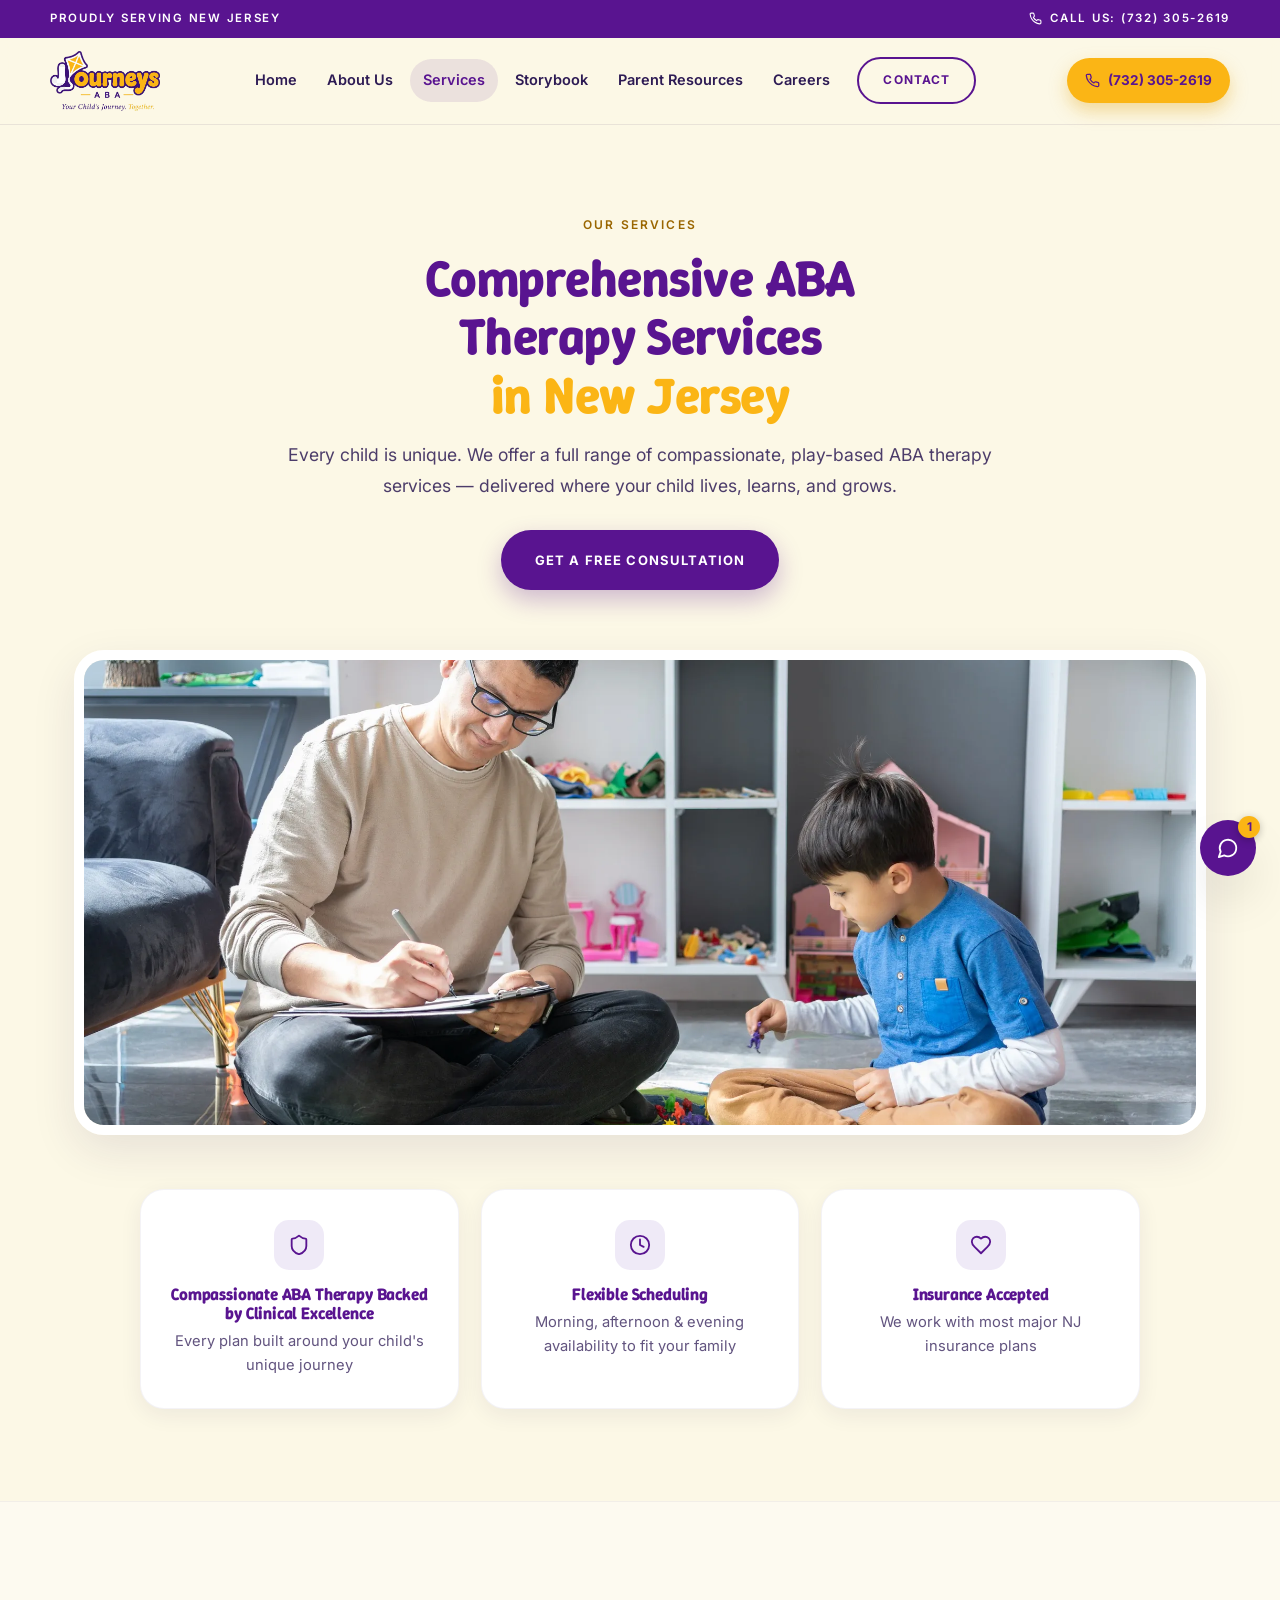
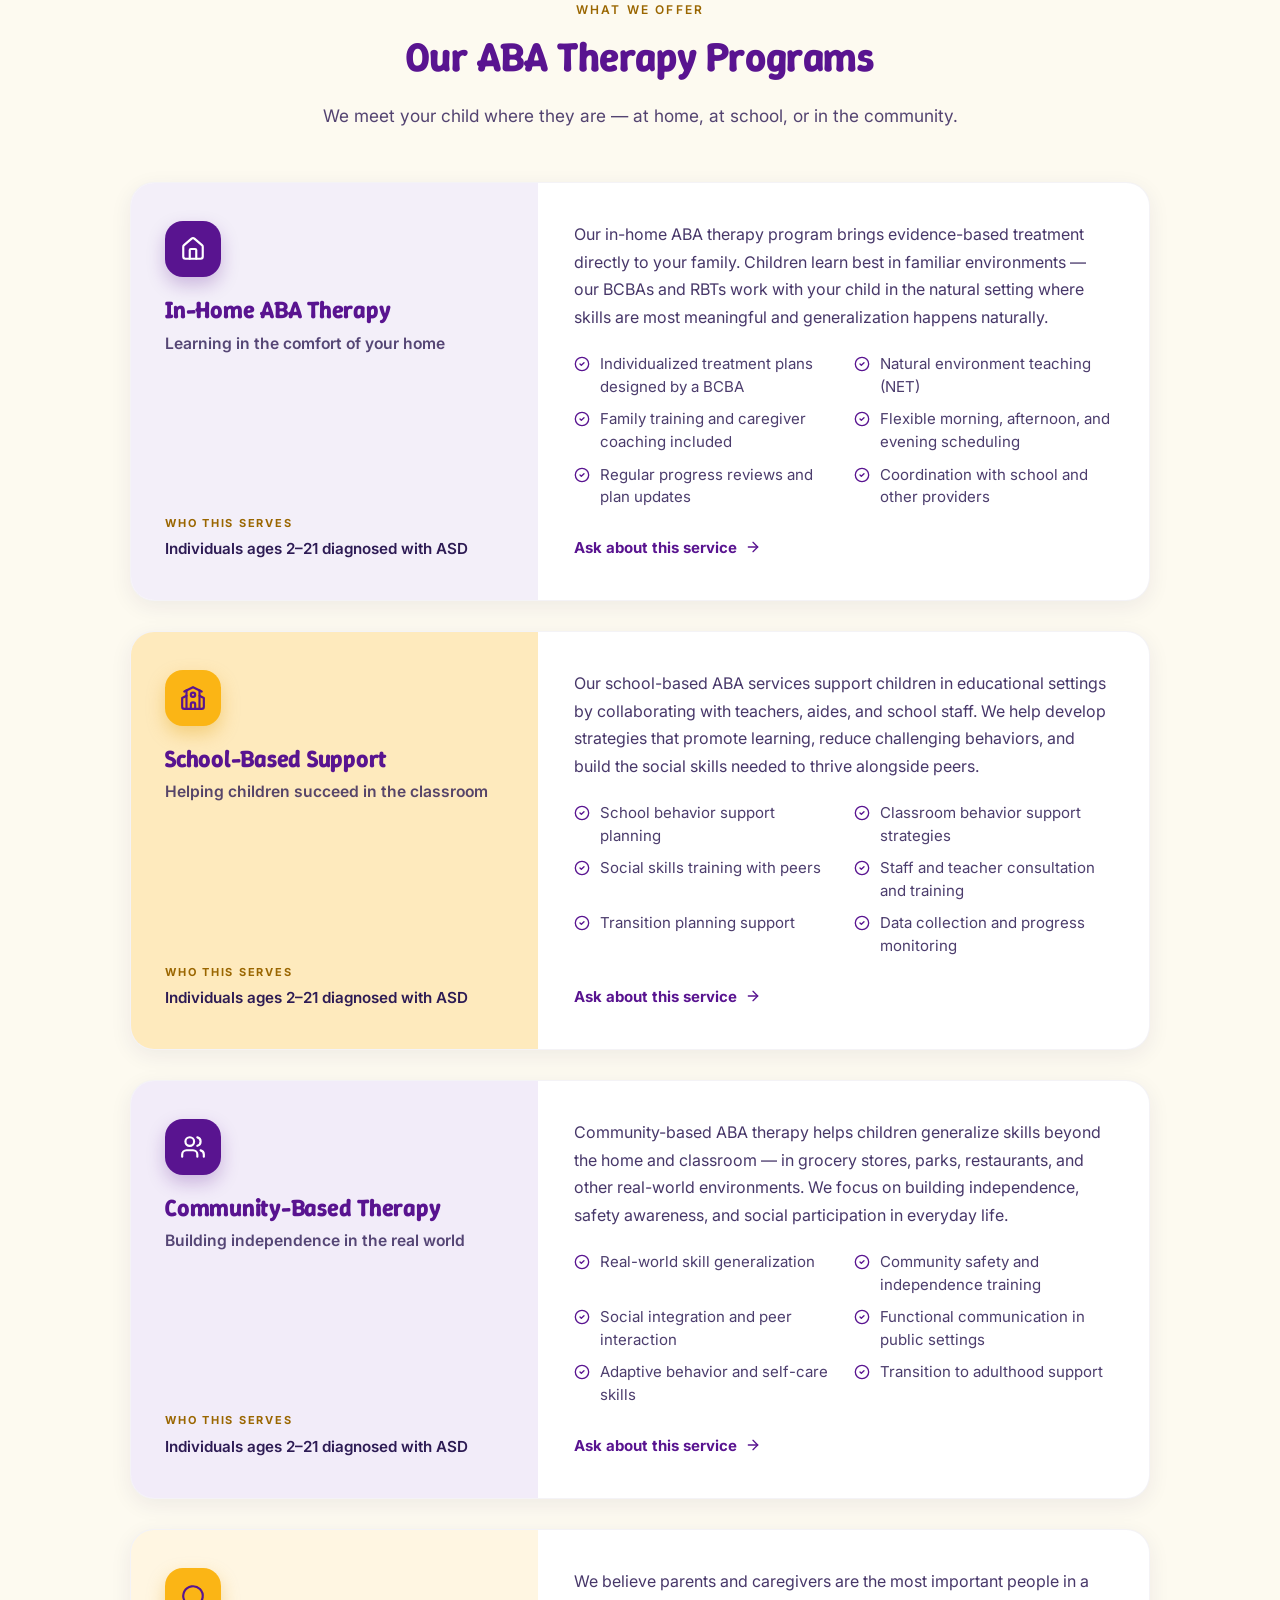
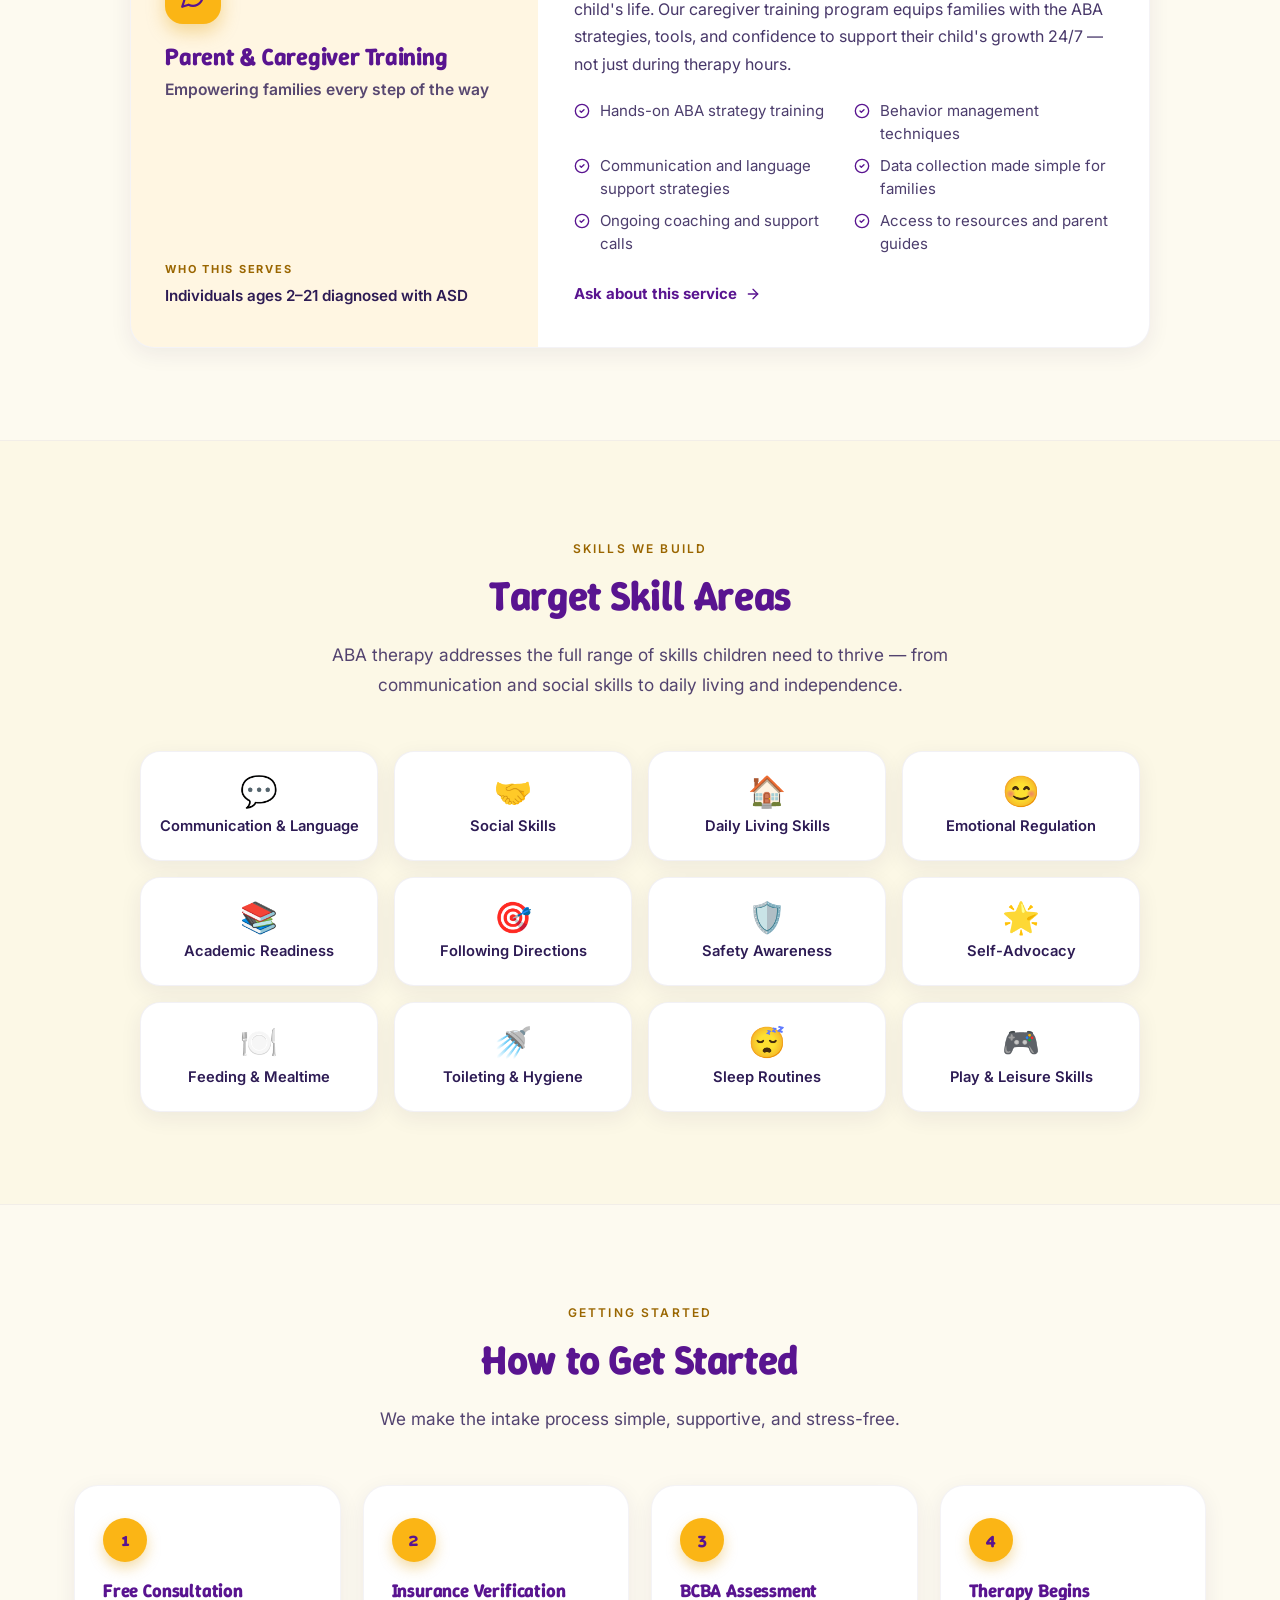
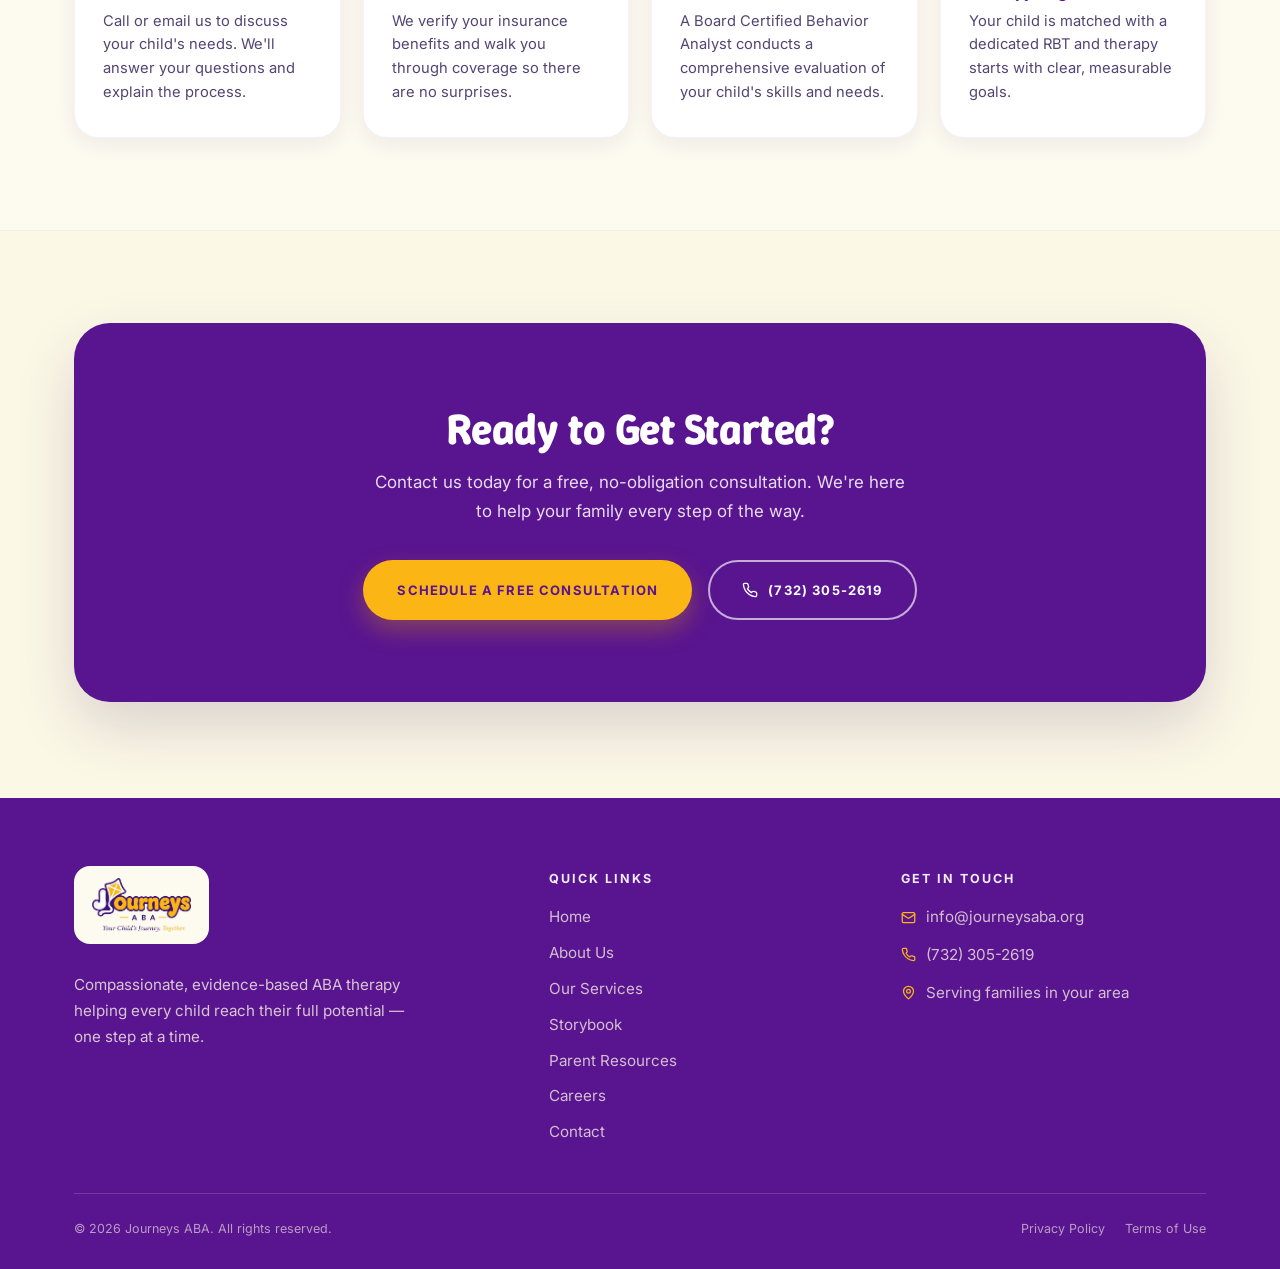
<file: services.html>
<!doctype html>
<html lang="en">
<head>
  <meta charset="UTF-8">
  <link rel="icon" href="images/favicon.ico">
  <meta name="viewport" content="width=device-width, initial-scale=1.0">
  <title>ABA Therapy Services — Journeys ABA | New Jersey</title><link rel="canonical" href="https://journeysaba.org/services.html"><meta name="description" content="In-home, school-based, community and parent-training ABA therapy across New Jersey — BCBA-supervised programs for children with autism."><meta property="og:title" content="ABA Therapy Services — Journeys ABA | New Jersey"><meta property="og:description" content="In-home, school-based, community and parent-training ABA therapy across New Jersey — BCBA-supervised programs for children with autism."><meta property="og:type" content="website"><meta property="og:url" content="https://journeysaba.org/services.html"><meta property="og:site_name" content="Journeys ABA"><meta property="og:image" content="https://journeysaba.org/images/og-card.jpg"><meta property="og:image:alt" content="A Journeys ABA therapist working through picture flashcards with a young boy at a table"><meta name="twitter:card" content="summary_large_image"><meta name="theme-color" content="#591490"><link rel="preconnect" href="https://fonts.googleapis.com"><link rel="preconnect" href="https://fonts.gstatic.com" crossorigin><link href="https://fonts.googleapis.com/css2?family=Inter:wght@400;500;600;700&amp;family=Winky+Sans:wght@500;600;700&amp;display=swap" rel="stylesheet"><link rel="stylesheet" href="home.css"><script type="application/ld+json">{"@context":"https://schema.org","@type":"MedicalBusiness","name":"Journeys ABA","url":"https://journeysaba.org/","telephone":"+17323052619","logo":"https://journeysaba.org/images/assets-journeys-logo-transparent.png","areaServed":{"@type":"State","name":"New Jersey"},"hasOfferCatalog":{"@type":"OfferCatalog","name":"ABA Therapy Services","itemListElement":[{"@type":"Offer","itemOffered":{"@type":"Service","name":"In-Home ABA Therapy","description":"Learning in the comfort of your home"}},{"@type":"Offer","itemOffered":{"@type":"Service","name":"School-Based Support","description":"Helping children succeed in the classroom"}},{"@type":"Offer","itemOffered":{"@type":"Service","name":"Community-Based Therapy","description":"Building independence in the real world"}},{"@type":"Offer","itemOffered":{"@type":"Service","name":"Parent & Caregiver Training","description":"Empowering families every step of the way"}}]},"email":"info@journeysaba.org","address":{"@type":"PostalAddress","addressRegion":"NJ","addressCountry":"US"},"openingHoursSpecification":[{"@type":"OpeningHoursSpecification","dayOfWeek":["Monday","Tuesday","Wednesday","Thursday","Friday"],"opens":"08:00","closes":"18:00"}],"hasMap":"https://maps.google.com/?cid=3416752066169093224","sameAs":["https://maps.google.com/?cid=3416752066169093224"]}</script>
  <style>
    /* Services-page-only extras (home.css stays untouched) */

    .hero-photo { margin-top: 6px; }
    .hero-photo img {
      width: 100%;
      aspect-ratio: 21 / 9;
      object-fit: cover;
      object-position: center 32%;
      border-radius: var(--radius-img);
      border: 10px solid #fff;
      box-shadow: var(--shadow-soft);
    }

    .section--tight { padding-top: 54px; }

    /* Trust strip */
    .trust-grid { display: grid; grid-template-columns: repeat(3, 1fr); gap: 22px; max-width: 1000px; margin: 0 auto; }
    .trust-item {
      background: var(--card);
      border-radius: var(--radius-card);
      border: 1px solid rgba(45, 27, 84, .05);
      box-shadow: var(--shadow-card);
      padding: 30px 26px;
      text-align: center;
    }
    .trust-ico {
      width: 50px; height: 50px; border-radius: 15px;
      background: rgba(233, 226, 244, .7); color: var(--purple);
      display: flex; align-items: center; justify-content: center;
      margin: 0 auto 15px;
    }
    .trust-item h3 { font-size: 1.06rem; margin-bottom: 7px; }
    .trust-item p { font-size: .92rem; line-height: 1.6; color: rgba(45, 27, 84, .75); margin: 0; }

    /* Service program cards */
    .svc-stack { display: flex; flex-direction: column; gap: 30px; max-width: 1020px; margin: 0 auto; }
    .svc-card {
      display: grid;
      grid-template-columns: 2fr 3fr;
      background: var(--card);
      border-radius: var(--radius-card);
      border: 1px solid rgba(45, 27, 84, .05);
      box-shadow: var(--shadow-card);
      overflow: hidden;
      scroll-margin-top: 110px;
    }
    .svc-panel { padding: 38px 34px; display: flex; flex-direction: column; }
    .svc-panel--pale { background: rgba(233, 226, 244, .55); }
    .svc-panel--butter { background: rgba(251, 181, 21, .28); }
    .svc-panel--lilac { background: rgba(217, 201, 238, .35); }
    .svc-panel--amber { background: rgba(251, 181, 21, .12); }
    .svc-ico {
      width: 56px; height: 56px; border-radius: 18px;
      display: flex; align-items: center; justify-content: center;
      margin-bottom: 20px; color: #fff;
    }
    .svc-ico--purple { background: var(--purple); box-shadow: 0 8px 18px rgba(89, 20, 144, .25); }
    .svc-ico--gold { background: var(--gold); color: var(--purple); box-shadow: 0 8px 18px rgba(224, 156, 0, .34); }
    .svc-panel h3 { font-size: 1.5rem; margin-bottom: 6px; }
    .svc-tagline { font-size: .98rem; font-weight: 600; color: rgba(45, 27, 84, .8); margin: 0; }
    .svc-serves { margin-top: auto; padding-top: 30px; }
    .svc-serves span {
      display: block; font-size: 11px; font-weight: 700;
      letter-spacing: .16em; text-transform: uppercase;
      color: var(--gold-ink); margin-bottom: 4px;
    }
    .svc-serves strong { display: block; font-size: .95rem; font-weight: 600; color: var(--ink); }
    .svc-body { padding: 38px 36px; }
    .svc-body > p { font-size: 1rem; line-height: 1.72; color: rgba(45, 27, 84, .88); margin: 0 0 22px; }
    .svc-checks {
      list-style: none; margin: 0 0 24px; padding: 0;
      display: grid; grid-template-columns: 1fr 1fr; gap: 10px 20px;
    }
    .svc-checks li { display: flex; align-items: flex-start; gap: 10px; font-size: .94rem; line-height: 1.5; color: rgba(45, 27, 84, .85); }
    .svc-checks svg { flex: none; margin-top: 3px; color: var(--purple); }

    /* Target skill areas */
    .skill-grid { display: grid; grid-template-columns: repeat(4, 1fr); gap: 16px; max-width: 1000px; margin: 0 auto; }
    .skill-tile {
      background: var(--card);
      border: 1px solid rgba(45, 27, 84, .06);
      border-radius: 20px;
      box-shadow: var(--shadow-card);
      padding: 24px 14px;
      text-align: center;
      transition: transform .25s ease, box-shadow .25s ease;
    }
    .skill-tile:hover { transform: translateY(-4px); box-shadow: var(--shadow-soft); }
    .skill-tile .emoji { display: block; font-size: 1.9rem; line-height: 1; margin-bottom: 10px; }
    .skill-tile b { font-size: .92rem; font-weight: 600; color: var(--ink); line-height: 1.3; display: block; }

    @media (max-width: 900px) {
      .trust-grid { grid-template-columns: 1fr; max-width: 460px; }
      .svc-card { grid-template-columns: 1fr; }
      .svc-panel { padding: 32px 28px; }
      .svc-body { padding: 30px 28px; }
      .svc-checks { grid-template-columns: 1fr; }
      .skill-grid { grid-template-columns: repeat(2, 1fr); }
      .hero-photo img { aspect-ratio: 16 / 10; }
    }
  </style>
</head>
<body>

  <!-- 1. Top bar -->
  <div class="topbar">
    <div class="container topbar-inner">
      <span>Proudly Serving New Jersey</span>
      <a href="tel:+17323052619" aria-label="Call Journeys ABA at (732) 305-2619">
        <svg xmlns="http://www.w3.org/2000/svg" width="13" height="13" viewBox="0 0 24 24" fill="none" stroke="currentColor" stroke-width="2" stroke-linecap="round" stroke-linejoin="round" aria-hidden="true"><path d="M22 16.92v3a2 2 0 0 1-2.18 2 19.79 19.79 0 0 1-8.63-3.07 19.5 19.5 0 0 1-6-6 19.79 19.79 0 0 1-3.07-8.67A2 2 0 0 1 4.11 2h3a2 2 0 0 1 2 1.72 12.84 12.84 0 0 0 .7 2.81 2 2 0 0 1-.45 2.11L8.09 9.91a16 16 0 0 0 6 6l1.27-1.27a2 2 0 0 1 2.11-.45 12.84 12.84 0 0 0 2.81.7A2 2 0 0 1 22 16.92z"></path></svg>
        Call Us: (732) 305-2619
      </a>
    </div>
  </div>

  <!-- 2. Header -->
  <header class="site-header" id="siteHeader">
    <div class="container header-inner">
      <a class="logo" href="index.html" aria-label="Journeys ABA — Home">
        <img src="images/assets-journeys-logo-transparent.png" alt="Journeys ABA logo — Your Child's Journey. Together.">
      </a>
      <nav class="nav" id="siteNav" aria-label="Main navigation">
        <a class="nav-link" href="index.html">Home</a>
        <a class="nav-link" href="about.html">About Us</a>
        <a class="nav-link is-active" href="services.html" aria-current="page">Services</a>
        <a class="nav-link" href="storybook.html">Storybook</a>
        <a class="nav-link" href="resources.html">Parent Resources</a>
        <a class="nav-link" href="careers.html">Careers</a>
        <a class="btn btn--nav-contact" href="contact.html">Contact</a>
      </nav>
      <a class="phone-pill" href="tel:+17323052619" aria-label="Call Journeys ABA at (732) 305-2619">
        <svg xmlns="http://www.w3.org/2000/svg" width="15" height="15" viewBox="0 0 24 24" fill="none" stroke="currentColor" stroke-width="2" stroke-linecap="round" stroke-linejoin="round" aria-hidden="true"><path d="M22 16.92v3a2 2 0 0 1-2.18 2 19.79 19.79 0 0 1-8.63-3.07 19.5 19.5 0 0 1-6-6 19.79 19.79 0 0 1-3.07-8.67A2 2 0 0 1 4.11 2h3a2 2 0 0 1 2 1.72 12.84 12.84 0 0 0 .7 2.81 2 2 0 0 1-.45 2.11L8.09 9.91a16 16 0 0 0 6 6l1.27-1.27a2 2 0 0 1 2.11-.45 12.84 12.84 0 0 0 2.81.7A2 2 0 0 1 22 16.92z"></path></svg>
        <span class="phone-num">(732) 305-2619</span>
      </a>
      <button class="menu-toggle" id="menuToggle" type="button" aria-expanded="false" aria-controls="siteNav" aria-label="Toggle menu">
        <svg class="icon-menu" xmlns="http://www.w3.org/2000/svg" width="22" height="22" viewBox="0 0 24 24" fill="none" stroke="currentColor" stroke-width="2" stroke-linecap="round" stroke-linejoin="round" aria-hidden="true"><line x1="4" x2="20" y1="6" y2="6"></line><line x1="4" x2="20" y1="12" y2="12"></line><line x1="4" x2="20" y1="18" y2="18"></line></svg>
        <svg class="icon-close" xmlns="http://www.w3.org/2000/svg" width="22" height="22" viewBox="0 0 24 24" fill="none" stroke="currentColor" stroke-width="2" stroke-linecap="round" stroke-linejoin="round" aria-hidden="true"><path d="M18 6 6 18"></path><path d="m6 6 12 12"></path></svg>
      </button>
    </div>
  </header>

  <main>

    <!-- 3. Page hero -->
    <section class="page-hero">
      <div class="container">
        <span class="eyebrow reveal">Our Services</span>
        <h1 class="two-tone reveal" style="--d:.05s">
          <span class="line-purple">Comprehensive ABA Therapy Services</span>
          <span class="line-gold">in New Jersey</span>
        </h1>
        <p class="lead reveal" style="--d:.1s">Every child is unique. We offer a full range of compassionate, play-based ABA therapy services — delivered where your child lives, learns, and grows.</p>
        <div class="reveal" style="--d:.15s; margin-top:28px;">
          <a class="btn btn--purple" href="contact.html">Get a Free Consultation</a>
        </div>
      </div>
    </section>

    <div class="container hero-photo reveal">
      <img src="images/services-hero.webp" alt="ABA therapy session" fetchpriority="high">
    </div>

    <!-- 4. Trust strip -->
    <section class="section section--tight">
      <div class="container">
        <div class="trust-grid">
          <div class="trust-item reveal">
            <div class="trust-ico" aria-hidden="true">
              <svg xmlns="http://www.w3.org/2000/svg" width="22" height="22" viewBox="0 0 24 24" fill="none" stroke="currentColor" stroke-width="2" stroke-linecap="round" stroke-linejoin="round"><path d="M20 13c0 5-3.5 7.5-7.66 8.95a1 1 0 0 1-.67-.01C7.5 20.5 4 18 4 13V6a1 1 0 0 1 1-1c2 0 4.5-1.2 6.24-2.72a1.17 1.17 0 0 1 1.52 0C14.51 3.81 17 5 19 5a1 1 0 0 1 1 1z"></path></svg>
            </div>
            <h3>Compassionate ABA Therapy Backed by Clinical Excellence</h3>
            <p>Every plan built around your child's unique journey</p>
          </div>
          <div class="trust-item reveal" style="--d:.08s">
            <div class="trust-ico" aria-hidden="true">
              <svg xmlns="http://www.w3.org/2000/svg" width="22" height="22" viewBox="0 0 24 24" fill="none" stroke="currentColor" stroke-width="2" stroke-linecap="round" stroke-linejoin="round"><circle cx="12" cy="12" r="10"></circle><polyline points="12 6 12 12 16 14"></polyline></svg>
            </div>
            <h3>Flexible Scheduling</h3>
            <p>Morning, afternoon &amp; evening availability to fit your family</p>
          </div>
          <div class="trust-item reveal" style="--d:.16s">
            <div class="trust-ico" aria-hidden="true">
              <svg xmlns="http://www.w3.org/2000/svg" width="22" height="22" viewBox="0 0 24 24" fill="none" stroke="currentColor" stroke-width="2" stroke-linecap="round" stroke-linejoin="round"><path d="M19 14c1.49-1.46 3-3.21 3-5.5A5.5 5.5 0 0 0 16.5 3c-1.76 0-3 .5-4.5 2-1.5-1.5-2.74-2-4.5-2A5.5 5.5 0 0 0 2 8.5c0 2.3 1.5 4.05 3 5.5l7 7Z"></path></svg>
            </div>
            <h3>Insurance Accepted</h3>
            <p>We work with most major NJ insurance plans</p>
          </div>
        </div>
      </div>
    </section>

    <!-- 5. Programs -->
    <section class="section values">
      <div class="container">
        <div class="section-head reveal">
          <span class="eyebrow">What We Offer</span>
          <h2>Our ABA Therapy Programs</h2>
          <p class="lead">We meet your child where they are — at home, at school, or in the community.</p>
        </div>

        <div class="svc-stack">

          <article class="svc-card reveal" id="in-home">
            <div class="svc-panel svc-panel--pale">
              <div class="svc-ico svc-ico--purple" aria-hidden="true">
                <svg xmlns="http://www.w3.org/2000/svg" width="26" height="26" viewBox="0 0 24 24" fill="none" stroke="currentColor" stroke-width="2" stroke-linecap="round" stroke-linejoin="round"><path d="M15 21v-8a1 1 0 0 0-1-1h-4a1 1 0 0 0-1 1v8"></path><path d="M3 10a2 2 0 0 1 .709-1.528l7-5.999a2 2 0 0 1 2.582 0l7 5.999A2 2 0 0 1 21 10v9a2 2 0 0 1-2 2H5a2 2 0 0 1-2-2z"></path></svg>
              </div>
              <h3>In-Home ABA Therapy</h3>
              <p class="svc-tagline">Learning in the comfort of your home</p>
              <div class="svc-serves">
                <span>Who This Serves</span>
                <strong>Individuals ages 2&ndash;21 diagnosed with ASD</strong>
              </div>
            </div>
            <div class="svc-body">
              <p>Our in-home ABA therapy program brings evidence-based treatment directly to your family. Children learn best in familiar environments — our BCBAs and RBTs work with your child in the natural setting where skills are most meaningful and generalization happens naturally.</p>
              <ul class="svc-checks">
                <li><svg xmlns="http://www.w3.org/2000/svg" width="16" height="16" viewBox="0 0 24 24" fill="none" stroke="currentColor" stroke-width="2" stroke-linecap="round" stroke-linejoin="round" aria-hidden="true"><circle cx="12" cy="12" r="10"></circle><path d="m9 12 2 2 4-4"></path></svg><span>Individualized treatment plans designed by a BCBA</span></li>
                <li><svg xmlns="http://www.w3.org/2000/svg" width="16" height="16" viewBox="0 0 24 24" fill="none" stroke="currentColor" stroke-width="2" stroke-linecap="round" stroke-linejoin="round" aria-hidden="true"><circle cx="12" cy="12" r="10"></circle><path d="m9 12 2 2 4-4"></path></svg><span>Natural environment teaching (NET)</span></li>
                <li><svg xmlns="http://www.w3.org/2000/svg" width="16" height="16" viewBox="0 0 24 24" fill="none" stroke="currentColor" stroke-width="2" stroke-linecap="round" stroke-linejoin="round" aria-hidden="true"><circle cx="12" cy="12" r="10"></circle><path d="m9 12 2 2 4-4"></path></svg><span>Family training and caregiver coaching included</span></li>
                <li><svg xmlns="http://www.w3.org/2000/svg" width="16" height="16" viewBox="0 0 24 24" fill="none" stroke="currentColor" stroke-width="2" stroke-linecap="round" stroke-linejoin="round" aria-hidden="true"><circle cx="12" cy="12" r="10"></circle><path d="m9 12 2 2 4-4"></path></svg><span>Flexible morning, afternoon, and evening scheduling</span></li>
                <li><svg xmlns="http://www.w3.org/2000/svg" width="16" height="16" viewBox="0 0 24 24" fill="none" stroke="currentColor" stroke-width="2" stroke-linecap="round" stroke-linejoin="round" aria-hidden="true"><circle cx="12" cy="12" r="10"></circle><path d="m9 12 2 2 4-4"></path></svg><span>Regular progress reviews and plan updates</span></li>
                <li><svg xmlns="http://www.w3.org/2000/svg" width="16" height="16" viewBox="0 0 24 24" fill="none" stroke="currentColor" stroke-width="2" stroke-linecap="round" stroke-linejoin="round" aria-hidden="true"><circle cx="12" cy="12" r="10"></circle><path d="m9 12 2 2 4-4"></path></svg><span>Coordination with school and other providers</span></li>
              </ul>
              <a class="link-arrow" href="contact.html">Ask about this service
                <svg xmlns="http://www.w3.org/2000/svg" width="16" height="16" viewBox="0 0 24 24" fill="none" stroke="currentColor" stroke-width="2" stroke-linecap="round" stroke-linejoin="round" aria-hidden="true"><path d="M5 12h14"></path><path d="m12 5 7 7-7 7"></path></svg>
              </a>
            </div>
          </article>

          <article class="svc-card reveal" id="school-based">
            <div class="svc-panel svc-panel--butter">
              <div class="svc-ico svc-ico--gold" aria-hidden="true">
                <svg xmlns="http://www.w3.org/2000/svg" width="26" height="26" viewBox="0 0 24 24" fill="none" stroke="currentColor" stroke-width="2" stroke-linecap="round" stroke-linejoin="round"><path d="M14 22v-4a2 2 0 1 0-4 0v4"></path><path d="m18 10 4 2v8a2 2 0 0 1-2 2H4a2 2 0 0 1-2-2v-8l4-2"></path><path d="M18 5v17"></path><path d="m4 6 8-4 8 4"></path><path d="M6 5v17"></path><circle cx="12" cy="9" r="2"></circle></svg>
              </div>
              <h3>School-Based Support</h3>
              <p class="svc-tagline">Helping children succeed in the classroom</p>
              <div class="svc-serves">
                <span>Who This Serves</span>
                <strong>Individuals ages 2&ndash;21 diagnosed with ASD</strong>
              </div>
            </div>
            <div class="svc-body">
              <p>Our school-based ABA services support children in educational settings by collaborating with teachers, aides, and school staff. We help develop strategies that promote learning, reduce challenging behaviors, and build the social skills needed to thrive alongside peers.</p>
              <ul class="svc-checks">
                <li><svg xmlns="http://www.w3.org/2000/svg" width="16" height="16" viewBox="0 0 24 24" fill="none" stroke="currentColor" stroke-width="2" stroke-linecap="round" stroke-linejoin="round" aria-hidden="true"><circle cx="12" cy="12" r="10"></circle><path d="m9 12 2 2 4-4"></path></svg><span>School behavior support planning</span></li>
                <li><svg xmlns="http://www.w3.org/2000/svg" width="16" height="16" viewBox="0 0 24 24" fill="none" stroke="currentColor" stroke-width="2" stroke-linecap="round" stroke-linejoin="round" aria-hidden="true"><circle cx="12" cy="12" r="10"></circle><path d="m9 12 2 2 4-4"></path></svg><span>Classroom behavior support strategies</span></li>
                <li><svg xmlns="http://www.w3.org/2000/svg" width="16" height="16" viewBox="0 0 24 24" fill="none" stroke="currentColor" stroke-width="2" stroke-linecap="round" stroke-linejoin="round" aria-hidden="true"><circle cx="12" cy="12" r="10"></circle><path d="m9 12 2 2 4-4"></path></svg><span>Social skills training with peers</span></li>
                <li><svg xmlns="http://www.w3.org/2000/svg" width="16" height="16" viewBox="0 0 24 24" fill="none" stroke="currentColor" stroke-width="2" stroke-linecap="round" stroke-linejoin="round" aria-hidden="true"><circle cx="12" cy="12" r="10"></circle><path d="m9 12 2 2 4-4"></path></svg><span>Staff and teacher consultation and training</span></li>
                <li><svg xmlns="http://www.w3.org/2000/svg" width="16" height="16" viewBox="0 0 24 24" fill="none" stroke="currentColor" stroke-width="2" stroke-linecap="round" stroke-linejoin="round" aria-hidden="true"><circle cx="12" cy="12" r="10"></circle><path d="m9 12 2 2 4-4"></path></svg><span>Transition planning support</span></li>
                <li><svg xmlns="http://www.w3.org/2000/svg" width="16" height="16" viewBox="0 0 24 24" fill="none" stroke="currentColor" stroke-width="2" stroke-linecap="round" stroke-linejoin="round" aria-hidden="true"><circle cx="12" cy="12" r="10"></circle><path d="m9 12 2 2 4-4"></path></svg><span>Data collection and progress monitoring</span></li>
              </ul>
              <a class="link-arrow" href="contact.html">Ask about this service
                <svg xmlns="http://www.w3.org/2000/svg" width="16" height="16" viewBox="0 0 24 24" fill="none" stroke="currentColor" stroke-width="2" stroke-linecap="round" stroke-linejoin="round" aria-hidden="true"><path d="M5 12h14"></path><path d="m12 5 7 7-7 7"></path></svg>
              </a>
            </div>
          </article>

          <article class="svc-card reveal" id="community">
            <div class="svc-panel svc-panel--lilac">
              <div class="svc-ico svc-ico--purple" aria-hidden="true">
                <svg xmlns="http://www.w3.org/2000/svg" width="26" height="26" viewBox="0 0 24 24" fill="none" stroke="currentColor" stroke-width="2" stroke-linecap="round" stroke-linejoin="round"><path d="M16 21v-2a4 4 0 0 0-4-4H6a4 4 0 0 0-4 4v2"></path><circle cx="9" cy="7" r="4"></circle><path d="M22 21v-2a4 4 0 0 0-3-3.87"></path><path d="M16 3.13a4 4 0 0 1 0 7.75"></path></svg>
              </div>
              <h3>Community-Based Therapy</h3>
              <p class="svc-tagline">Building independence in the real world</p>
              <div class="svc-serves">
                <span>Who This Serves</span>
                <strong>Individuals ages 2&ndash;21 diagnosed with ASD</strong>
              </div>
            </div>
            <div class="svc-body">
              <p>Community-based ABA therapy helps children generalize skills beyond the home and classroom — in grocery stores, parks, restaurants, and other real-world environments. We focus on building independence, safety awareness, and social participation in everyday life.</p>
              <ul class="svc-checks">
                <li><svg xmlns="http://www.w3.org/2000/svg" width="16" height="16" viewBox="0 0 24 24" fill="none" stroke="currentColor" stroke-width="2" stroke-linecap="round" stroke-linejoin="round" aria-hidden="true"><circle cx="12" cy="12" r="10"></circle><path d="m9 12 2 2 4-4"></path></svg><span>Real-world skill generalization</span></li>
                <li><svg xmlns="http://www.w3.org/2000/svg" width="16" height="16" viewBox="0 0 24 24" fill="none" stroke="currentColor" stroke-width="2" stroke-linecap="round" stroke-linejoin="round" aria-hidden="true"><circle cx="12" cy="12" r="10"></circle><path d="m9 12 2 2 4-4"></path></svg><span>Community safety and independence training</span></li>
                <li><svg xmlns="http://www.w3.org/2000/svg" width="16" height="16" viewBox="0 0 24 24" fill="none" stroke="currentColor" stroke-width="2" stroke-linecap="round" stroke-linejoin="round" aria-hidden="true"><circle cx="12" cy="12" r="10"></circle><path d="m9 12 2 2 4-4"></path></svg><span>Social integration and peer interaction</span></li>
                <li><svg xmlns="http://www.w3.org/2000/svg" width="16" height="16" viewBox="0 0 24 24" fill="none" stroke="currentColor" stroke-width="2" stroke-linecap="round" stroke-linejoin="round" aria-hidden="true"><circle cx="12" cy="12" r="10"></circle><path d="m9 12 2 2 4-4"></path></svg><span>Functional communication in public settings</span></li>
                <li><svg xmlns="http://www.w3.org/2000/svg" width="16" height="16" viewBox="0 0 24 24" fill="none" stroke="currentColor" stroke-width="2" stroke-linecap="round" stroke-linejoin="round" aria-hidden="true"><circle cx="12" cy="12" r="10"></circle><path d="m9 12 2 2 4-4"></path></svg><span>Adaptive behavior and self-care skills</span></li>
                <li><svg xmlns="http://www.w3.org/2000/svg" width="16" height="16" viewBox="0 0 24 24" fill="none" stroke="currentColor" stroke-width="2" stroke-linecap="round" stroke-linejoin="round" aria-hidden="true"><circle cx="12" cy="12" r="10"></circle><path d="m9 12 2 2 4-4"></path></svg><span>Transition to adulthood support</span></li>
              </ul>
              <a class="link-arrow" href="contact.html">Ask about this service
                <svg xmlns="http://www.w3.org/2000/svg" width="16" height="16" viewBox="0 0 24 24" fill="none" stroke="currentColor" stroke-width="2" stroke-linecap="round" stroke-linejoin="round" aria-hidden="true"><path d="M5 12h14"></path><path d="m12 5 7 7-7 7"></path></svg>
              </a>
            </div>
          </article>

          <article class="svc-card reveal" id="parent-training">
            <div class="svc-panel svc-panel--amber">
              <div class="svc-ico svc-ico--gold" aria-hidden="true">
                <svg xmlns="http://www.w3.org/2000/svg" width="26" height="26" viewBox="0 0 24 24" fill="none" stroke="currentColor" stroke-width="2" stroke-linecap="round" stroke-linejoin="round"><path d="M7.9 20A9 9 0 1 0 4 16.1L2 22Z"></path></svg>
              </div>
              <h3>Parent &amp; Caregiver Training</h3>
              <p class="svc-tagline">Empowering families every step of the way</p>
              <div class="svc-serves">
                <span>Who This Serves</span>
                <strong>Individuals ages 2&ndash;21 diagnosed with ASD</strong>
              </div>
            </div>
            <div class="svc-body">
              <p>We believe parents and caregivers are the most important people in a child's life. Our caregiver training program equips families with the ABA strategies, tools, and confidence to support their child's growth 24/7 — not just during therapy hours.</p>
              <ul class="svc-checks">
                <li><svg xmlns="http://www.w3.org/2000/svg" width="16" height="16" viewBox="0 0 24 24" fill="none" stroke="currentColor" stroke-width="2" stroke-linecap="round" stroke-linejoin="round" aria-hidden="true"><circle cx="12" cy="12" r="10"></circle><path d="m9 12 2 2 4-4"></path></svg><span>Hands-on ABA strategy training</span></li>
                <li><svg xmlns="http://www.w3.org/2000/svg" width="16" height="16" viewBox="0 0 24 24" fill="none" stroke="currentColor" stroke-width="2" stroke-linecap="round" stroke-linejoin="round" aria-hidden="true"><circle cx="12" cy="12" r="10"></circle><path d="m9 12 2 2 4-4"></path></svg><span>Behavior management techniques</span></li>
                <li><svg xmlns="http://www.w3.org/2000/svg" width="16" height="16" viewBox="0 0 24 24" fill="none" stroke="currentColor" stroke-width="2" stroke-linecap="round" stroke-linejoin="round" aria-hidden="true"><circle cx="12" cy="12" r="10"></circle><path d="m9 12 2 2 4-4"></path></svg><span>Communication and language support strategies</span></li>
                <li><svg xmlns="http://www.w3.org/2000/svg" width="16" height="16" viewBox="0 0 24 24" fill="none" stroke="currentColor" stroke-width="2" stroke-linecap="round" stroke-linejoin="round" aria-hidden="true"><circle cx="12" cy="12" r="10"></circle><path d="m9 12 2 2 4-4"></path></svg><span>Data collection made simple for families</span></li>
                <li><svg xmlns="http://www.w3.org/2000/svg" width="16" height="16" viewBox="0 0 24 24" fill="none" stroke="currentColor" stroke-width="2" stroke-linecap="round" stroke-linejoin="round" aria-hidden="true"><circle cx="12" cy="12" r="10"></circle><path d="m9 12 2 2 4-4"></path></svg><span>Ongoing coaching and support calls</span></li>
                <li><svg xmlns="http://www.w3.org/2000/svg" width="16" height="16" viewBox="0 0 24 24" fill="none" stroke="currentColor" stroke-width="2" stroke-linecap="round" stroke-linejoin="round" aria-hidden="true"><circle cx="12" cy="12" r="10"></circle><path d="m9 12 2 2 4-4"></path></svg><span>Access to resources and parent guides</span></li>
              </ul>
              <a class="link-arrow" href="contact.html">Ask about this service
                <svg xmlns="http://www.w3.org/2000/svg" width="16" height="16" viewBox="0 0 24 24" fill="none" stroke="currentColor" stroke-width="2" stroke-linecap="round" stroke-linejoin="round" aria-hidden="true"><path d="M5 12h14"></path><path d="m12 5 7 7-7 7"></path></svg>
              </a>
            </div>
          </article>

        </div>
      </div>
    </section>

    <!-- 6. Target skill areas -->
    <section class="section">
      <div class="container">
        <div class="section-head reveal">
          <span class="eyebrow">Skills We Build</span>
          <h2>Target Skill Areas</h2>
          <p class="lead">ABA therapy addresses the full range of skills children need to thrive — from communication and social skills to daily living and independence.</p>
        </div>
        <div class="skill-grid">
          <div class="skill-tile reveal"><span class="emoji" aria-hidden="true">&#128172;</span><b>Communication &amp; Language</b></div>
          <div class="skill-tile reveal" style="--d:.04s"><span class="emoji" aria-hidden="true">&#129309;</span><b>Social Skills</b></div>
          <div class="skill-tile reveal" style="--d:.08s"><span class="emoji" aria-hidden="true">&#127968;</span><b>Daily Living Skills</b></div>
          <div class="skill-tile reveal" style="--d:.12s"><span class="emoji" aria-hidden="true">&#128522;</span><b>Emotional Regulation</b></div>
          <div class="skill-tile reveal" style="--d:.16s"><span class="emoji" aria-hidden="true">&#128218;</span><b>Academic Readiness</b></div>
          <div class="skill-tile reveal" style="--d:.2s"><span class="emoji" aria-hidden="true">&#127919;</span><b>Following Directions</b></div>
          <div class="skill-tile reveal" style="--d:.24s"><span class="emoji" aria-hidden="true">&#128737;&#65039;</span><b>Safety Awareness</b></div>
          <div class="skill-tile reveal" style="--d:.28s"><span class="emoji" aria-hidden="true">&#127775;</span><b>Self-Advocacy</b></div>
          <div class="skill-tile reveal" style="--d:.32s"><span class="emoji" aria-hidden="true">&#127869;&#65039;</span><b>Feeding &amp; Mealtime</b></div>
          <div class="skill-tile reveal" style="--d:.36s"><span class="emoji" aria-hidden="true">&#128703;</span><b>Toileting &amp; Hygiene</b></div>
          <div class="skill-tile reveal" style="--d:.4s"><span class="emoji" aria-hidden="true">&#128564;</span><b>Sleep Routines</b></div>
          <div class="skill-tile reveal" style="--d:.44s"><span class="emoji" aria-hidden="true">&#127918;</span><b>Play &amp; Leisure Skills</b></div>
        </div>
      </div>
    </section>

    <!-- 7. How to get started -->
    <section class="section values">
      <div class="container">
        <div class="section-head reveal">
          <span class="eyebrow">Getting Started</span>
          <h2>How to Get Started</h2>
          <p class="lead">We make the intake process simple, supportive, and stress-free.</p>
        </div>
        <div class="steps">
          <article class="step-card reveal">
            <div class="step-num" aria-hidden="true">1</div>
            <h3>Free Consultation</h3>
            <p>Call or email us to discuss your child's needs. We'll answer your questions and explain the process.</p>
          </article>
          <article class="step-card reveal" style="--d:.08s">
            <div class="step-num" aria-hidden="true">2</div>
            <h3>Insurance Verification</h3>
            <p>We verify your insurance benefits and walk you through coverage so there are no surprises.</p>
          </article>
          <article class="step-card reveal" style="--d:.16s">
            <div class="step-num" aria-hidden="true">3</div>
            <h3>BCBA Assessment</h3>
            <p>A Board Certified Behavior Analyst conducts a comprehensive evaluation of your child's skills and needs.</p>
          </article>
          <article class="step-card reveal" style="--d:.24s">
            <div class="step-num" aria-hidden="true">4</div>
            <h3>Therapy Begins</h3>
            <p>Your child is matched with a dedicated RBT and therapy starts with clear, measurable goals.</p>
          </article>
        </div>
      </div>
    </section>

    <!-- 8. Final CTA -->
    <section class="section" style="padding-bottom:0;">
      <div class="container">
        <div class="cta-band reveal">
          <h2>Ready to Get Started?</h2>
          <p>Contact us today for a free, no-obligation consultation. We're here to help your family every step of the way.</p>
          <div class="cta-actions">
            <a class="btn btn--gold" href="contact.html">Schedule a Free Consultation</a>
            <a class="btn btn--outline-white" href="tel:+17323052619">
              <svg xmlns="http://www.w3.org/2000/svg" width="16" height="16" viewBox="0 0 24 24" fill="none" stroke="currentColor" stroke-width="2" stroke-linecap="round" stroke-linejoin="round" aria-hidden="true"><path d="M22 16.92v3a2 2 0 0 1-2.18 2 19.79 19.79 0 0 1-8.63-3.07 19.5 19.5 0 0 1-6-6 19.79 19.79 0 0 1-3.07-8.67A2 2 0 0 1 4.11 2h3a2 2 0 0 1 2 1.72 12.84 12.84 0 0 0 .7 2.81 2 2 0 0 1-.45 2.11L8.09 9.91a16 16 0 0 0 6 6l1.27-1.27a2 2 0 0 1 2.11-.45 12.84 12.84 0 0 0 2.81.7A2 2 0 0 1 22 16.92z"></path></svg>
              (732) 305-2619
            </a>
          </div>
        </div>
      </div>
    </section>

  </main>

  <!-- 9. Footer -->
  <footer class="footer">
    <div class="container">
      <div class="footer-grid">
        <div>
          <div class="footer-logo-chip">
            <img src="images/assets-journeys-logo-transparent.png" alt="Journeys ABA logo — Your Child's Journey. Together.">
          </div>
          <p class="footer-tagline">Compassionate, evidence-based ABA therapy helping every child reach their full potential — one step at a time.</p>
        </div>
        <div>
          <h4>Quick Links</h4>
          <nav class="footer-links" aria-label="Footer navigation">
            <a href="index.html">Home</a>
            <a href="about.html">About Us</a>
            <a href="services.html">Our Services</a>
            <a href="storybook.html">Storybook</a>
            <a href="resources.html">Parent Resources</a>
            <a href="careers.html">Careers</a>
            <a href="contact.html">Contact</a>
          </nav>
        </div>
        <div>
          <h4>Get In Touch</h4>
          <div class="footer-contact">
            <a href="mailto:info@journeysaba.org">
              <svg xmlns="http://www.w3.org/2000/svg" width="15" height="15" viewBox="0 0 24 24" fill="none" stroke="currentColor" stroke-width="2" stroke-linecap="round" stroke-linejoin="round" aria-hidden="true"><rect width="20" height="16" x="2" y="4" rx="2"></rect><path d="m22 7-8.97 5.7a1.94 1.94 0 0 1-2.06 0L2 7"></path></svg>
              info@journeysaba.org
            </a>
            <a href="tel:+17323052619">
              <svg xmlns="http://www.w3.org/2000/svg" width="15" height="15" viewBox="0 0 24 24" fill="none" stroke="currentColor" stroke-width="2" stroke-linecap="round" stroke-linejoin="round" aria-hidden="true"><path d="M22 16.92v3a2 2 0 0 1-2.18 2 19.79 19.79 0 0 1-8.63-3.07 19.5 19.5 0 0 1-6-6 19.79 19.79 0 0 1-3.07-8.67A2 2 0 0 1 4.11 2h3a2 2 0 0 1 2 1.72 12.84 12.84 0 0 0 .7 2.81 2 2 0 0 1-.45 2.11L8.09 9.91a16 16 0 0 0 6 6l1.27-1.27a2 2 0 0 1 2.11-.45 12.84 12.84 0 0 0 2.81.7A2 2 0 0 1 22 16.92z"></path></svg>
              (732) 305-2619
            </a>
            <span class="footer-line">
              <svg xmlns="http://www.w3.org/2000/svg" width="15" height="15" viewBox="0 0 24 24" fill="none" stroke="currentColor" stroke-width="2" stroke-linecap="round" stroke-linejoin="round" aria-hidden="true"><path d="M20 10c0 4.993-5.539 10.193-7.399 11.799a1 1 0 0 1-1.202 0C9.539 20.193 4 14.993 4 10a8 8 0 0 1 16 0"></path><circle cx="12" cy="10" r="3"></circle></svg>
              Serving families in your area
            </span>
          </div>
        </div>
      </div>
      <div class="footer-bottom">
        <p style="margin:0;">© 2026 Journeys ABA. All rights reserved.</p>
        <nav aria-label="Legal">
          <a href="privacy.html">Privacy Policy</a>
          <a href="terms.html">Terms of Use</a>
        </nav>
      </div>
    </div>
  </footer>

  <!-- 10. Chat assistant (same widget as the rest of the site; site.js rebuilds the popup into the AI chat) -->
  <div id="lsb-chat-pop" style="display:none;position:fixed;bottom:92px;right:24px;z-index:70;background:#fff;border-radius:16px;box-shadow:0 20px 40px rgba(0,0,0,.18);padding:20px;width:280px;font-family:'Open Sans',sans-serif;"><h4 style="font-family:Nunito,sans-serif;font-weight:800;color:#591490;font-size:17px;margin-bottom:10px;">Questions? We're here.</h4><a href="tel:+17323052619" style="display:block;padding:10px 12px;margin-bottom:8px;background:#F1EBF9;border-radius:10px;color:#591490;font-weight:700;text-decoration:none;">&#128222; Call (732) 305-2619</a><a href="mailto:info@journeysaba.org" style="display:block;padding:10px 12px;margin-bottom:8px;background:#F1EBF9;border-radius:10px;color:#591490;font-weight:700;text-decoration:none;">&#9993;&#65039; info@journeysaba.org</a><a href="contact.html" style="display:block;padding:10px 12px;background:#FBB515;border-radius:10px;color:#591490;font-weight:700;text-decoration:none;text-align:center;">Request a Free Consultation</a></div>
  <button id="lsb-chat" style="position:fixed;bottom:24px;right:24px;z-index:50;width:56px;height:56px;border-radius:9999px;background:#591490;color:#fff;border:0;cursor:pointer;box-shadow:0 25px 50px -12px rgba(0,0,0,.25);display:flex;align-items:center;justify-content:center;" aria-label="Contact us"><svg xmlns="http://www.w3.org/2000/svg" width="22" height="22" viewBox="0 0 24 24" fill="none" stroke="currentColor" stroke-width="2" stroke-linecap="round" stroke-linejoin="round"><path d="M7.9 20A9 9 0 1 0 4 16.1L2 22Z"></path></svg></button>

  <script>
    (function () {
      // Mobile menu toggle
      var header = document.getElementById('siteHeader');
      var toggle = document.getElementById('menuToggle');
      if (toggle) {
        toggle.addEventListener('click', function () {
          var open = header.classList.toggle('menu-open');
          toggle.setAttribute('aria-expanded', open ? 'true' : 'false');
        });
      }

      // Fade-up on scroll
      var items = document.querySelectorAll('.reveal');
      if ('IntersectionObserver' in window) {
        var io = new IntersectionObserver(function (entries) {
          entries.forEach(function (entry) {
            if (entry.isIntersecting) {
              entry.target.classList.add('is-in');
              io.unobserve(entry.target);
            }
          });
        }, { threshold: 0.12, rootMargin: '0px 0px -40px 0px' });
        items.forEach(function (el) { io.observe(el); });
      } else {
        items.forEach(function (el) { el.classList.add('is-in'); });
      }
    })();
  </script>

  <script>
    /* Chat bubble -> AI assistant (OpenAI via Cloudflare Worker proxy).
       Mirrors the chat init in site.js — site.js itself is not loaded here because
       its mobile-menu code would duplicate this page's own menu toggle. */
    (function () {
      var chat = document.getElementById('lsb-chat');
      if (!chat) return;
      var pop = document.getElementById('lsb-chat-pop');
      var CHAT_API = 'https://journeysaba-chat.avrumy95.workers.dev';
      var history = []; // {role, content} pairs sent to the assistant
      var busy = false;

      pop.style.width = 'min(340px, calc(100vw - 32px))';
      pop.style.padding = '0';
      pop.style.overflow = 'hidden';
      pop.innerHTML =
        '<div style="background:#591490;color:#fff;padding:14px 18px 14px 46px;position:relative;">' +
        '<button id="lsb-chat-x" type="button" aria-label="Close chat" style="position:absolute;left:10px;top:14px;width:28px;height:28px;border:0;border-radius:8px;background:rgba(255,255,255,.16);color:#fff;font-size:14px;line-height:1;cursor:pointer;">&#10005;</button>' +
          '<div style="font-family:Nunito,sans-serif;font-weight:800;font-size:16px;">Journeys ABA Assistant</div>' +
          '<div style="font-size:12px;opacity:.85;">Ask about ABA therapy, insurance, or getting started</div>' +
        '<button id="lsb-human" type="button" style="margin-top:9px;background:rgba(255,255,255,.14);border:1px solid rgba(255,255,255,.4);color:#fff;border-radius:999px;padding:5px 13px;font:600 11.5px Inter,sans-serif;cursor:pointer;">&#128100; Talk to a person</button>' +
        '</div>' +
        '<div id="lsb-chat-msgs" style="height:clamp(140px, calc(100vh - 360px), 300px);overflow-y:auto;padding:14px;background:#FAF7FE;display:flex;flex-direction:column;gap:8px;"></div>' +
        '<form id="lsb-chat-form" style="display:flex;gap:8px;padding:10px;border-top:1px solid #E9E2F4;background:#fff;">' +
          '<input id="lsb-chat-in" type="text" placeholder="Type your question&hellip;" autocomplete="off" maxlength="600" ' +
            'style="flex:1;border:1.5px solid #DFD3F0;border-radius:10px;padding:9px 12px;font-family:\'Open Sans\',sans-serif;font-size:14px;outline-color:#591490;" />' +
          '<button type="submit" aria-label="Send" style="background:#FBB515;color:#591490;border:0;border-radius:10px;width:42px;cursor:pointer;font-size:16px;">&#10148;</button>' +
        '</form>' +
        '<div style="padding:7px 12px;background:#fff;border-top:1px solid #EFE9F8;text-align:center;font-size:12px;">' +
          'Prefer to talk? <a href="tel:+17323052619" style="color:#9A6600;font-weight:700;text-decoration:none;">(732) 305-2619</a>' +
        '</div>';

      var closeEl = pop.querySelector('#lsb-chat-x');
      if (closeEl) closeEl.addEventListener('click', function (e) {
        e.stopPropagation();
        pop.style.display = 'none';
      });
      var msgsEl = pop.querySelector('#lsb-chat-msgs');
      var formEl = pop.querySelector('#lsb-chat-form');
      var inEl = pop.querySelector('#lsb-chat-in');

      function showHumanForm() {
        var existing = pop.querySelector('#lsb-hform');
        if (existing) { existing.scrollIntoView({ block: 'nearest' }); return; }
        var b = document.createElement('div');
        b.style.cssText = 'align-self:flex-start;background:#fff;color:#2D1B54;border:1px solid #E9E2F4;border-radius:14px 14px 14px 4px;padding:12px 13px;max-width:92%;font-size:13.5px;font-family:Inter,sans-serif;';
        b.innerHTML =
          '<div style="font-weight:700;margin-bottom:8px;">Happy to have a real person call you back! Just leave your details:</div>' +
          '<form id="lsb-hform">' +
            '<input name="name" required placeholder="Your name" style="width:100%;box-sizing:border-box;border:1.5px solid #DFD3F0;border-radius:9px;padding:8px 10px;margin-bottom:7px;font:13.5px Inter,sans-serif;" />' +
            '<input name="phone" required placeholder="Phone number" type="tel" style="width:100%;box-sizing:border-box;border:1.5px solid #DFD3F0;border-radius:9px;padding:8px 10px;margin-bottom:7px;font:13.5px Inter,sans-serif;" />' +
            '<input name="note" placeholder="What is it about? (optional)" style="width:100%;box-sizing:border-box;border:1.5px solid #DFD3F0;border-radius:9px;padding:8px 10px;margin-bottom:9px;font:13.5px Inter,sans-serif;" />' +
            '<button type="submit" style="width:100%;background:#591490;color:#fff;border:0;border-radius:999px;padding:10px;font:700 12.5px Inter,sans-serif;letter-spacing:.05em;cursor:pointer;">REQUEST A CALL BACK</button>' +
          '</form>';
        msgsEl.appendChild(b);
        msgsEl.scrollTop = msgsEl.scrollHeight;
        var hf = b.querySelector('#lsb-hform');
        hf.addEventListener('submit', function (ev) {
          ev.preventDefault();
          var btn = hf.querySelector('button');
          btn.disabled = true; btn.textContent = 'SENDING\u2026';
          fetch('https://bhwebs.com/jaba/callback', {
            method: 'POST',
            headers: { 'Content-Type': 'application/json', 'Accept': 'application/json' },
            body: JSON.stringify({
              _subject: 'Website chat: please call back',
              _template: 'table',
              name: hf.querySelector('[name=name]').value,
              phone: hf.querySelector('[name=phone]').value,
              about: hf.querySelector('[name=note]').value || '(not given)',
              page: location.pathname
            })
          }).then(function (r) { return r.json(); }).then(function () {
            b.innerHTML = '<b>Got it!</b> Someone from Journeys ABA will call you back as soon as possible \u2014 usually the same business day.';
            msgsEl.scrollTop = msgsEl.scrollHeight;
          }).catch(function () {
            b.innerHTML = 'Hmm, that didn\u2019t go through \u2014 please call us directly at <a href="tel:+17323052619" style="color:#591490;font-weight:700;">(732) 305-2619</a>.';
          });
        });
      }
      var humanBtn = pop.querySelector('#lsb-human');
      if (humanBtn) humanBtn.addEventListener('click', showHumanForm);

      function addMsg(text, who) {
        var b = document.createElement('div');
        b.style.cssText = who === 'user'
          ? 'align-self:flex-end;background:#591490;color:#fff;border-radius:14px 14px 4px 14px;padding:9px 13px;max-width:85%;font-size:14px;line-height:1.45;font-family:\'Open Sans\',sans-serif;white-space:pre-wrap;'
          : 'align-self:flex-start;background:#fff;color:#2D1B54;border:1px solid #E9E2F4;border-radius:14px 14px 14px 4px;padding:9px 13px;max-width:85%;font-size:14px;line-height:1.45;font-family:\'Open Sans\',sans-serif;white-space:pre-wrap;';
        b.textContent = text;
        msgsEl.appendChild(b);
        msgsEl.scrollTop = msgsEl.scrollHeight;
        return b;
      }

      addMsg('Hi! 👋 I’m the Journeys ABA assistant. Ask me anything about ABA therapy, our services, insurance, or how to get started!', 'bot');

      formEl.addEventListener('submit', function (e) {
        e.preventDefault();
        var q = inEl.value.replace(/^\s+|\s+$/g, '');
        if (!q || busy) return;
        inEl.value = '';
        addMsg(q, 'user');
        history.push({ role: 'user', content: q });
        if (/\b(real person|human|an agent|a person|someone (real|live)|speak (to|with) (someone|a person|a human)|talk (to|with) (someone|a person|a human)|call me( back)?)\b/i.test(q)) {
          showHumanForm();
          return;
        }
        busy = true;
        var typing = addMsg('• • •', 'bot');
        typing.style.opacity = '.55';
        fetch(CHAT_API, {
          method: 'POST',
          headers: { 'Content-Type': 'application/json' },
          body: JSON.stringify({ messages: history.slice(-10) }),
        }).then(function (r) { return r.json(); }).then(function (j) {
          var reply = (j && j.reply) || 'I’m having trouble right now — please call us at (732) 305-2619!';
          typing.style.opacity = '1';
          typing.textContent = reply;
          history.push({ role: 'assistant', content: reply });
          msgsEl.scrollTop = msgsEl.scrollHeight;
        }).catch(function () {
          typing.style.opacity = '1';
          typing.textContent = 'I’m having trouble connecting — please call us at (732) 305-2619 or use the form on our Contact page!';
        }).then(function () { busy = false; });
      });

      chat.addEventListener('click', function () {
        var open = pop.style.display === 'none';
        pop.style.display = open ? 'block' : 'none';
        if (open) inEl.focus();
      });
    })();
  </script>

  <script>
    /* Chat attention: pulse + badge until seen; auto-open once per session. */
    (function () {
      var btn = document.getElementById('lsb-chat');
      var pop = document.getElementById('lsb-chat-pop');
      if (!btn || !pop) return;
      var KEY = 'jabaChatSeen';
      function markSeen() {
        btn.classList.add('lsb-chat--seen');
        try { sessionStorage.setItem(KEY, '1'); } catch (e) {}
      }
      var seen = false;
      try { seen = !!sessionStorage.getItem(KEY); } catch (e) {}
      if (seen) { btn.classList.add('lsb-chat--seen'); }
      btn.addEventListener('click', markSeen);
      var isContact = /contact\.html/.test(location.pathname);
      if (!seen && !isContact) {
        setTimeout(function () {
          if (pop.style.display === 'none') {
            pop.classList.add('lsb-pop-in');
            pop.style.display = 'block';   /* open WITHOUT focusing the input */
            markSeen();
          }
        }, 6500);
      }
    })();
  </script>
<!-- Cloudflare Web Analytics (cookie-less visitor counts) --><script defer src="https://static.cloudflareinsights.com/beacon.min.js" data-cf-beacon='{"token": "ef79d286447949c0834d0aa6cc849296"}'></script>
</body>
</html>
</file>
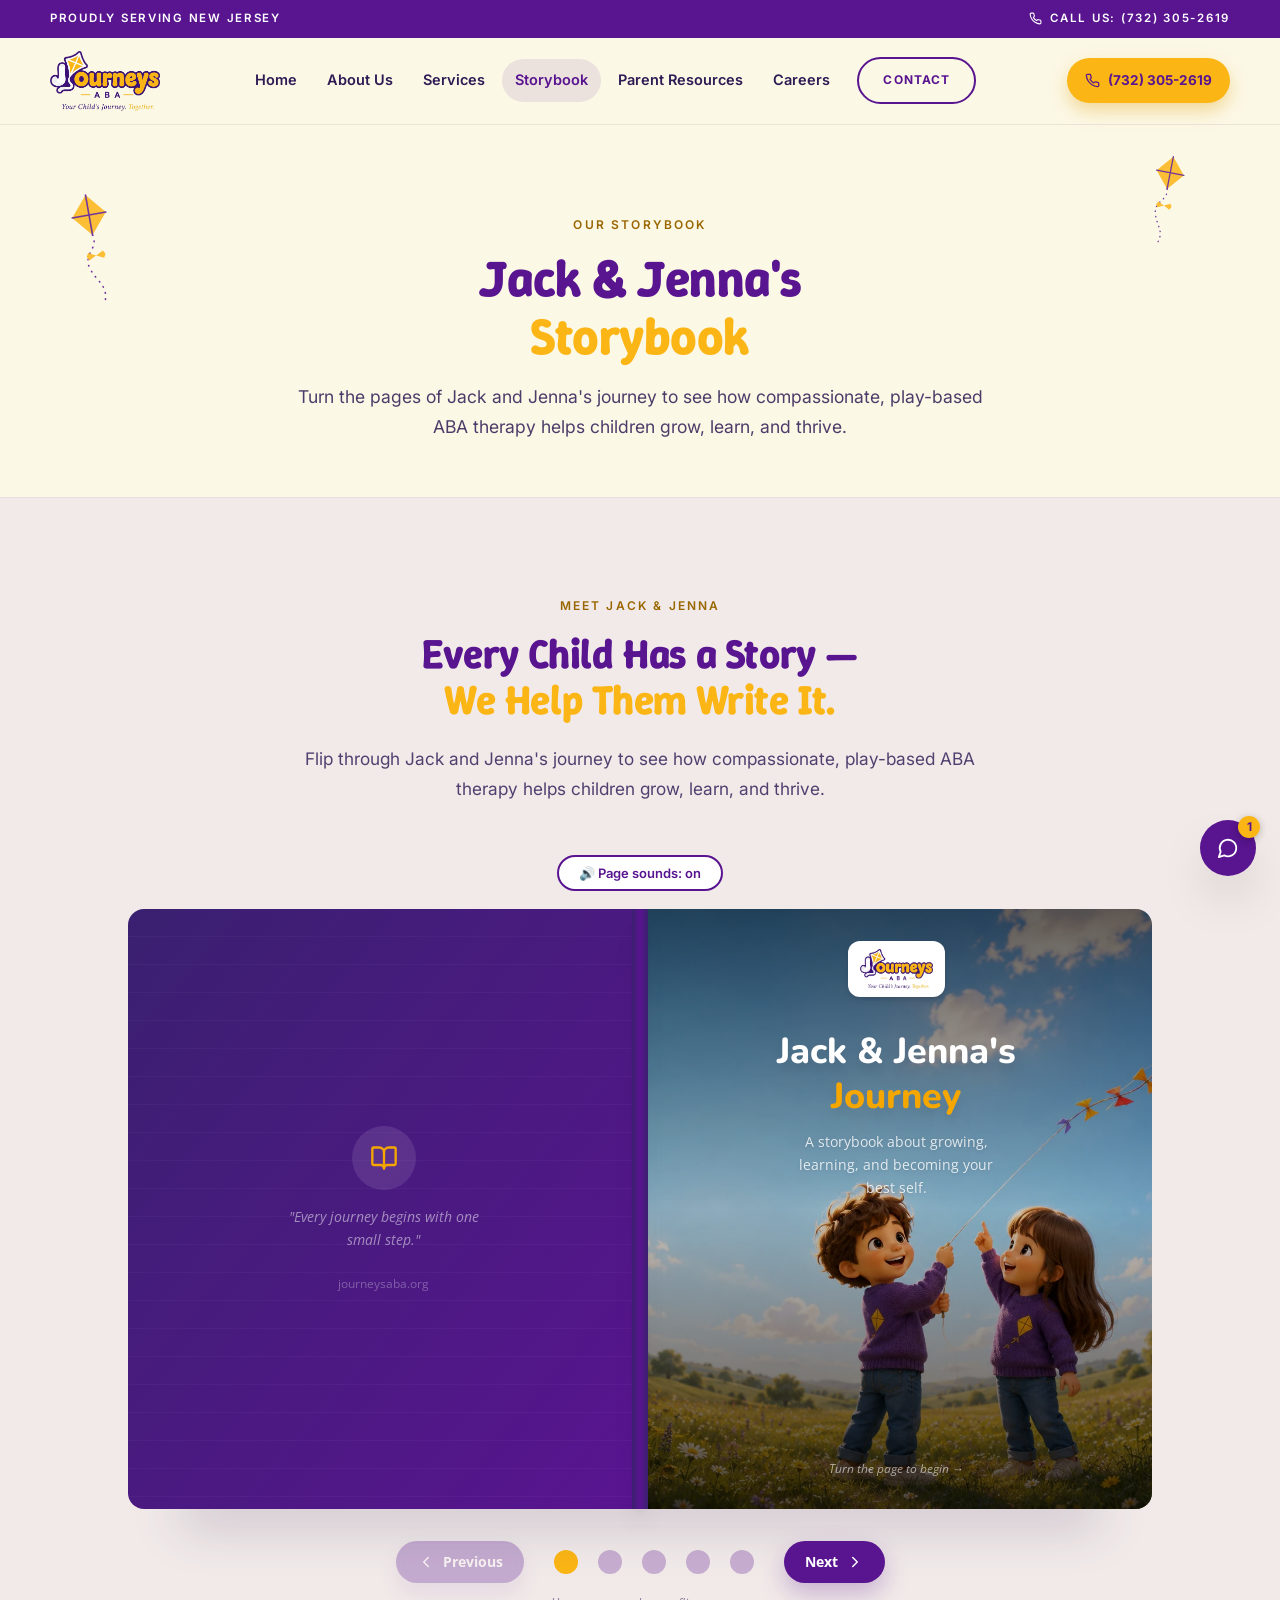
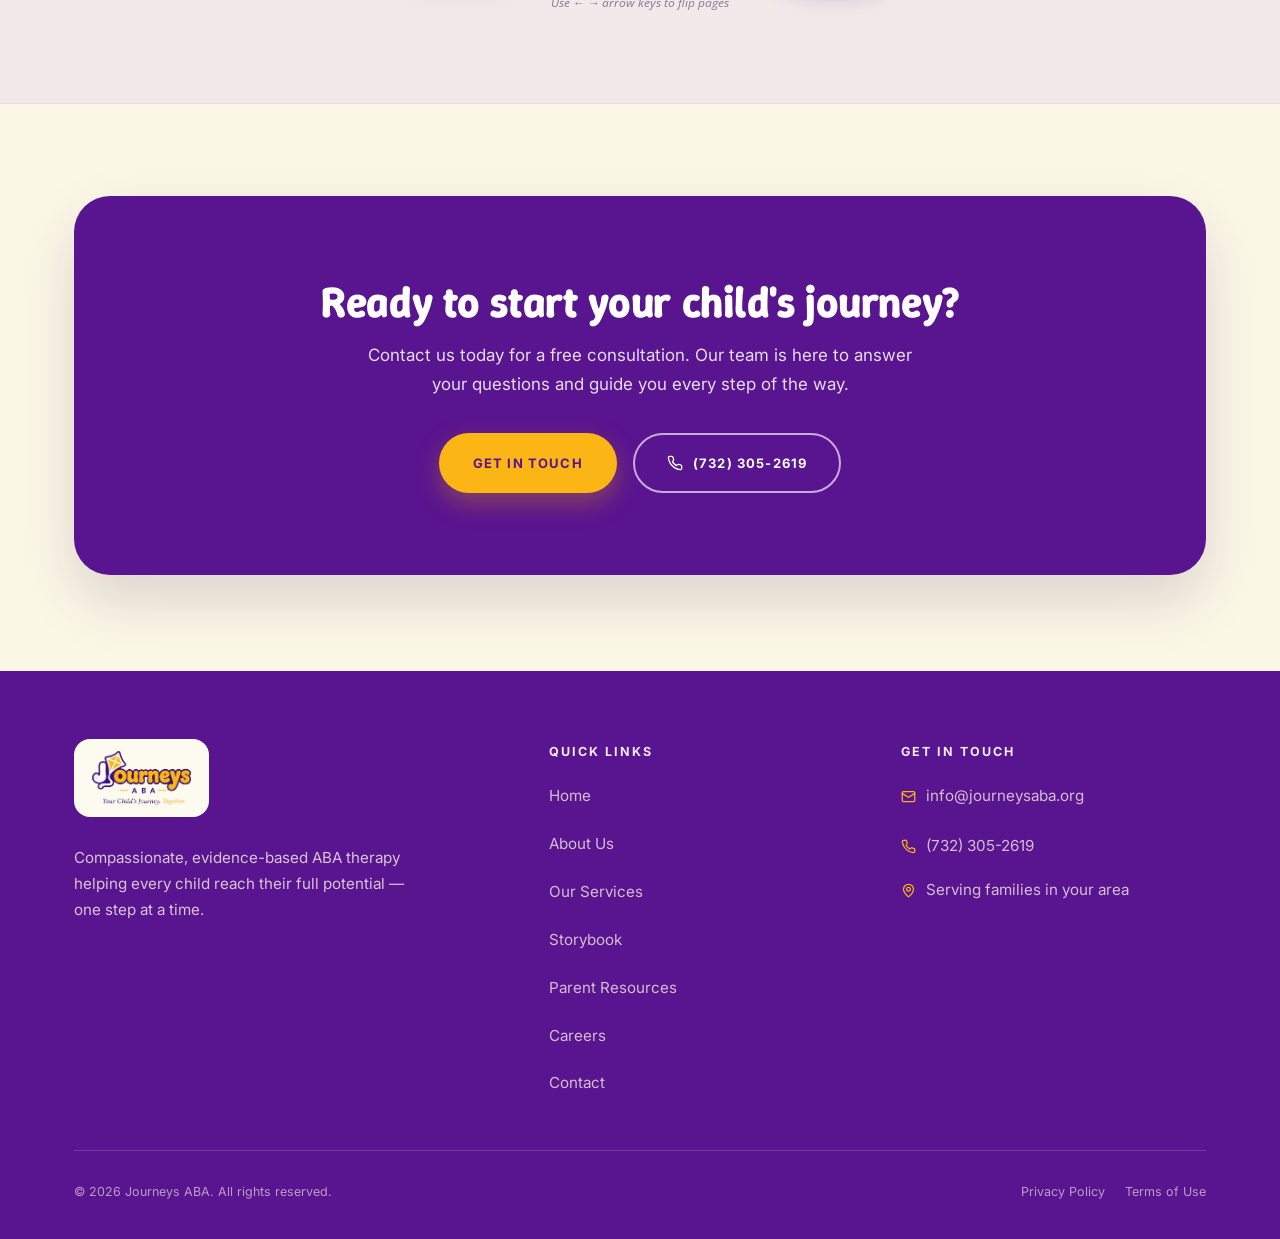
<file: storybook.html>
<!doctype html>
<html lang="en">
<head>
  <meta charset="UTF-8">
  <link rel="icon" href="images/favicon.ico">
  <meta name="viewport" content="width=device-width, initial-scale=1.0">
  <title>Jack &amp; Jenna's Storybook | Journeys ABA</title>
  <link rel="canonical" href="https://journeysaba.org/storybook.html">
  <meta name="description" content="Read Jack and Jenna's storybook — a gentle look at how play-based ABA therapy helps children grow, learn and thrive.">
  <meta property="og:title" content="Jack &amp; Jenna's Storybook | Journeys ABA">
  <meta property="og:description" content="Read Jack and Jenna's storybook — a gentle look at how play-based ABA therapy helps children grow, learn and thrive.">
  <meta property="og:type" content="website">
  <meta property="og:url" content="https://journeysaba.org/storybook.html">
  <meta property="og:site_name" content="Journeys ABA">
  <meta property="og:image" content="https://journeysaba.org/images/og-card.jpg">
  <meta property="og:image:alt" content="A Journeys ABA therapist working through picture flashcards with a young boy at a table">
  <meta name="twitter:card" content="summary_large_image">
  <meta name="theme-color" content="#591490">
  <link rel="preconnect" href="https://fonts.googleapis.com">
  <link rel="preconnect" href="https://fonts.gstatic.com" crossorigin>
  <link href="https://fonts.googleapis.com/css2?family=Inter:wght@400;500;600;700&amp;family=Winky+Sans:wght@500;600;700&amp;display=swap" rel="stylesheet">
  <!-- Nunito + Open Sans stay on THIS page only: the flipbook keeps its original typography. -->
  <link href="https://fonts.googleapis.com/css2?family=Nunito:wght@700;800&amp;family=Open+Sans:wght@400;500&amp;display=swap" rel="stylesheet">
  <!-- Inlined legacy flipbook styles (the subset of the old Tailwind build that this
       page's markup actually uses): the flipbook's spreads are built on its utility
       classes. home.css loads after it, so the new design system wins all shared
       base styles; the small block below patches the rest. -->
  <style>
*, ::before, ::after { --tw-border-spacing-x: 0; --tw-border-spacing-y: 0; --tw-translate-x: 0; --tw-translate-y: 0; --tw-rotate: 0; --tw-skew-x: 0; --tw-skew-y: 0; --tw-scale-x: 1; --tw-scale-y: 1; --tw-pan-x: ; --tw-pan-y: ; --tw-pinch-zoom: ; --tw-scroll-snap-strictness: proximity; --tw-gradient-from-position: ; --tw-gradient-via-position: ; --tw-gradient-to-position: ; --tw-ordinal: ; --tw-slashed-zero: ; --tw-numeric-figure: ; --tw-numeric-spacing: ; --tw-numeric-fraction: ; --tw-ring-inset: ; --tw-ring-offset-width: 0px; --tw-ring-offset-color: #fff; --tw-ring-color: rgb(59 130 246 / 0.5); --tw-ring-offset-shadow: 0 0 #0000; --tw-ring-shadow: 0 0 #0000; --tw-shadow: 0 0 #0000; --tw-shadow-colored: 0 0 #0000; --tw-blur: ; --tw-brightness: ; --tw-contrast: ; --tw-grayscale: ; --tw-hue-rotate: ; --tw-invert: ; --tw-saturate: ; --tw-sepia: ; --tw-drop-shadow: ; --tw-backdrop-blur: ; --tw-backdrop-brightness: ; --tw-backdrop-contrast: ; --tw-backdrop-grayscale: ; --tw-backdrop-hue-rotate: ; --tw-backdrop-invert: ; --tw-backdrop-opacity: ; --tw-backdrop-saturate: ; --tw-backdrop-sepia: ; --tw-contain-size: ; --tw-contain-layout: ; --tw-contain-paint: ; --tw-contain-style: ; }
::backdrop { --tw-border-spacing-x: 0; --tw-border-spacing-y: 0; --tw-translate-x: 0; --tw-translate-y: 0; --tw-rotate: 0; --tw-skew-x: 0; --tw-skew-y: 0; --tw-scale-x: 1; --tw-scale-y: 1; --tw-pan-x: ; --tw-pan-y: ; --tw-pinch-zoom: ; --tw-scroll-snap-strictness: proximity; --tw-gradient-from-position: ; --tw-gradient-via-position: ; --tw-gradient-to-position: ; --tw-ordinal: ; --tw-slashed-zero: ; --tw-numeric-figure: ; --tw-numeric-spacing: ; --tw-numeric-fraction: ; --tw-ring-inset: ; --tw-ring-offset-width: 0px; --tw-ring-offset-color: #fff; --tw-ring-color: rgb(59 130 246 / 0.5); --tw-ring-offset-shadow: 0 0 #0000; --tw-ring-shadow: 0 0 #0000; --tw-shadow: 0 0 #0000; --tw-shadow-colored: 0 0 #0000; --tw-blur: ; --tw-brightness: ; --tw-contrast: ; --tw-grayscale: ; --tw-hue-rotate: ; --tw-invert: ; --tw-saturate: ; --tw-sepia: ; --tw-drop-shadow: ; --tw-backdrop-blur: ; --tw-backdrop-brightness: ; --tw-backdrop-contrast: ; --tw-backdrop-grayscale: ; --tw-backdrop-hue-rotate: ; --tw-backdrop-invert: ; --tw-backdrop-opacity: ; --tw-backdrop-saturate: ; --tw-backdrop-sepia: ; --tw-contain-size: ; --tw-contain-layout: ; --tw-contain-paint: ; --tw-contain-style: ; }
*, ::before, ::after { box-sizing: border-box; border-width: 0px; border-style: solid; border-color: rgb(229, 231, 235); }
::before, ::after { --tw-content: ''; }
html, :host { line-height: 1.5; text-size-adjust: 100%; tab-size: 4; font-family: var(--font-sans); font-feature-settings: normal; font-variation-settings: normal; -webkit-tap-highlight-color: transparent; }
body { margin: 0px; line-height: inherit; }
hr { height: 0px; color: inherit; border-top-width: 1px; }
abbr:where([title]) { text-decoration: underline dotted; }
h1, h2, h3, h4, h5, h6 { font-size: inherit; font-weight: inherit; }
a { color: inherit; text-decoration: inherit; }
b, strong { font-weight: bolder; }
code, kbd, samp, pre { font-family: var(--font-mono); font-feature-settings: normal; font-variation-settings: normal; font-size: 1em; }
small { font-size: 80%; }
sub, sup { font-size: 75%; line-height: 0; position: relative; vertical-align: baseline; }
sub { bottom: -0.25em; }
sup { top: -0.5em; }
table { text-indent: 0px; border-color: inherit; border-collapse: collapse; }
button, input, optgroup, select, textarea { font-family: inherit; font-feature-settings: inherit; font-variation-settings: inherit; font-size: 100%; font-weight: inherit; line-height: inherit; letter-spacing: inherit; color: inherit; margin: 0px; padding: 0px; }
button, select { text-transform: none; }
button, input:where([type="button"]), input:where([type="reset"]), input:where([type="submit"]) { appearance: button; background-color: transparent; background-image: none; }
progress { vertical-align: baseline; }
::-webkit-inner-spin-button, ::-webkit-outer-spin-button { height: auto; }
[type="search"] { appearance: textfield; outline-offset: -2px; }
::-webkit-search-decoration { appearance: none; }
::-webkit-file-upload-button { appearance: button; font: inherit; }
summary { display: list-item; }
blockquote, dl, dd, h1, h2, h3, h4, h5, h6, hr, figure, p, pre { margin: 0px; }
fieldset { margin: 0px; padding: 0px; }
legend { padding: 0px; }
ol, ul, menu { list-style: none; margin: 0px; padding: 0px; }
dialog { padding: 0px; }
textarea { resize: vertical; }
input::placeholder, textarea::placeholder { opacity: 1; color: rgb(156, 163, 175); }
button, [role="button"] { cursor: pointer; }
:disabled { cursor: default; }
img, svg, video, canvas, audio, iframe, embed, object { display: block; vertical-align: middle; }
img, video { max-width: 100%; height: auto; }
[hidden]:where(:not([hidden="until-found"])) { display: none; }
:root { --background: 258 52% 37%; --foreground: 265 20% 12%; --card: 259 47% 43%; --card-foreground: 0 0% 100%; --popover: 258 52% 37%; --popover-foreground: 0 0% 96%; --primary: 258 52% 37%; --primary-foreground: 0 0% 100%; --secondary: 261 50% 50%; --secondary-foreground: 0 0% 100%; --muted: 259 47% 43%; --muted-foreground: 265 20% 35%; --accent: 41 100% 48%; --accent-foreground: 0 0% 100%; --destructive: 0 84% 60%; --destructive-foreground: 0 0% 100%; --border: 258 42% 50%; --input: 258 42% 50%; --ring: 258 52% 37%; --chart-1: 258 53% 67%; --chart-2: 258 52% 52%; --chart-3: 258 52% 37%; --chart-4: 258 52% 22%; --chart-5: 259 54% 7%; --sidebar: 259 47% 43%; --sidebar-foreground: 0 0% 96%; --sidebar-primary: 258 52% 37%; --sidebar-primary-foreground: 0 0% 100%; --sidebar-accent: 41 100% 48%; --sidebar-accent-foreground: 0 0% 100%; --sidebar-border: 258 42% 50%; --sidebar-ring: 258 52% 37%; --font-sans: "Open Sans", -apple-system, BlinkMacSystemFont, sans-serif; --font-heading: "Nunito", -apple-system, BlinkMacSystemFont, sans-serif; --font-serif: ui-serif, Georgia, "Times New Roman", serif; --font-mono: ui-monospace, "SF Mono", Monaco, "Cascadia Code", "Roboto Mono", Consolas, "Courier New", monospace; --radius: 0.5rem; --shadow-2xs: 0 1px 3px 0px hsl(0 0% 0% / 0.05); --shadow-xs: 0 1px 3px 0px hsl(0 0% 0% / 0.05); --shadow-sm: 0 1px 3px 0px hsl(0 0% 0% / 0.10), 0 1px 2px -1px hsl(0 0% 0% / 0.10); --shadow: 0 1px 3px 0px hsl(0 0% 0% / 0.10), 0 1px 2px -1px hsl(0 0% 0% / 0.10); --shadow-md: 0 1px 3px 0px hsl(0 0% 0% / 0.10), 0 2px 4px -1px hsl(0 0% 0% / 0.10); --shadow-lg: 0 1px 3px 0px hsl(0 0% 0% / 0.10), 0 4px 6px -1px hsl(0 0% 0% / 0.10); --shadow-xl: 0 1px 3px 0px hsl(0 0% 0% / 0.10), 0 8px 10px -1px hsl(0 0% 0% / 0.10); --shadow-2xl: 0 1px 3px 0px hsl(0 0% 0% / 0.25); }
* { border-color: hsl(var(--border)); }
body { background-color: hsl(var(--background)); color: hsl(var(--foreground)); font-family: var(--font-sans); }
h1, h2, h3, h4, h5, h6 { font-family: var(--font-heading) !important; }
a { color: inherit; text-decoration: none; }
.container { width: 100%; margin-right: auto; margin-left: auto; padding-right: 2rem; padding-left: 2rem; }
@media (min-width: 1400px) {
  .container { max-width: 1400px; }
}
.pointer-events-none { pointer-events: none; }
.absolute { position: absolute; }
.relative { position: relative; }
.inset-0 { inset: 0px; }
.-bottom-4 { bottom: -1rem; }
.bottom-0 { bottom: 0px; }
.bottom-20 { bottom: 5rem; }
.bottom-3 { bottom: 0.75rem; }
.left-0 { left: 0px; }
.left-1\/2 { left: 50%; }
.left-4 { left: 1rem; }
.right-0 { right: 0px; }
.right-3 { right: 0.75rem; }
.right-4 { right: 1rem; }
.top-0 { top: 0px; }
.top-3 { top: 0.75rem; }
.z-10 { z-index: 10; }
.z-20 { z-index: 20; }
.mx-auto { margin-left: auto; margin-right: auto; }
.mb-2 { margin-bottom: 0.5rem; }
.mb-3 { margin-bottom: 0.75rem; }
.mb-4 { margin-bottom: 1rem; }
.mb-6 { margin-bottom: 1.5rem; }
.mt-0\.5 { margin-top: 0.125rem; }
.mt-1 { margin-top: 0.25rem; }
.mt-2 { margin-top: 0.5rem; }
.mt-3 { margin-top: 0.75rem; }
.mt-6 { margin-top: 1.5rem; }
.mt-8 { margin-top: 2rem; }
.inline-block { display: inline-block; }
.flex { display: flex; }
.inline-flex { display: inline-flex; }
.grid { display: grid; }
.h-0 { height: 0px; }
.h-10 { height: 2.5rem; }
.h-16 { height: 4rem; }
.h-2\.5 { height: 0.625rem; }
.h-6 { height: 1.5rem; }
.h-8 { height: 2rem; }
.h-9 { height: 2.25rem; }
.h-full { height: 100%; }
.min-h-\[600px\] { min-height: 600px; }
.w-0 { width: 0px; }
.w-16 { width: 4rem; }
.w-2\.5 { width: 0.625rem; }
.w-4 { width: 1rem; }
.w-6 { width: 1.5rem; }
.w-8 { width: 2rem; }
.w-9 { width: 2.25rem; }
.w-\[90\%\] { width: 90%; }
.w-auto { width: auto; }
.w-full { width: 100%; }
.max-w-5xl { max-width: 64rem; }
.max-w-\[200px\] { max-width: 200px; }
.max-w-\[220px\] { max-width: 220px; }
.max-w-\[54px\] { max-width: 54px; }
.shrink-0 { flex-shrink: 0; }
.-translate-x-1\/2 { --tw-translate-x: -50%; transform: translate(var(--tw-translate-x), var(--tw-translate-y)) rotate(var(--tw-rotate)) skewX(var(--tw-skew-x)) skewY(var(--tw-skew-y)) scaleX(var(--tw-scale-x)) scaleY(var(--tw-scale-y)); }
.-rotate-1 { --tw-rotate: -1deg; transform: translate(var(--tw-translate-x), var(--tw-translate-y)) rotate(var(--tw-rotate)) skewX(var(--tw-skew-x)) skewY(var(--tw-skew-y)) scaleX(var(--tw-scale-x)) scaleY(var(--tw-scale-y)); }
.rotate-2 { --tw-rotate: 2deg; transform: translate(var(--tw-translate-x), var(--tw-translate-y)) rotate(var(--tw-rotate)) skewX(var(--tw-skew-x)) skewY(var(--tw-skew-y)) scaleX(var(--tw-scale-x)) scaleY(var(--tw-scale-y)); }
@keyframes pulse { 
  50% { opacity: 0.5; }
}
@keyframes spin { 
  100% { transform: rotate(360deg); }
}
.select-none { user-select: none; }
.grid-cols-2 { grid-template-columns: repeat(2, minmax(0px, 1fr)); }
.grid-cols-5 { grid-template-columns: repeat(5, minmax(0px, 1fr)); }
.grid-cols-6 { grid-template-columns: repeat(6, minmax(0px, 1fr)); }
.flex-col { flex-direction: column; }
.flex-wrap { flex-wrap: wrap; }
.items-start { align-items: flex-start; }
.items-center { align-items: center; }
.justify-center { justify-content: center; }
.justify-between { justify-content: space-between; }
.gap-0 { gap: 0px; }
.gap-1 { gap: 0.25rem; }
.gap-1\.5 { gap: 0.375rem; }
.gap-2 { gap: 0.5rem; }
.gap-6 { gap: 1.5rem; }
.gap-x-3 { column-gap: 0.75rem; }
.gap-y-1\.5 { row-gap: 0.375rem; }
.overflow-hidden { overflow: hidden; }
.rounded-2xl { border-radius: 1rem; }
.rounded-full { border-radius: 9999px; }
.rounded-lg { border-radius: var(--radius); }
.rounded-xl { border-radius: 0.75rem; }
.border { border-width: 1px; }
.border-2 { border-width: 2px; }
.border-b-\[32px\] { border-bottom-width: 32px; }
.border-l-\[32px\] { border-left-width: 32px; }
.border-r { border-right-width: 1px; }
.border-r-\[32px\] { border-right-width: 32px; }
.border-t-\[32px\] { border-top-width: 32px; }
.border-\[\#8B5E3C\] { --tw-border-opacity: 1; border-color: rgb(139 94 60 / var(--tw-border-opacity, 1)); }
.border-\[\#D4B896\]\/40 { border-color: rgba(212, 184, 150, 0.4); }
.border-white\/10 { border-color: rgba(255, 255, 255, 0.1); }
.border-white\/20 { border-color: rgba(255, 255, 255, 0.2); }
.border-white\/30 { border-color: rgba(255, 255, 255, 0.3); }
.border-white\/40 { border-color: rgba(255, 255, 255, 0.4); }
.border-white\/5 { border-color: rgba(255, 255, 255, 0.05); }
.border-b-\[\#D4B896\] { --tw-border-opacity: 1; border-bottom-color: rgb(212 184 150 / var(--tw-border-opacity, 1)); }
.border-l-transparent { border-left-color: transparent; }
.border-r-transparent { border-right-color: transparent; }
.border-t-\[\#D4B896\] { --tw-border-opacity: 1; border-top-color: rgb(212 184 150 / var(--tw-border-opacity, 1)); }
.bg-\[\#6B3A1F\] { --tw-bg-opacity: 1; background-color: rgb(107 58 31 / var(--tw-bg-opacity, 1)); }
.bg-\[\#FDF8EE\] { --tw-bg-opacity: 1; background-color: rgb(253 248 238 / var(--tw-bg-opacity, 1)); }
.bg-accent { background-color: hsl(var(--accent)); }
.bg-amber-500 { --tw-bg-opacity: 1; background-color: rgb(245 158 11 / var(--tw-bg-opacity, 1)); }
.bg-black\/30 { background-color: rgba(0, 0, 0, 0.3); }
.bg-black\/40 { background-color: rgba(0, 0, 0, 0.4); }
.bg-blue-500 { --tw-bg-opacity: 1; background-color: rgb(59 130 246 / var(--tw-bg-opacity, 1)); }
.bg-green-600 { --tw-bg-opacity: 1; background-color: rgb(22 163 74 / var(--tw-bg-opacity, 1)); }
.bg-orange-500 { --tw-bg-opacity: 1; background-color: rgb(249 115 22 / var(--tw-bg-opacity, 1)); }
.bg-pink-500 { --tw-bg-opacity: 1; background-color: rgb(236 72 153 / var(--tw-bg-opacity, 1)); }
.bg-purple-600 { --tw-bg-opacity: 1; background-color: rgb(147 51 234 / var(--tw-bg-opacity, 1)); }
.bg-red-500 { --tw-bg-opacity: 1; background-color: rgb(239 68 68 / var(--tw-bg-opacity, 1)); }
.bg-white { --tw-bg-opacity: 1; background-color: rgb(255 255 255 / var(--tw-bg-opacity, 1)); }
.bg-white\/10 { background-color: rgba(255, 255, 255, 0.1); }
.bg-white\/15 { background-color: rgba(255, 255, 255, 0.15); }
.bg-white\/20 { background-color: rgba(255, 255, 255, 0.2); }
.bg-white\/30 { background-color: rgba(255, 255, 255, 0.3); }
.bg-white\/80 { background-color: rgba(255, 255, 255, 0.8); }
.bg-gradient-to-b { background-image: linear-gradient(to bottom, var(--tw-gradient-stops)); }
.bg-gradient-to-br { background-image: linear-gradient(to bottom right, var(--tw-gradient-stops)); }
.bg-gradient-to-r { background-image: linear-gradient(to right, var(--tw-gradient-stops)); }
.from-\[\#3A2070\] { --tw-gradient-from: #3A2070 var(--tw-gradient-from-position); --tw-gradient-to: rgb(58 32 112 / 0) var(--tw-gradient-to-position); --tw-gradient-stops: var(--tw-gradient-from), var(--tw-gradient-to); }
.from-black\/60 { --tw-gradient-from: rgb(0 0 0 / 0.6) var(--tw-gradient-from-position); --tw-gradient-to: rgb(0 0 0 / 0) var(--tw-gradient-to-position); --tw-gradient-stops: var(--tw-gradient-from), var(--tw-gradient-to); }
.from-black\/65 { --tw-gradient-from: rgb(0 0 0 / 0.65) var(--tw-gradient-from-position); --tw-gradient-to: rgb(0 0 0 / 0) var(--tw-gradient-to-position); --tw-gradient-stops: var(--tw-gradient-from), var(--tw-gradient-to); }
.via-\[\#591490\] { --tw-gradient-to: rgb(75 45 143 / 0)  var(--tw-gradient-to-position); --tw-gradient-stops: var(--tw-gradient-from), #591490 var(--tw-gradient-via-position), var(--tw-gradient-to); }
.via-black\/10 { --tw-gradient-to: rgb(0 0 0 / 0)  var(--tw-gradient-to-position); --tw-gradient-stops: var(--tw-gradient-from), rgb(0 0 0 / 0.1) var(--tw-gradient-via-position), var(--tw-gradient-to); }
.via-black\/15 { --tw-gradient-to: rgb(0 0 0 / 0)  var(--tw-gradient-to-position); --tw-gradient-stops: var(--tw-gradient-from), rgb(0 0 0 / 0.15) var(--tw-gradient-via-position), var(--tw-gradient-to); }
.via-black\/20 { --tw-gradient-to: rgb(0 0 0 / 0)  var(--tw-gradient-to-position); --tw-gradient-stops: var(--tw-gradient-from), rgb(0 0 0 / 0.2) var(--tw-gradient-via-position), var(--tw-gradient-to); }
.to-\[\#3A2070\] { --tw-gradient-to: #3A2070 var(--tw-gradient-to-position); }
.to-\[\#591490\] { --tw-gradient-to: #591490 var(--tw-gradient-to-position); }
.to-black\/70 { --tw-gradient-to: rgb(0 0 0 / 0.7) var(--tw-gradient-to-position); }
.fill-accent { fill: hsl(var(--accent)); }
.fill-foreground { fill: hsl(var(--foreground)); }
.object-contain { object-fit: contain; }
.object-cover { object-fit: cover; }
.object-center { object-position: center center; }
.p-3 { padding: 0.75rem; }
.p-4 { padding: 1rem; }
.p-5 { padding: 1.25rem; }
.p-8 { padding: 2rem; }
.px-2\.5 { padding-left: 0.625rem; padding-right: 0.625rem; }
.px-3 { padding-left: 0.75rem; padding-right: 0.75rem; }
.px-4 { padding-left: 1rem; padding-right: 1rem; }
.px-5 { padding-left: 1.25rem; padding-right: 1.25rem; }
.py-1\.5 { padding-top: 0.375rem; padding-bottom: 0.375rem; }
.py-2 { padding-top: 0.5rem; padding-bottom: 0.5rem; }
.py-2\.5 { padding-top: 0.625rem; padding-bottom: 0.625rem; }
.text-center { text-align: center; }
.text-2xl { font-size: 1.5rem; line-height: 2rem; }
.text-4xl { font-size: 2.25rem; line-height: 2.5rem; }
.text-\[10px\] { font-size: 10px; }
.text-\[11px\] { font-size: 11px; }
.text-\[9px\] { font-size: 9px; }
.text-sm { font-size: 0.875rem; line-height: 1.25rem; }
.text-xs { font-size: 0.75rem; line-height: 1rem; }
.font-bold { font-weight: 700; }
.font-extrabold { font-weight: 800; }
.font-medium { font-weight: 500; }
.font-semibold { font-weight: 600; }
.uppercase { text-transform: uppercase; }
.italic { font-style: italic; }
.leading-relaxed { line-height: 1.625; }
.leading-snug { line-height: 1.375; }
.leading-tight { line-height: 1.25; }
.tracking-widest { letter-spacing: 0.1em; }
.text-\[\#FDF8EE\] { --tw-text-opacity: 1; color: rgb(253 248 238 / var(--tw-text-opacity, 1)); }
.text-accent { color: hsl(var(--accent)); }
.text-foreground { color: hsl(var(--foreground)); }
.text-foreground\/30 { color: hsl(var(--foreground) / 0.3); }
.text-primary { color: hsl(var(--primary)); }
.text-white { --tw-text-opacity: 1; color: rgb(255 255 255 / var(--tw-text-opacity, 1)); }
.text-white\/30 { color: rgba(255, 255, 255, 0.3); }
.text-white\/50 { color: rgba(255, 255, 255, 0.5); }
.text-white\/60 { color: rgba(255, 255, 255, 0.6); }
.text-white\/75 { color: rgba(255, 255, 255, 0.75); }
.text-white\/80 { color: rgba(255, 255, 255, 0.8); }
.text-white\/85 { color: rgba(255, 255, 255, 0.85); }
.opacity-60 { opacity: 0.6; }
.opacity-\[0\.03\] { opacity: 0.03; }
.opacity-\[0\.04\] { opacity: 0.04; }
.shadow-2xl { --tw-shadow: 0 25px 50px -12px rgb(0 0 0 / 0.25); --tw-shadow-colored: 0 25px 50px -12px var(--tw-shadow-color); box-shadow: var(--tw-ring-offset-shadow, 0 0 #0000), var(--tw-ring-shadow, 0 0 #0000), var(--tw-shadow); }
.shadow-lg { --tw-shadow: 0 10px 15px -3px rgb(0 0 0 / 0.1), 0 4px 6px -4px rgb(0 0 0 / 0.1); --tw-shadow-colored: 0 10px 15px -3px var(--tw-shadow-color), 0 4px 6px -4px var(--tw-shadow-color); box-shadow: var(--tw-ring-offset-shadow, 0 0 #0000), var(--tw-ring-shadow, 0 0 #0000), var(--tw-shadow); }
.shadow-md { --tw-shadow: 0 4px 6px -1px rgb(0 0 0 / 0.1), 0 2px 4px -2px rgb(0 0 0 / 0.1); --tw-shadow-colored: 0 4px 6px -1px var(--tw-shadow-color), 0 2px 4px -2px var(--tw-shadow-color); box-shadow: var(--tw-ring-offset-shadow, 0 0 #0000), var(--tw-ring-shadow, 0 0 #0000), var(--tw-shadow); }
.shadow-sm { --tw-shadow: 0 1px 2px 0 rgb(0 0 0 / 0.05); --tw-shadow-colored: 0 1px 2px 0 var(--tw-shadow-color); box-shadow: var(--tw-ring-offset-shadow, 0 0 #0000), var(--tw-ring-shadow, 0 0 #0000), var(--tw-shadow); }
.shadow-xl { --tw-shadow: 0 20px 25px -5px rgb(0 0 0 / 0.1), 0 8px 10px -6px rgb(0 0 0 / 0.1); --tw-shadow-colored: 0 20px 25px -5px var(--tw-shadow-color), 0 8px 10px -6px var(--tw-shadow-color); box-shadow: var(--tw-ring-offset-shadow, 0 0 #0000), var(--tw-ring-shadow, 0 0 #0000), var(--tw-shadow); }
.blur-xl { --tw-blur: blur(24px); filter: var(--tw-blur) var(--tw-brightness) var(--tw-contrast) var(--tw-grayscale) var(--tw-hue-rotate) var(--tw-invert) var(--tw-saturate) var(--tw-sepia) var(--tw-drop-shadow); }
.drop-shadow { --tw-drop-shadow: drop-shadow(0 1px 2px rgb(0 0 0 / 0.1)) drop-shadow(0 1px 1px rgb(0 0 0 / 0.06)); filter: var(--tw-blur) var(--tw-brightness) var(--tw-contrast) var(--tw-grayscale) var(--tw-hue-rotate) var(--tw-invert) var(--tw-saturate) var(--tw-sepia) var(--tw-drop-shadow); }
.drop-shadow-lg { --tw-drop-shadow: drop-shadow(0 10px 8px rgb(0 0 0 / 0.04)) drop-shadow(0 4px 3px rgb(0 0 0 / 0.1)); filter: var(--tw-blur) var(--tw-brightness) var(--tw-contrast) var(--tw-grayscale) var(--tw-hue-rotate) var(--tw-invert) var(--tw-saturate) var(--tw-sepia) var(--tw-drop-shadow); }
.drop-shadow-xl { --tw-drop-shadow: drop-shadow(0 20px 13px rgb(0 0 0 / 0.03)) drop-shadow(0 8px 5px rgb(0 0 0 / 0.08)); filter: var(--tw-blur) var(--tw-brightness) var(--tw-contrast) var(--tw-grayscale) var(--tw-hue-rotate) var(--tw-invert) var(--tw-saturate) var(--tw-sepia) var(--tw-drop-shadow); }
.backdrop-blur-md { --tw-backdrop-blur: blur(12px); backdrop-filter: var(--tw-backdrop-blur) var(--tw-backdrop-brightness) var(--tw-backdrop-contrast) var(--tw-backdrop-grayscale) var(--tw-backdrop-hue-rotate) var(--tw-backdrop-invert) var(--tw-backdrop-opacity) var(--tw-backdrop-saturate) var(--tw-backdrop-sepia); }
.backdrop-blur-sm { --tw-backdrop-blur: blur(4px); backdrop-filter: var(--tw-backdrop-blur) var(--tw-backdrop-brightness) var(--tw-backdrop-contrast) var(--tw-backdrop-grayscale) var(--tw-backdrop-hue-rotate) var(--tw-backdrop-invert) var(--tw-backdrop-opacity) var(--tw-backdrop-saturate) var(--tw-backdrop-sepia); }
.transition-all { transition-property: all; transition-timing-function: cubic-bezier(0.4, 0, 0.2, 1); transition-duration: 150ms; }
@keyframes enter { 
  0% { opacity: var(--tw-enter-opacity, 1); transform: translate3d(var(--tw-enter-translate-x, 0), var(--tw-enter-translate-y, 0), 0) scale3d(var(--tw-enter-scale, 1), var(--tw-enter-scale, 1), var(--tw-enter-scale, 1)) rotate(var(--tw-enter-rotate, 0)); }
}
@keyframes exit { 
  100% { opacity: var(--tw-exit-opacity, 1); transform: translate3d(var(--tw-exit-translate-x, 0), var(--tw-exit-translate-y, 0), 0) scale3d(var(--tw-exit-scale, 1), var(--tw-exit-scale, 1), var(--tw-exit-scale, 1)) rotate(var(--tw-exit-rotate, 0)); }
}
@keyframes fadeIn { 
  0% { opacity: 0; }
  100% { opacity: 1; }
}
html { scroll-behavior: smooth; }
.hover\:bg-white\/25:hover { background-color: rgba(255, 255, 255, 0.25); }
.hover\:bg-white\/30:hover { background-color: rgba(255, 255, 255, 0.3); }
.hover\:bg-white\/50:hover { background-color: rgba(255, 255, 255, 0.5); }
.hover\:opacity-90:hover { opacity: 0.9; }
.disabled\:cursor-not-allowed:disabled { cursor: not-allowed; }
.disabled\:opacity-30:disabled { opacity: 0.3; }
@keyframes accordion-up { 
  0% { height: var(--radix-accordion-content-height); }
  100% { height: 0px; }
}
@keyframes accordion-down { 
  0% { height: 0px; }
  100% { height: var(--radix-accordion-content-height); }
}
@keyframes lsbFloat {0%,100%{transform:translateY(0) scale(1)}50%{transform:translateY(-11px) scale(1.12)}}
div.absolute.rounded-full.pointer-events-none {animation:lsbFloat 5.2s ease-in-out infinite}
div.absolute.rounded-full.pointer-events-none:nth-of-type(2n) {animation-delay:1.3s;animation-duration:6.1s}
div.absolute.rounded-full.pointer-events-none:nth-of-type(3n) {animation-delay:2.2s;animation-duration:4.6s}
@keyframes lsbWig {0%,100%{transform:rotate(-8deg)}50%{transform:rotate(8deg)}}
@keyframes lsbPls {0%,100%{transform:scale(1)}50%{transform:scale(1.08)}}
@media (prefers-reduced-motion: reduce) {
  div.absolute.rounded-full.pointer-events-none,.wig,.pls {animation:none}
}
@keyframes lsbPulse {0%{box-shadow:0 0 0 0 rgba(124,58,237,.35)}70%{box-shadow:0 0 0 12px rgba(124,58,237,0)}100%{box-shadow:0 0 0 0 rgba(124,58,237,0)}}
#lsb-chat {animation:lsbPulse 2.4s ease-out infinite}
@media (prefers-reduced-motion: reduce) {
  #lsb-chat {animation:none}
}
img { max-width: 100%; height: auto; }
@media (max-width: 640px) {
  .fb-spread.fb-active { grid-template-columns: 1fr !important; }
}
button[aria-label^="Go to spread"] {
  min-width: 24px; min-height: 24px;
  padding: 10px; margin: -4px;
  background-clip: content-box;
  box-sizing: content-box;
}
footer a { display: inline-block; padding-top: 6px; padding-bottom: 6px; }
a[href="services.html"].text-accent { padding-top: 10px; padding-bottom: 10px; }
@media (max-width: 767px) {
  footer > div { padding-bottom: 96px !important; }
}
#storybook div:has(> .fb-next) { flex-wrap: wrap; justify-content: center; row-gap: 10px; }
@media (max-width: 640px) {
  .book-spine { display: none !important; }
  .fb-spread.fb-active { gap: 20px; }
}
@media (max-width: 768px) {
  section.min-h-\[95vh\] > .absolute.inset-0 { position: relative !important; }
  section.min-h-\[95vh\] > .absolute.inset-0 > img { position: relative !important; height: auto !important; }
  section.min-h-\[95vh\] > .relative.z-10 { padding-top: 1.75rem !important; padding-bottom: 2.5rem !important; }
}
[id^="guide-"] { scroll-margin-top: 9rem; }
footer a:hover { color: hsl(41 100% 62%) !important; }
  </style>
  <link rel="stylesheet" href="home.css">
  <script type="application/ld+json">{"@context":"https://schema.org","@type":"WebPage","name":"Jack & Jenna's Storybook | Journeys ABA","url":"https://journeysaba.org/storybook.html","description":"Turn the pages of Jack and Jenna's journey — the Journeys ABA storybook that shows how compassionate, play-based ABA therapy helps children grow, learn, and thrive."}</script>
  <style>
    /* ---- Storybook page extras (page-scoped; components come from home.css) ---- */

    /* Headings: Winky Sans site-wide (the legacy base above forces Nunito with !important). */
    h1, h2, h3, h4, h5, h6 { font-family: var(--font-head) !important; }
    .footer h4 { font-family: var(--font-body) !important; }

    /* The book itself keeps its original typography and spacing — its markup and
       art are untouched; these restore the exact pre-redesign rendering inside it. */
    #flipbook { font-family: var(--font-sans); }
    #flipbook h2 { font-family: var(--font-heading) !important; }
    :where(#flipbook) h2 { margin: 0; letter-spacing: normal; }
    :where(#flipbook) p { margin: 0; }

    /* Soft lavender band behind the book, like the homepage storybook teaser. */
    .storybook-section { background: rgba(217, 201, 238, .32); border-block: 1px solid rgba(45, 27, 84, .06); }

    /* The flip controls were designed for the old deep-purple band; restyle them
       (CSS only — flipbook markup is byte-identical) for the light band. */
    #flipbook .fb-prev, #flipbook .fb-next {
      background: var(--purple);
      border-color: transparent;
      color: #fff;
      box-shadow: 0 10px 24px rgba(89, 20, 144, .28);
    }
    #flipbook .fb-prev:hover:not(:disabled),
    #flipbook .fb-next:hover:not(:disabled) { background: var(--purple-deep); }
    #flipbook .fb-dot { background-color: rgba(89, 20, 144, .28); }
    #flipbook .fb-dot:hover { background-color: rgba(89, 20, 144, .5); }
    #flipbook .fb-dot.bg-accent { background-color: var(--gold); }
    #flipbook > p { color: rgba(45, 27, 84, .55); }
    #flipbook div.bg-black\/30 { background-color: rgba(45, 27, 84, .22); }

    /* Neutralize old-theme leftovers from the legacy base on the new shell. */
    #lsb-chat { animation: none; }
    footer a:hover { color: #fff !important; }
  </style>
</head>
<body>

  <!-- 1. Top bar -->
  <div class="topbar">
    <div class="container topbar-inner">
      <span>Proudly Serving New Jersey</span>
      <a href="tel:+17323052619" aria-label="Call Journeys ABA at (732) 305-2619">
        <svg xmlns="http://www.w3.org/2000/svg" width="13" height="13" viewBox="0 0 24 24" fill="none" stroke="currentColor" stroke-width="2" stroke-linecap="round" stroke-linejoin="round" aria-hidden="true"><path d="M22 16.92v3a2 2 0 0 1-2.18 2 19.79 19.79 0 0 1-8.63-3.07 19.5 19.5 0 0 1-6-6 19.79 19.79 0 0 1-3.07-8.67A2 2 0 0 1 4.11 2h3a2 2 0 0 1 2 1.72 12.84 12.84 0 0 0 .7 2.81 2 2 0 0 1-.45 2.11L8.09 9.91a16 16 0 0 0 6 6l1.27-1.27a2 2 0 0 1 2.11-.45 12.84 12.84 0 0 0 2.81.7A2 2 0 0 1 22 16.92z"></path></svg>
        Call Us: (732) 305-2619
      </a>
    </div>
  </div>

  <!-- 2. Header -->
  <header class="site-header" id="siteHeader">
    <div class="container header-inner">
      <a class="logo" href="index.html" aria-label="Journeys ABA — Home">
        <img src="images/assets-journeys-logo-transparent.png" alt="Journeys ABA logo — Your Child's Journey. Together.">
      </a>
      <nav class="nav" id="siteNav" aria-label="Main navigation">
        <a class="nav-link" href="index.html">Home</a>
        <a class="nav-link" href="about.html">About Us</a>
        <a class="nav-link" href="services.html">Services</a>
        <a class="nav-link is-active" href="storybook.html" aria-current="page">Storybook</a>
        <a class="nav-link" href="resources.html">Parent Resources</a>
        <a class="nav-link" href="careers.html">Careers</a>
        <a class="btn btn--nav-contact" href="contact.html">Contact</a>
      </nav>
      <a class="phone-pill" href="tel:+17323052619" aria-label="Call Journeys ABA at (732) 305-2619">
        <svg xmlns="http://www.w3.org/2000/svg" width="15" height="15" viewBox="0 0 24 24" fill="none" stroke="currentColor" stroke-width="2" stroke-linecap="round" stroke-linejoin="round" aria-hidden="true"><path d="M22 16.92v3a2 2 0 0 1-2.18 2 19.79 19.79 0 0 1-8.63-3.07 19.5 19.5 0 0 1-6-6 19.79 19.79 0 0 1-3.07-8.67A2 2 0 0 1 4.11 2h3a2 2 0 0 1 2 1.72 12.84 12.84 0 0 0 .7 2.81 2 2 0 0 1-.45 2.11L8.09 9.91a16 16 0 0 0 6 6l1.27-1.27a2 2 0 0 1 2.11-.45 12.84 12.84 0 0 0 2.81.7A2 2 0 0 1 22 16.92z"></path></svg>
        <span class="phone-num">(732) 305-2619</span>
      </a>
      <button class="menu-toggle" id="menuToggle" type="button" aria-expanded="false" aria-controls="siteNav" aria-label="Toggle menu">
        <svg class="icon-menu" xmlns="http://www.w3.org/2000/svg" width="22" height="22" viewBox="0 0 24 24" fill="none" stroke="currentColor" stroke-width="2" stroke-linecap="round" stroke-linejoin="round" aria-hidden="true"><line x1="4" x2="20" y1="6" y2="6"></line><line x1="4" x2="20" y1="12" y2="12"></line><line x1="4" x2="20" y1="18" y2="18"></line></svg>
        <svg class="icon-close" xmlns="http://www.w3.org/2000/svg" width="22" height="22" viewBox="0 0 24 24" fill="none" stroke="currentColor" stroke-width="2" stroke-linecap="round" stroke-linejoin="round" aria-hidden="true"><path d="M18 6 6 18"></path><path d="m6 6 12 12"></path></svg>
      </button>
    </div>
  </header>

  <main>

    <!-- Page hero -->
    <section class="page-hero">
      <span class="page-kite page-kite--l" aria-hidden="true"><svg viewBox="0 0 120 235" fill="none"><path d="M60 4 92 42 60 80 28 42Z" fill="#FBB515"/><path d="M60 4v76M28 42h64" stroke="#591490" stroke-width="3" stroke-linecap="round"/><path d="M60 80c8 26-24 32-16 60s28 36 18 66" stroke="#591490" stroke-width="3" stroke-dasharray="1 11" stroke-linecap="round"/><path d="M46 112 60 119 46 126 42 119Z M74 112 60 119 74 126 78 119Z" fill="#FBB515"/></svg></span>
      <span class="page-kite page-kite--r" aria-hidden="true"><svg viewBox="0 0 120 235" fill="none"><path d="M60 4 92 42 60 80 28 42Z" fill="#FBB515"/><path d="M60 4v76M28 42h64" stroke="#591490" stroke-width="3" stroke-linecap="round"/><path d="M60 80c8 26-24 32-16 60s28 36 18 66" stroke="#591490" stroke-width="3" stroke-dasharray="1 11" stroke-linecap="round"/><path d="M46 112 60 119 46 126 42 119Z M74 112 60 119 74 126 78 119Z" fill="#FBB515"/></svg></span>
      <div class="container">
        <span class="eyebrow reveal">Our Storybook</span>
        <h1 class="two-tone reveal" style="--d:.05s">
          <span class="line-purple">Jack &amp; Jenna's</span>
          <span class="line-gold">Storybook</span>
        </h1>
        <p class="lead reveal" style="--d:.1s">Turn the pages of Jack and Jenna's journey to see how compassionate, play-based ABA therapy helps children grow, learn, and thrive.</p>
      </div>
    </section>

    <!-- Storybook -->
    <section class="section storybook-section" id="storybook">
<style>
  .fb-spread { display: none; }
  .fb-spread.fb-active {
    display: grid;
    transition: opacity 0.42s cubic-bezier(0.25, 0.46, 0.45, 0.94), transform 0.42s cubic-bezier(0.25, 0.46, 0.45, 0.94);
  }
  .fb-spread.fb-exit-forward { opacity: 0; transform: translateX(-80px) scale(0.92); }
  .fb-spread.fb-exit-backward { opacity: 0; transform: translateX(80px) scale(0.92); }
  .fb-spread.fb-enter-forward { transition: none !important; opacity: 0; transform: translateX(80px) scale(0.92); }
  .fb-spread.fb-enter-backward { transition: none !important; opacity: 0; transform: translateX(-80px) scale(0.92); }
</style>
      <div class="container">
        <div class="section-head reveal">
          <span class="eyebrow">Meet Jack &amp; Jenna</span>
          <h2 class="two-tone">
            <span class="line-purple">Every Child Has a Story —</span>
            <span class="line-gold">We Help Them Write It.</span>
          </h2>
          <p class="lead">Flip through Jack and Jenna's journey to see how compassionate, play-based ABA therapy helps children grow, learn, and thrive.</p>
        </div>
  <div class="flex flex-col items-center select-none" id="flipbook">
    <div class="relative w-full max-w-5xl">
      <div class="absolute -bottom-4 left-1/2 -translate-x-1/2 w-[90%] h-8 bg-black/30 blur-xl rounded-full"></div>
      <div class="book-spine absolute left-1/2 -translate-x-1/2 top-0 bottom-0 w-4 bg-gradient-to-r from-[#3A2070] via-[#591490] to-[#3A2070] z-20 shadow-xl"></div>

      <!-- SPREAD 0 — COVER -->
      <div class="fb-spread fb-active grid grid-cols-2 gap-0 rounded-2xl overflow-hidden" style="perspective: 1200px; transform-style: preserve-3d;" data-spread="0">
        <div class="relative min-h-[600px] bg-gradient-to-br from-[#3A2070] to-[#591490] flex flex-col items-center justify-center p-8 border-r border-white/5">
          <div class="text-center">
            <div class="w-16 h-16 rounded-full bg-white/10 flex items-center justify-center mx-auto mb-4"><svg xmlns="http://www.w3.org/2000/svg" width="28" height="28" viewBox="0 0 24 24" fill="none" stroke="currentColor" stroke-width="2" stroke-linecap="round" stroke-linejoin="round" class="lucide lucide-book-open text-accent"><path d="M12 7v14"></path><path d="M3 18a1 1 0 0 1-1-1V4a1 1 0 0 1 1-1h5a4 4 0 0 1 4 4 4 4 0 0 1 4-4h5a1 1 0 0 1 1 1v13a1 1 0 0 1-1 1h-6a3 3 0 0 0-3 3 3 3 0 0 0-3-3z"></path></svg></div>
            <p class="text-white/50 text-sm italic leading-relaxed max-w-[200px]">"Every journey begins with one small step."</p>
            <div class="mt-6 text-white/30 text-xs">journeysaba.org</div>
          </div>
          <div class="absolute inset-0 pointer-events-none opacity-[0.03]" style="background-image: repeating-linear-gradient(transparent, transparent 27px, #fff 27px, #fff 28px);"></div>
        </div>
        <div class="relative min-h-[600px] overflow-hidden">
          <picture><source srcset="images/illustrations-jack-jenna-together-3.webp" type="image/webp"><img src="images/illustrations-jack-jenna-together-3.jpg" alt="Journeys ABA storybook cover" class="absolute inset-0 w-full h-full object-cover"></picture>
          <div class="absolute inset-0 bg-gradient-to-b from-black/60 via-black/20 to-black/70"></div>
          <div class="absolute inset-0 flex flex-col items-center justify-between p-8 text-center">
            <div>
              <div class="inline-block bg-white rounded-xl px-3 py-2 mb-6 shadow-md"><img src="images/assets-journeys-logo-transparent.png" alt="Journeys ABA" class="h-10 w-auto object-contain"></div>
              <h2 class="text-4xl font-extrabold text-white leading-tight drop-shadow-xl">Jack &amp; Jenna's<br><span class="text-accent">Journey</span></h2>
              <p class="text-white/80 text-sm mt-3 leading-relaxed max-w-[220px] mx-auto drop-shadow">A storybook about growing, learning, and becoming your best self.</p>
            </div>
            <div class="text-white/60 text-xs italic">Turn the page to begin →</div>
          </div>
        </div>
      </div>

      <!-- SPREAD 1 — Pages 1 & 2 (PageHero / PageJackJourney) -->
      <div class="fb-spread grid grid-cols-2 gap-0 rounded-2xl overflow-hidden" style="perspective: 1200px; transform-style: preserve-3d;" data-spread="1">
        <div class="relative min-h-[600px] bg-[#FDF8EE] border-r border-[#D4B896]/40 overflow-hidden">
          <div class="absolute inset-0 pointer-events-none opacity-[0.04]" style="background-image: repeating-linear-gradient(transparent, transparent 27px, #8B6914 27px, #8B6914 28px); background-position: 0 40px;"></div>
          <div class="absolute bottom-0 left-0 w-8 h-8 overflow-hidden pointer-events-none z-10"><div class="absolute bottom-0 left-0 w-0 h-0 border-b-[32px] border-l-[32px] border-b-[#D4B896] border-l-transparent opacity-60"></div></div>
          <div class="relative z-10 h-full">
            <!-- PAGE 1 — PageHero -->
            <div class="relative h-full min-h-[600px]">
              <picture><source srcset="images/illustrations-jack-walking.webp" type="image/webp"><img src="images/illustrations-jack-walking.jpg" alt="Jack walking his journey" class="absolute inset-0 w-full h-full object-cover object-center" loading="eager" fetchpriority="high"></picture>
              <div class="absolute inset-0 bg-gradient-to-b from-black/68 via-black/15 to-black/72"></div>
              <div class="absolute top-3 right-3 z-20 pointer-events-none"><div class="bg-white/20 backdrop-blur-md border border-white/30 rounded-xl px-2.5 py-1.5 shadow-lg flex items-center gap-1.5"><img src="images/assets-journeys-logo-transparent.png" alt="Journeys ABA" class="h-6 w-auto object-contain"></div></div>
              <div class="absolute top-0 left-0 right-0 p-5 z-10">
                <h2 class="text-2xl font-extrabold text-white leading-tight drop-shadow-lg">Every journey begins with <span class="text-accent italic">one small step.</span></h2>
                <p class="text-white/85 text-xs mt-2 leading-relaxed max-w-[220px] drop-shadow">Compassionate, ethical care rooted in ABA. Supporting every child's journey every step of the way.</p>
                <div class="flex flex-wrap gap-2 mt-3">
                  <a href="contact.html" class="inline-flex items-center gap-1 px-4 py-2 rounded-full bg-accent text-foreground text-xs font-extrabold hover:opacity-90 transition-all shadow-lg">Get Started <svg xmlns="http://www.w3.org/2000/svg" width="12" height="12" viewBox="0 0 24 24" fill="none" stroke="currentColor" stroke-width="2" stroke-linecap="round" stroke-linejoin="round" class="lucide lucide-arrow-right"><path d="M5 12h14"></path><path d="m12 5 7 7-7 7"></path></svg></a>
                </div>
              </div>
              <div class="absolute bottom-20 right-4 z-10">
                <div class="bg-[#6B3A1F] text-[#FDF8EE] text-xs font-extrabold px-3 py-2 rounded-lg shadow-xl rotate-2 border-2 border-[#8B5E3C]" style="font-family: Georgia, serif;">Jack's<br>Journey</div>
              </div>
              <div class="absolute bottom-0 left-0 right-0 p-4 z-10">
                <p class="text-[9px] font-extrabold text-white/60 uppercase tracking-widest mb-2 text-center">What We Focus On</p>
                <div class="grid grid-cols-5 gap-1.5">
                  <div class="flex flex-col items-center gap-1 text-center"><div class="w-9 h-9 rounded-xl bg-white/80 backdrop-blur-sm flex items-center justify-center shadow-sm"><svg xmlns="http://www.w3.org/2000/svg" width="15" height="15" viewBox="0 0 24 24" fill="none" stroke="currentColor" stroke-width="2" stroke-linecap="round" stroke-linejoin="round" class="lucide lucide-message-circle text-primary"><path d="M7.9 20A9 9 0 1 0 4 16.1L2 22Z"></path></svg></div><span class="text-[9px] font-bold text-white leading-tight max-w-[54px] drop-shadow">Communication</span></div>
                  <div class="flex flex-col items-center gap-1 text-center"><div class="w-9 h-9 rounded-xl bg-white/80 backdrop-blur-sm flex items-center justify-center shadow-sm"><svg xmlns="http://www.w3.org/2000/svg" width="15" height="15" viewBox="0 0 24 24" fill="none" stroke="currentColor" stroke-width="2" stroke-linecap="round" stroke-linejoin="round" class="lucide lucide-users text-primary"><path d="M16 21v-2a4 4 0 0 0-4-4H6a4 4 0 0 0-4 4v2"></path><circle cx="9" cy="7" r="4"></circle><path d="M22 21v-2a4 4 0 0 0-3-3.87"></path><path d="M16 3.13a4 4 0 0 1 0 7.75"></path></svg></div><span class="text-[9px] font-bold text-white leading-tight max-w-[54px] drop-shadow">Social Skills</span></div>
                  <div class="flex flex-col items-center gap-1 text-center"><div class="w-9 h-9 rounded-xl bg-white/80 backdrop-blur-sm flex items-center justify-center shadow-sm"><svg xmlns="http://www.w3.org/2000/svg" width="15" height="15" viewBox="0 0 24 24" fill="none" stroke="currentColor" stroke-width="2" stroke-linecap="round" stroke-linejoin="round" class="lucide lucide-shield text-primary"><path d="M20 13c0 5-3.5 7.5-7.66 8.95a1 1 0 0 1-.67-.01C7.5 20.5 4 18 4 13V6a1 1 0 0 1 1-1c2 0 4.5-1.2 6.24-2.72a1.17 1.17 0 0 1 1.52 0C14.51 3.81 17 5 19 5a1 1 0 0 1 1 1z"></path></svg></div><span class="text-[9px] font-bold text-white leading-tight max-w-[54px] drop-shadow">Safety Skills</span></div>
                  <div class="flex flex-col items-center gap-1 text-center"><div class="w-9 h-9 rounded-xl bg-white/80 backdrop-blur-sm flex items-center justify-center shadow-sm"><svg xmlns="http://www.w3.org/2000/svg" width="15" height="15" viewBox="0 0 24 24" fill="none" stroke="currentColor" stroke-width="2" stroke-linecap="round" stroke-linejoin="round" class="lucide lucide-zap text-primary"><path d="M4 14a1 1 0 0 1-.78-1.63l9.9-10.2a.5.5 0 0 1 .86.46l-1.92 6.02A1 1 0 0 0 13 10h7a1 1 0 0 1 .78 1.63l-9.9 10.2a.5.5 0 0 1-.86-.46l1.92-6.02A1 1 0 0 0 11 14z"></path></svg></div><span class="text-[9px] font-bold text-white leading-tight max-w-[54px] drop-shadow">Independence</span></div>
                  <div class="flex flex-col items-center gap-1 text-center"><div class="w-9 h-9 rounded-xl bg-white/80 backdrop-blur-sm flex items-center justify-center shadow-sm"><svg xmlns="http://www.w3.org/2000/svg" width="15" height="15" viewBox="0 0 24 24" fill="none" stroke="currentColor" stroke-width="2" stroke-linecap="round" stroke-linejoin="round" class="lucide lucide-heart text-primary"><path d="M19 14c1.49-1.46 3-3.21 3-5.5A5.5 5.5 0 0 0 16.5 3c-1.76 0-3 .5-4.5 2-1.5-1.5-2.74-2-4.5-2A5.5 5.5 0 0 0 2 8.5c0 2.3 1.5 4.05 3 5.5l7 7Z"></path></svg></div><span class="text-[9px] font-bold text-white leading-tight max-w-[54px] drop-shadow">Caregiver Training</span></div>
                </div>
              </div>
            </div>
          </div>
          <div class="absolute bottom-3 left-4 text-[10px] text-foreground/30 font-medium">1</div>
        </div>
        <div class="relative min-h-[600px] bg-[#FDF8EE] overflow-hidden">
          <div class="absolute inset-0 pointer-events-none opacity-[0.04]" style="background-image: repeating-linear-gradient(transparent, transparent 27px, #8B6914 27px, #8B6914 28px); background-position: 0 40px;"></div>
          <div class="absolute top-0 right-0 w-8 h-8 overflow-hidden pointer-events-none z-10"><div class="absolute top-0 right-0 w-0 h-0 border-t-[32px] border-r-[32px] border-t-[#D4B896] border-r-transparent opacity-60"></div></div>
          <div class="relative z-10 h-full">
            <!-- PAGE 2 — PageJackJourney -->
            <div class="relative h-full min-h-[600px]">
              <picture><source srcset="images/illustrations-jack-learning.webp" type="image/webp"><img src="images/illustrations-jack-learning.jpg" alt="Jack learning a new skill with his therapist" class="absolute inset-0 w-full h-full object-cover object-center" loading="lazy"></picture>
              <div class="absolute inset-0 bg-gradient-to-b from-black/65 via-black/10 to-black/72"></div>
              <div class="absolute top-3 right-3 z-20 pointer-events-none"><div class="bg-white/20 backdrop-blur-md border border-white/30 rounded-xl px-2.5 py-1.5 shadow-lg flex items-center gap-1.5"><img src="images/assets-journeys-logo-transparent.png" alt="Journeys ABA" class="h-6 w-auto object-contain"></div></div>
              <div class="absolute top-0 left-0 right-0 p-5 z-10">
                <div class="inline-flex items-center gap-1.5 bg-accent text-foreground text-xs font-extrabold px-3 py-1.5 rounded-full mb-3 shadow-md"><svg xmlns="http://www.w3.org/2000/svg" width="11" height="11" viewBox="0 0 24 24" fill="none" stroke="currentColor" stroke-width="2" stroke-linecap="round" stroke-linejoin="round" class="lucide lucide-star fill-foreground"><path d="M11.525 2.295a.53.53 0 0 1 .95 0l2.31 4.679a2.123 2.123 0 0 0 1.595 1.16l5.166.756a.53.53 0 0 1 .294.904l-3.736 3.638a2.123 2.123 0 0 0-.611 1.878l.882 5.14a.53.53 0 0 1-.771.56l-4.618-2.428a2.122 2.122 0 0 0-1.973 0L6.396 21.01a.53.53 0 0 1-.77-.56l.881-5.139a2.122 2.122 0 0 0-.611-1.879L2.16 9.795a.53.53 0 0 1 .294-.906l5.165-.755a2.122 2.122 0 0 0 1.597-1.16z"></path></svg>Chapter 1</div>
                <h2 class="text-2xl font-extrabold text-white leading-tight drop-shadow-lg">Jack's Learning Journey</h2>
                <p class="text-white/85 text-xs mt-2 leading-relaxed max-w-[220px] drop-shadow">Jack is learning new skills every day! With the right support, he's gaining confidence and discovering how amazing he can be.</p>
              </div>
              <div class="absolute bottom-0 left-0 right-0 p-5 z-10">
                <div class="bg-black/40 backdrop-blur-sm rounded-2xl p-3 border border-white/10">
                  <p class="text-[9px] font-extrabold text-white/60 uppercase tracking-widest mb-2 text-center">Skills Jack Is Building</p>
                  <div class="grid grid-cols-6 gap-1.5">
                    <div class="flex flex-col items-center gap-1 text-center"><div class="w-9 h-9 rounded-xl bg-white/80 backdrop-blur-sm flex items-center justify-center shadow-sm"><svg xmlns="http://www.w3.org/2000/svg" width="15" height="15" viewBox="0 0 24 24" fill="none" stroke="currentColor" stroke-width="2" stroke-linecap="round" stroke-linejoin="round" class="lucide lucide-message-circle text-primary"><path d="M7.9 20A9 9 0 1 0 4 16.1L2 22Z"></path></svg></div><span class="text-[9px] font-bold text-white leading-tight max-w-[54px] drop-shadow">Communication</span></div>
                    <div class="flex flex-col items-center gap-1 text-center"><div class="w-9 h-9 rounded-xl bg-white/80 backdrop-blur-sm flex items-center justify-center shadow-sm"><svg xmlns="http://www.w3.org/2000/svg" width="15" height="15" viewBox="0 0 24 24" fill="none" stroke="currentColor" stroke-width="2" stroke-linecap="round" stroke-linejoin="round" class="lucide lucide-star text-primary"><path d="M11.525 2.295a.53.53 0 0 1 .95 0l2.31 4.679a2.123 2.123 0 0 0 1.595 1.16l5.166.756a.53.53 0 0 1 .294.904l-3.736 3.638a2.123 2.123 0 0 0-.611 1.878l.882 5.14a.53.53 0 0 1-.771.56l-4.618-2.428a2.122 2.122 0 0 0-1.973 0L6.396 21.01a.53.53 0 0 1-.77-.56l.881-5.139a2.122 2.122 0 0 0-.611-1.879L2.16 9.795a.53.53 0 0 1 .294-.906l5.165-.755a2.122 2.122 0 0 0 1.597-1.16z"></path></svg></div><span class="text-[9px] font-bold text-white leading-tight max-w-[54px] drop-shadow">Play &amp; Leisure</span></div>
                    <div class="flex flex-col items-center gap-1 text-center"><div class="w-9 h-9 rounded-xl bg-white/80 backdrop-blur-sm flex items-center justify-center shadow-sm"><svg xmlns="http://www.w3.org/2000/svg" width="15" height="15" viewBox="0 0 24 24" fill="none" stroke="currentColor" stroke-width="2" stroke-linecap="round" stroke-linejoin="round" class="lucide lucide-zap text-primary"><path d="M4 14a1 1 0 0 1-.78-1.63l9.9-10.2a.5.5 0 0 1 .86.46l-1.92 6.02A1 1 0 0 0 13 10h7a1 1 0 0 1 .78 1.63l-9.9 10.2a.5.5 0 0 1-.86-.46l1.92-6.02A1 1 0 0 0 11 14z"></path></svg></div><span class="text-[9px] font-bold text-white leading-tight max-w-[54px] drop-shadow">Daily Living</span></div>
                    <div class="flex flex-col items-center gap-1 text-center"><div class="w-9 h-9 rounded-xl bg-white/80 backdrop-blur-sm flex items-center justify-center shadow-sm"><svg xmlns="http://www.w3.org/2000/svg" width="15" height="15" viewBox="0 0 24 24" fill="none" stroke="currentColor" stroke-width="2" stroke-linecap="round" stroke-linejoin="round" class="lucide lucide-heart text-primary"><path d="M19 14c1.49-1.46 3-3.21 3-5.5A5.5 5.5 0 0 0 16.5 3c-1.76 0-3 .5-4.5 2-1.5-1.5-2.74-2-4.5-2A5.5 5.5 0 0 0 2 8.5c0 2.3 1.5 4.05 3 5.5l7 7Z"></path></svg></div><span class="text-[9px] font-bold text-white leading-tight max-w-[54px] drop-shadow">Emotional Reg.</span></div>
                    <div class="flex flex-col items-center gap-1 text-center"><div class="w-9 h-9 rounded-xl bg-white/80 backdrop-blur-sm flex items-center justify-center shadow-sm"><svg xmlns="http://www.w3.org/2000/svg" width="15" height="15" viewBox="0 0 24 24" fill="none" stroke="currentColor" stroke-width="2" stroke-linecap="round" stroke-linejoin="round" class="lucide lucide-users text-primary"><path d="M16 21v-2a4 4 0 0 0-4-4H6a4 4 0 0 0-4 4v2"></path><circle cx="9" cy="7" r="4"></circle><path d="M22 21v-2a4 4 0 0 0-3-3.87"></path><path d="M16 3.13a4 4 0 0 1 0 7.75"></path></svg></div><span class="text-[9px] font-bold text-white leading-tight max-w-[54px] drop-shadow">Social Skills</span></div>
                    <div class="flex flex-col items-center gap-1 text-center"><div class="w-9 h-9 rounded-xl bg-white/80 backdrop-blur-sm flex items-center justify-center shadow-sm"><svg xmlns="http://www.w3.org/2000/svg" width="15" height="15" viewBox="0 0 24 24" fill="none" stroke="currentColor" stroke-width="2" stroke-linecap="round" stroke-linejoin="round" class="lucide lucide-check-circle-2 text-primary"><circle cx="12" cy="12" r="10"></circle><path d="m9 12 2 2 4-4"></path></svg></div><span class="text-[9px] font-bold text-white leading-tight max-w-[54px] drop-shadow">Following Directions</span></div>
                  </div>
                </div>
                <div class="flex items-center gap-2 mt-2">
                  <svg xmlns="http://www.w3.org/2000/svg" width="12" height="12" viewBox="0 0 24 24" fill="none" stroke="currentColor" stroke-width="2" stroke-linecap="round" stroke-linejoin="round" class="lucide lucide-heart fill-accent text-accent shrink-0"><path d="M19 14c1.49-1.46 3-3.21 3-5.5A5.5 5.5 0 0 0 16.5 3c-1.76 0-3 .5-4.5 2-1.5-1.5-2.74-2-4.5-2A5.5 5.5 0 0 0 2 8.5c0 2.3 1.5 4.05 3 5.5l7 7Z"></path></svg>
                  <p class="text-[11px] text-white/75 italic drop-shadow">Every small step today leads to big victories tomorrow.</p>
                </div>
              </div>
            </div>
          </div>
          <div class="absolute bottom-3 right-4 text-[10px] text-foreground/30 font-medium">2</div>
        </div>
      </div>

      <!-- SPREAD 2 — Pages 3 & 4 (PageJennaJourney / PageJennaLearning) -->
      <div class="fb-spread grid grid-cols-2 gap-0 rounded-2xl overflow-hidden" style="perspective: 1200px; transform-style: preserve-3d;" data-spread="2">
        <div class="relative min-h-[600px] bg-[#FDF8EE] border-r border-[#D4B896]/40 overflow-hidden">
          <div class="absolute inset-0 pointer-events-none opacity-[0.04]" style="background-image: repeating-linear-gradient(transparent, transparent 27px, #8B6914 27px, #8B6914 28px); background-position: 0 40px;"></div>
          <div class="absolute bottom-0 left-0 w-8 h-8 overflow-hidden pointer-events-none z-10"><div class="absolute bottom-0 left-0 w-0 h-0 border-b-[32px] border-l-[32px] border-b-[#D4B896] border-l-transparent opacity-60"></div></div>
          <div class="relative z-10 h-full">
            <!-- PAGE 3 — PageJennaJourney -->
            <div class="relative h-full min-h-[600px]">
              <picture><source srcset="images/illustrations-jenna-playing.webp" type="image/webp"><img src="images/illustrations-jenna-playing.jpg" alt="Jenna building real-world skills at the grocery store" class="absolute inset-0 w-full h-full object-cover object-center" loading="lazy"></picture>
              <div class="absolute inset-0 bg-gradient-to-b from-black/65 via-black/10 to-black/72"></div>
              <div class="absolute top-3 right-3 z-20 pointer-events-none"><div class="bg-white/20 backdrop-blur-md border border-white/30 rounded-xl px-2.5 py-1.5 shadow-lg flex items-center gap-1.5"><img src="images/assets-journeys-logo-transparent.png" alt="Journeys ABA" class="h-6 w-auto object-contain"></div></div>
              <div class="absolute top-0 left-0 right-0 p-5 z-10">
                <div class="inline-flex items-center gap-1.5 bg-accent text-foreground text-xs font-extrabold px-3 py-1.5 rounded-full mb-3 shadow-md"><svg xmlns="http://www.w3.org/2000/svg" width="11" height="11" viewBox="0 0 24 24" fill="none" stroke="currentColor" stroke-width="2" stroke-linecap="round" stroke-linejoin="round" class="lucide lucide-star fill-foreground"><path d="M11.525 2.295a.53.53 0 0 1 .95 0l2.31 4.679a2.123 2.123 0 0 0 1.595 1.16l5.166.756a.53.53 0 0 1 .294.904l-3.736 3.638a2.123 2.123 0 0 0-.611 1.878l.882 5.14a.53.53 0 0 1-.771.56l-4.618-2.428a2.122 2.122 0 0 0-1.973 0L6.396 21.01a.53.53 0 0 1-.77-.56l.881-5.139a2.122 2.122 0 0 0-.611-1.879L2.16 9.795a.53.53 0 0 1 .294-.906l5.165-.755a2.122 2.122 0 0 0 1.597-1.16z"></path></svg>Chapter 2</div>
                <h2 class="text-2xl font-extrabold text-white leading-tight drop-shadow-lg">Jenna's Growing Independence</h2>
                <p class="text-white/85 text-xs mt-2 leading-relaxed max-w-[220px] drop-shadow">Jenna is building the skills she needs for today and preparing for tomorrow. Every step forward brings her closer to her goals.</p>
                <div class="mt-3 inline-block bg-[#6B3A1F] text-[#FDF8EE] text-xs font-extrabold px-3 py-1.5 rounded-lg shadow-xl -rotate-1 border-2 border-[#8B5E3C]" style="font-family: Georgia, serif;">Jenna's Journey</div>
              </div>
              <div class="absolute bottom-0 left-0 right-0 p-5 z-10">
                <div class="bg-black/40 backdrop-blur-sm rounded-2xl p-3 border border-white/10">
                  <p class="text-[9px] font-extrabold text-white/60 uppercase tracking-widest mb-2 text-center">Skills Jenna Is Building</p>
                  <div class="grid grid-cols-6 gap-1.5">
                    <div class="flex flex-col items-center gap-1 text-center"><div class="w-9 h-9 rounded-xl bg-white/80 backdrop-blur-sm flex items-center justify-center shadow-sm"><svg xmlns="http://www.w3.org/2000/svg" width="15" height="15" viewBox="0 0 24 24" fill="none" stroke="currentColor" stroke-width="2" stroke-linecap="round" stroke-linejoin="round" class="lucide lucide-star text-primary"><path d="M11.525 2.295a.53.53 0 0 1 .95 0l2.31 4.679a2.123 2.123 0 0 0 1.595 1.16l5.166.756a.53.53 0 0 1 .294.904l-3.736 3.638a2.123 2.123 0 0 0-.611 1.878l.882 5.14a.53.53 0 0 1-.771.56l-4.618-2.428a2.122 2.122 0 0 0-1.973 0L6.396 21.01a.53.53 0 0 1-.77-.56l.881-5.139a2.122 2.122 0 0 0-.611-1.879L2.16 9.795a.53.53 0 0 1 .294-.906l5.165-.755a2.122 2.122 0 0 0 1.597-1.16z"></path></svg></div><span class="text-[9px] font-bold text-white leading-tight max-w-[54px] drop-shadow">Self-Advocacy</span></div>
                    <div class="flex flex-col items-center gap-1 text-center"><div class="w-9 h-9 rounded-xl bg-white/80 backdrop-blur-sm flex items-center justify-center shadow-sm"><svg xmlns="http://www.w3.org/2000/svg" width="15" height="15" viewBox="0 0 24 24" fill="none" stroke="currentColor" stroke-width="2" stroke-linecap="round" stroke-linejoin="round" class="lucide lucide-users text-primary"><path d="M16 21v-2a4 4 0 0 0-4-4H6a4 4 0 0 0-4 4v2"></path><circle cx="9" cy="7" r="4"></circle><path d="M22 21v-2a4 4 0 0 0-3-3.87"></path><path d="M16 3.13a4 4 0 0 1 0 7.75"></path></svg></div><span class="text-[9px] font-bold text-white leading-tight max-w-[54px] drop-shadow">Community</span></div>
                    <div class="flex flex-col items-center gap-1 text-center"><div class="w-9 h-9 rounded-xl bg-white/80 backdrop-blur-sm flex items-center justify-center shadow-sm"><svg xmlns="http://www.w3.org/2000/svg" width="15" height="15" viewBox="0 0 24 24" fill="none" stroke="currentColor" stroke-width="2" stroke-linecap="round" stroke-linejoin="round" class="lucide lucide-zap text-primary"><path d="M4 14a1 1 0 0 1-.78-1.63l9.9-10.2a.5.5 0 0 1 .86.46l-1.92 6.02A1 1 0 0 0 13 10h7a1 1 0 0 1 .78 1.63l-9.9 10.2a.5.5 0 0 1-.86-.46l1.92-6.02A1 1 0 0 0 11 14z"></path></svg></div><span class="text-[9px] font-bold text-white leading-tight max-w-[54px] drop-shadow">Life Skills</span></div>
                    <div class="flex flex-col items-center gap-1 text-center"><div class="w-9 h-9 rounded-xl bg-white/80 backdrop-blur-sm flex items-center justify-center shadow-sm"><svg xmlns="http://www.w3.org/2000/svg" width="15" height="15" viewBox="0 0 24 24" fill="none" stroke="currentColor" stroke-width="2" stroke-linecap="round" stroke-linejoin="round" class="lucide lucide-message-circle text-primary"><path d="M7.9 20A9 9 0 1 0 4 16.1L2 22Z"></path></svg></div><span class="text-[9px] font-bold text-white leading-tight max-w-[54px] drop-shadow">Problem Solving</span></div>
                    <div class="flex flex-col items-center gap-1 text-center"><div class="w-9 h-9 rounded-xl bg-white/80 backdrop-blur-sm flex items-center justify-center shadow-sm"><svg xmlns="http://www.w3.org/2000/svg" width="15" height="15" viewBox="0 0 24 24" fill="none" stroke="currentColor" stroke-width="2" stroke-linecap="round" stroke-linejoin="round" class="lucide lucide-check-circle-2 text-primary"><circle cx="12" cy="12" r="10"></circle><path d="m9 12 2 2 4-4"></path></svg></div><span class="text-[9px] font-bold text-white leading-tight max-w-[54px] drop-shadow">Vocational</span></div>
                    <div class="flex flex-col items-center gap-1 text-center"><div class="w-9 h-9 rounded-xl bg-white/80 backdrop-blur-sm flex items-center justify-center shadow-sm"><svg xmlns="http://www.w3.org/2000/svg" width="15" height="15" viewBox="0 0 24 24" fill="none" stroke="currentColor" stroke-width="2" stroke-linecap="round" stroke-linejoin="round" class="lucide lucide-heart text-primary"><path d="M19 14c1.49-1.46 3-3.21 3-5.5A5.5 5.5 0 0 0 16.5 3c-1.76 0-3 .5-4.5 2-1.5-1.5-2.74-2-4.5-2A5.5 5.5 0 0 0 2 8.5c0 2.3 1.5 4.05 3 5.5l7 7Z"></path></svg></div><span class="text-[9px] font-bold text-white leading-tight max-w-[54px] drop-shadow">Confidence</span></div>
                  </div>
                </div>
                <div class="flex items-center gap-2 mt-2">
                  <svg xmlns="http://www.w3.org/2000/svg" width="12" height="12" viewBox="0 0 24 24" fill="none" stroke="currentColor" stroke-width="2" stroke-linecap="round" stroke-linejoin="round" class="lucide lucide-heart fill-accent text-accent shrink-0"><path d="M19 14c1.49-1.46 3-3.21 3-5.5A5.5 5.5 0 0 0 16.5 3c-1.76 0-3 .5-4.5 2-1.5-1.5-2.74-2-4.5-2A5.5 5.5 0 0 0 2 8.5c0 2.3 1.5 4.05 3 5.5l7 7Z"></path></svg>
                  <p class="text-[11px] text-white/75 italic drop-shadow">Every new skill is another step toward independence.</p>
                </div>
              </div>
            </div>
          </div>
          <div class="absolute bottom-3 left-4 text-[10px] text-foreground/30 font-medium">3</div>
        </div>
        <div class="relative min-h-[600px] bg-[#FDF8EE] overflow-hidden">
          <div class="absolute inset-0 pointer-events-none opacity-[0.04]" style="background-image: repeating-linear-gradient(transparent, transparent 27px, #8B6914 27px, #8B6914 28px); background-position: 0 40px;"></div>
          <div class="absolute top-0 right-0 w-8 h-8 overflow-hidden pointer-events-none z-10"><div class="absolute top-0 right-0 w-0 h-0 border-t-[32px] border-r-[32px] border-t-[#D4B896] border-r-transparent opacity-60"></div></div>
          <div class="relative z-10 h-full">
            <!-- PAGE 4 — PageJennaLearning -->
            <div class="relative h-full min-h-[600px]">
              <picture><source srcset="images/illustrations-jenna-growing.webp" type="image/webp"><img src="images/illustrations-jenna-growing.jpg" alt="Jenna learning and growing every day" class="absolute inset-0 w-full h-full object-cover object-center" loading="lazy"></picture>
              <div class="absolute inset-0 bg-gradient-to-b from-black/65 via-black/10 to-black/72"></div>
              <div class="absolute top-3 right-3 z-20 pointer-events-none"><div class="bg-white/20 backdrop-blur-md border border-white/30 rounded-xl px-2.5 py-1.5 shadow-lg flex items-center gap-1.5"><img src="images/assets-journeys-logo-transparent.png" alt="Journeys ABA" class="h-6 w-auto object-contain"></div></div>
              <div class="absolute top-0 left-0 right-0 p-5 z-10">
                <div class="inline-flex items-center gap-1.5 bg-accent text-foreground text-xs font-extrabold px-3 py-1.5 rounded-full mb-3 shadow-md"><svg xmlns="http://www.w3.org/2000/svg" width="11" height="11" viewBox="0 0 24 24" fill="none" stroke="currentColor" stroke-width="2" stroke-linecap="round" stroke-linejoin="round" class="lucide lucide-star fill-foreground"><path d="M11.525 2.295a.53.53 0 0 1 .95 0l2.31 4.679a2.123 2.123 0 0 0 1.595 1.16l5.166.756a.53.53 0 0 1 .294.904l-3.736 3.638a2.123 2.123 0 0 0-.611 1.878l.882 5.14a.53.53 0 0 1-.771.56l-4.618-2.428a2.122 2.122 0 0 0-1.973 0L6.396 21.01a.53.53 0 0 1-.77-.56l.881-5.139a2.122 2.122 0 0 0-.611-1.879L2.16 9.795a.53.53 0 0 1 .294-.906l5.165-.755a2.122 2.122 0 0 0 1.597-1.16z"></path></svg>Chapter 3</div>
                <h2 class="text-2xl font-extrabold text-white leading-tight drop-shadow-lg">Jenna Loves to Learn</h2>
                <p class="text-white/85 text-xs mt-2 leading-relaxed max-w-[220px] drop-shadow">With her dedicated therapist by her side, Jenna is mastering new skills through play, practice, and lots of encouragement.</p>
              </div>
              <div class="absolute bottom-0 left-0 right-0 p-5 z-10">
                <div class="bg-black/40 backdrop-blur-sm rounded-2xl p-3 border border-white/10">
                  <p class="text-[9px] font-extrabold text-white/60 uppercase tracking-widest mb-2">What Jenna Is Working On</p>
                  <div class="grid grid-cols-2 gap-x-3 gap-y-1.5">
                    <div class="flex items-start gap-2"><svg xmlns="http://www.w3.org/2000/svg" width="12" height="12" viewBox="0 0 24 24" fill="none" stroke="currentColor" stroke-width="2" stroke-linecap="round" stroke-linejoin="round" class="lucide lucide-check-circle-2 text-accent shrink-0 mt-0.5 drop-shadow"><circle cx="12" cy="12" r="10"></circle><path d="m9 12 2 2 4-4"></path></svg><span class="text-[11px] text-white font-semibold drop-shadow leading-tight">Matching &amp; sorting</span></div>
                    <div class="flex items-start gap-2"><svg xmlns="http://www.w3.org/2000/svg" width="12" height="12" viewBox="0 0 24 24" fill="none" stroke="currentColor" stroke-width="2" stroke-linecap="round" stroke-linejoin="round" class="lucide lucide-check-circle-2 text-accent shrink-0 mt-0.5 drop-shadow"><circle cx="12" cy="12" r="10"></circle><path d="m9 12 2 2 4-4"></path></svg><span class="text-[11px] text-white font-semibold drop-shadow leading-tight">Following instructions</span></div>
                    <div class="flex items-start gap-2"><svg xmlns="http://www.w3.org/2000/svg" width="12" height="12" viewBox="0 0 24 24" fill="none" stroke="currentColor" stroke-width="2" stroke-linecap="round" stroke-linejoin="round" class="lucide lucide-check-circle-2 text-accent shrink-0 mt-0.5 drop-shadow"><circle cx="12" cy="12" r="10"></circle><path d="m9 12 2 2 4-4"></path></svg><span class="text-[11px] text-white font-semibold drop-shadow leading-tight">Asking for help</span></div>
                    <div class="flex items-start gap-2"><svg xmlns="http://www.w3.org/2000/svg" width="12" height="12" viewBox="0 0 24 24" fill="none" stroke="currentColor" stroke-width="2" stroke-linecap="round" stroke-linejoin="round" class="lucide lucide-check-circle-2 text-accent shrink-0 mt-0.5 drop-shadow"><circle cx="12" cy="12" r="10"></circle><path d="m9 12 2 2 4-4"></path></svg><span class="text-[11px] text-white font-semibold drop-shadow leading-tight">Turn-taking</span></div>
                    <div class="flex items-start gap-2"><svg xmlns="http://www.w3.org/2000/svg" width="12" height="12" viewBox="0 0 24 24" fill="none" stroke="currentColor" stroke-width="2" stroke-linecap="round" stroke-linejoin="round" class="lucide lucide-check-circle-2 text-accent shrink-0 mt-0.5 drop-shadow"><circle cx="12" cy="12" r="10"></circle><path d="m9 12 2 2 4-4"></path></svg><span class="text-[11px] text-white font-semibold drop-shadow leading-tight">Naming feelings</span></div>
                    <div class="flex items-start gap-2"><svg xmlns="http://www.w3.org/2000/svg" width="12" height="12" viewBox="0 0 24 24" fill="none" stroke="currentColor" stroke-width="2" stroke-linecap="round" stroke-linejoin="round" class="lucide lucide-check-circle-2 text-accent shrink-0 mt-0.5 drop-shadow"><circle cx="12" cy="12" r="10"></circle><path d="m9 12 2 2 4-4"></path></svg><span class="text-[11px] text-white font-semibold drop-shadow leading-tight">Celebrating wins!</span></div>
                  </div>
                </div>
                <div class="flex items-center gap-2 mt-2">
                  <svg xmlns="http://www.w3.org/2000/svg" width="12" height="12" viewBox="0 0 24 24" fill="none" stroke="currentColor" stroke-width="2" stroke-linecap="round" stroke-linejoin="round" class="lucide lucide-heart fill-accent text-accent shrink-0"><path d="M19 14c1.49-1.46 3-3.21 3-5.5A5.5 5.5 0 0 0 16.5 3c-1.76 0-3 .5-4.5 2-1.5-1.5-2.74-2-4.5-2A5.5 5.5 0 0 0 2 8.5c0 2.3 1.5 4.05 3 5.5l7 7Z"></path></svg>
                  <p class="text-[11px] text-white/75 italic drop-shadow">Learning is more fun when someone believes in you.</p>
                </div>
              </div>
            </div>
          </div>
          <div class="absolute bottom-3 right-4 text-[10px] text-foreground/30 font-medium">4</div>
        </div>
      </div>

      <!-- SPREAD 3 — Pages 5 & 6 (PageJennaPlaying / PageJackPath) -->
      <div class="fb-spread grid grid-cols-2 gap-0 rounded-2xl overflow-hidden" style="perspective: 1200px; transform-style: preserve-3d;" data-spread="3">
        <div class="relative min-h-[600px] bg-[#FDF8EE] border-r border-[#D4B896]/40 overflow-hidden">
          <div class="absolute inset-0 pointer-events-none opacity-[0.04]" style="background-image: repeating-linear-gradient(transparent, transparent 27px, #8B6914 27px, #8B6914 28px); background-position: 0 40px;"></div>
          <div class="absolute bottom-0 left-0 w-8 h-8 overflow-hidden pointer-events-none z-10"><div class="absolute bottom-0 left-0 w-0 h-0 border-b-[32px] border-l-[32px] border-b-[#D4B896] border-l-transparent opacity-60"></div></div>
          <div class="relative z-10 h-full">
            <!-- PAGE 5 — PageJennaPlaying -->
            <div class="relative h-full min-h-[600px]">
              <picture><source srcset="images/illustrations-jack-jenna-community.webp" type="image/webp"><img src="images/illustrations-jack-jenna-community.jpg" alt="Jack and Jenna celebrating friendship with community kids" class="absolute inset-0 w-full h-full object-cover object-center" loading="lazy"></picture>
              <div class="absolute inset-0 bg-gradient-to-b from-black/65 via-black/10 to-black/72"></div>
              <div class="absolute top-3 right-3 z-20 pointer-events-none"><div class="bg-white/20 backdrop-blur-md border border-white/30 rounded-xl px-2.5 py-1.5 shadow-lg flex items-center gap-1.5"><img src="images/assets-journeys-logo-transparent.png" alt="Journeys ABA" class="h-6 w-auto object-contain"></div></div>
              <div class="absolute top-0 left-0 right-0 p-5 z-10">
                <div class="inline-flex items-center gap-1.5 bg-accent text-foreground text-xs font-extrabold px-3 py-1.5 rounded-full mb-3 shadow-md"><svg xmlns="http://www.w3.org/2000/svg" width="11" height="11" viewBox="0 0 24 24" fill="none" stroke="currentColor" stroke-width="2" stroke-linecap="round" stroke-linejoin="round" class="lucide lucide-star fill-foreground"><path d="M11.525 2.295a.53.53 0 0 1 .95 0l2.31 4.679a2.123 2.123 0 0 0 1.595 1.16l5.166.756a.53.53 0 0 1 .294.904l-3.736 3.638a2.123 2.123 0 0 0-.611 1.878l.882 5.14a.53.53 0 0 1-.771.56l-4.618-2.428a2.122 2.122 0 0 0-1.973 0L6.396 21.01a.53.53 0 0 1-.77-.56l.881-5.139a2.122 2.122 0 0 0-.611-1.879L2.16 9.795a.53.53 0 0 1 .294-.906l5.165-.755a2.122 2.122 0 0 0 1.597-1.16z"></path></svg>Chapter 4</div>
                <h2 class="text-2xl font-extrabold text-white leading-tight drop-shadow-lg">Jack &amp; Jenna Make Friends</h2>
                <p class="text-white/85 text-xs mt-2 leading-relaxed max-w-[220px] drop-shadow">ABA therapy helps Jack and Jenna build the social skills to connect, play, and belong. Watch them shine!</p>
                <div class="flex flex-wrap gap-1.5 mt-3">
                  <div class="bg-pink-500 text-white font-extrabold text-xs px-4 py-1.5 rounded-lg shadow-lg text-center">Sharing</div>
                  <div class="bg-purple-600 text-white font-extrabold text-xs px-4 py-1.5 rounded-lg shadow-lg text-center">Taking Turns</div>
                  <div class="bg-amber-500 text-white font-extrabold text-xs px-4 py-1.5 rounded-lg shadow-lg text-center">Kindness</div>
                  <div class="bg-green-600 text-white font-extrabold text-xs px-4 py-1.5 rounded-lg shadow-lg text-center">Friendship</div>
                </div>
              </div>
              <div class="absolute bottom-0 left-0 right-0 p-5 z-10">
                <div class="bg-black/40 backdrop-blur-sm rounded-2xl p-3 border border-white/10">
                  <p class="text-[9px] font-extrabold text-white/60 uppercase tracking-widest mb-2">Social Skills Jack &amp; Jenna Are Building</p>
                  <div class="grid grid-cols-2 gap-x-3 gap-y-1.5">
                    <div class="flex items-start gap-2"><svg xmlns="http://www.w3.org/2000/svg" width="12" height="12" viewBox="0 0 24 24" fill="none" stroke="currentColor" stroke-width="2" stroke-linecap="round" stroke-linejoin="round" class="lucide lucide-check-circle-2 text-accent shrink-0 mt-0.5 drop-shadow"><circle cx="12" cy="12" r="10"></circle><path d="m9 12 2 2 4-4"></path></svg><span class="text-[11px] text-white font-semibold drop-shadow leading-tight">Starting conversations</span></div>
                    <div class="flex items-start gap-2"><svg xmlns="http://www.w3.org/2000/svg" width="12" height="12" viewBox="0 0 24 24" fill="none" stroke="currentColor" stroke-width="2" stroke-linecap="round" stroke-linejoin="round" class="lucide lucide-check-circle-2 text-accent shrink-0 mt-0.5 drop-shadow"><circle cx="12" cy="12" r="10"></circle><path d="m9 12 2 2 4-4"></path></svg><span class="text-[11px] text-white font-semibold drop-shadow leading-tight">Playing cooperatively</span></div>
                    <div class="flex items-start gap-2"><svg xmlns="http://www.w3.org/2000/svg" width="12" height="12" viewBox="0 0 24 24" fill="none" stroke="currentColor" stroke-width="2" stroke-linecap="round" stroke-linejoin="round" class="lucide lucide-check-circle-2 text-accent shrink-0 mt-0.5 drop-shadow"><circle cx="12" cy="12" r="10"></circle><path d="m9 12 2 2 4-4"></path></svg><span class="text-[11px] text-white font-semibold drop-shadow leading-tight">Reading social cues</span></div>
                    <div class="flex items-start gap-2"><svg xmlns="http://www.w3.org/2000/svg" width="12" height="12" viewBox="0 0 24 24" fill="none" stroke="currentColor" stroke-width="2" stroke-linecap="round" stroke-linejoin="round" class="lucide lucide-check-circle-2 text-accent shrink-0 mt-0.5 drop-shadow"><circle cx="12" cy="12" r="10"></circle><path d="m9 12 2 2 4-4"></path></svg><span class="text-[11px] text-white font-semibold drop-shadow leading-tight">Handling disagreements</span></div>
                    <div class="flex items-start gap-2"><svg xmlns="http://www.w3.org/2000/svg" width="12" height="12" viewBox="0 0 24 24" fill="none" stroke="currentColor" stroke-width="2" stroke-linecap="round" stroke-linejoin="round" class="lucide lucide-check-circle-2 text-accent shrink-0 mt-0.5 drop-shadow"><circle cx="12" cy="12" r="10"></circle><path d="m9 12 2 2 4-4"></path></svg><span class="text-[11px] text-white font-semibold drop-shadow leading-tight">Joining group activities</span></div>
                    <div class="flex items-start gap-2"><svg xmlns="http://www.w3.org/2000/svg" width="12" height="12" viewBox="0 0 24 24" fill="none" stroke="currentColor" stroke-width="2" stroke-linecap="round" stroke-linejoin="round" class="lucide lucide-check-circle-2 text-accent shrink-0 mt-0.5 drop-shadow"><circle cx="12" cy="12" r="10"></circle><path d="m9 12 2 2 4-4"></path></svg><span class="text-[11px] text-white font-semibold drop-shadow leading-tight">Making &amp; keeping friends</span></div>
                  </div>
                </div>
                <div class="flex items-center gap-2 mt-2">
                  <svg xmlns="http://www.w3.org/2000/svg" width="12" height="12" viewBox="0 0 24 24" fill="none" stroke="currentColor" stroke-width="2" stroke-linecap="round" stroke-linejoin="round" class="lucide lucide-heart fill-accent text-accent shrink-0"><path d="M19 14c1.49-1.46 3-3.21 3-5.5A5.5 5.5 0 0 0 16.5 3c-1.76 0-3 .5-4.5 2-1.5-1.5-2.74-2-4.5-2A5.5 5.5 0 0 0 2 8.5c0 2.3 1.5 4.05 3 5.5l7 7Z"></path></svg>
                  <p class="text-[11px] text-white/75 italic drop-shadow">Every child deserves to feel like they belong.</p>
                </div>
              </div>
            </div>
          </div>
          <div class="absolute bottom-3 left-4 text-[10px] text-foreground/30 font-medium">5</div>
        </div>
        <div class="relative min-h-[600px] bg-[#FDF8EE] overflow-hidden">
          <div class="absolute inset-0 pointer-events-none opacity-[0.04]" style="background-image: repeating-linear-gradient(transparent, transparent 27px, #8B6914 27px, #8B6914 28px); background-position: 0 40px;"></div>
          <div class="absolute top-0 right-0 w-8 h-8 overflow-hidden pointer-events-none z-10"><div class="absolute top-0 right-0 w-0 h-0 border-t-[32px] border-r-[32px] border-t-[#D4B896] border-r-transparent opacity-60"></div></div>
          <div class="relative z-10 h-full">
            <!-- PAGE 6 — PageJackPath -->
            <div class="relative h-full min-h-[600px]">
              <picture><source srcset="images/illustrations-jack-signpost.webp" type="image/webp"><img src="images/illustrations-jack-signpost.jpg" alt="Jack building a tall tower of wooden blocks" class="absolute inset-0 w-full h-full object-cover object-center" loading="lazy"></picture>
              <div class="absolute inset-0 bg-gradient-to-b from-black/65 via-black/10 to-black/72"></div>
              <div class="absolute top-3 right-3 z-20 pointer-events-none"><div class="bg-white/20 backdrop-blur-md border border-white/30 rounded-xl px-2.5 py-1.5 shadow-lg flex items-center gap-1.5"><img src="images/assets-journeys-logo-transparent.png" alt="Journeys ABA" class="h-6 w-auto object-contain"></div></div>
              <div class="absolute top-0 left-0 right-0 p-5 z-10">
                <div class="inline-flex items-center gap-1.5 bg-accent text-foreground text-xs font-extrabold px-3 py-1.5 rounded-full mb-3 shadow-md"><svg xmlns="http://www.w3.org/2000/svg" width="11" height="11" viewBox="0 0 24 24" fill="none" stroke="currentColor" stroke-width="2" stroke-linecap="round" stroke-linejoin="round" class="lucide lucide-star fill-foreground"><path d="M11.525 2.295a.53.53 0 0 1 .95 0l2.31 4.679a2.123 2.123 0 0 0 1.595 1.16l5.166.756a.53.53 0 0 1 .294.904l-3.736 3.638a2.123 2.123 0 0 0-.611 1.878l.882 5.14a.53.53 0 0 1-.771.56l-4.618-2.428a2.122 2.122 0 0 0-1.973 0L6.396 21.01a.53.53 0 0 1-.77-.56l.881-5.139a2.122 2.122 0 0 0-.611-1.879L2.16 9.795a.53.53 0 0 1 .294-.906l5.165-.755a2.122 2.122 0 0 0 1.597-1.16z"></path></svg>Chapter 5</div>
                <h2 class="text-2xl font-extrabold text-white leading-tight drop-shadow-lg">Building a Strong Foundation</h2>
                <p class="text-white/85 text-xs mt-2 leading-relaxed max-w-[220px] drop-shadow">Through play, practice, and encouragement, Jack is building the foundation he needs to thrive.</p>
                <div class="flex flex-wrap gap-1.5 mt-3">
                  <div class="bg-red-500 text-white font-extrabold text-xs px-4 py-1.5 rounded-lg shadow-lg text-center">Communication</div>
                  <div class="bg-orange-500 text-white font-extrabold text-xs px-4 py-1.5 rounded-lg shadow-lg text-center">Independence</div>
                  <div class="bg-amber-500 text-white font-extrabold text-xs px-4 py-1.5 rounded-lg shadow-lg text-center">Confidence</div>
                  <div class="bg-green-600 text-white font-extrabold text-xs px-4 py-1.5 rounded-lg shadow-lg text-center">Friendships</div>
                  <div class="bg-blue-500 text-white font-extrabold text-xs px-4 py-1.5 rounded-lg shadow-lg text-center">Fun!</div>
                </div>
              </div>
              <div class="absolute bottom-0 left-0 right-0 p-5 z-10">
                <div class="bg-black/40 backdrop-blur-sm rounded-2xl p-3 border border-white/10">
                  <p class="text-[9px] font-extrabold text-white/60 uppercase tracking-widest mb-2">On Jack's Path</p>
                  <div class="grid grid-cols-2 gap-x-3 gap-y-1.5">
                    <div class="flex items-start gap-2"><svg xmlns="http://www.w3.org/2000/svg" width="12" height="12" viewBox="0 0 24 24" fill="none" stroke="currentColor" stroke-width="2" stroke-linecap="round" stroke-linejoin="round" class="lucide lucide-check-circle-2 text-accent shrink-0 mt-0.5 drop-shadow"><circle cx="12" cy="12" r="10"></circle><path d="m9 12 2 2 4-4"></path></svg><span class="text-[11px] text-white font-semibold drop-shadow leading-tight">Learning new words</span></div>
                    <div class="flex items-start gap-2"><svg xmlns="http://www.w3.org/2000/svg" width="12" height="12" viewBox="0 0 24 24" fill="none" stroke="currentColor" stroke-width="2" stroke-linecap="round" stroke-linejoin="round" class="lucide lucide-check-circle-2 text-accent shrink-0 mt-0.5 drop-shadow"><circle cx="12" cy="12" r="10"></circle><path d="m9 12 2 2 4-4"></path></svg><span class="text-[11px] text-white font-semibold drop-shadow leading-tight">Following routines</span></div>
                    <div class="flex items-start gap-2"><svg xmlns="http://www.w3.org/2000/svg" width="12" height="12" viewBox="0 0 24 24" fill="none" stroke="currentColor" stroke-width="2" stroke-linecap="round" stroke-linejoin="round" class="lucide lucide-check-circle-2 text-accent shrink-0 mt-0.5 drop-shadow"><circle cx="12" cy="12" r="10"></circle><path d="m9 12 2 2 4-4"></path></svg><span class="text-[11px] text-white font-semibold drop-shadow leading-tight">Making friends</span></div>
                    <div class="flex items-start gap-2"><svg xmlns="http://www.w3.org/2000/svg" width="12" height="12" viewBox="0 0 24 24" fill="none" stroke="currentColor" stroke-width="2" stroke-linecap="round" stroke-linejoin="round" class="lucide lucide-check-circle-2 text-accent shrink-0 mt-0.5 drop-shadow"><circle cx="12" cy="12" r="10"></circle><path d="m9 12 2 2 4-4"></path></svg><span class="text-[11px] text-white font-semibold drop-shadow leading-tight">Daily living skills</span></div>
                    <div class="flex items-start gap-2"><svg xmlns="http://www.w3.org/2000/svg" width="12" height="12" viewBox="0 0 24 24" fill="none" stroke="currentColor" stroke-width="2" stroke-linecap="round" stroke-linejoin="round" class="lucide lucide-check-circle-2 text-accent shrink-0 mt-0.5 drop-shadow"><circle cx="12" cy="12" r="10"></circle><path d="m9 12 2 2 4-4"></path></svg><span class="text-[11px] text-white font-semibold drop-shadow leading-tight">Playing and sharing</span></div>
                    <div class="flex items-start gap-2"><svg xmlns="http://www.w3.org/2000/svg" width="12" height="12" viewBox="0 0 24 24" fill="none" stroke="currentColor" stroke-width="2" stroke-linecap="round" stroke-linejoin="round" class="lucide lucide-check-circle-2 text-accent shrink-0 mt-0.5 drop-shadow"><circle cx="12" cy="12" r="10"></circle><path d="m9 12 2 2 4-4"></path></svg><span class="text-[11px] text-white font-semibold drop-shadow leading-tight">Managing big feelings</span></div>
                  </div>
                </div>
                <div class="flex items-center gap-2 mt-2">
                  <svg xmlns="http://www.w3.org/2000/svg" width="12" height="12" viewBox="0 0 24 24" fill="none" stroke="currentColor" stroke-width="2" stroke-linecap="round" stroke-linejoin="round" class="lucide lucide-heart fill-accent text-accent shrink-0"><path d="M19 14c1.49-1.46 3-3.21 3-5.5A5.5 5.5 0 0 0 16.5 3c-1.76 0-3 .5-4.5 2-1.5-1.5-2.74-2-4.5-2A5.5 5.5 0 0 0 2 8.5c0 2.3 1.5 4.05 3 5.5l7 7Z"></path></svg>
                  <p class="text-[11px] text-white/75 italic drop-shadow">We celebrate every milestone — big or small!</p>
                </div>
              </div>
            </div>
          </div>
          <div class="absolute bottom-3 right-4 text-[10px] text-foreground/30 font-medium">6</div>
        </div>
      </div>

      <!-- SPREAD 4 — Pages 7 & 8 (PageJennaPath / PageJourneyContinues) -->
      <div class="fb-spread grid grid-cols-2 gap-0 rounded-2xl overflow-hidden" style="perspective: 1200px; transform-style: preserve-3d;" data-spread="4">
        <div class="relative min-h-[600px] bg-[#FDF8EE] border-r border-[#D4B896]/40 overflow-hidden">
          <div class="absolute inset-0 pointer-events-none opacity-[0.04]" style="background-image: repeating-linear-gradient(transparent, transparent 27px, #8B6914 27px, #8B6914 28px); background-position: 0 40px;"></div>
          <div class="absolute bottom-0 left-0 w-8 h-8 overflow-hidden pointer-events-none z-10"><div class="absolute bottom-0 left-0 w-0 h-0 border-b-[32px] border-l-[32px] border-b-[#D4B896] border-l-transparent opacity-60"></div></div>
          <div class="relative z-10 h-full">
            <!-- PAGE 7 — PageJennaPath -->
            <div class="relative h-full min-h-[600px]">
              <picture><source srcset="images/illustrations-jenna-signpost.webp" type="image/webp"><img src="images/illustrations-jenna-signpost.jpg" alt="Jenna looking ahead down a winding path toward her bright future" class="absolute inset-0 w-full h-full object-cover object-center" loading="lazy"></picture>
              <div class="absolute inset-0 bg-gradient-to-b from-black/65 via-black/10 to-black/72"></div>
              <div class="absolute top-3 right-3 z-20 pointer-events-none"><div class="bg-white/20 backdrop-blur-md border border-white/30 rounded-xl px-2.5 py-1.5 shadow-lg flex items-center gap-1.5"><img src="images/assets-journeys-logo-transparent.png" alt="Journeys ABA" class="h-6 w-auto object-contain"></div></div>
              <div class="absolute top-0 left-0 right-0 p-5 z-10">
                <div class="inline-flex items-center gap-1.5 bg-accent text-foreground text-xs font-extrabold px-3 py-1.5 rounded-full mb-3 shadow-md"><svg xmlns="http://www.w3.org/2000/svg" width="11" height="11" viewBox="0 0 24 24" fill="none" stroke="currentColor" stroke-width="2" stroke-linecap="round" stroke-linejoin="round" class="lucide lucide-star fill-foreground"><path d="M11.525 2.295a.53.53 0 0 1 .95 0l2.31 4.679a2.123 2.123 0 0 0 1.595 1.16l5.166.756a.53.53 0 0 1 .294.904l-3.736 3.638a2.123 2.123 0 0 0-.611 1.878l.882 5.14a.53.53 0 0 1-.771.56l-4.618-2.428a2.122 2.122 0 0 0-1.973 0L6.396 21.01a.53.53 0 0 1-.77-.56l.881-5.139a2.122 2.122 0 0 0-.611-1.879L2.16 9.795a.53.53 0 0 1 .294-.906l5.165-.755a2.122 2.122 0 0 0 1.597-1.16z"></path></svg>Chapter 6</div>
                <h2 class="text-2xl font-extrabold text-white leading-tight drop-shadow-lg">Preparing for What's Next</h2>
                <p class="text-white/85 text-xs mt-2 leading-relaxed max-w-[220px] drop-shadow">Jenna is exploring her interests, building real-world skills, and gaining the confidence to create the life she wants.</p>
                <div class="flex flex-wrap gap-1.5 mt-3">
                  <div class="bg-red-500 text-white font-extrabold text-xs px-4 py-1.5 rounded-lg shadow-lg text-center">Independence</div>
                  <div class="bg-orange-500 text-white font-extrabold text-xs px-4 py-1.5 rounded-lg shadow-lg text-center">Community</div>
                  <div class="bg-amber-500 text-white font-extrabold text-xs px-4 py-1.5 rounded-lg shadow-lg text-center">Confidence</div>
                  <div class="bg-green-600 text-white font-extrabold text-xs px-4 py-1.5 rounded-lg shadow-lg text-center">Goals</div>
                  <div class="bg-blue-500 text-white font-extrabold text-xs px-4 py-1.5 rounded-lg shadow-lg text-center">Future</div>
                </div>
              </div>
              <div class="absolute bottom-0 left-0 right-0 p-5 z-10">
                <div class="bg-black/40 backdrop-blur-sm rounded-2xl p-3 border border-white/10">
                  <p class="text-[9px] font-extrabold text-white/60 uppercase tracking-widest mb-2">On Jenna's Path</p>
                  <div class="grid grid-cols-2 gap-x-3 gap-y-1.5">
                    <div class="flex items-start gap-2"><svg xmlns="http://www.w3.org/2000/svg" width="12" height="12" viewBox="0 0 24 24" fill="none" stroke="currentColor" stroke-width="2" stroke-linecap="round" stroke-linejoin="round" class="lucide lucide-check-circle-2 text-accent shrink-0 mt-0.5 drop-shadow"><circle cx="12" cy="12" r="10"></circle><path d="m9 12 2 2 4-4"></path></svg><span class="text-[11px] text-white font-semibold drop-shadow leading-tight">Self-advocacy</span></div>
                    <div class="flex items-start gap-2"><svg xmlns="http://www.w3.org/2000/svg" width="12" height="12" viewBox="0 0 24 24" fill="none" stroke="currentColor" stroke-width="2" stroke-linecap="round" stroke-linejoin="round" class="lucide lucide-check-circle-2 text-accent shrink-0 mt-0.5 drop-shadow"><circle cx="12" cy="12" r="10"></circle><path d="m9 12 2 2 4-4"></path></svg><span class="text-[11px] text-white font-semibold drop-shadow leading-tight">Social skills</span></div>
                    <div class="flex items-start gap-2"><svg xmlns="http://www.w3.org/2000/svg" width="12" height="12" viewBox="0 0 24 24" fill="none" stroke="currentColor" stroke-width="2" stroke-linecap="round" stroke-linejoin="round" class="lucide lucide-check-circle-2 text-accent shrink-0 mt-0.5 drop-shadow"><circle cx="12" cy="12" r="10"></circle><path d="m9 12 2 2 4-4"></path></svg><span class="text-[11px] text-white font-semibold drop-shadow leading-tight">Time management</span></div>
                    <div class="flex items-start gap-2"><svg xmlns="http://www.w3.org/2000/svg" width="12" height="12" viewBox="0 0 24 24" fill="none" stroke="currentColor" stroke-width="2" stroke-linecap="round" stroke-linejoin="round" class="lucide lucide-check-circle-2 text-accent shrink-0 mt-0.5 drop-shadow"><circle cx="12" cy="12" r="10"></circle><path d="m9 12 2 2 4-4"></path></svg><span class="text-[11px] text-white font-semibold drop-shadow leading-tight">Vocational skills</span></div>
                    <div class="flex items-start gap-2"><svg xmlns="http://www.w3.org/2000/svg" width="12" height="12" viewBox="0 0 24 24" fill="none" stroke="currentColor" stroke-width="2" stroke-linecap="round" stroke-linejoin="round" class="lucide lucide-check-circle-2 text-accent shrink-0 mt-0.5 drop-shadow"><circle cx="12" cy="12" r="10"></circle><path d="m9 12 2 2 4-4"></path></svg><span class="text-[11px] text-white font-semibold drop-shadow leading-tight">Healthy choices</span></div>
                    <div class="flex items-start gap-2"><svg xmlns="http://www.w3.org/2000/svg" width="12" height="12" viewBox="0 0 24 24" fill="none" stroke="currentColor" stroke-width="2" stroke-linecap="round" stroke-linejoin="round" class="lucide lucide-check-circle-2 text-accent shrink-0 mt-0.5 drop-shadow"><circle cx="12" cy="12" r="10"></circle><path d="m9 12 2 2 4-4"></path></svg><span class="text-[11px] text-white font-semibold drop-shadow leading-tight">Future planning</span></div>
                  </div>
                </div>
                <div class="flex items-center gap-2 mt-2">
                  <svg xmlns="http://www.w3.org/2000/svg" width="12" height="12" viewBox="0 0 24 24" fill="none" stroke="currentColor" stroke-width="2" stroke-linecap="round" stroke-linejoin="round" class="lucide lucide-heart fill-accent text-accent shrink-0"><path d="M19 14c1.49-1.46 3-3.21 3-5.5A5.5 5.5 0 0 0 16.5 3c-1.76 0-3 .5-4.5 2-1.5-1.5-2.74-2-4.5-2A5.5 5.5 0 0 0 2 8.5c0 2.3 1.5 4.05 3 5.5l7 7Z"></path></svg>
                  <p class="text-[11px] text-white/75 italic drop-shadow">Empowered today. Prepared for tomorrow.</p>
                </div>
              </div>
            </div>
          </div>
          <div class="absolute bottom-3 left-4 text-[10px] text-foreground/30 font-medium">7</div>
        </div>
        <div class="relative min-h-[600px] bg-[#FDF8EE] overflow-hidden">
          <div class="absolute inset-0 pointer-events-none opacity-[0.04]" style="background-image: repeating-linear-gradient(transparent, transparent 27px, #8B6914 27px, #8B6914 28px); background-position: 0 40px;"></div>
          <div class="absolute top-0 right-0 w-8 h-8 overflow-hidden pointer-events-none z-10"><div class="absolute top-0 right-0 w-0 h-0 border-t-[32px] border-r-[32px] border-t-[#D4B896] border-r-transparent opacity-60"></div></div>
          <div class="relative z-10 h-full">
            <!-- PAGE 8 — PageJourneyContinues -->
            <div class="relative h-full min-h-[600px]">
              <picture><source srcset="images/illustrations-jack-jenna-path.webp" type="image/webp"><img src="images/illustrations-jack-jenna-path.jpg" alt="Jack and Jenna walking down a path together toward their bright futures" class="absolute inset-0 w-full h-full object-cover object-center" loading="lazy"></picture>
              <div class="absolute inset-0 bg-gradient-to-b from-black/65 via-black/10 to-black/78"></div>
              <div class="absolute top-3 right-3 z-20 pointer-events-none"><div class="bg-white/20 backdrop-blur-md border border-white/30 rounded-xl px-2.5 py-1.5 shadow-lg flex items-center gap-1.5"><img src="images/assets-journeys-logo-transparent.png" alt="Journeys ABA" class="h-6 w-auto object-contain"></div></div>
              <div class="absolute top-0 left-0 right-0 p-5 z-10">
                <div class="inline-flex items-center gap-1.5 bg-accent text-foreground text-xs font-extrabold px-3 py-1.5 rounded-full mb-3 shadow-md"><svg xmlns="http://www.w3.org/2000/svg" width="11" height="11" viewBox="0 0 24 24" fill="none" stroke="currentColor" stroke-width="2" stroke-linecap="round" stroke-linejoin="round" class="lucide lucide-star fill-foreground"><path d="M11.525 2.295a.53.53 0 0 1 .95 0l2.31 4.679a2.123 2.123 0 0 0 1.595 1.16l5.166.756a.53.53 0 0 1 .294.904l-3.736 3.638a2.123 2.123 0 0 0-.611 1.878l.882 5.14a.53.53 0 0 1-.771.56l-4.618-2.428a2.122 2.122 0 0 0-1.973 0L6.396 21.01a.53.53 0 0 1-.77-.56l.881-5.139a2.122 2.122 0 0 0-.611-1.879L2.16 9.795a.53.53 0 0 1 .294-.906l5.165-.755a2.122 2.122 0 0 0 1.597-1.16z"></path></svg>Chapter 7</div>
                <h2 class="text-2xl font-extrabold text-white leading-tight drop-shadow-lg">Different Paths.<br>Same Destination.</h2>
                <p class="text-white/85 text-xs mt-2 leading-relaxed max-w-[220px] drop-shadow">Jack and Jenna have their own unique journeys, but they're both heading toward bright futures filled with possibilities.</p>
              </div>
              <div class="absolute bottom-0 left-0 right-0 p-5 z-10">
                <div class="bg-[#6B3A1F] text-[#FDF8EE] rounded-xl p-3 shadow-2xl mb-4 border-2 border-[#8B5E3C] max-w-[220px]" style="font-family: Georgia, serif;">
                  <p class="text-xs font-bold leading-snug">Every journey matters.</p>
                  <p class="text-xs font-bold leading-snug">Every step counts.</p>
                  <p class="text-[10px] mt-1 text-accent font-semibold">We're here for all of it. 💜</p>
                </div>
                <div class="flex flex-wrap gap-2">
                  <a href="contact.html" class="inline-flex items-center gap-1.5 px-4 py-2 rounded-full bg-accent text-foreground font-extrabold text-xs hover:opacity-90 transition-all shadow-xl">Start Your Journey <svg xmlns="http://www.w3.org/2000/svg" width="13" height="13" viewBox="0 0 24 24" fill="none" stroke="currentColor" stroke-width="2" stroke-linecap="round" stroke-linejoin="round" class="lucide lucide-arrow-right"><path d="M5 12h14"></path><path d="m12 5 7 7-7 7"></path></svg></a>
                  <a href="services.html" class="inline-flex items-center gap-1.5 px-4 py-2 rounded-full bg-white/20 backdrop-blur-sm border border-white/40 text-white font-bold text-xs hover:bg-white/30 transition-all">Our Services</a>
                </div>
              </div>
            </div>
          </div>
          <div class="absolute bottom-3 right-4 text-[10px] text-foreground/30 font-medium">8</div>
        </div>
      </div>

    </div>

    <!-- CONTROLS -->
    <div class="flex items-center gap-6 mt-8">
      <button type="button" disabled class="fb-prev flex items-center gap-2 px-5 py-2.5 rounded-full bg-white/15 backdrop-blur-sm border border-white/20 text-white font-bold text-sm hover:bg-white/25 transition-all disabled:opacity-30 disabled:cursor-not-allowed shadow-lg"><svg xmlns="http://www.w3.org/2000/svg" width="18" height="18" viewBox="0 0 24 24" fill="none" stroke="currentColor" stroke-width="2" stroke-linecap="round" stroke-linejoin="round" class="lucide lucide-chevron-left"><path d="m15 18-6-6 6-6"></path></svg> Previous</button>
      <div class="fb-dots flex items-center gap-2">
        <button type="button" class="fb-dot rounded-full transition-all w-6 h-2.5 bg-accent" aria-label="Go to spread 1"></button>
        <button type="button" class="fb-dot rounded-full transition-all w-2.5 h-2.5 bg-white/30 hover:bg-white/50" aria-label="Go to spread 2"></button>
        <button type="button" class="fb-dot rounded-full transition-all w-2.5 h-2.5 bg-white/30 hover:bg-white/50" aria-label="Go to spread 3"></button>
        <button type="button" class="fb-dot rounded-full transition-all w-2.5 h-2.5 bg-white/30 hover:bg-white/50" aria-label="Go to spread 4"></button>
        <button type="button" class="fb-dot rounded-full transition-all w-2.5 h-2.5 bg-white/30 hover:bg-white/50" aria-label="Go to spread 5"></button>
      </div>
      <button type="button" class="fb-next flex items-center gap-2 px-5 py-2.5 rounded-full bg-white/15 backdrop-blur-sm border border-white/20 text-white font-bold text-sm hover:bg-white/25 transition-all disabled:opacity-30 disabled:cursor-not-allowed shadow-lg">Next <svg xmlns="http://www.w3.org/2000/svg" width="18" height="18" viewBox="0 0 24 24" fill="none" stroke="currentColor" stroke-width="2" stroke-linecap="round" stroke-linejoin="round" class="lucide lucide-chevron-right"><path d="m9 18 6-6-6-6"></path></svg></button>
    </div>
    <p class="text-white/30 text-xs mt-3 italic">Use ← → arrow keys to flip pages</p>
  </div>
      </div>
    </section>

    <!-- 9. Final CTA -->
    <section class="section" style="padding-bottom:0;">
      <div class="container">
        <div class="cta-band reveal">
          <h2>Ready to start your child's journey?</h2>
          <p>Contact us today for a free consultation. Our team is here to answer your questions and guide you every step of the way.</p>
          <div class="cta-actions">
            <a class="btn btn--gold" href="contact.html">Get In Touch</a>
            <a class="btn btn--outline-white" href="tel:+17323052619">
              <svg xmlns="http://www.w3.org/2000/svg" width="16" height="16" viewBox="0 0 24 24" fill="none" stroke="currentColor" stroke-width="2" stroke-linecap="round" stroke-linejoin="round" aria-hidden="true"><path d="M22 16.92v3a2 2 0 0 1-2.18 2 19.79 19.79 0 0 1-8.63-3.07 19.5 19.5 0 0 1-6-6 19.79 19.79 0 0 1-3.07-8.67A2 2 0 0 1 4.11 2h3a2 2 0 0 1 2 1.72 12.84 12.84 0 0 0 .7 2.81 2 2 0 0 1-.45 2.11L8.09 9.91a16 16 0 0 0 6 6l1.27-1.27a2 2 0 0 1 2.11-.45 12.84 12.84 0 0 0 2.81.7A2 2 0 0 1 22 16.92z"></path></svg>
              (732) 305-2619
            </a>
          </div>
        </div>
      </div>
    </section>

  </main>

  <!-- 10. Footer -->
  <footer class="footer">
    <div class="container">
      <div class="footer-grid">
        <div>
          <div class="footer-logo-chip">
            <img src="images/assets-journeys-logo-transparent.png" alt="Journeys ABA logo — Your Child's Journey. Together.">
          </div>
          <p class="footer-tagline">Compassionate, evidence-based ABA therapy helping every child reach their full potential — one step at a time.</p>
        </div>
        <div>
          <h4>Quick Links</h4>
          <nav class="footer-links" aria-label="Footer navigation">
            <a href="index.html">Home</a>
            <a href="about.html">About Us</a>
            <a href="services.html">Our Services</a>
            <a href="storybook.html">Storybook</a>
            <a href="resources.html">Parent Resources</a>
            <a href="careers.html">Careers</a>
            <a href="contact.html">Contact</a>
          </nav>
        </div>
        <div>
          <h4>Get In Touch</h4>
          <div class="footer-contact">
            <a href="mailto:info@journeysaba.org">
              <svg xmlns="http://www.w3.org/2000/svg" width="15" height="15" viewBox="0 0 24 24" fill="none" stroke="currentColor" stroke-width="2" stroke-linecap="round" stroke-linejoin="round" aria-hidden="true"><rect width="20" height="16" x="2" y="4" rx="2"></rect><path d="m22 7-8.97 5.7a1.94 1.94 0 0 1-2.06 0L2 7"></path></svg>
              info@journeysaba.org
            </a>
            <a href="tel:+17323052619">
              <svg xmlns="http://www.w3.org/2000/svg" width="15" height="15" viewBox="0 0 24 24" fill="none" stroke="currentColor" stroke-width="2" stroke-linecap="round" stroke-linejoin="round" aria-hidden="true"><path d="M22 16.92v3a2 2 0 0 1-2.18 2 19.79 19.79 0 0 1-8.63-3.07 19.5 19.5 0 0 1-6-6 19.79 19.79 0 0 1-3.07-8.67A2 2 0 0 1 4.11 2h3a2 2 0 0 1 2 1.72 12.84 12.84 0 0 0 .7 2.81 2 2 0 0 1-.45 2.11L8.09 9.91a16 16 0 0 0 6 6l1.27-1.27a2 2 0 0 1 2.11-.45 12.84 12.84 0 0 0 2.81.7A2 2 0 0 1 22 16.92z"></path></svg>
              (732) 305-2619
            </a>
            <span class="footer-line">
              <svg xmlns="http://www.w3.org/2000/svg" width="15" height="15" viewBox="0 0 24 24" fill="none" stroke="currentColor" stroke-width="2" stroke-linecap="round" stroke-linejoin="round" aria-hidden="true"><path d="M20 10c0 4.993-5.539 10.193-7.399 11.799a1 1 0 0 1-1.202 0C9.539 20.193 4 14.993 4 10a8 8 0 0 1 16 0"></path><circle cx="12" cy="10" r="3"></circle></svg>
              Serving families in your area
            </span>
          </div>
        </div>
      </div>
      <div class="footer-bottom">
        <p style="margin:0;">© 2026 Journeys ABA. All rights reserved.</p>
        <nav aria-label="Legal">
          <a href="privacy.html">Privacy Policy</a>
          <a href="terms.html">Terms of Use</a>
        </nav>
      </div>
    </div>
  </footer>

  <!-- 11. Chat assistant (same widget as the rest of the site; site.js rebuilds the popup into the AI chat) -->
  <div id="lsb-chat-pop" style="display:none;position:fixed;bottom:92px;right:24px;z-index:70;background:#fff;border-radius:16px;box-shadow:0 20px 40px rgba(0,0,0,.18);padding:20px;width:280px;font-family:'Open Sans',sans-serif;"><h4 style="font-family:Nunito,sans-serif;font-weight:800;color:#591490;font-size:17px;margin-bottom:10px;">Questions? We're here.</h4><a href="tel:+17323052619" style="display:block;padding:10px 12px;margin-bottom:8px;background:#F1EBF9;border-radius:10px;color:#591490;font-weight:700;text-decoration:none;">&#128222; Call (732) 305-2619</a><a href="mailto:info@journeysaba.org" style="display:block;padding:10px 12px;margin-bottom:8px;background:#F1EBF9;border-radius:10px;color:#591490;font-weight:700;text-decoration:none;">&#9993;&#65039; info@journeysaba.org</a><a href="contact.html" style="display:block;padding:10px 12px;background:#FBB515;border-radius:10px;color:#591490;font-weight:700;text-decoration:none;text-align:center;">Request a Free Consultation</a></div>
  <button id="lsb-chat" style="position:fixed;bottom:24px;right:24px;z-index:50;width:56px;height:56px;border-radius:9999px;background:#591490;color:#fff;border:0;cursor:pointer;box-shadow:0 25px 50px -12px rgba(0,0,0,.25);display:flex;align-items:center;justify-content:center;" aria-label="Contact us"><svg xmlns="http://www.w3.org/2000/svg" width="22" height="22" viewBox="0 0 24 24" fill="none" stroke="currentColor" stroke-width="2" stroke-linecap="round" stroke-linejoin="round"><path d="M7.9 20A9 9 0 1 0 4 16.1L2 22Z"></path></svg></button>

  <script>
    (function () {
      // Mobile menu toggle
      var header = document.getElementById('siteHeader');
      var toggle = document.getElementById('menuToggle');
      if (toggle) {
        toggle.addEventListener('click', function () {
          var open = header.classList.toggle('menu-open');
          toggle.setAttribute('aria-expanded', open ? 'true' : 'false');
        });
      }

      // Fade-up on scroll
      var items = document.querySelectorAll('.reveal');
      if ('IntersectionObserver' in window) {
        var io = new IntersectionObserver(function (entries) {
          entries.forEach(function (entry) {
            if (entry.isIntersecting) {
              entry.target.classList.add('is-in');
              io.unobserve(entry.target);
            }
          });
        }, { threshold: 0.12, rootMargin: '0px 0px -40px 0px' });
        items.forEach(function (el) { io.observe(el); });
      } else {
        items.forEach(function (el) { el.classList.add('is-in'); });
      }
    })();
  </script>

  <script>
    /* Chat bubble -> AI assistant (OpenAI via Cloudflare Worker proxy).
       Mirrors the chat init in site.js — site.js itself is not loaded here because
       its mobile-menu code would duplicate this page's own menu toggle. */
    (function () {
      var chat = document.getElementById('lsb-chat');
      if (!chat) return;
      var pop = document.getElementById('lsb-chat-pop');
      var CHAT_API = 'https://journeysaba-chat.avrumy95.workers.dev';
      var history = []; // {role, content} pairs sent to the assistant
      var busy = false;

      pop.style.width = 'min(340px, calc(100vw - 32px))';
      pop.style.padding = '0';
      pop.style.overflow = 'hidden';
      pop.innerHTML =
        '<div style="background:#591490;color:#fff;padding:14px 18px 14px 46px;position:relative;">' +
        '<button id="lsb-chat-x" type="button" aria-label="Close chat" style="position:absolute;left:10px;top:14px;width:28px;height:28px;border:0;border-radius:8px;background:rgba(255,255,255,.16);color:#fff;font-size:14px;line-height:1;cursor:pointer;">&#10005;</button>' +
          '<div style="font-family:Nunito,sans-serif;font-weight:800;font-size:16px;">Journeys ABA Assistant</div>' +
          '<div style="font-size:12px;opacity:.85;">Ask about ABA therapy, insurance, or getting started</div>' +
        '<button id="lsb-human" type="button" style="margin-top:9px;background:rgba(255,255,255,.14);border:1px solid rgba(255,255,255,.4);color:#fff;border-radius:999px;padding:5px 13px;font:600 11.5px Inter,sans-serif;cursor:pointer;">&#128100; Talk to a person</button>' +
        '</div>' +
        '<div id="lsb-chat-msgs" style="height:clamp(140px, calc(100vh - 360px), 300px);overflow-y:auto;padding:14px;background:#FAF7FE;display:flex;flex-direction:column;gap:8px;"></div>' +
        '<form id="lsb-chat-form" style="display:flex;gap:8px;padding:10px;border-top:1px solid #E9E2F4;background:#fff;">' +
          '<input id="lsb-chat-in" type="text" placeholder="Type your question&hellip;" autocomplete="off" maxlength="600" ' +
            'style="flex:1;border:1.5px solid #DFD3F0;border-radius:10px;padding:9px 12px;font-family:\'Open Sans\',sans-serif;font-size:14px;outline-color:#591490;" />' +
          '<button type="submit" aria-label="Send" style="background:#FBB515;color:#591490;border:0;border-radius:10px;width:42px;cursor:pointer;font-size:16px;">&#10148;</button>' +
        '</form>' +
        '<div style="padding:7px 12px;background:#fff;border-top:1px solid #EFE9F8;text-align:center;font-size:12px;">' +
          'Prefer to talk? <a href="tel:+17323052619" style="color:#9A6600;font-weight:700;text-decoration:none;">(732) 305-2619</a>' +
        '</div>';

      var closeEl = pop.querySelector('#lsb-chat-x');
      if (closeEl) closeEl.addEventListener('click', function (e) {
        e.stopPropagation();
        pop.style.display = 'none';
      });
      var msgsEl = pop.querySelector('#lsb-chat-msgs');
      var formEl = pop.querySelector('#lsb-chat-form');
      var inEl = pop.querySelector('#lsb-chat-in');

      function showHumanForm() {
        var existing = pop.querySelector('#lsb-hform');
        if (existing) { existing.scrollIntoView({ block: 'nearest' }); return; }
        var b = document.createElement('div');
        b.style.cssText = 'align-self:flex-start;background:#fff;color:#2D1B54;border:1px solid #E9E2F4;border-radius:14px 14px 14px 4px;padding:12px 13px;max-width:92%;font-size:13.5px;font-family:Inter,sans-serif;';
        b.innerHTML =
          '<div style="font-weight:700;margin-bottom:8px;">Happy to have a real person call you back! Just leave your details:</div>' +
          '<form id="lsb-hform">' +
            '<input name="name" required placeholder="Your name" style="width:100%;box-sizing:border-box;border:1.5px solid #DFD3F0;border-radius:9px;padding:8px 10px;margin-bottom:7px;font:13.5px Inter,sans-serif;" />' +
            '<input name="phone" required placeholder="Phone number" type="tel" style="width:100%;box-sizing:border-box;border:1.5px solid #DFD3F0;border-radius:9px;padding:8px 10px;margin-bottom:7px;font:13.5px Inter,sans-serif;" />' +
            '<input name="note" placeholder="What is it about? (optional)" style="width:100%;box-sizing:border-box;border:1.5px solid #DFD3F0;border-radius:9px;padding:8px 10px;margin-bottom:9px;font:13.5px Inter,sans-serif;" />' +
            '<button type="submit" style="width:100%;background:#591490;color:#fff;border:0;border-radius:999px;padding:10px;font:700 12.5px Inter,sans-serif;letter-spacing:.05em;cursor:pointer;">REQUEST A CALL BACK</button>' +
          '</form>';
        msgsEl.appendChild(b);
        msgsEl.scrollTop = msgsEl.scrollHeight;
        var hf = b.querySelector('#lsb-hform');
        hf.addEventListener('submit', function (ev) {
          ev.preventDefault();
          var btn = hf.querySelector('button');
          btn.disabled = true; btn.textContent = 'SENDING\u2026';
          fetch('https://bhwebs.com/jaba/callback', {
            method: 'POST',
            headers: { 'Content-Type': 'application/json', 'Accept': 'application/json' },
            body: JSON.stringify({
              _subject: 'Website chat: please call back',
              _template: 'table',
              name: hf.querySelector('[name=name]').value,
              phone: hf.querySelector('[name=phone]').value,
              about: hf.querySelector('[name=note]').value || '(not given)',
              page: location.pathname
            })
          }).then(function (r) { return r.json(); }).then(function () {
            b.innerHTML = '<b>Got it!</b> Someone from Journeys ABA will call you back as soon as possible \u2014 usually the same business day.';
            msgsEl.scrollTop = msgsEl.scrollHeight;
          }).catch(function () {
            b.innerHTML = 'Hmm, that didn\u2019t go through \u2014 please call us directly at <a href="tel:+17323052619" style="color:#591490;font-weight:700;">(732) 305-2619</a>.';
          });
        });
      }
      var humanBtn = pop.querySelector('#lsb-human');
      if (humanBtn) humanBtn.addEventListener('click', showHumanForm);

      function addMsg(text, who) {
        var b = document.createElement('div');
        b.style.cssText = who === 'user'
          ? 'align-self:flex-end;background:#591490;color:#fff;border-radius:14px 14px 4px 14px;padding:9px 13px;max-width:85%;font-size:14px;line-height:1.45;font-family:\'Open Sans\',sans-serif;white-space:pre-wrap;'
          : 'align-self:flex-start;background:#fff;color:#2D1B54;border:1px solid #E9E2F4;border-radius:14px 14px 14px 4px;padding:9px 13px;max-width:85%;font-size:14px;line-height:1.45;font-family:\'Open Sans\',sans-serif;white-space:pre-wrap;';
        b.textContent = text;
        msgsEl.appendChild(b);
        msgsEl.scrollTop = msgsEl.scrollHeight;
        return b;
      }

      addMsg('Hi! 👋 I’m the Journeys ABA assistant. Ask me anything about ABA therapy, our services, insurance, or how to get started!', 'bot');

      formEl.addEventListener('submit', function (e) {
        e.preventDefault();
        var q = inEl.value.replace(/^\s+|\s+$/g, '');
        if (!q || busy) return;
        inEl.value = '';
        addMsg(q, 'user');
        history.push({ role: 'user', content: q });
        if (/\b(real person|human|an agent|a person|someone (real|live)|speak (to|with) (someone|a person|a human)|talk (to|with) (someone|a person|a human)|call me( back)?)\b/i.test(q)) {
          showHumanForm();
          return;
        }
        busy = true;
        var typing = addMsg('• • •', 'bot');
        typing.style.opacity = '.55';
        fetch(CHAT_API, {
          method: 'POST',
          headers: { 'Content-Type': 'application/json' },
          body: JSON.stringify({ messages: history.slice(-10) }),
        }).then(function (r) { return r.json(); }).then(function (j) {
          var reply = (j && j.reply) || 'I’m having trouble right now — please call us at (732) 305-2619!';
          typing.style.opacity = '1';
          typing.textContent = reply;
          history.push({ role: 'assistant', content: reply });
          msgsEl.scrollTop = msgsEl.scrollHeight;
        }).catch(function () {
          typing.style.opacity = '1';
          typing.textContent = 'I’m having trouble connecting — please call us at (732) 305-2619 or use the form on our Contact page!';
        }).then(function () { busy = false; });
      });

      chat.addEventListener('click', function () {
        var open = pop.style.display === 'none';
        pop.style.display = open ? 'block' : 'none';
        if (open) inEl.focus();
      });
    })();
  </script>

  <script>
/* Flipbook controller — vanilla JS, no dependencies.
   Drives the storybook section in flipbook.html:
   - Previous / Next buttons (.fb-prev / .fb-next)
   - Dot navigation (.fb-dot, aria-label "Go to spread N")
   - ArrowLeft / ArrowRight keyboard navigation
   - Light page-turn transition via CSS classes (fb-exit-* / fb-enter-*),
     matching the original's 420ms flip timing. */
(function () {
  'use strict';

  var FLIP_MS = 420;

  function init() {
    var book = document.getElementById('flipbook');
    if (!book) return;

    var spreads = Array.prototype.slice.call(book.querySelectorAll('.fb-spread'));
    var dots = Array.prototype.slice.call(book.querySelectorAll('.fb-dot'));
    var prevBtn = book.querySelector('.fb-prev');
    var nextBtn = book.querySelector('.fb-next');
    if (!spreads.length) return;

    var spread = 0;
    var flipping = false;
    var last = spreads.length - 1;

    // Start on whichever spread is marked active in the HTML (default 0).
    spreads.forEach(function (s, i) {
      if (s.classList.contains('fb-active')) spread = i;
    });

    var DOT_ACTIVE = 'fb-dot rounded-full transition-all w-6 h-2.5 bg-accent';
    var DOT_IDLE = 'fb-dot rounded-full transition-all w-2.5 h-2.5 bg-white/30 hover:bg-white/50';

    function updateUI() {
      dots.forEach(function (d, i) {
        d.className = i === spread ? DOT_ACTIVE : DOT_IDLE;
      });
      if (prevBtn) prevBtn.disabled = spread === 0 || flipping;
      if (nextBtn) nextBtn.disabled = spread === last || flipping;
    }

    function goTo(target) {
      if (flipping || target === spread || target < 0 || target > last) return;
      var forward = target > spread;
      var cur = spreads[spread];

      flipping = true;
      cur.classList.add(forward ? 'fb-exit-forward' : 'fb-exit-backward');
      updateUI();

      setTimeout(function () {
        cur.classList.remove('fb-active', 'fb-exit-forward', 'fb-exit-backward');

        spread = target;
        var next = spreads[spread];
        next.classList.add(forward ? 'fb-enter-forward' : 'fb-enter-backward', 'fb-active');
        // Force reflow so the enter position is applied before transitioning to center.
        void next.offsetWidth;
        next.classList.remove('fb-enter-forward', 'fb-enter-backward');

        flipping = false;
        updateUI();
      }, FLIP_MS);
    }

    function goNext() { goTo(spread + 1); }
    function goPrev() { goTo(spread - 1); }

    if (prevBtn) prevBtn.addEventListener('click', goPrev);
    if (nextBtn) nextBtn.addEventListener('click', goNext);

    dots.forEach(function (dot, i) {
      dot.addEventListener('click', function () { goTo(i); });
    });

    window.addEventListener('keydown', function (e) {
      if (e.key === 'ArrowRight') goNext();
      if (e.key === 'ArrowLeft') goPrev();
    });

    updateUI();
  }

  if (document.readyState === 'loading') {
    document.addEventListener('DOMContentLoaded', init);
  } else {
    init();
  }
})();
  </script>

  <script>
    /* Chat attention: pulse + badge until seen; auto-open once per session. */
    (function () {
      var btn = document.getElementById('lsb-chat');
      var pop = document.getElementById('lsb-chat-pop');
      if (!btn || !pop) return;
      var KEY = 'jabaChatSeen';
      function markSeen() {
        btn.classList.add('lsb-chat--seen');
        try { sessionStorage.setItem(KEY, '1'); } catch (e) {}
      }
      var seen = false;
      try { seen = !!sessionStorage.getItem(KEY); } catch (e) {}
      if (seen) { btn.classList.add('lsb-chat--seen'); }
      btn.addEventListener('click', markSeen);
      var isContact = /contact\.html/.test(location.pathname);
      if (!seen && !isContact) {
        setTimeout(function () {
          if (pop.style.display === 'none') {
            pop.classList.add('lsb-pop-in');
            pop.style.display = 'block';   /* open WITHOUT focusing the input */
            markSeen();
          }
        }, 6500);
      }
    })();
  </script>
  <script>
    /* Storybook page-turn sound: a soft paper swish synthesized with WebAudio
       (no audio file, nothing to download). Plays only on the reader's own
       tap — click/tap counts as a user gesture, so autoplay rules are happy.
       Wired by delegation: the flipbook's own markup stays untouched. */
    (function () {
      var fb = document.getElementById('flipbook');
      if (!fb) return;
      var on = true;
      try { on = localStorage.getItem('sbSoundOn') !== '0'; } catch (e) {}

      /* toggle button above the book */
      var t = document.createElement('button');
      t.type = 'button';
      t.id = 'sb-sound-toggle';
      function label() {
        t.textContent = on ? '\uD83D\uDD0A Page sounds: on' : '\uD83D\uDD07 Page sounds: off';
        t.setAttribute('aria-pressed', on ? 'true' : 'false');
      }
      t.style.cssText = 'display:block;margin:0 auto 18px;border:2px solid #591490;background:#fff;color:#591490;' +
        'border-radius:999px;padding:8px 20px;font:600 13px Inter,sans-serif;cursor:pointer;';
      label();
      t.addEventListener('click', function () {
        on = !on; label();
        try { localStorage.setItem('sbSoundOn', on ? '1' : '0'); } catch (e) {}
        if (on) swish();                       /* audible confirmation */
      });
      fb.parentNode.insertBefore(t, fb);

      var ctx = null;
      function swish() {
        try {
          ctx = ctx || new (window.AudioContext || window.webkitAudioContext)();
          if (ctx.state === 'suspended') ctx.resume();
          var dur = 0.22, sr = ctx.sampleRate;
          var buf = ctx.createBuffer(1, Math.floor(sr * dur), sr);
          var d = buf.getChannelData(0);
          for (var i = 0; i < d.length; i++) {
            var x = i / d.length;
            d[i] = (Math.random() * 2 - 1) * Math.pow(1 - x, 1.6) * Math.sin(x * Math.PI);
          }
          var src = ctx.createBufferSource(); src.buffer = buf;
          var f = ctx.createBiquadFilter();
          f.type = 'bandpass'; f.Q.value = 0.9;
          f.frequency.setValueAtTime(700, ctx.currentTime);
          f.frequency.exponentialRampToValueAtTime(2600, ctx.currentTime + dur * 0.75);
          var g = ctx.createGain(); g.gain.value = 0.22;
          src.connect(f); f.connect(g); g.connect(ctx.destination);
          src.start();
        } catch (e) {}
      }

      document.addEventListener('click', function (e) {
        if (!on) return;
        if (e.target.closest && e.target.closest('.fb-prev, .fb-next, .fb-dot')) swish();
      });
    })();
  </script>
<!-- Cloudflare Web Analytics (cookie-less visitor counts) --><script defer src="https://static.cloudflareinsights.com/beacon.min.js" data-cf-beacon='{"token": "ef79d286447949c0834d0aa6cc849296"}'></script>
</body>
</html>
</file>
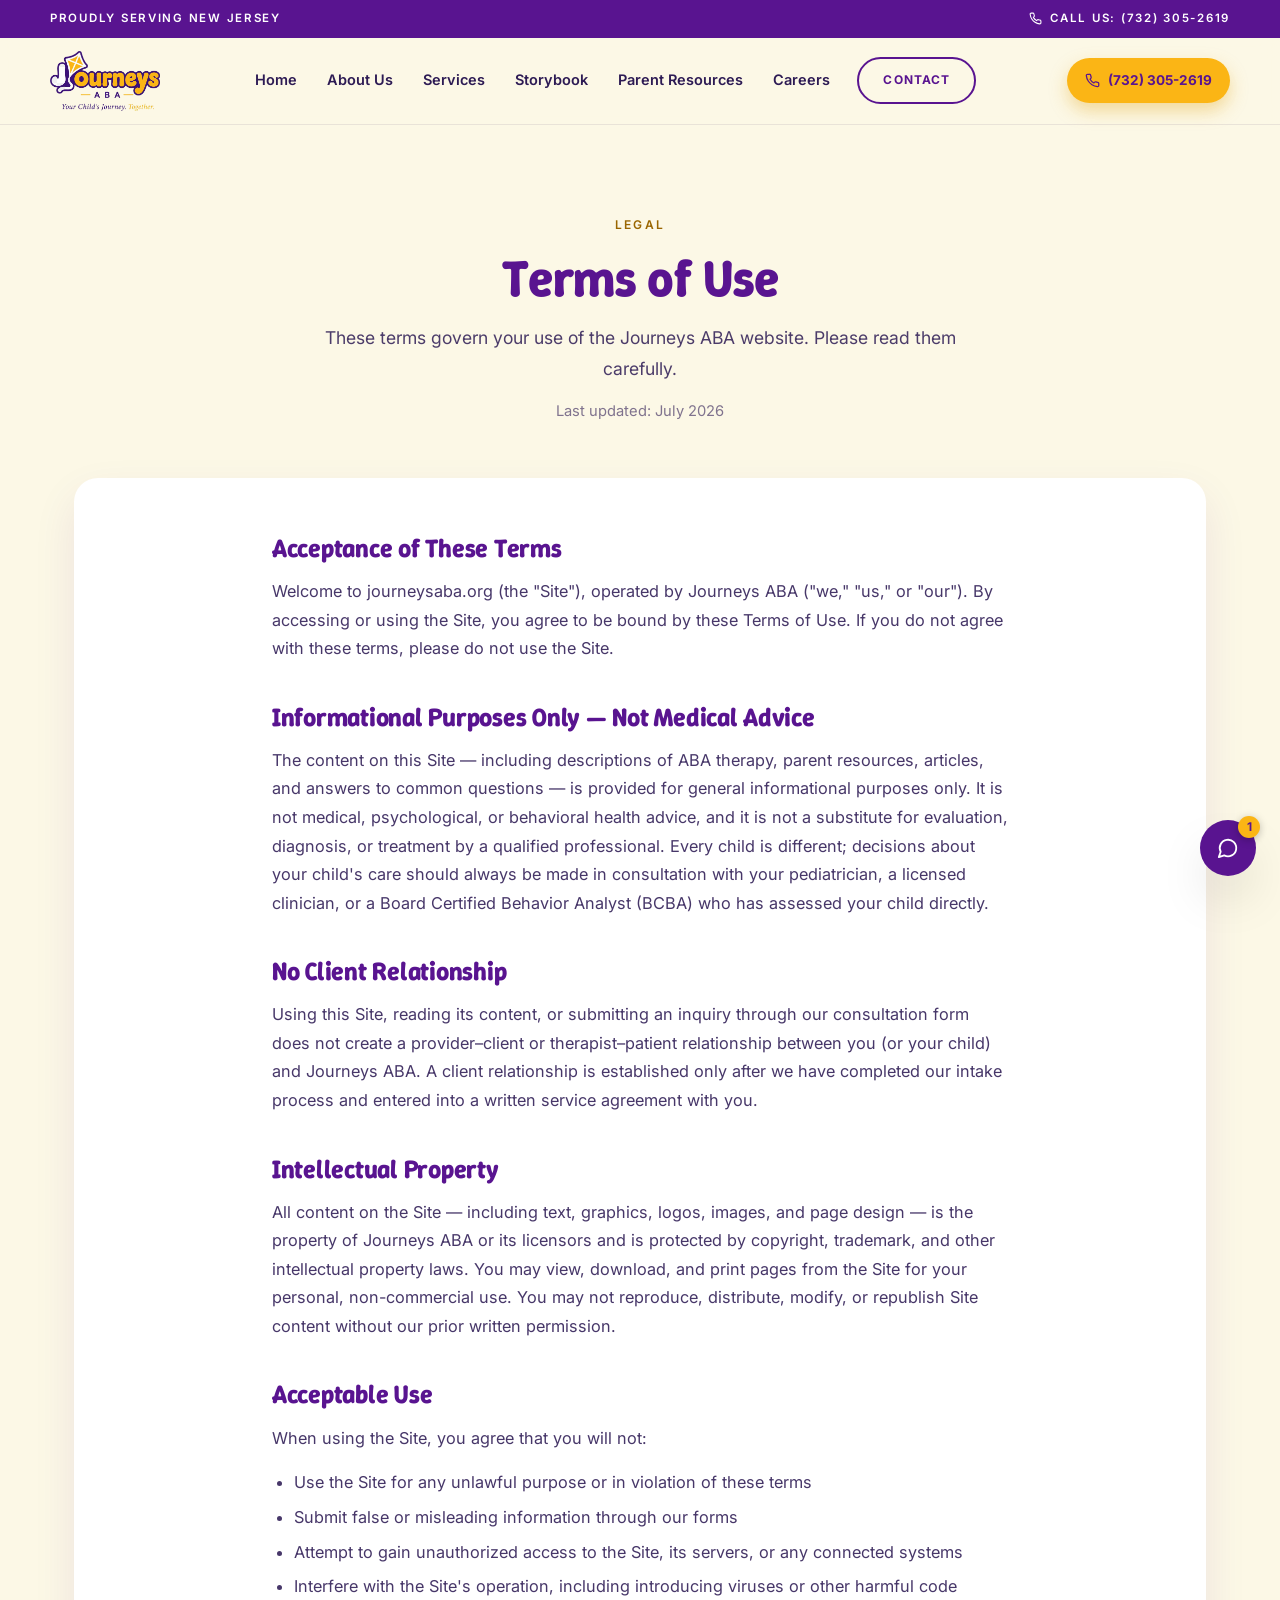
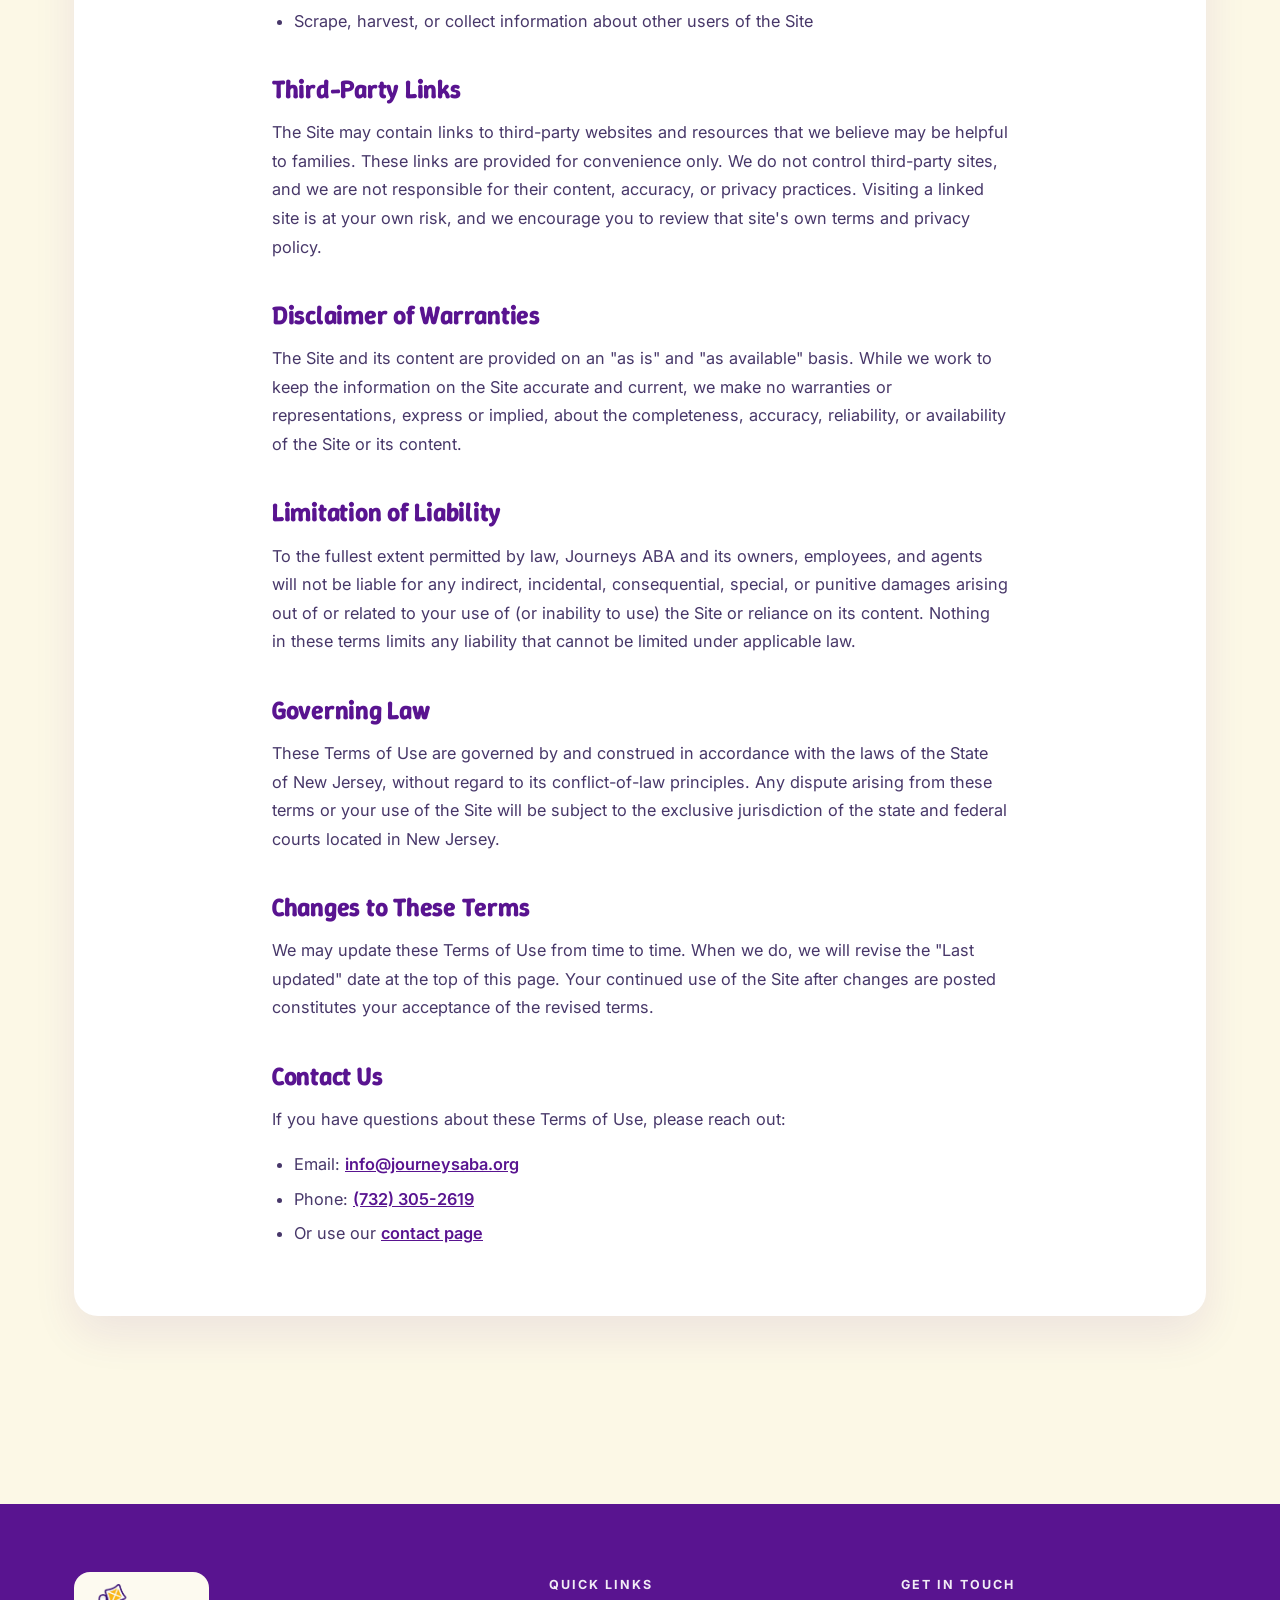
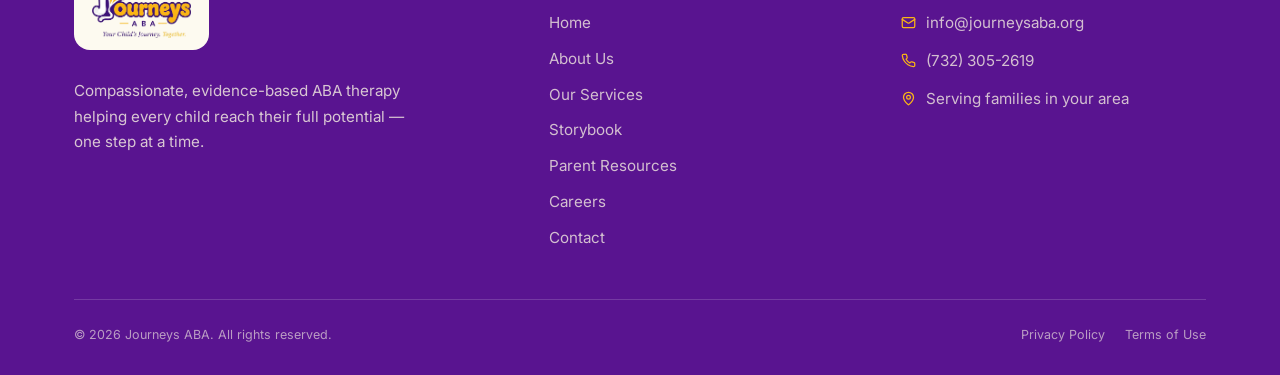
<file: terms.html>
<!doctype html>
<html lang="en">
<head>
<meta charset="utf-8">
<meta name="viewport" content="width=device-width, initial-scale=1">
<title>Terms of Use | Journeys ABA</title>
<meta name="description" content="Terms of Use for journeysaba.org — the conditions that apply when you visit and use the Journeys ABA website.">
<link rel="canonical" href="https://journeysaba.org/terms.html">
<meta property="og:title" content="Terms of Use | Journeys ABA">
<meta property="og:description" content="Terms of Use for journeysaba.org — the conditions that apply when you visit and use the Journeys ABA website.">
<meta property="og:type" content="website">
<meta property="og:url" content="https://journeysaba.org/terms.html">
<meta property="og:site_name" content="Journeys ABA">
<meta property="og:image" content="https://journeysaba.org/images/og-card.jpg">
<meta property="og:image:alt" content="A Journeys ABA therapist working through picture flashcards with a young boy at a table">
<meta name="twitter:card" content="summary_large_image">
<meta name="theme-color" content="#591490">
<link rel="icon" href="images/favicon.ico">
<link rel="preconnect" href="https://fonts.googleapis.com">
<link rel="preconnect" href="https://fonts.gstatic.com" crossorigin>
<link href="https://fonts.googleapis.com/css2?family=Inter:wght@400;500;600;700&amp;family=Winky+Sans:wght@500;600;700&amp;display=swap" rel="stylesheet">
<link rel="stylesheet" href="home.css">
<style>
  .page-hero .updated { margin: 14px auto 0; font-size: .92rem; color: rgba(45, 27, 84, .6); }
  .legal-card { background: #fff; border-radius: 24px; padding: clamp(28px, 5vw, 56px); box-shadow: 0 18px 44px rgba(89, 20, 144, .09); }
  .legal-card .prose h2:first-of-type { margin-top: 0; }
</style>
</head>
<body>

  <!-- 1. Top bar -->
  <div class="topbar">
    <div class="container topbar-inner">
      <span>Proudly Serving New Jersey</span>
      <a href="tel:+17323052619" aria-label="Call Journeys ABA at (732) 305-2619">
        <svg xmlns="http://www.w3.org/2000/svg" width="13" height="13" viewBox="0 0 24 24" fill="none" stroke="currentColor" stroke-width="2" stroke-linecap="round" stroke-linejoin="round" aria-hidden="true"><path d="M22 16.92v3a2 2 0 0 1-2.18 2 19.79 19.79 0 0 1-8.63-3.07 19.5 19.5 0 0 1-6-6 19.79 19.79 0 0 1-3.07-8.67A2 2 0 0 1 4.11 2h3a2 2 0 0 1 2 1.72 12.84 12.84 0 0 0 .7 2.81 2 2 0 0 1-.45 2.11L8.09 9.91a16 16 0 0 0 6 6l1.27-1.27a2 2 0 0 1 2.11-.45 12.84 12.84 0 0 0 2.81.7A2 2 0 0 1 22 16.92z"></path></svg>
        Call Us: (732) 305-2619
      </a>
    </div>
  </div>

  <!-- 2. Header -->
  <header class="site-header" id="siteHeader">
    <div class="container header-inner">
      <a class="logo" href="index.html" aria-label="Journeys ABA — Home">
        <img src="images/assets-journeys-logo-transparent.png" alt="Journeys ABA logo — Your Child's Journey. Together.">
      </a>
      <nav class="nav" id="siteNav" aria-label="Main navigation">
        <a class="nav-link" href="index.html">Home</a>
        <a class="nav-link" href="about.html">About Us</a>
        <a class="nav-link" href="services.html">Services</a>
        <a class="nav-link" href="storybook.html">Storybook</a>
        <a class="nav-link" href="resources.html">Parent Resources</a>
        <a class="nav-link" href="careers.html">Careers</a>
        <a class="btn btn--nav-contact" href="contact.html">Contact</a>
      </nav>
      <a class="phone-pill" href="tel:+17323052619" aria-label="Call Journeys ABA at (732) 305-2619">
        <svg xmlns="http://www.w3.org/2000/svg" width="15" height="15" viewBox="0 0 24 24" fill="none" stroke="currentColor" stroke-width="2" stroke-linecap="round" stroke-linejoin="round" aria-hidden="true"><path d="M22 16.92v3a2 2 0 0 1-2.18 2 19.79 19.79 0 0 1-8.63-3.07 19.5 19.5 0 0 1-6-6 19.79 19.79 0 0 1-3.07-8.67A2 2 0 0 1 4.11 2h3a2 2 0 0 1 2 1.72 12.84 12.84 0 0 0 .7 2.81 2 2 0 0 1-.45 2.11L8.09 9.91a16 16 0 0 0 6 6l1.27-1.27a2 2 0 0 1 2.11-.45 12.84 12.84 0 0 0 2.81.7A2 2 0 0 1 22 16.92z"></path></svg>
        <span class="phone-num">(732) 305-2619</span>
      </a>
      <button class="menu-toggle" id="menuToggle" type="button" aria-expanded="false" aria-controls="siteNav" aria-label="Toggle menu">
        <svg class="icon-menu" xmlns="http://www.w3.org/2000/svg" width="22" height="22" viewBox="0 0 24 24" fill="none" stroke="currentColor" stroke-width="2" stroke-linecap="round" stroke-linejoin="round" aria-hidden="true"><line x1="4" x2="20" y1="6" y2="6"></line><line x1="4" x2="20" y1="12" y2="12"></line><line x1="4" x2="20" y1="18" y2="18"></line></svg>
        <svg class="icon-close" xmlns="http://www.w3.org/2000/svg" width="22" height="22" viewBox="0 0 24 24" fill="none" stroke="currentColor" stroke-width="2" stroke-linecap="round" stroke-linejoin="round" aria-hidden="true"><path d="M18 6 6 18"></path><path d="m6 6 12 12"></path></svg>
      </button>
    </div>
  </header>

  <main>

    <!-- 3. Page hero -->
    <section class="page-hero">
      <div class="container">
        <span class="eyebrow reveal">Legal</span>
        <h1 class="reveal" style="--d:.05s">Terms of Use</h1>
        <p class="lead reveal" style="--d:.1s">These terms govern your use of the Journeys ABA website. Please read them carefully.</p>
        <p class="updated reveal" style="--d:.15s">Last updated: July 2026</p>
      </div>
    </section>

    <!-- 4. Terms -->
    <section class="section" style="padding-top:0;">
      <div class="container">
        <div class="legal-card reveal">
          <div class="prose">

            <h2>Acceptance of These Terms</h2>
            <p>Welcome to journeysaba.org (the "Site"), operated by Journeys ABA ("we," "us," or "our"). By accessing or using the Site, you agree to be bound by these Terms of Use. If you do not agree with these terms, please do not use the Site.</p>

            <h2>Informational Purposes Only — Not Medical Advice</h2>
            <p>The content on this Site — including descriptions of ABA therapy, parent resources, articles, and answers to common questions — is provided for general informational purposes only. It is not medical, psychological, or behavioral health advice, and it is not a substitute for evaluation, diagnosis, or treatment by a qualified professional. Every child is different; decisions about your child's care should always be made in consultation with your pediatrician, a licensed clinician, or a Board Certified Behavior Analyst (BCBA) who has assessed your child directly.</p>

            <h2>No Client Relationship</h2>
            <p>Using this Site, reading its content, or submitting an inquiry through our consultation form does not create a provider–client or therapist–patient relationship between you (or your child) and Journeys ABA. A client relationship is established only after we have completed our intake process and entered into a written service agreement with you.</p>

            <h2>Intellectual Property</h2>
            <p>All content on the Site — including text, graphics, logos, images, and page design — is the property of Journeys ABA or its licensors and is protected by copyright, trademark, and other intellectual property laws. You may view, download, and print pages from the Site for your personal, non-commercial use. You may not reproduce, distribute, modify, or republish Site content without our prior written permission.</p>

            <h2>Acceptable Use</h2>
            <p>When using the Site, you agree that you will not:</p>
            <ul>
              <li>Use the Site for any unlawful purpose or in violation of these terms</li>
              <li>Submit false or misleading information through our forms</li>
              <li>Attempt to gain unauthorized access to the Site, its servers, or any connected systems</li>
              <li>Interfere with the Site's operation, including introducing viruses or other harmful code</li>
              <li>Scrape, harvest, or collect information about other users of the Site</li>
            </ul>

            <h2>Third-Party Links</h2>
            <p>The Site may contain links to third-party websites and resources that we believe may be helpful to families. These links are provided for convenience only. We do not control third-party sites, and we are not responsible for their content, accuracy, or privacy practices. Visiting a linked site is at your own risk, and we encourage you to review that site's own terms and privacy policy.</p>

            <h2>Disclaimer of Warranties</h2>
            <p>The Site and its content are provided on an "as is" and "as available" basis. While we work to keep the information on the Site accurate and current, we make no warranties or representations, express or implied, about the completeness, accuracy, reliability, or availability of the Site or its content.</p>

            <h2>Limitation of Liability</h2>
            <p>To the fullest extent permitted by law, Journeys ABA and its owners, employees, and agents will not be liable for any indirect, incidental, consequential, special, or punitive damages arising out of or related to your use of (or inability to use) the Site or reliance on its content. Nothing in these terms limits any liability that cannot be limited under applicable law.</p>

            <h2>Governing Law</h2>
            <p>These Terms of Use are governed by and construed in accordance with the laws of the State of New Jersey, without regard to its conflict-of-law principles. Any dispute arising from these terms or your use of the Site will be subject to the exclusive jurisdiction of the state and federal courts located in New Jersey.</p>

            <h2>Changes to These Terms</h2>
            <p>We may update these Terms of Use from time to time. When we do, we will revise the "Last updated" date at the top of this page. Your continued use of the Site after changes are posted constitutes your acceptance of the revised terms.</p>

            <h2>Contact Us</h2>
            <p>If you have questions about these Terms of Use, please reach out:</p>
            <ul>
              <li>Email: <a href="mailto:info@journeysaba.org">info@journeysaba.org</a></li>
              <li>Phone: <a href="tel:7323052619">(732) 305-2619</a></li>
              <li>Or use our <a href="contact.html">contact page</a></li>
            </ul>

          </div>
        </div>
      </div>
    </section>

  </main>

  <!-- 5. Footer -->
  <footer class="footer">
    <div class="container">
      <div class="footer-grid">
        <div>
          <div class="footer-logo-chip">
            <img src="images/assets-journeys-logo-transparent.png" alt="Journeys ABA logo — Your Child's Journey. Together.">
          </div>
          <p class="footer-tagline">Compassionate, evidence-based ABA therapy helping every child reach their full potential — one step at a time.</p>
        </div>
        <div>
          <h4>Quick Links</h4>
          <nav class="footer-links" aria-label="Footer navigation">
            <a href="index.html">Home</a>
            <a href="about.html">About Us</a>
            <a href="services.html">Our Services</a>
            <a href="storybook.html">Storybook</a>
            <a href="resources.html">Parent Resources</a>
            <a href="careers.html">Careers</a>
            <a href="contact.html">Contact</a>
          </nav>
        </div>
        <div>
          <h4>Get In Touch</h4>
          <div class="footer-contact">
            <a href="mailto:info@journeysaba.org">
              <svg xmlns="http://www.w3.org/2000/svg" width="15" height="15" viewBox="0 0 24 24" fill="none" stroke="currentColor" stroke-width="2" stroke-linecap="round" stroke-linejoin="round" aria-hidden="true"><rect width="20" height="16" x="2" y="4" rx="2"></rect><path d="m22 7-8.97 5.7a1.94 1.94 0 0 1-2.06 0L2 7"></path></svg>
              info@journeysaba.org
            </a>
            <a href="tel:+17323052619">
              <svg xmlns="http://www.w3.org/2000/svg" width="15" height="15" viewBox="0 0 24 24" fill="none" stroke="currentColor" stroke-width="2" stroke-linecap="round" stroke-linejoin="round" aria-hidden="true"><path d="M22 16.92v3a2 2 0 0 1-2.18 2 19.79 19.79 0 0 1-8.63-3.07 19.5 19.5 0 0 1-6-6 19.79 19.79 0 0 1-3.07-8.67A2 2 0 0 1 4.11 2h3a2 2 0 0 1 2 1.72 12.84 12.84 0 0 0 .7 2.81 2 2 0 0 1-.45 2.11L8.09 9.91a16 16 0 0 0 6 6l1.27-1.27a2 2 0 0 1 2.11-.45 12.84 12.84 0 0 0 2.81.7A2 2 0 0 1 22 16.92z"></path></svg>
              (732) 305-2619
            </a>
            <span class="footer-line">
              <svg xmlns="http://www.w3.org/2000/svg" width="15" height="15" viewBox="0 0 24 24" fill="none" stroke="currentColor" stroke-width="2" stroke-linecap="round" stroke-linejoin="round" aria-hidden="true"><path d="M20 10c0 4.993-5.539 10.193-7.399 11.799a1 1 0 0 1-1.202 0C9.539 20.193 4 14.993 4 10a8 8 0 0 1 16 0"></path><circle cx="12" cy="10" r="3"></circle></svg>
              Serving families in your area
            </span>
          </div>
        </div>
      </div>
      <div class="footer-bottom">
        <p style="margin:0;">© 2026 Journeys ABA. All rights reserved.</p>
        <nav aria-label="Legal">
          <a href="privacy.html">Privacy Policy</a>
          <a href="terms.html">Terms of Use</a>
        </nav>
      </div>
    </div>
  </footer>

  <!-- 6. Chat assistant (same widget as the rest of the site; site.js rebuilds the popup into the AI chat) -->
  <div id="lsb-chat-pop" style="display:none;position:fixed;bottom:92px;right:24px;z-index:70;background:#fff;border-radius:16px;box-shadow:0 20px 40px rgba(0,0,0,.18);padding:20px;width:280px;font-family:'Open Sans',sans-serif;"><h4 style="font-family:Nunito,sans-serif;font-weight:800;color:#591490;font-size:17px;margin-bottom:10px;">Questions? We're here.</h4><a href="tel:+17323052619" style="display:block;padding:10px 12px;margin-bottom:8px;background:#F1EBF9;border-radius:10px;color:#591490;font-weight:700;text-decoration:none;">&#128222; Call (732) 305-2619</a><a href="mailto:info@journeysaba.org" style="display:block;padding:10px 12px;margin-bottom:8px;background:#F1EBF9;border-radius:10px;color:#591490;font-weight:700;text-decoration:none;">&#9993;&#65039; info@journeysaba.org</a><a href="contact.html" style="display:block;padding:10px 12px;background:#FBB515;border-radius:10px;color:#591490;font-weight:700;text-decoration:none;text-align:center;">Request a Free Consultation</a></div>
  <button id="lsb-chat" style="position:fixed;bottom:24px;right:24px;z-index:50;width:56px;height:56px;border-radius:9999px;background:#591490;color:#fff;border:0;cursor:pointer;box-shadow:0 25px 50px -12px rgba(0,0,0,.25);display:flex;align-items:center;justify-content:center;" aria-label="Contact us"><svg xmlns="http://www.w3.org/2000/svg" width="22" height="22" viewBox="0 0 24 24" fill="none" stroke="currentColor" stroke-width="2" stroke-linecap="round" stroke-linejoin="round"><path d="M7.9 20A9 9 0 1 0 4 16.1L2 22Z"></path></svg></button>

  <script>
    (function () {
      // Mobile menu toggle
      var header = document.getElementById('siteHeader');
      var toggle = document.getElementById('menuToggle');
      if (toggle) {
        toggle.addEventListener('click', function () {
          var open = header.classList.toggle('menu-open');
          toggle.setAttribute('aria-expanded', open ? 'true' : 'false');
        });
      }

      // Fade-up on scroll
      var items = document.querySelectorAll('.reveal');
      if ('IntersectionObserver' in window) {
        var io = new IntersectionObserver(function (entries) {
          entries.forEach(function (entry) {
            if (entry.isIntersecting) {
              entry.target.classList.add('is-in');
              io.unobserve(entry.target);
            }
          });
        }, { threshold: 0.12, rootMargin: '0px 0px -40px 0px' });
        items.forEach(function (el) { io.observe(el); });
      } else {
        items.forEach(function (el) { el.classList.add('is-in'); });
      }
    })();
  </script>

  <script>
    /* Chat bubble -> AI assistant (OpenAI via Cloudflare Worker proxy).
       Mirrors the chat init in site.js — site.js itself is not loaded here because
       its mobile-menu code would duplicate this page's own menu toggle. */
    (function () {
      var chat = document.getElementById('lsb-chat');
      if (!chat) return;
      var pop = document.getElementById('lsb-chat-pop');
      var CHAT_API = 'https://journeysaba-chat.avrumy95.workers.dev';
      var history = []; // {role, content} pairs sent to the assistant
      var busy = false;

      pop.style.width = 'min(340px, calc(100vw - 32px))';
      pop.style.padding = '0';
      pop.style.overflow = 'hidden';
      pop.innerHTML =
        '<div style="background:#591490;color:#fff;padding:14px 18px 14px 46px;position:relative;">' +
        '<button id="lsb-chat-x" type="button" aria-label="Close chat" style="position:absolute;left:10px;top:14px;width:28px;height:28px;border:0;border-radius:8px;background:rgba(255,255,255,.16);color:#fff;font-size:14px;line-height:1;cursor:pointer;">&#10005;</button>' +
          '<div style="font-family:Nunito,sans-serif;font-weight:800;font-size:16px;">Journeys ABA Assistant</div>' +
          '<div style="font-size:12px;opacity:.85;">Ask about ABA therapy, insurance, or getting started</div>' +
        '<button id="lsb-human" type="button" style="margin-top:9px;background:rgba(255,255,255,.14);border:1px solid rgba(255,255,255,.4);color:#fff;border-radius:999px;padding:5px 13px;font:600 11.5px Inter,sans-serif;cursor:pointer;">&#128100; Talk to a person</button>' +
        '</div>' +
        '<div id="lsb-chat-msgs" style="height:clamp(140px, calc(100vh - 360px), 300px);overflow-y:auto;padding:14px;background:#FAF7FE;display:flex;flex-direction:column;gap:8px;"></div>' +
        '<form id="lsb-chat-form" style="display:flex;gap:8px;padding:10px;border-top:1px solid #E9E2F4;background:#fff;">' +
          '<input id="lsb-chat-in" type="text" placeholder="Type your question&hellip;" autocomplete="off" maxlength="600" ' +
            'style="flex:1;border:1.5px solid #DFD3F0;border-radius:10px;padding:9px 12px;font-family:\'Open Sans\',sans-serif;font-size:14px;outline-color:#591490;" />' +
          '<button type="submit" aria-label="Send" style="background:#FBB515;color:#591490;border:0;border-radius:10px;width:42px;cursor:pointer;font-size:16px;">&#10148;</button>' +
        '</form>' +
        '<div style="padding:7px 12px;background:#fff;border-top:1px solid #EFE9F8;text-align:center;font-size:12px;">' +
          'Prefer to talk? <a href="tel:+17323052619" style="color:#9A6600;font-weight:700;text-decoration:none;">(732) 305-2619</a>' +
        '</div>';

      var closeEl = pop.querySelector('#lsb-chat-x');
      if (closeEl) closeEl.addEventListener('click', function (e) {
        e.stopPropagation();
        pop.style.display = 'none';
      });
      var msgsEl = pop.querySelector('#lsb-chat-msgs');
      var formEl = pop.querySelector('#lsb-chat-form');
      var inEl = pop.querySelector('#lsb-chat-in');

      function showHumanForm() {
        var existing = pop.querySelector('#lsb-hform');
        if (existing) { existing.scrollIntoView({ block: 'nearest' }); return; }
        var b = document.createElement('div');
        b.style.cssText = 'align-self:flex-start;background:#fff;color:#2D1B54;border:1px solid #E9E2F4;border-radius:14px 14px 14px 4px;padding:12px 13px;max-width:92%;font-size:13.5px;font-family:Inter,sans-serif;';
        b.innerHTML =
          '<div style="font-weight:700;margin-bottom:8px;">Happy to have a real person call you back! Just leave your details:</div>' +
          '<form id="lsb-hform">' +
            '<input name="name" required placeholder="Your name" style="width:100%;box-sizing:border-box;border:1.5px solid #DFD3F0;border-radius:9px;padding:8px 10px;margin-bottom:7px;font:13.5px Inter,sans-serif;" />' +
            '<input name="phone" required placeholder="Phone number" type="tel" style="width:100%;box-sizing:border-box;border:1.5px solid #DFD3F0;border-radius:9px;padding:8px 10px;margin-bottom:7px;font:13.5px Inter,sans-serif;" />' +
            '<input name="note" placeholder="What is it about? (optional)" style="width:100%;box-sizing:border-box;border:1.5px solid #DFD3F0;border-radius:9px;padding:8px 10px;margin-bottom:9px;font:13.5px Inter,sans-serif;" />' +
            '<button type="submit" style="width:100%;background:#591490;color:#fff;border:0;border-radius:999px;padding:10px;font:700 12.5px Inter,sans-serif;letter-spacing:.05em;cursor:pointer;">REQUEST A CALL BACK</button>' +
          '</form>';
        msgsEl.appendChild(b);
        msgsEl.scrollTop = msgsEl.scrollHeight;
        var hf = b.querySelector('#lsb-hform');
        hf.addEventListener('submit', function (ev) {
          ev.preventDefault();
          var btn = hf.querySelector('button');
          btn.disabled = true; btn.textContent = 'SENDING\u2026';
          fetch('https://bhwebs.com/jaba/callback', {
            method: 'POST',
            headers: { 'Content-Type': 'application/json', 'Accept': 'application/json' },
            body: JSON.stringify({
              _subject: 'Website chat: please call back',
              _template: 'table',
              name: hf.querySelector('[name=name]').value,
              phone: hf.querySelector('[name=phone]').value,
              about: hf.querySelector('[name=note]').value || '(not given)',
              page: location.pathname
            })
          }).then(function (r) { return r.json(); }).then(function () {
            b.innerHTML = '<b>Got it!</b> Someone from Journeys ABA will call you back as soon as possible \u2014 usually the same business day.';
            msgsEl.scrollTop = msgsEl.scrollHeight;
          }).catch(function () {
            b.innerHTML = 'Hmm, that didn\u2019t go through \u2014 please call us directly at <a href="tel:+17323052619" style="color:#591490;font-weight:700;">(732) 305-2619</a>.';
          });
        });
      }
      var humanBtn = pop.querySelector('#lsb-human');
      if (humanBtn) humanBtn.addEventListener('click', showHumanForm);

      function addMsg(text, who) {
        var b = document.createElement('div');
        b.style.cssText = who === 'user'
          ? 'align-self:flex-end;background:#591490;color:#fff;border-radius:14px 14px 4px 14px;padding:9px 13px;max-width:85%;font-size:14px;line-height:1.45;font-family:\'Open Sans\',sans-serif;white-space:pre-wrap;'
          : 'align-self:flex-start;background:#fff;color:#2D1B54;border:1px solid #E9E2F4;border-radius:14px 14px 14px 4px;padding:9px 13px;max-width:85%;font-size:14px;line-height:1.45;font-family:\'Open Sans\',sans-serif;white-space:pre-wrap;';
        b.textContent = text;
        msgsEl.appendChild(b);
        msgsEl.scrollTop = msgsEl.scrollHeight;
        return b;
      }

      addMsg('Hi! 👋 I’m the Journeys ABA assistant. Ask me anything about ABA therapy, our services, insurance, or how to get started!', 'bot');

      formEl.addEventListener('submit', function (e) {
        e.preventDefault();
        var q = inEl.value.replace(/^\s+|\s+$/g, '');
        if (!q || busy) return;
        inEl.value = '';
        addMsg(q, 'user');
        history.push({ role: 'user', content: q });
        if (/\b(real person|human|an agent|a person|someone (real|live)|speak (to|with) (someone|a person|a human)|talk (to|with) (someone|a person|a human)|call me( back)?)\b/i.test(q)) {
          showHumanForm();
          return;
        }
        busy = true;
        var typing = addMsg('• • •', 'bot');
        typing.style.opacity = '.55';
        fetch(CHAT_API, {
          method: 'POST',
          headers: { 'Content-Type': 'application/json' },
          body: JSON.stringify({ messages: history.slice(-10) }),
        }).then(function (r) { return r.json(); }).then(function (j) {
          var reply = (j && j.reply) || 'I’m having trouble right now — please call us at (732) 305-2619!';
          typing.style.opacity = '1';
          typing.textContent = reply;
          history.push({ role: 'assistant', content: reply });
          msgsEl.scrollTop = msgsEl.scrollHeight;
        }).catch(function () {
          typing.style.opacity = '1';
          typing.textContent = 'I’m having trouble connecting — please call us at (732) 305-2619 or use the form on our Contact page!';
        }).then(function () { busy = false; });
      });

      chat.addEventListener('click', function () {
        var open = pop.style.display === 'none';
        pop.style.display = open ? 'block' : 'none';
        if (open) inEl.focus();
      });
    })();
  </script>

  <script>
    /* Chat attention: pulse + badge until seen; auto-open once per session. */
    (function () {
      var btn = document.getElementById('lsb-chat');
      var pop = document.getElementById('lsb-chat-pop');
      if (!btn || !pop) return;
      var KEY = 'jabaChatSeen';
      function markSeen() {
        btn.classList.add('lsb-chat--seen');
        try { sessionStorage.setItem(KEY, '1'); } catch (e) {}
      }
      var seen = false;
      try { seen = !!sessionStorage.getItem(KEY); } catch (e) {}
      if (seen) { btn.classList.add('lsb-chat--seen'); }
      btn.addEventListener('click', markSeen);
      var isContact = /contact\.html/.test(location.pathname);
      if (!seen && !isContact) {
        setTimeout(function () {
          if (pop.style.display === 'none') {
            pop.classList.add('lsb-pop-in');
            pop.style.display = 'block';   /* open WITHOUT focusing the input */
            markSeen();
          }
        }, 6500);
      }
    })();
  </script>
<!-- Cloudflare Web Analytics (cookie-less visitor counts) --><script defer src="https://static.cloudflareinsights.com/beacon.min.js" data-cf-beacon='{"token": "ef79d286447949c0834d0aa6cc849296"}'></script>
</body>
</html>
</file>
<file: home.css>
/* ============================================================
   Journeys ABA — Site-wide stylesheet (all pages)
   Adept-style design language.
   ============================================================ */

:root {
  /* Brand palette. Gold #FBB515 is the logo's own gold. The purple is #591490,
     matched to viventium.com per the client — a lighter, less blue violet than
     the logo's #3B127A. Bright gold is a FILL colour only; gold text on light
     backgrounds uses --gold-ink so it stays readable. */
  --cream: #FCF8E6;
  --card: #FFFFFF;
  --card-tint: #FDFAF0;
  --ink: #2D1B54;
  --purple: #591490;
  --purple-deep: #421070;
  --purple-soft: #6A3E9B;
  --gold: #FBB515;
  --gold-deep: #E09C00;
  --gold-ink: #9A6600;
  --lilac: #D9C9EE;
  --pale: #E9E2F4;
  --shadow-card: 0 6px 22px rgba(45, 27, 84, .07);
  --shadow-soft: 0 16px 44px rgba(45, 27, 84, .10);
  --shadow-lift: 0 26px 60px rgba(45, 27, 84, .16);
  --radius-card: 24px;
  --radius-img: 30px;
  --font-head: "Winky Sans", "Trebuchet MS", sans-serif;
  --font-body: "Inter", "Helvetica Neue", Arial, sans-serif;
}

/* ---------- Reset / base ---------- */
*, *::before, *::after { box-sizing: border-box; }
html { scroll-behavior: smooth; }
body {
  margin: 0;
  font-family: var(--font-body);
  font-size: 16.5px;
  line-height: 1.7;
  color: var(--ink);
  background: var(--cream);
  -webkit-font-smoothing: antialiased;
  text-rendering: optimizeLegibility;
}
img { max-width: 100%; display: block; }
a { color: var(--purple); }

h1, h2, h3, h4 {
  font-family: var(--font-head);
  font-weight: 700;
  color: var(--purple);
  line-height: 1.14;
  margin: 0 0 .5em;
  letter-spacing: -0.01em;
}
p { margin: 0 0 1em; }

.container {
  max-width: 1180px;
  margin-inline: auto;
  padding-inline: 24px;
}

/* ---------- Utilities ---------- */
.eyebrow {
  display: inline-block;
  font-size: 12px;
  font-weight: 600;
  letter-spacing: .18em;
  text-transform: uppercase;
  color: var(--gold-ink);
  margin-bottom: 14px;
}
.eyebrow--purple { color: var(--purple); }

.two-tone .line-purple { color: var(--purple); display: block; }
.two-tone .line-gold { display: block; }

/* Flat gold display type, as drawn in the client's own brochure — no outline. */
.two-tone .line-gold,
.value-row .vnum,
.aspire-list li.aspire-final { color: var(--gold); }

.btn {
  display: inline-flex;
  align-items: center;
  justify-content: center;
  gap: 10px;
  border-radius: 999px;
  padding: 17px 32px;
  font-family: var(--font-body);
  font-size: 13px;
  font-weight: 700;
  letter-spacing: .09em;
  text-transform: uppercase;
  text-decoration: none;
  border: 2px solid transparent;
  cursor: pointer;
  transition: background-color .25s ease, color .25s ease, transform .25s ease, box-shadow .25s ease, border-color .25s ease;
}
.btn svg { flex: none; }
.btn:hover { transform: translateY(-2px); }
.btn:active { transform: translateY(0); }

.btn--purple { background: var(--purple); color: #fff; box-shadow: 0 10px 24px rgba(89, 20, 144, .28); }
.btn--purple:hover { background: var(--purple-deep); color: #fff; box-shadow: 0 16px 30px rgba(89, 20, 144, .34); }

.btn--gold { background: var(--gold); color: var(--purple); box-shadow: 0 10px 24px rgba(224, 156, 0, .34); }
.btn--gold:hover { background: var(--gold-deep); color: var(--purple); box-shadow: 0 16px 30px rgba(224, 156, 0, .4); }

.btn--outline-white { border-color: rgba(255, 255, 255, .65); color: #fff; background: transparent; }
.btn--outline-white:hover { background: rgba(255, 255, 255, .12); color: #fff; }

.link-arrow {
  display: inline-flex;
  align-items: center;
  gap: 8px;
  font-weight: 700;
  font-size: 15px;
  color: var(--purple);
  text-decoration: none;
  border-bottom: 2px solid transparent;
  transition: color .2s ease, gap .2s ease;
}
.link-arrow:hover { color: var(--gold-ink); gap: 12px; }

.section { padding: 92px 0; }
.section-head { max-width: 720px; margin: 0 auto 52px; text-align: center; }
.section-head h2 { font-size: clamp(1.9rem, 3.2vw, 2.6rem); }
.section-head .lead { font-size: 1.08rem; color: rgba(45, 27, 84, .82); margin: 0; }

/* ---------- Reveal on scroll ---------- */
.reveal {
  opacity: 0;
  transform: translateY(34px);
  transition: opacity .7s ease var(--d, 0s), transform .7s ease var(--d, 0s);
}
.reveal.is-in { opacity: 1; transform: none; }

/* Hover lift on the card-ish blocks. These all carry .reveal, so the reveal
   transition is re-stated here to keep the stagger, and the lift itself rides
   on `translate` so it can't fight the reveal's transform. */
.card, .step-card, .value-row {
  transition:
    opacity .7s ease var(--d, 0s), transform .7s ease var(--d, 0s),
    translate .35s ease, box-shadow .35s ease;
}
.card:hover, .step-card:hover {
  translate: 0 -5px;
  box-shadow: 0 22px 46px rgba(45, 27, 84, .14);
}
.value-row:hover { translate: 0 -3px; }

@media (prefers-reduced-motion: reduce) {
  html { scroll-behavior: auto; }
  .reveal { opacity: 1; transform: none; transition: none; }
  .card, .step-card, .value-row { transition: none; }
  .card:hover, .step-card:hover, .value-row:hover { translate: none; }
  .hero-kite svg { animation: none; }
}

/* ---------- Top bar ---------- */
.topbar { background: var(--purple); color: #fff; }
.topbar-inner {
  display: flex;
  align-items: center;
  justify-content: space-between;
  flex-wrap: wrap;
  gap: 4px 24px;
  padding: 9px 0;
  font-size: 11.5px;
  font-weight: 600;
  letter-spacing: .15em;
  text-transform: uppercase;
}
.topbar a { color: #fff; text-decoration: none; display: inline-flex; align-items: center; gap: 8px; }
.topbar a:hover { color: var(--gold); }
.topbar svg { flex: none; }

/* ---------- Header ---------- */
.site-header {
  position: sticky;
  top: 0;
  z-index: 60;
  background: rgba(252, 248, 230, .93);
  -webkit-backdrop-filter: blur(10px);
  backdrop-filter: blur(10px);
  border-bottom: 1px solid rgba(45, 27, 84, .09);
}
.header-inner {
  display: flex;
  align-items: center;
  justify-content: space-between;
  gap: 16px;
  padding: 13px 0;
  position: relative;
}
.logo { display: inline-flex; flex: none; }
.logo img { height: 60px; width: auto; }

.nav { display: flex; align-items: center; gap: 4px; }
.nav-link {
  padding: 9px 13px;
  border-radius: 999px;
  font-size: 14.5px;
  font-weight: 600;
  color: var(--ink);
  text-decoration: none;
  transition: color .2s ease, background-color .2s ease;
  white-space: nowrap;
}
.nav-link:hover { color: var(--purple); background: rgba(89, 20, 144, .08); }
.nav-link.is-active { color: var(--purple); background: rgba(89, 20, 144, .1); }

.btn--nav-contact {
  margin-left: 10px;
  padding: 11px 24px;
  font-size: 12px;
  border-color: var(--purple);
  color: var(--purple);
  background: transparent;
}
.btn--nav-contact:hover { background: var(--purple); color: #fff; }

.phone-pill {
  display: inline-flex;
  align-items: center;
  gap: 8px;
  margin-left: 8px;
  background: var(--gold);
  color: var(--purple);
  border-radius: 999px;
  padding: 11px 18px;
  font-size: 13.5px;
  font-weight: 700;
  text-decoration: none;
  white-space: nowrap;
  box-shadow: 0 8px 18px rgba(224, 156, 0, .34);
  transition: background-color .2s ease, transform .2s ease;
}
.phone-pill:hover { background: var(--gold-deep); transform: translateY(-1px); }
.phone-pill svg { flex: none; }

.menu-toggle {
  display: none;
  border: 0;
  background: rgba(89, 20, 144, .08);
  color: var(--purple);
  width: 44px;
  height: 44px;
  border-radius: 12px;
  align-items: center;
  justify-content: center;
  cursor: pointer;
}
.menu-toggle:hover { background: rgba(89, 20, 144, .16); }
.menu-toggle .icon-close { display: none; }
.site-header.menu-open .menu-toggle .icon-menu { display: none; }
.site-header.menu-open .menu-toggle .icon-close { display: block; }

/* ---------- Hero ---------- */
.hero { position: relative; padding: 34px 0 0; overflow: hidden; }
.hero-grid {
  display: grid;
  grid-template-columns: 1.04fr .96fr;
  gap: 60px;
  align-items: center;
}
.hero-copy { max-width: 560px; padding: 34px 0 54px; }
.hero h1 {
  font-size: clamp(2.4rem, 4.2vw, 3.55rem);
  margin-bottom: 22px;
}

/* Art panel: the photo sits on a stacked purple/gold petal, so the picture is
   contained on one side instead of running the full width behind the words. */
/* Cut-out photo standing straight on the cream — no frame, no shapes, per the
   client's mockup. WebP carries the alpha; the JPEG fallback is pre-composited
   onto --cream so it looks identical. */
.hero-art { position: relative; }
/* Soft lilac pool of light behind the figures so the cut-out melts into the
   page instead of sitting on it. */
.hero-art::before {
  content: "";
  position: absolute;
  z-index: 0;
  inset: -6% -10% 2% -14%;
  background: radial-gradient(58% 52% at 52% 58%, rgba(217, 201, 238, .55) 0%, rgba(233, 226, 244, .28) 55%, rgba(252, 248, 230, 0) 78%);
  pointer-events: none;
}
/* Grounding contact shadow under them. */
.hero-art::after {
  content: "";
  position: absolute;
  z-index: 0;
  left: 4%; right: 10%;
  bottom: -6px;
  height: 44px;
  background: radial-gradient(closest-side, rgba(45, 27, 84, .12), rgba(45, 27, 84, 0) 72%);
  pointer-events: none;
}
.hero-art picture { display: block; position: relative; z-index: 1; }
.hero-art img {
  width: 112%;
  max-width: none;
  margin-left: -8%;
  height: auto;
  /* A hair of blur feathers the cut-out's alpha edge so it doesn't read as a
     hard line on the cream, then a close contact shadow under two wider, softer
     ones instead of the single offset band. */
  /* NO blur() here: on 2-3x phone screens .35px CSS becomes a full device
     pixel of Gaussian over the faces — edge softness is baked into the
     image's alpha instead. */
  filter:
    drop-shadow(0 2px 3px rgba(45, 27, 84, .10))
    drop-shadow(0 14px 24px rgba(45, 27, 84, .10))
    drop-shadow(0 34px 54px rgba(45, 27, 84, .07));
}

/* Kites drifting behind the hero — the motif from the client's brochure. */
.hero-kite { position: absolute; z-index: 0; pointer-events: none; opacity: .9; }
/* The drift sits on the svg so the wrapper keeps its resting rotation. */
.hero-kite svg { width: 100%; height: auto; display: block; animation: kite-drift 9s ease-in-out infinite; }
.hero-kite--a { width: 76px; top: 26px; left: 1.5%; transform: rotate(-8deg); }
.hero-kite--b { width: 62px; top: 8px; right: 30%; transform: rotate(12deg); }
.hero-kite--b svg { animation-duration: 11.5s; animation-delay: -3.5s; }
@keyframes kite-drift {
  0%   { transform: translate(0, 0) rotate(0deg); }
  30%  { transform: translate(16px, -24px) rotate(4.5deg); }
  55%  { transform: translate(-6px, -38px) rotate(-2deg); }
  80%  { transform: translate(-14px, -12px) rotate(-4deg); }
  100% { transform: translate(0, 0) rotate(0deg); }
}

/* A kite that sails right across the hero every half-minute. */
.hero-kite--fly { width: 58px; top: 9%; left: -80px; opacity: 0; animation: kite-fly 34s linear 3s infinite; }
@keyframes kite-fly {
  0%   { transform: translate(0, 0) rotate(10deg); opacity: 0; }
  4%   { opacity: .85; }
  25%  { transform: translate(28vw, -26px) rotate(5deg); }
  50%  { transform: translate(56vw, 14px) rotate(12deg); }
  75%  { transform: translate(84vw, -20px) rotate(6deg); }
  96%  { opacity: .85; }
  100% { transform: translate(112vw, 2px) rotate(10deg); opacity: 0; }
}
/* Gold kite riding on the purple foot, as in the brochure's bottom corner. */
.foot-kite {
  position: absolute;
  z-index: 2;
  width: 74px;
  right: 3.5%;
  bottom: 6px;
  transform: rotate(9deg);
  pointer-events: none;
}
.foot-kite svg { animation: kite-drift 10s ease-in-out -2s infinite; }
.foot-kite svg { width: 100%; height: auto; display: block; }

/* Curved purple foot closing the hero, with the thin gold arc above it. */
.hero-foot { position: relative; margin-top: 46px; background: var(--purple); }
.hero-foot-curve {
  display: block;
  width: 100%;
  height: 92px;
  margin-bottom: -1px;
  position: relative;
  z-index: 1;
}
.hero-foot-inner { position: relative; z-index: 2; padding: 10px 24px 46px; }

.hero-badge-line {
  display: flex;
  align-items: center;
  justify-content: center;
  gap: 16px;
  margin: 34px 0 0;
  text-align: left;
}
.hero-badge {
  flex: none;
  width: 52px; height: 52px;
  border-radius: 50%;
  border: 2px solid var(--gold);
  color: var(--gold);
  display: flex; align-items: center; justify-content: center;
}
.hero-badge-text {
  font-family: var(--font-body);
  font-size: 13px;
  font-weight: 700;
  letter-spacing: .17em;
  text-transform: uppercase;
  line-height: 1.5;
  color: #fff;
}

/* Trust strip, sitting on the purple foot */
.hero-features {
  position: relative;
  z-index: 3;
  margin: 0;
  padding: 24px 8px;
  list-style: none;
  display: grid;
  grid-template-columns: repeat(4, 1fr);
  background: var(--card);
  border-radius: 26px;
  box-shadow: 0 18px 42px rgba(18, 5, 38, .30);
}
.hero-features li { display: flex; align-items: flex-start; gap: 14px; padding: 6px 22px; }
.hero-features li + li { border-left: 1px solid rgba(45, 27, 84, .09); }
.hero-features .hf-ico {
  flex: none;
  width: 46px; height: 46px;
  border-radius: 50%;
  background: var(--pale);
  color: var(--purple);
  display: flex; align-items: center; justify-content: center;
  transition: transform .3s ease, background-color .3s ease;
}
.hero-features li:hover .hf-ico { transform: rotate(-8deg) scale(1.12); background: var(--gold); }
.hero-features b {
  display: block;
  font-family: var(--font-head);
  font-weight: 700;
  font-size: 1.02rem;
  line-height: 1.25;
  color: var(--purple);
  margin-bottom: 4px;
}
.hero-features b + span { display: block; font-size: .87rem; line-height: 1.5; color: rgba(45, 27, 84, .75); }
.hero-lead {
  font-size: 1.13rem;
  line-height: 1.75;
  color: rgba(45, 27, 84, .85);
  max-width: 33rem;
  margin-bottom: 30px;
}
.hero-ctas {
  display: flex;
  flex-wrap: wrap;
  align-items: center;
  gap: 16px 26px;
  margin-bottom: 34px;
}
.hero-chips { display: flex; flex-wrap: wrap; gap: 10px; }
.chip {
  display: inline-flex;
  align-items: center;
  gap: 9px;
  background: var(--card);
  border: 1px solid var(--pale);
  border-radius: 999px;
  padding: 9px 17px;
  font-size: 13px;
  font-weight: 600;
  color: var(--ink);
  box-shadow: var(--shadow-card);
}
.chip svg { flex: none; color: var(--gold-ink); }
.chip--gold svg { color: var(--purple); }


/* ---------- What is ABA ---------- */
.aba-cards {
  display: grid;
  grid-template-columns: 1fr 1fr;
  gap: 28px;
}
.card {
  background: var(--card);
  border-radius: var(--radius-card);
  padding: 40px 38px;
  box-shadow: var(--shadow-card);
  border: 1px solid rgba(45, 27, 84, .05);

}
.card h3 { font-size: 1.45rem; margin-bottom: 14px; }
.card p { color: rgba(45, 27, 84, .85); font-size: .99rem; margin: 0; }
.card p + p { margin-top: .9em; }
.card-icon {
  width: 52px;
  height: 52px;
  border-radius: 16px;
  display: flex;
  align-items: center;
  justify-content: center;
  margin-bottom: 20px;
  color: var(--purple);
}
.card-icon--pale { background: rgba(233, 226, 244, .7); }
.card-icon--butter { background: rgba(251, 181, 21, .35); }

/* ---------- Values ---------- */
.values { background: var(--card-tint); border-block: 1px solid rgba(45, 27, 84, .05); }
.values .section-head h2 { font-size: clamp(1.9rem, 3.2vw, 2.55rem); }
.values-list {
  max-width: 780px;
  margin: 0 auto;
  display: flex;
  flex-direction: column;
  gap: 42px;
}
.value-row {
  display: grid;
  grid-template-columns: 66px 1fr;
  column-gap: 20px;
  align-items: baseline;
}
.value-row.reveal.is-in .vnum { animation: num-pop .65s cubic-bezier(.34, 1.56, .64, 1) both; }
@keyframes num-pop {
  from { transform: scale(.3) rotate(-8deg); opacity: 0; }
  to   { transform: scale(1) rotate(0); opacity: 1; }
}
.value-row .vnum {
  grid-row: span 2;
  font-family: var(--font-head);
  font-weight: 700;
  font-size: 3rem;
  line-height: 1;
}
.value-row h3 { font-size: 1.5rem; margin-bottom: 6px; }
.value-row p { font-size: 1.02rem; line-height: 1.7; color: rgba(45, 27, 84, .82); margin: 0; }

/* ---------- Aspire ---------- */
.aspire { background: var(--card-tint); }
.aspire-list {
  list-style: none;
  margin: 6px 0 0;
  padding: 0;
  text-align: center;
  display: flex;
  flex-direction: column;
  gap: 16px;
}
.aspire-list li {
  font-family: var(--font-head);
  font-weight: 600;
  font-size: clamp(1.3rem, 2.4vw, 1.75rem);
  color: var(--purple);
}
.aspire-list li:nth-child(even) { color: var(--ink); }
.aspire-list li.aspire-final { font-size: clamp(1.7rem, 3vw, 2.3rem); margin-top: 8px; }

/* ---------- Services ---------- */
.svc-row {
  display: grid;
  grid-template-columns: 1fr 1fr;
  gap: 64px;
  align-items: center;
  padding: 38px 0;
}
.svc-media { position: relative; }
.svc-media img {
  width: 100%;
  aspect-ratio: 4 / 3;
  object-fit: cover;
  border-radius: var(--radius-img);
  border: 10px solid #fff;
  box-shadow: var(--shadow-soft);
}
.svc-row--flip .svc-media { order: 2; }
.svc-row--flip .svc-copy { order: 1; }
.svc-copy h3 { font-size: clamp(1.5rem, 2.4vw, 1.85rem); margin-bottom: 14px; }
.svc-copy p { color: rgba(45, 27, 84, .85); max-width: 32rem; }
.svc-tags { display: flex; flex-wrap: wrap; gap: 8px; margin: 0 0 22px; padding: 0; list-style: none; }
.svc-tags li {
  font-size: 12px;
  font-weight: 600;
  letter-spacing: .02em;
  border-radius: 999px;
  padding: 6px 14px;
  color: var(--ink);
}
.tag--butter { background: rgba(251, 181, 21, .32); }
.tag--lilac { background: rgba(217, 201, 238, .42); }
.tag--pale { background: rgba(233, 226, 244, .75); }

/* ---------- Get started ---------- */
.steps {
  display: grid;
  grid-template-columns: repeat(4, 1fr);
  gap: 22px;
}
.step-card {
  background: var(--card);
  border-radius: var(--radius-card);
  padding: 32px 28px;
  box-shadow: var(--shadow-card);
  border: 1px solid rgba(45, 27, 84, .05);

}
.step-num {
  width: 44px;
  height: 44px;
  border-radius: 50%;
  background: var(--gold);
  color: var(--purple);
  font-family: var(--font-head);
  font-weight: 700;
  font-size: 1.05rem;
  display: flex;
  align-items: center;
  justify-content: center;
  margin-bottom: 18px;
  box-shadow: 0 6px 14px rgba(224, 156, 0, .35);
}
.step-card h3 { font-size: 1.16rem; margin-bottom: 8px; }
.step-card p { font-size: .92rem; line-height: 1.62; color: rgba(45, 27, 84, .82); margin: 0; }
.insurance-note {
  text-align: center;
  margin: 44px auto 0;
  max-width: 620px;
  font-size: .98rem;
  color: rgba(45, 27, 84, .85);
}
.insurance-note a { font-weight: 700; color: var(--purple); }
.insurance-note a:hover { color: var(--gold-ink); }

/* ---------- Storybook teaser ---------- */
.storybook-band {
  background: rgba(217, 201, 238, .35);
  border-radius: 36px;
  padding: 64px 60px;
  display: grid;
  grid-template-columns: 1.05fr .95fr;
  gap: 56px;
  align-items: center;
}
.storybook-band h2 { font-size: clamp(1.8rem, 3vw, 2.45rem); }
.storybook-band p { color: rgba(45, 27, 84, .85); max-width: 30rem; margin-bottom: 28px; }
.storybook-band img { animation: gentle-bob 6.5s ease-in-out infinite; }
@keyframes gentle-bob {
  0%, 100% { transform: translateY(0) rotate(0deg); }
  50%      { transform: translateY(-10px) rotate(.8deg); }
}
.storybook-band img {
  width: 100%;
  aspect-ratio: 3 / 2;
  object-fit: cover;
  border-radius: 26px;
  border: 8px solid #fff;
  box-shadow: var(--shadow-soft);
}

/* ---------- Final CTA ---------- */
.cta-band {
  position: relative;
  overflow: hidden;
  background: var(--purple);
  border-radius: 36px;
  padding: 82px 56px;
  text-align: center;
  color: #fff;
  box-shadow: var(--shadow-lift);
}
.cta-band h2 { color: #fff; font-size: clamp(2rem, 3.4vw, 2.7rem); margin-bottom: 14px; }
.cta-band p { color: rgba(255, 255, 255, .85); max-width: 34rem; margin: 0 auto 34px; font-size: 1.06rem; }
.cta-actions { display: flex; flex-wrap: wrap; justify-content: center; gap: 16px; }

/* ---------- Footer ---------- */
.footer {
  background: var(--purple);
  color: #fff;
  margin-top: 96px;
  padding: 68px 0 30px;
}
.footer-grid {
  display: grid;
  grid-template-columns: 1.4fr 1fr 1fr;
  gap: 48px;
  margin-bottom: 48px;
}
.footer-logo-chip {
  display: inline-block;
  background: var(--card-tint);
  border-radius: 16px;
  padding: 12px 18px;
  margin-bottom: 20px;
}
.footer-logo-chip img { height: 54px; width: auto; }
.footer-tagline { color: rgba(252, 248, 230, .78); font-size: .95rem; max-width: 22rem; margin: 0; }
.footer h4 {
  font-family: var(--font-body);
  font-size: 12.5px;
  font-weight: 700;
  letter-spacing: .16em;
  text-transform: uppercase;
  color: rgba(255, 255, 255, .92);
  margin: 6px 0 18px;
}
.footer-links { display: flex; flex-direction: column; gap: 10px; }
.footer-links a,
.footer-contact a {
  color: rgba(252, 248, 230, .75);
  text-decoration: none;
  font-size: .95rem;
  transition: color .2s ease;
}
.footer-links a:hover,
.footer-contact a:hover { color: #fff; }
.footer-contact { display: flex; flex-direction: column; gap: 12px; }
.footer-contact a,
.footer-contact .footer-line {
  display: inline-flex;
  align-items: center;
  gap: 10px;
}
.footer-contact .footer-line { color: rgba(252, 248, 230, .75); font-size: .95rem; }
.footer-contact svg { flex: none; color: var(--gold); }
.footer-bottom {
  border-top: 1px solid rgba(255, 255, 255, .16);
  padding-top: 24px;
  display: flex;
  flex-wrap: wrap;
  align-items: center;
  justify-content: space-between;
  gap: 10px 24px;
  font-size: 12.5px;
  color: rgba(252, 248, 230, .6);
}
.footer-bottom a { color: rgba(252, 248, 230, .6); text-decoration: none; }
.footer-bottom a:hover { color: #fff; }
.footer-bottom nav { display: flex; gap: 20px; }

/* ============================================================
   Responsive
   ============================================================ */
@media (max-width: 1120px) {
  .nav-link { padding: 9px 10px; font-size: 13.5px; }
  .phone-pill .phone-num { display: none; }
  .steps { grid-template-columns: repeat(2, 1fr); }
  .hero-grid { gap: 40px; }
  .hero-features { grid-template-columns: repeat(2, 1fr); gap: 6px 0; }
  .hero-features li:nth-child(3) { border-left: 0; }
  .hero-features li:nth-child(n+3) { border-top: 1px solid rgba(45, 27, 84, .09); padding-top: 18px; }
}

@media (max-width: 900px) {
  .section { padding: 70px 0; }

  /* Mobile menu */
  .menu-toggle { display: inline-flex; }
  .nav {
    display: none;
    position: absolute;
    top: 100%;
    left: 0;
    right: 0;
    flex-direction: column;
    align-items: stretch;
    gap: 4px;
    background: var(--cream);
    border-bottom: 1px solid rgba(45, 27, 84, .12);
    box-shadow: 0 24px 40px rgba(45, 27, 84, .12);
    padding: 14px 24px 24px;
  }
  .site-header.menu-open .nav { display: flex; }
  .nav-link { padding: 13px 14px; font-size: 16px; border-radius: 14px; }
  .btn--nav-contact { margin: 10px 0 0; }
  .phone-pill { margin-left: auto; }
  .phone-pill .phone-num { display: none; }

  .hero { padding-top: 18px; }
  .hero-kite { display: none; }   /* too tight beside the headline on small screens */
  .hero-grid { grid-template-columns: 1fr; gap: 34px; }
  .hero-copy { max-width: none; padding: 18px 0 0; }
  .hero-art { max-width: 560px; margin-inline: auto; }
  .hero-art img { width: 100%; margin-left: 0; }

  .aba-cards { grid-template-columns: 1fr; }
  .value-row { grid-template-columns: 46px 1fr; column-gap: 14px; }
  .value-row .vnum { font-size: 2.2rem; }

  .svc-row { grid-template-columns: 1fr; gap: 30px; padding: 28px 0; }
  .svc-row--flip .svc-media { order: 0; }
  .svc-row--flip .svc-copy { order: 1; }

  .storybook-band { grid-template-columns: 1fr; padding: 44px 32px; gap: 36px; }
  .cta-band { padding: 60px 30px; }

  .footer-grid { grid-template-columns: 1fr; gap: 36px; }
}

@media (max-width: 560px) {
  body { font-size: 16px; }
  .container { padding-inline: 20px; }
  .section { padding: 58px 0; }
  .topbar-inner { justify-content: center; text-align: center; }

  .logo img { height: 48px; }
  .hero h1 { font-size: 2.3rem; }
  .hero-lead { font-size: 1.04rem; }
  .btn { padding: 15px 26px; width: 100%; }
  .topbar a, .phone-pill { width: auto; }
  .hero-ctas .link-arrow { margin-inline: auto; }
  .hero-ctas, .cta-actions { flex-direction: column; align-items: stretch; }
  .cta-actions .btn { width: 100%; }

  .steps { grid-template-columns: 1fr; }
  .hero-features { grid-template-columns: 1fr; padding: 18px 6px; }
  .hero-features li + li { border-left: 0; }
  .hero-features li:nth-child(n+2) { border-top: 1px solid rgba(45, 27, 84, .09); padding-top: 16px; }
  .hero-art { max-width: none; }
  .hero-badge { width: 44px; height: 44px; }
  .hero-badge-text { font-size: 11.5px; letter-spacing: .12em; }
  .hero-badge-line { gap: 12px; margin-top: 26px; }
  .foot-kite { width: 54px; right: 5%; }
  .hero-foot-curve { height: 62px; }

  .card { padding: 30px 26px; }
  .storybook-band { padding: 36px 24px; border-radius: 26px; }
  .cta-band { border-radius: 26px; }
}

/* ---------- Inner pages: shared components ---------- */
.page-hero { padding: 84px 0 54px; text-align: center; }
.page-hero .eyebrow { justify-content: center; }
.page-hero h1 { font-size: clamp(2.2rem, 4vw, 3.2rem); max-width: 21ch; margin: 0 auto 16px; }
.page-hero .lead { font-size: 1.1rem; line-height: 1.75; color: rgba(45, 27, 84, .85); max-width: 44rem; margin: 0 auto; }

.prose { max-width: 46rem; margin: 0 auto; }
.prose h2 { font-size: 1.6rem; margin: 40px 0 14px; }
.prose h3 { font-size: 1.2rem; margin: 28px 0 10px; }
.prose p, .prose li { font-size: 1.02rem; line-height: 1.75; color: rgba(45, 27, 84, .88); }
.prose ul, .prose ol { padding-left: 22px; margin: 12px 0; }
.prose li { margin: 6px 0; }
.prose a { color: var(--purple); font-weight: 600; }

.form-card { background: var(--card); border-radius: var(--radius-card); box-shadow: var(--shadow-soft); padding: 38px 34px; }
.form-grid { display: grid; grid-template-columns: 1fr 1fr; gap: 18px; }
.form-grid .full { grid-column: 1 / -1; }
.field label { display: block; font-weight: 600; font-size: .92rem; margin-bottom: 7px; color: var(--ink); }
.field input, .field select, .field textarea {
  width: 100%; font-family: var(--font-body); font-size: 1rem; color: var(--ink);
  background: #fff; border: 1.5px solid var(--pale); border-radius: 12px; padding: 12px 14px;
}
.field input:focus, .field select:focus, .field textarea:focus { outline: 2px solid var(--purple); outline-offset: 1px; border-color: var(--purple); }
.field textarea { min-height: 130px; resize: vertical; }
@media (max-width: 700px) { .form-grid { grid-template-columns: 1fr; } .form-card { padding: 28px 20px; } }


/* ---------- Chat: pulse, badge, pop-in (button + popup are inline-styled in
   the page, so these hook the ids; pseudo-elements still apply) ---------- */
#lsb-chat::before {
  content: "";
  position: absolute;
  inset: 0;
  border-radius: 9999px;
  box-shadow: 0 0 0 0 rgba(89, 20, 144, .45);
  animation: chat-pulse 2.6s ease-out infinite;
  pointer-events: none;
}
#lsb-chat::after {                      /* unread dot */
  content: "1";
  position: absolute;
  top: -4px; right: -4px;
  width: 22px; height: 22px;
  border-radius: 50%;
  background: var(--gold);
  color: var(--purple);
  font: 700 12px/22px var(--font-body);
  text-align: center;
  box-shadow: 0 2px 8px rgba(0,0,0,.25);
}
#lsb-chat.lsb-chat--seen::before,
#lsb-chat.lsb-chat--seen::after { display: none; }

@keyframes chat-pulse {
  0%   { box-shadow: 0 0 0 0 rgba(89, 20, 144, .45); }
  70%  { box-shadow: 0 0 0 16px rgba(89, 20, 144, 0); }
  100% { box-shadow: 0 0 0 0 rgba(89, 20, 144, 0); }
}

#lsb-chat-pop.lsb-pop-in {
  animation: chat-pop .38s cubic-bezier(.34, 1.4, .64, 1) both;
  transform-origin: 92% 100%;
}
@keyframes chat-pop {
  from { opacity: 0; transform: scale(.6) translateY(14px); }
  to   { opacity: 1; transform: scale(1) translateY(0); }
}

@media (prefers-reduced-motion: reduce) {
  .hero-kite svg, .foot-kite svg { animation: none; }
  #lsb-chat::before { animation: none; box-shadow: none; }
  #lsb-chat-pop.lsb-pop-in { animation: none; }
  .card:hover, .step-card:hover { transform: none; }
}


/* Small kite drifting inside the purple CTA band. */
.cta-kite { position: absolute; width: 54px; right: 5%; top: 12%; opacity: .55; pointer-events: none; }
.cta-kite svg { width: 100%; height: auto; animation: kite-drift 12s ease-in-out -4s infinite; }
/* Kites on inner-page heroes (storybook). */
.page-hero { position: relative; }
.page-kite { position: absolute; pointer-events: none; opacity: .85; }
.page-kite svg { width: 100%; height: auto; animation: kite-drift 10s ease-in-out infinite; }
.page-kite--l { width: 64px; left: 5%; top: 18%; transform: rotate(-10deg); }
.page-kite--r { width: 52px; right: 7%; top: 8%; transform: rotate(11deg); }
.page-kite--r svg { animation-duration: 12.5s; animation-delay: -5s; }

@media (prefers-reduced-motion: reduce) {
  .hero-kite--fly, .cta-kite svg, .page-kite svg, .storybook-band img { animation: none; }
  .hero-kite--fly { opacity: 0; }
  .value-row.reveal.is-in .vnum { animation: none; }
}
</file>
